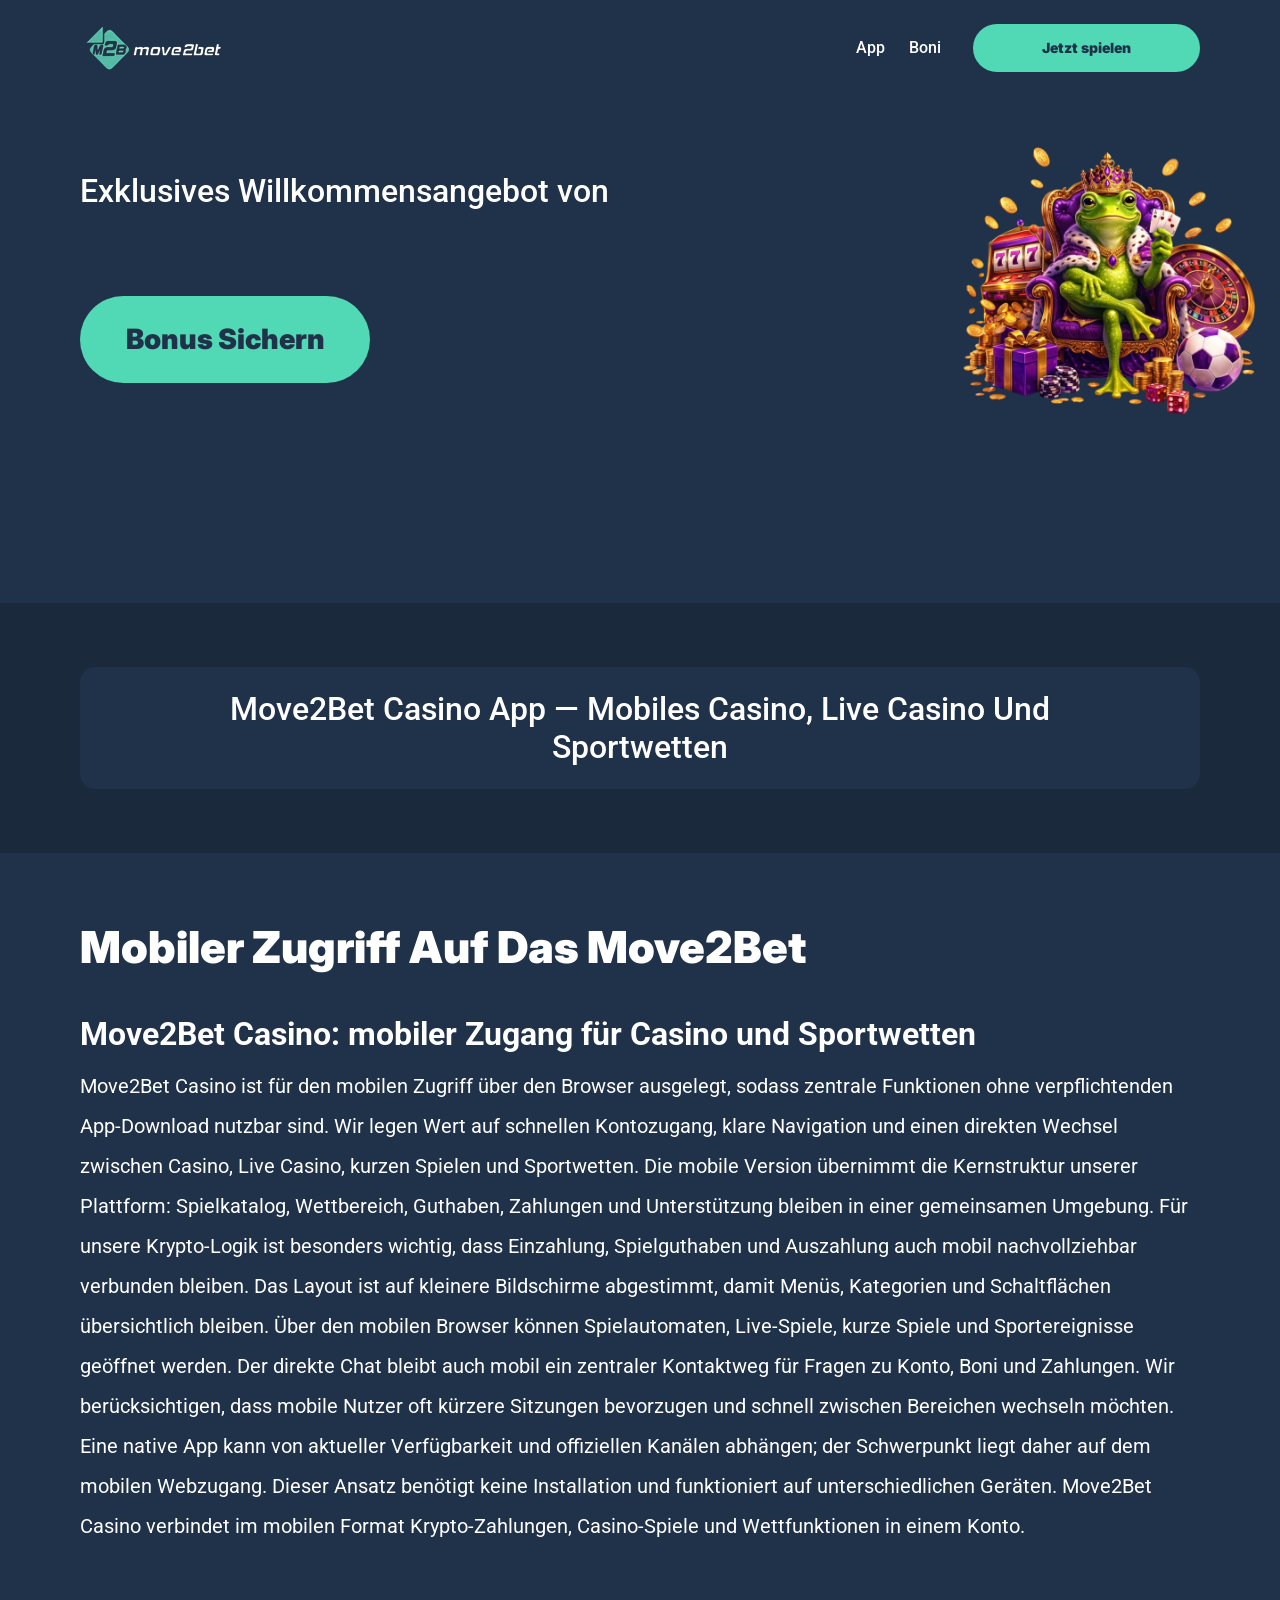
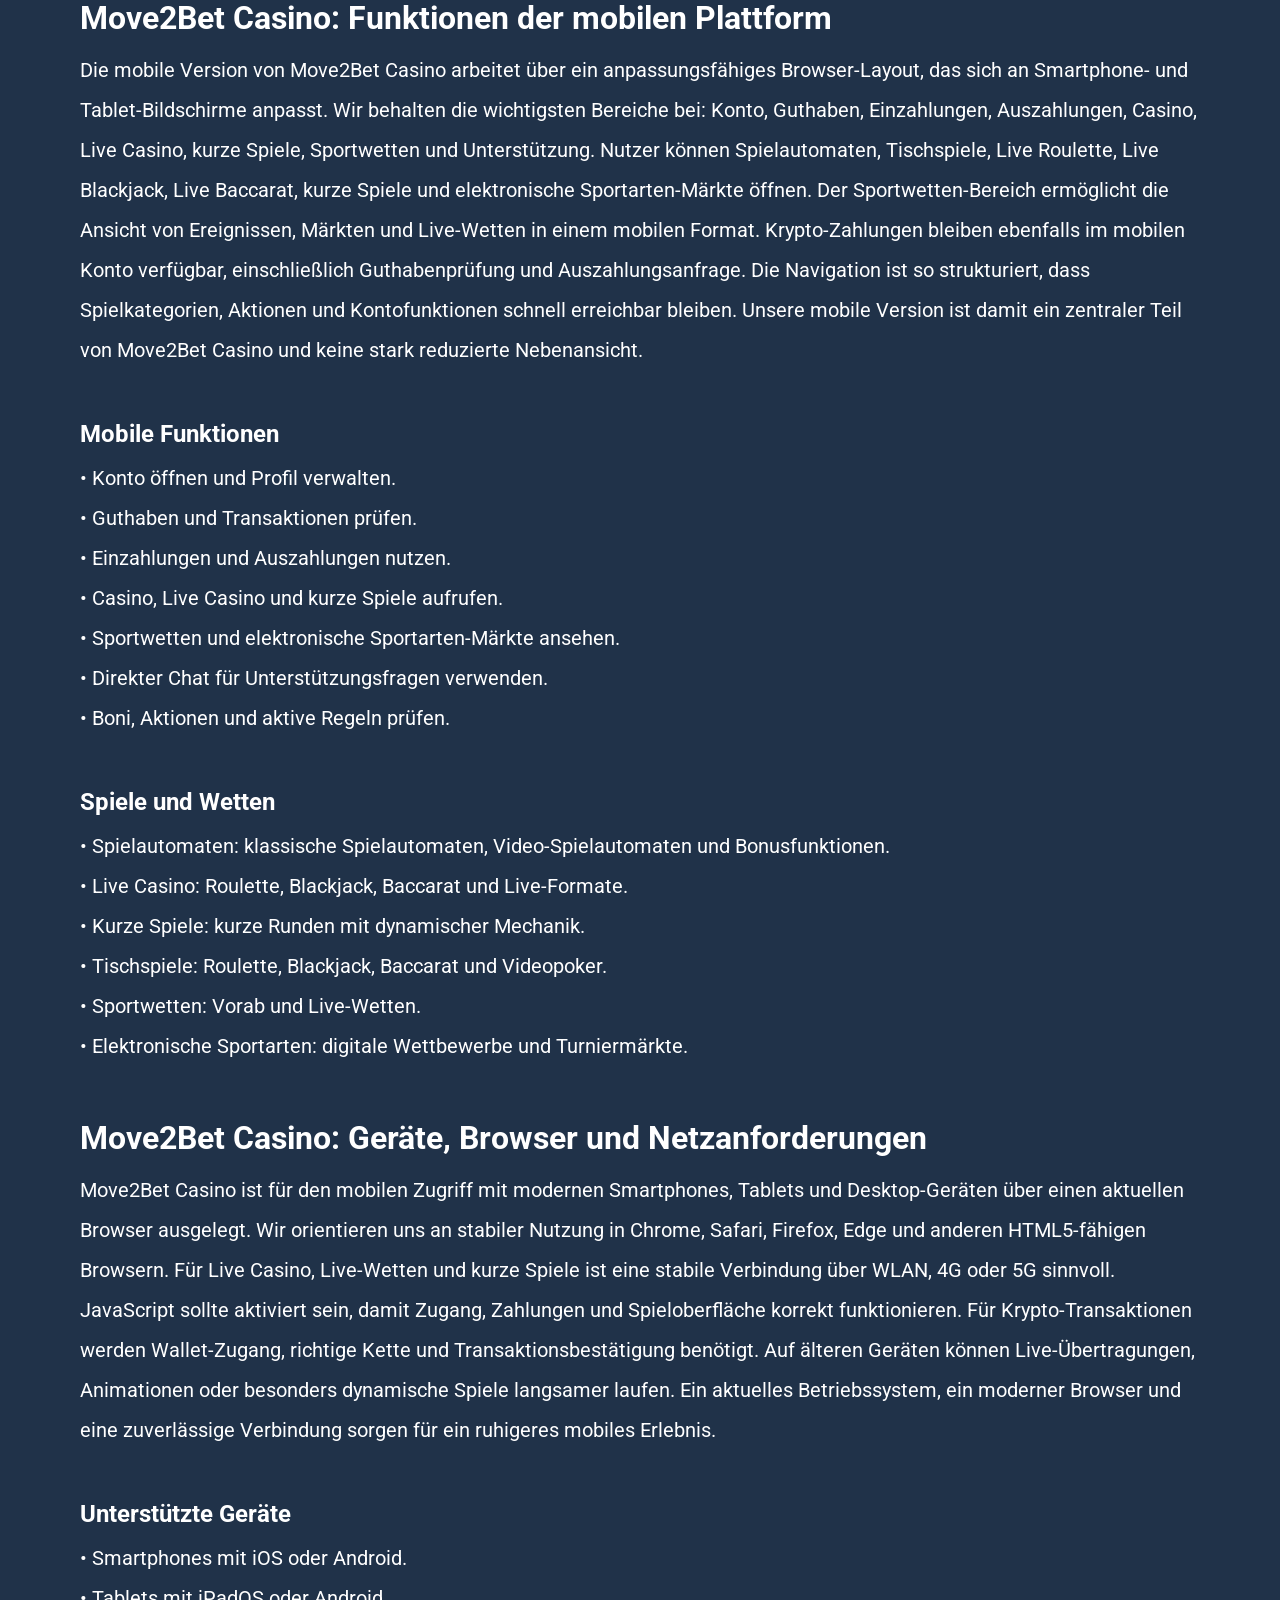
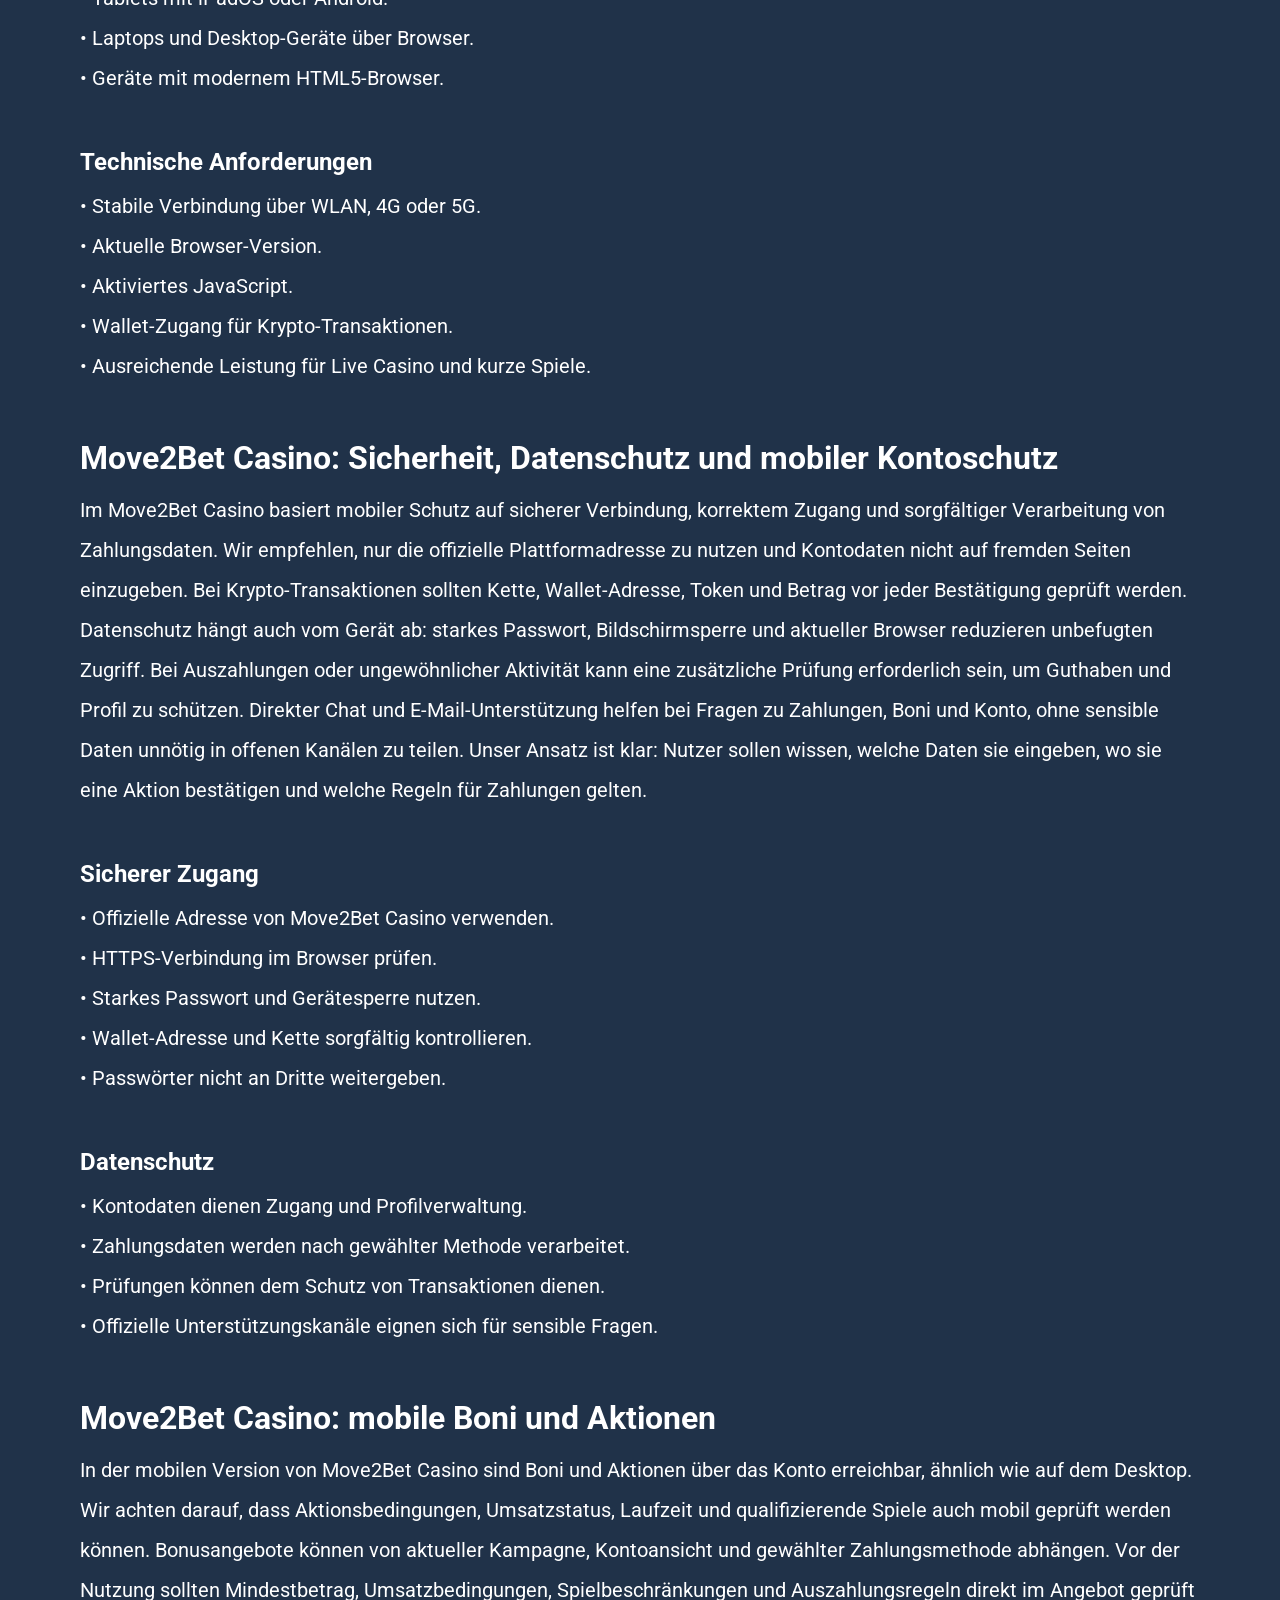
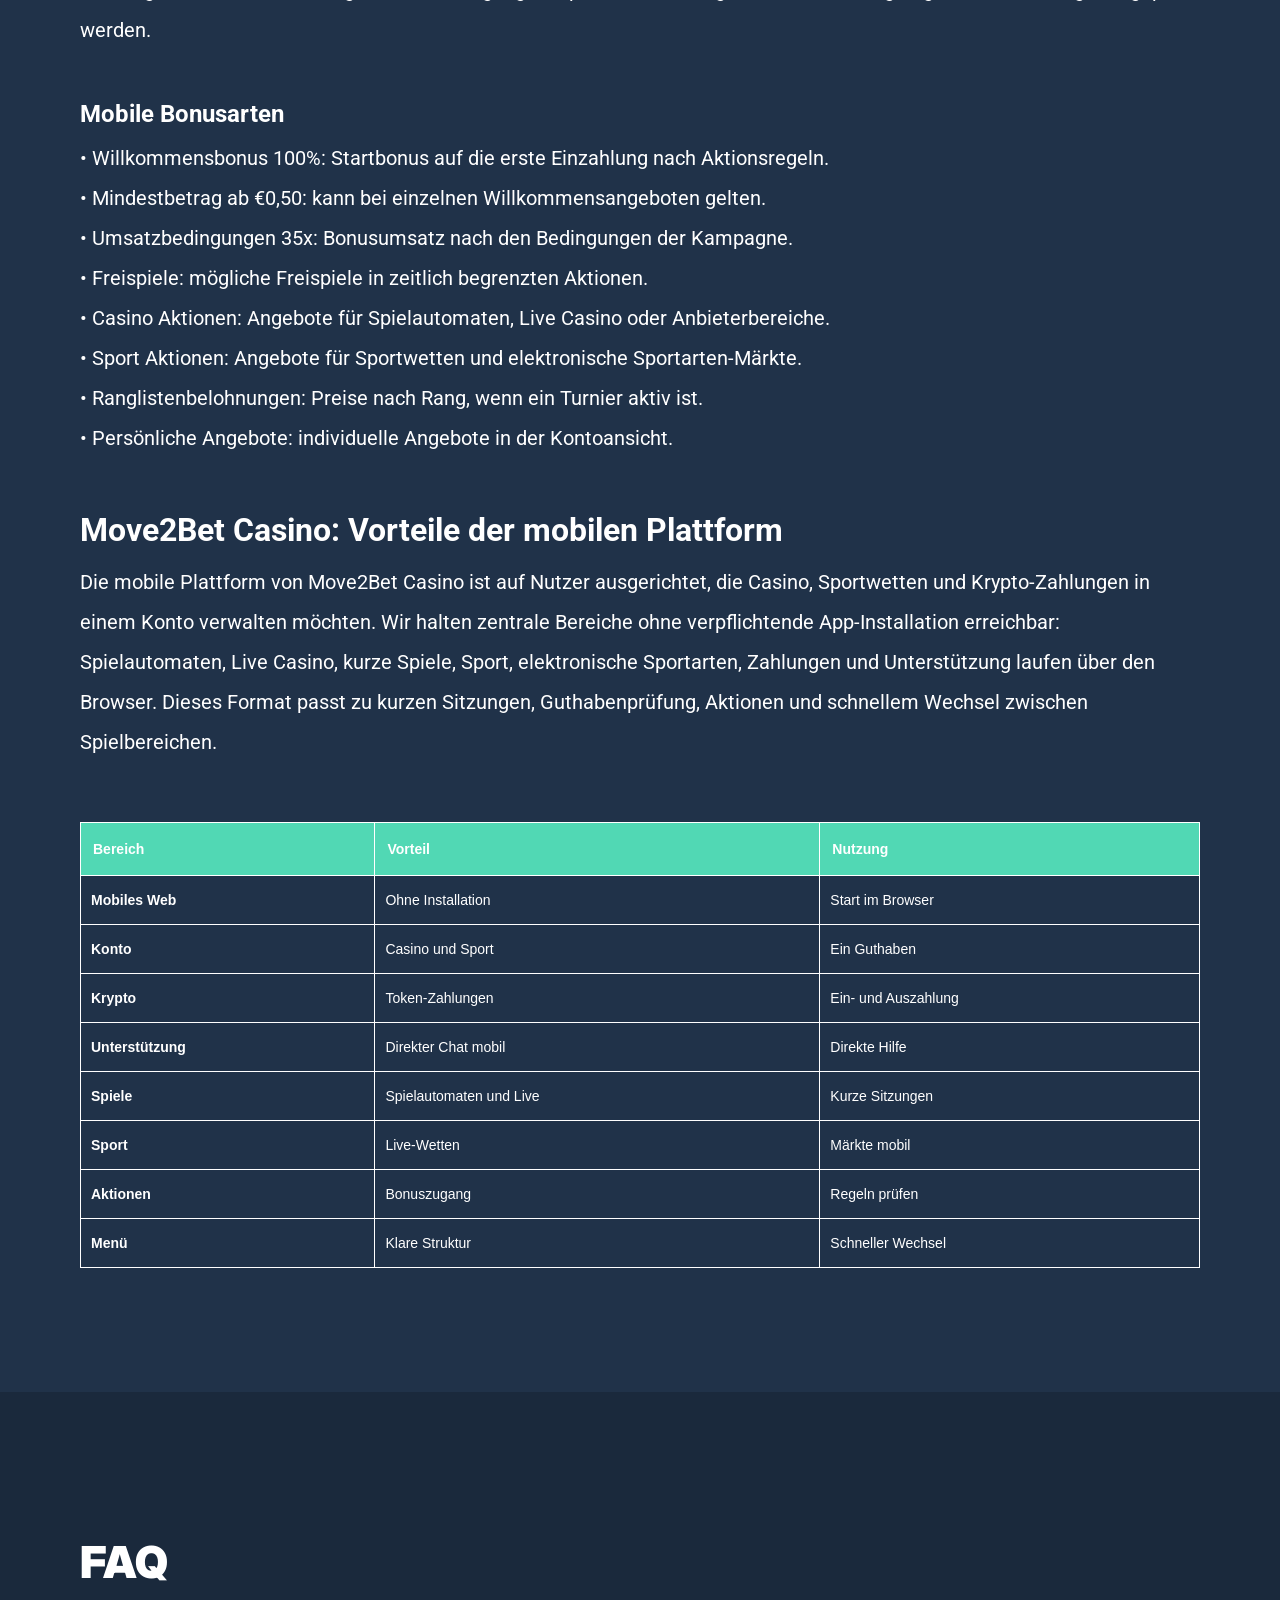
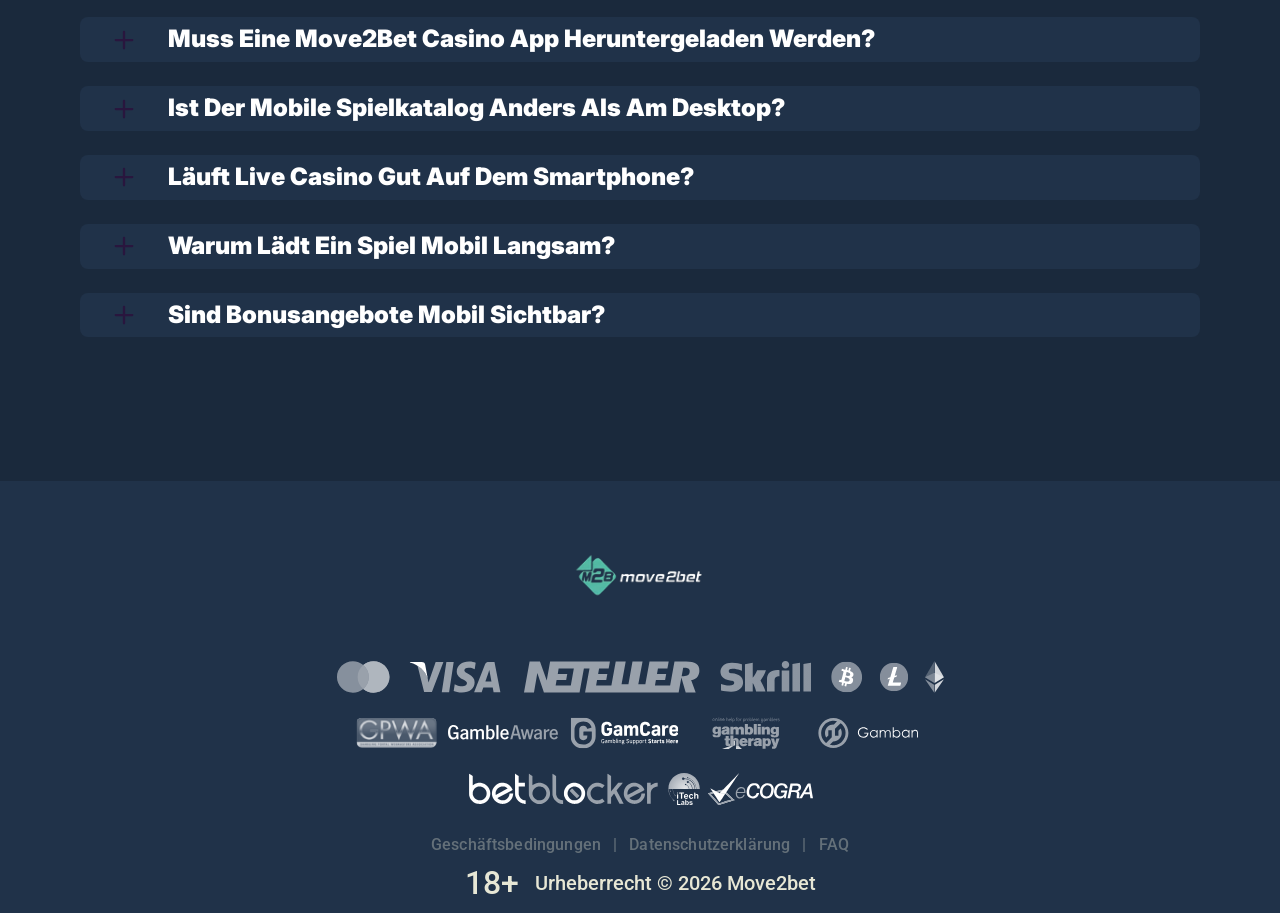
<file: app.html>
<!DOCTYPE html>
<html lang="de-DE">

<head>
    <meta charset="utf-8">

    <script src="./common.js"></script>
    <script src="./pages.js"></script>

    <link rel="manifest" href="./manifest.json">

    <link rel="preconnect" href="https://fonts.googleapis.com" />
    <link rel="preconnect" href="https://fonts.gstatic.com" crossorigin />
    <!-- Google Fonts -->
    <link
            href="https://fonts.googleapis.com/css2?family=Inter:wght@300;400;500;600;700&display=swap"
            rel="stylesheet"
    />
    <!-- Google Fonts -->

    <!-- Google Fonts -->
    <link
            href="https://fonts.googleapis.com/css2?family=Roboto:wght@300;400;500;600;700&display=swap"
            rel="stylesheet"
    />

    <meta name="viewport" content="width=device-width, initial-scale=1, minimum-scale=1, maximum-scale=2">
    <link rel="preload" as="image" href="_assets/images/1781778948-move2bet-casino-latestru-casino-logo-1-2.webp" fetchpriority="high">
    <link rel="stylesheet" href="./normalize.css">
    <link rel="stylesheet" href="./index.css">
    <meta name="theme-color" content="">
    <title>Move2Bet Casino App: mobile Version, Krypto-Spiele und Wetten</title>
    <meta name="description"
          content="Move2Bet Casino App bietet mobilen Zugriff auf Slots, Live Casino, Crash-Games, Sportwetten, eSports, Krypto-Zahlungen und Support über eine klare Browser-Oberfläche.">
    <link rel="canonical" href="https://move2bet-online.com/app">
    <meta property="og:title" content="Move2Bet Casino App: mobile Version, Krypto-Spiele und Wetten">
    <meta property="og:description"
          content="Move2Bet Casino App bietet mobilen Zugriff auf Slots, Live Casino, Crash-Games, Sportwetten, eSports, Krypto-Zahlungen und Support über eine klare Browser-Oberfläche.">
    <meta property="og:url" content="https://move2bet-online.com/app">
    <meta property="og:site_name" content="Move2Bet Casino App: mobile Version, Krypto-Spiele und Wetten">
    <meta property="og:locale" content="de-DE">
    <meta property="og:image" content="_assets/images/1781778900-move.webp">
    <meta property="og:image:width" content="1200">
    <meta property="og:image:height" content="630">
    <meta property="og:type" content="website">
    <meta name="twitter:card" content="summary_large_image">
    <meta name="twitter:site" content="move2bet-online.com/app">
    <meta name="twitter:title" content="Move2Bet Casino App: mobile Version, Krypto-Spiele und Wetten">
    <meta name="twitter:description"
          content="Move2Bet Casino App bietet mobilen Zugriff auf Slots, Live Casino, Crash-Games, Sportwetten, eSports, Krypto-Zahlungen und Support über eine klare Browser-Oberfläche.">
    <meta name="twitter:image" content="_assets/images/1781778900-move.webp">
    <meta name="twitter:image:width" content="1200">
    <meta name="twitter:image:height" content="630">
    <link rel="icon" href="_assets/images/1781778906-1774265768990-0.webp" type="image/x-icon" sizes="16x16">
    <meta name="language" content="de-DE">
    <link rel="apple-touch-icon" href="_assets/images/1781778872-1774265768990-0.webp" sizes="96x96">
    <link rel="icon" href="_assets/images/1781778872-1774265768990-0.webp" type="image/webp" sizes="192x192">

    <link rel="preload" href="_assets/images/1781778997-move.webp" as="image" fetchpriority="high">

</head>

<body>
<svg
        style="display: none"
        xmlns="http://www.w3.org/2000/svg"
        width="1em"
        height="1em"
        viewBox="0 0 256 256"
>
    <symbol id="minus-icon" viewBox="0 0 256 256">
        <path
                fill="#29163E"
                d="M228 128a12 12 0 0 1-12 12H40a12 12 0 0 1 0-24h176a12 12 0 0 1 12 12"
        />
    </symbol>
</svg>

<svg
        style="display: none"
        xmlns="http://www.w3.org/2000/svg"
        width="1em"
        height="1em"
        viewBox="0 0 32 32"
>
    <symbol id="globe-icon" viewBox="0 0 32 32">
        <path
                fill="#51D8B4"
                d="M32.032 16c0-8.501-6.677-15.472-15.072-15.969-0.173-0.019-0.346-0.032-0.523-0.032-0.052 0-0.104 0.005-0.156 0.007-0.093-0.002-0.186-0.007-0.281-0.007-8.84 0-16.032 7.178-16.032 16.001s7.192 16.001 16.032 16.001c0.094 0 0.188-0.006 0.281-0.008 0.052 0.002 0.104 0.008 0.156 0.008 0.176 0 0.349-0.012 0.523-0.032 8.395-0.497 15.072-7.468 15.072-15.969zM29.049 21.151c-0.551-0.16-1.935-0.507-4.377-0.794 0.202-1.381 0.313-2.84 0.313-4.357 0-1.196-0.069-2.354-0.197-3.469 3.094-0.37 4.45-0.835 4.54-0.867l-0.372-1.050c0.695 1.659 1.080 3.478 1.080 5.386 0 1.818-0.352 3.555-0.987 5.151zM8.921 16c0-1.119 0.074-2.212 0.21-3.263 1.621 0.127 3.561 0.222 5.839 0.243v6.939c-2.219 0.021-4.114 0.111-5.709 0.234-0.22-1.319-0.34-2.715-0.34-4.154zM16.967 2.132c2.452 0.711 4.552 4.115 5.492 8.628-1.512 0.12-3.332 0.209-5.492 0.229v-8.857zM14.971 2.156v8.832c-2.136-0.021-3.965-0.109-5.502-0.226 0.96-4.457 3.076-7.836 5.502-8.606zM14.971 21.913l0 7.929c-2.263-0.718-4.256-3.705-5.293-7.719 1.492-0.11 3.253-0.189 5.292-0.21zM16.967 29.868l-0-7.955c2.061 0.020 3.814 0.102 5.288 0.217-1.019 4.067-3 7.076-5.288 7.738zM16.967 19.92l0-6.939c2.291-0.021 4.218-0.118 5.818-0.25 0.131 1.053 0.203 2.147 0.203 3.268 0 1.442-0.116 2.84-0.329 4.16-1.575-0.128-3.462-0.219-5.692-0.24zM28.588 9.81c-0.302 0.094-1.564 0.453-4.094 0.751-0.564-2.998-1.584-5.561-2.91-7.412 3.048 1.325 5.535 3.697 7.005 6.661zM11.213 2.831c-1.632 1.873-2.963 4.568-3.691 7.754-2.265-0.245-3.623-0.534-4.166-0.665 1.585-3.27 4.407-5.836 7.856-7.088zM2.614 11.787c0.385 0.104 1.841 0.467 4.549 0.766-0.155 1.107-0.24 2.26-0.24 3.447 0 1.509 0.136 2.96 0.383 4.334-2.325 0.251-3.755 0.552-4.396 0.706-0.607-1.566-0.944-3.264-0.944-5.041 0-1.467 0.228-2.883 0.649-4.213zM3.784 22.886c0.727-0.154 2.029-0.39 3.956-0.591 0.759 2.803 1.993 5.175 3.473 6.874-3.16-1.148-5.79-3.398-7.429-6.282v0zM21.583 28.849c1.195-1.665 2.14-3.907 2.728-6.525 1.982 0.227 3.226 0.494 3.853 0.652-1.5 2.596-3.808 4.669-6.581 5.873z">
        </path>
    </symbol>
</svg>

<svg width="32" height="31" viewBox="0 0 32 31" fill="none" xmlns="http://www.w3.org/2000/svg">
    <symbol id="star-icon" viewBox="0 0 32 31">
        <path d="M10.0431 24.5932L15.8898 21.0667L21.7365 24.6396L20.2052 17.9577L25.3559 13.5031L18.5811 12.8999L15.8898 6.58913L13.1985 12.8535L6.42371 13.4567L11.5744 17.9577L10.0431 24.5932ZM15.8898 25.4285L8.187 30.0687C7.84672 30.2853 7.49096 30.3781 7.11975 30.3471C6.74853 30.3162 6.42371 30.1925 6.1453 29.9759C5.86688 29.7594 5.65034 29.489 5.49566 29.1648C5.34099 28.8406 5.31005 28.4768 5.40286 28.0734L7.44456 19.3034L0.623417 13.4103C0.314068 13.1319 0.121034 12.8145 0.0443157 12.4581C-0.0324028 12.1017 -0.00951111 11.754 0.112991 11.415C0.235493 11.0759 0.421103 10.7975 0.669819 10.5797C0.918536 10.362 1.25882 10.2227 1.69067 10.1621L10.6927 9.37327L14.1729 1.11366C14.3276 0.742438 14.5676 0.464023 14.8931 0.278414C15.2185 0.0928044 15.5507 0 15.8898 0C16.2288 0 16.5611 0.0928044 16.8865 0.278414C17.2119 0.464023 17.452 0.742438 17.6067 1.11366L21.0869 9.37327L30.0889 10.1621C30.522 10.224 30.8623 10.3632 31.1098 10.5797C31.3572 10.7963 31.5428 11.0747 31.6666 11.415C31.7903 11.7553 31.8138 12.1036 31.7371 12.46C31.6604 12.8163 31.4667 13.1331 31.1562 13.4103L24.335 19.3034L26.3767 28.0734C26.4695 28.4756 26.4386 28.8394 26.2839 29.1648C26.1292 29.4902 25.9127 29.7606 25.6343 29.9759C25.3559 30.1912 25.0311 30.315 24.6598 30.3471C24.2886 30.3793 23.9329 30.2865 23.5926 30.0687L15.8898 25.4285Z" fill="#1e122b"/>
    </symbol>
</svg>

<svg
        xmlns="http://www.w3.org/2000/svg"
        width="1em"
        height="1em"
        viewBox="0 0 256 256"
>
    <symbol id="plus-icon" viewBox="0 0 256 256">
        <path
                fill="#29163E"
                d="M228 128a12 12 0 0 1-12 12h-76v76a12 12 0 0 1-24 0v-76H40a12 12 0 0 1 0-24h76V40a12 12 0 0 1 24 0v76h76a12 12 0 0 1 12 12"
        />
    </symbol>
</svg>

<svg
        width="33"
        height="32"
        viewBox="0 0 33 32"
        fill="none"
        xmlns="http://www.w3.org/2000/svg"
>
    <symbol id="play-icon" viewBox="0 0 33 32">
        <path
                d="M16.8334 0.0786133C7.9606 0.0786133 0.767578 7.20678 0.767578 15.9998C0.767578 24.7929 7.9606 31.921 16.8334 31.921C25.7061 31.921 32.8992 24.7929 32.8992 15.9998C32.8992 7.20678 25.7061 0.0786133 16.8334 0.0786133ZM22.3861 16.8438L14.3532 21.8192C14.1907 21.9197 14.0059 21.9703 13.821 21.9703C13.6536 21.9703 13.4859 21.929 13.3342 21.8454C13.015 21.67 12.8169 21.3372 12.8169 20.9752V11.0244C12.8169 10.6625 13.015 10.3296 13.3342 10.1543C13.6533 9.97788 14.0436 9.98857 14.3532 10.1805L22.3861 15.1559C22.6796 15.3381 22.858 15.6568 22.858 15.9998C22.858 16.3428 22.6796 16.6616 22.3861 16.8438Z"
                fill="#51D8B4"
        />
    </symbol>
</svg>

<svg
        width="20"
        height="20"
        viewBox="0 0 20 20"
        fill="none"
        xmlns="http://www.w3.org/2000/svg"
>
    <symbol id="information-outline" viewBox="0 0 20 20">
        <path
                d="M9 7H11V5H9V7ZM10 18C5.59 18 2 14.41 2 10C2 5.59 5.59 2 10 2C14.41 2 18 5.59 18 10C18 14.41 14.41 18 10 18ZM10 0C8.68678 0 7.38642 0.258658 6.17317 0.761205C4.95991 1.26375 3.85752 2.00035 2.92893 2.92893C1.05357 4.8043 0 7.34784 0 10C0 12.6522 1.05357 15.1957 2.92893 17.0711C3.85752 17.9997 4.95991 18.7362 6.17317 19.2388C7.38642 19.7413 8.68678 20 10 20C12.6522 20 15.1957 18.9464 17.0711 17.0711C18.9464 15.1957 20 12.6522 20 10C20 8.68678 19.7413 7.38642 19.2388 6.17317C18.7362 4.95991 17.9997 3.85752 17.0711 2.92893C16.1425 2.00035 15.0401 1.26375 13.8268 0.761205C12.6136 0.258658 11.3132 0 10 0ZM9 15H11V9H9V15Z"
                fill="#ffffff"
        />
    </symbol>
</svg>

<div class="wrapper">
    <header class="header" id="top">
        <div class="headerBlock">
            <div class="headerLogoContainer"><a href="/" aria-label="Main page"><img class="header__logo logo"
                                                                                                     src="_assets/images/1781778948-move2bet-casino-latestru-casino-logo-1-2.webp" alt="Move2bet Logo" /></a></div>

            <div class="navBlockMain">

                <!-- Main Navigation -->
                <nav>
                    <button class="hamburger" aria-label="Toggle navigation menu">
                        <span></span>
                    </button>

                    <ul class="nav__list nav__list--header">

                        <li><a href="index">index</a></li>
                        <li><a href="app">App</a></li>
                        <li><a href="boni">Boni</a></li>
                        <li><a href="geschaeftsbedingungen">Geschäftsbedingungen</a></li>
                        <li><a href="datenschutzerklaerung">Datenschutzerklärung</a></li>
                        <li><a href="faq">FAQ</a></li>

                    </ul>
                </nav>
                <!-- CTA buttons -->
                <div class="btn__list">

                    <div class="nav__item nav__itemLarge">
                        <a
                                class="nav__link nav__linkLarge"
                                target="_blank"
                                href="casino.html?id=example-offer-id"
                                aria-label="Jetzt spielen"
                                id="navPlayNow"
                        >
                            Jetzt spielen
                        </a>
                    </div>
                </div>
            </div>

        </div>
    </header>
    <main class="main">
        <section class="heroContainer">
            <div class="hero">
                <div class="heroBlock block">
                    <div class="heroGroup">
                        <div class="heroTextGroup">
                            <p class="heroText heroTextDesktop">Exklusives Willkommensangebot von</p>
                            <p class="heroText heroTextMobile">Exklusives Willkommensangebot von</p>
                            <p class="heroText heroTextBonus" id="bonusText"></p>
                        </div><a target="_blank" class="heroLink" id="bonusLink" href="/" aria-label="Spiel starten"><span
                            class="heroButton btn btn--large">Bonus sichern</span></a>
                    </div>
                </div>
            </div>
            <div class="heroUnder">
                <h1 class="heroText heroMainTitle">Move2Bet Casino App — mobiles Casino, Live Casino und Sportwetten</h1>
            </div>
        </section>
        <div class="historyCircleContainer">
            <section class="history">
                <div class="container">
                    <div class="historyBlock block">
                        <h2 class="historyTitle title">Mobiler Zugriff auf das Move2Bet</h2>
                        <div class="historyDescription"><h3 style = "font-weight: bold;font-size: 32px;">
Move2Bet Casino: mobiler Zugang für Casino und Sportwetten
</h3>
<p>
Move2Bet Casino ist für den mobilen Zugriff über den Browser ausgelegt, sodass zentrale Funktionen ohne verpflichtenden App-Download nutzbar sind. Wir legen Wert auf schnellen Konto&shy;zugang, klare Navigation und einen direkten Wechsel zwischen Casino, Live Casino, kurzen Spielen und Sportwetten. Die mobile Version übernimmt die Kernstruktur unserer Plattform: Spielkatalog, Wettbereich, Guthaben, Zahlungen und Unterstützung bleiben in einer gemeinsamen Umgebung. Für unsere Krypto-Logik ist besonders wichtig, dass Einzahlung, Spielguthaben und Auszahlung auch mobil nachvollziehbar verbunden bleiben. Das Layout ist auf kleinere Bildschirme abgestimmt, damit Menüs, Kategorien und Schaltflächen übersichtlich bleiben. Über den mobilen Browser können Spielautomaten, Live-Spiele, kurze Spiele und Sportereignisse geöffnet werden. Der direkte Chat bleibt auch mobil ein zentraler Kontaktweg für Fragen zu Konto, Boni und Zahlungen. Wir berücksichtigen, dass mobile Nutzer oft kürzere Sitzungen bevorzugen und schnell zwischen Bereichen wechseln möchten. Eine native App kann von aktueller Verfügbarkeit und offiziellen Kanälen abhängen; der Schwerpunkt liegt daher auf dem mobilen Webzugang. Dieser Ansatz benötigt keine Installation und funktioniert auf unterschiedlichen Geräten. Move2Bet Casino verbindet im mobilen Format Krypto-Zahlungen, Casino-Spiele und Wettfunktionen in einem Konto.
</p>
<br>

<h3 style = "font-weight: bold;font-size: 32px;">
Move2Bet Casino: Funktionen der mobilen Plattform
</h3>
<p>
Die mobile Version von Move2Bet Casino arbeitet über ein anpassungsfähiges Browser-Layout, das sich an Smartphone- und Tablet-Bildschirme anpasst. Wir behalten die wichtigsten Bereiche bei: Konto, Guthaben, Einzahlungen, Auszahlungen, Casino, Live Casino, kurze Spiele, Sportwetten und Unterstützung. Nutzer können Spielautomaten, Tischspiele, Live Roulette, Live Blackjack, Live Baccarat, kurze Spiele und elektronische Sportarten-Märkte öffnen. Der Sportwetten-Bereich ermöglicht die Ansicht von Ereignissen, Märkten und Live-Wetten in einem mobilen Format. Krypto-Zahlungen bleiben ebenfalls im mobilen Konto verfügbar, einschließlich Guthabenprüfung und Auszahlungsanfrage. Die Navigation ist so strukturiert, dass Spielkategorien, Aktionen und Kontofunktionen schnell erreichbar bleiben. Unsere mobile Version ist damit ein zentraler Teil von Move2Bet Casino und keine stark reduzierte Nebenansicht.
</p>
<br>
<h4 style = "font-weight: bold; font-size: 24px;">
Mobile Funktionen
</h4>
<ul>
            <li>• Konto öffnen und Profil verwalten.</li>
            <li>• Guthaben und Transaktionen prüfen.</li>
            <li>• Einzahlungen und Auszahlungen nutzen.</li>
            <li>• Casino, Live Casino und kurze Spiele aufrufen.</li>
            <li>• Sportwetten und elektronische Sportarten-Märkte ansehen.</li>
            <li>• Direkter Chat für Unterstützungsfragen verwenden.</li>
            <li>• Boni, Aktionen und aktive Regeln prüfen.</li>
        </ul><br>
<h4 style = "font-weight: bold; font-size: 24px;">
Spiele und Wetten
</h4>
<ul>
            <li>• Spielautomaten: klassische Spielautomaten, Video-Spielautomaten und Bonusfunktionen.</li>
            <li>• Live Casino: Roulette, Blackjack, Baccarat und Live-Formate.</li>
            <li>• Kurze Spiele: kurze Runden mit dynamischer Mechanik.</li>
            <li>• Tischspiele: Roulette, Blackjack, Baccarat und Videopoker.</li>
            <li>• Sportwetten: Vorab und Live-Wetten.</li>
            <li>• Elektronische Sportarten: digitale Wettbewerbe und Turniermärkte.</li>
        </ul><br>

<h3 style = "font-weight: bold;font-size: 32px;">
Move2Bet Casino: Geräte, Browser und Netzanforderungen
</h3>
<p>
Move2Bet Casino ist für den mobilen Zugriff mit modernen Smartphones, Tablets und Desktop-Geräten über einen aktuellen Browser ausgelegt. Wir orientieren uns an stabiler Nutzung in Chrome, Safari, Firefox, Edge und anderen HTML5-fähigen Browsern. Für Live Casino, Live-Wetten und kurze Spiele ist eine stabile Verbindung über WLAN, 4G oder 5G sinnvoll. JavaScript sollte aktiviert sein, damit Zugang, Zahlungen und Spieloberfläche korrekt funktionieren. Für Krypto-Transaktionen werden Wallet-Zugang, richtige Kette und Transaktionsbestätigung benötigt. Auf älteren Geräten können Live-Übertragungen, Animationen oder besonders dynamische Spiele langsamer laufen. Ein aktuelles Betriebssystem, ein moderner Browser und eine zuverlässige Verbindung sorgen für ein ruhigeres mobiles Erlebnis.
</p>
<br>
<h4 style = "font-weight: bold; font-size: 24px;">
Unterstützte Geräte
</h4>
<ul>
            <li>• Smartphones mit iOS oder Android.</li>
            <li>• Tablets mit iPadOS oder Android.</li>
            <li>• Laptops und Desktop-Geräte über Browser.</li>
            <li>• Geräte mit modernem HTML5-Browser.</li>
        </ul><br>
<h4 style = "font-weight: bold; font-size: 24px;">
Technische Anforderungen
</h4>
<ul>
            <li>• Stabile Verbindung über WLAN, 4G oder 5G.</li>
            <li>• Aktuelle Browser-Version.</li>
            <li>• Aktiviertes JavaScript.</li>
            <li>• Wallet-Zugang für Krypto-Transaktionen.</li>
            <li>• Ausreichende Leistung für Live Casino und kurze Spiele.</li>
        </ul><br>

<h3 style = "font-weight: bold;font-size: 32px;">
Move2Bet Casino: Sicherheit, Datenschutz und mobiler Kontoschutz
</h3>
<p>
Im Move2Bet Casino basiert mobiler Schutz auf sicherer Verbindung, korrektem Zugang und sorgfältiger Verarbeitung von Zahlungsdaten. Wir empfehlen, nur die offizielle Plattformadresse zu nutzen und Kontodaten nicht auf fremden Seiten einzugeben. Bei Krypto-Transaktionen sollten Kette, Wallet-Adresse, Token und Betrag vor jeder Bestätigung geprüft werden. Datenschutz hängt auch vom Gerät ab: starkes Passwort, Bildschirmsperre und aktueller Browser reduzieren unbefugten Zugriff. Bei Auszahlungen oder ungewöhnlicher Aktivität kann eine zusätzliche Prüfung erforderlich sein, um Guthaben und Profil zu schützen. Direkter Chat und E-Mail-Unterstützung helfen bei Fragen zu Zahlungen, Boni und Konto, ohne sensible Daten unnötig in offenen Kanälen zu teilen. Unser Ansatz ist klar: Nutzer sollen wissen, welche Daten sie eingeben, wo sie eine Aktion bestätigen und welche Regeln für Zahlungen gelten.
</p>
<br>
<h4 style = "font-weight: bold; font-size: 24px;">
Sicherer Zugang
</h4>
<ul>
            <li>• Offizielle Adresse von Move2Bet Casino verwenden.</li>
            <li>• HTTPS-Verbindung im Browser prüfen.</li>
            <li>• Starkes Passwort und Gerätesperre nutzen.</li>
            <li>• Wallet-Adresse und Kette sorgfältig kontrollieren.</li>
            <li>• Passwörter nicht an Dritte weitergeben.</li>
        </ul><br>
<h4 style = "font-weight: bold; font-size: 24px;">
Datenschutz
</h4>
<ul>
            <li>• Kontodaten dienen Zugang und Profilverwaltung.</li>
            <li>• Zahlungsdaten werden nach gewählter Methode verarbeitet.</li>
            <li>• Prüfungen können dem Schutz von Transaktionen dienen.</li>
            <li>• Offizielle Unterstützungskanäle eignen sich für sensible Fragen.</li>
        </ul><br>

<h3 style = "font-weight: bold;font-size: 32px;">
Move2Bet Casino: mobile Boni und Aktionen
</h3>
<p>
In der mobilen Version von Move2Bet Casino sind Boni und Aktionen über das Konto erreichbar, ähnlich wie auf dem Desktop. Wir achten darauf, dass Aktionsbedingungen, Umsatzstatus, Laufzeit und qualifizierende Spiele auch mobil geprüft werden können. Bonusangebote können von aktueller Kampagne, Kontoansicht und gewählter Zahlungsmethode abhängen. Vor der Nutzung sollten Mindestbetrag, Umsatzbedingungen, Spielbeschränkungen und Auszahlungsregeln direkt im Angebot geprüft werden.
</p>
<br>
<h4 style = "font-weight: bold; font-size: 24px;">
Mobile Bonusarten
</h4>
<ul>
            <li>• Willkommensbonus 100%: Startbonus auf die erste Einzahlung nach Aktionsregeln.</li>
            <li>• Mindestbetrag ab €0,50: kann bei einzelnen Willkommensangeboten gelten.</li>
            <li>• Umsatzbedingungen 35x: Bonusumsatz nach den Bedingungen der Kampagne.</li>
            <li>• Freispiele: mögliche Freispiele in zeitlich begrenzten Aktionen.</li>
            <li>• Casino Aktionen: Angebote für Spielautomaten, Live Casino oder Anbieterbereiche.</li>
            <li>• Sport Aktionen: Angebote für Sportwetten und elektronische Sportarten-Märkte.</li>
            <li>• Ranglistenbelohnungen: Preise nach Rang, wenn ein Turnier aktiv ist.</li>
            <li>• Persönliche Angebote: individuelle Angebote in der Kontoansicht.</li>
        </ul><br>

<h3 style = "font-weight: bold;font-size: 32px;">
Move2Bet Casino: Vorteile der mobilen Plattform
</h3>
<p>
Die mobile Plattform von Move2Bet Casino ist auf Nutzer ausgerichtet, die Casino, Sportwetten und Krypto-Zahlungen in einem Konto verwalten möchten. Wir halten zentrale Bereiche ohne verpflichtende App-Installation erreichbar: Spielautomaten, Live Casino, kurze Spiele, Sport, elektronische Sportarten, Zahlungen und Unterstützung laufen über den Browser. Dieses Format passt zu kurzen Sitzungen, Guthabenprüfung, Aktionen und schnellem Wechsel zwischen Spielbereichen.
</p>
<br>
<table style="width: 100%; border-collapse: collapse; margin: 20px auto; font-family: sans-serif; color: #ffffff;font-size:14px">
  <thead>
    <tr style="background-color: #51D8B4;">
      <th style="border: 1px solid #ffffff; padding: 12px; text-align: left; color: #ffffff; font-weight: bold;">Bereich</th>
      <th style="border: 1px solid #ffffff; padding: 12px; text-align: left; color: #ffffff; font-weight: bold;">Vorteil</th>
      <th style="border: 1px solid #ffffff; padding: 12px; text-align: left; color: #ffffff; font-weight: bold;">Nutzung</th>
    </tr>
  </thead>
  <tbody>
    <tr>
      <td style="border: 1px solid #ffffff; padding: 10px;"><strong>Mobiles Web</strong></td>
      <td style="border: 1px solid #ffffff; padding: 10px;">Ohne Instal&shy;lation</td>
      <td style="border: 1px solid #ffffff; padding: 10px;">Start im Browser</td>
    </tr>
    <tr>
      <td style="border: 1px solid #ffffff; padding: 10px;"><strong>Konto</strong></td>
      <td style="border: 1px solid #ffffff; padding: 10px;">Casino und Sport</td>
      <td style="border: 1px solid #ffffff; padding: 10px;">Ein Guthaben</td>
    </tr>
    <tr>
      <td style="border: 1px solid #ffffff; padding: 10px;"><strong>Krypto</strong></td>
      <td style="border: 1px solid #ffffff; padding: 10px;">Token-Zahl&shy;ungen</td>
      <td style="border: 1px solid #ffffff; padding: 10px;">Ein- und Auszahl&shy;ung</td>
    </tr>
    <tr>
      <td style="border: 1px solid #ffffff; padding: 10px;"><strong>Unterstützung</strong></td>
      <td style="border: 1px solid #ffffff; padding: 10px;">Direkter Chat mobil</td>
      <td style="border: 1px solid #ffffff; padding: 10px;">Direkte Hilfe</td>
    </tr>
    <tr>
      <td style="border: 1px solid #ffffff; padding: 10px;"><strong>Spiele</strong></td>
      <td style="border: 1px solid #ffffff; padding: 10px;">Spielautomaten und Live</td>
      <td style="border: 1px solid #ffffff; padding: 10px;">Kurze Sitzungen</td>
    </tr>
    <tr>
      <td style="border: 1px solid #ffffff; padding: 10px;"><strong>Sport</strong></td>
      <td style="border: 1px solid #ffffff; padding: 10px;">Live-Wetten</td>
      <td style="border: 1px solid #ffffff; padding: 10px;">Märkte mobil</td>
    </tr>
    <tr>
      <td style="border: 1px solid #ffffff; padding: 10px;"><strong>Aktionen</strong></td>
      <td style="border: 1px solid #ffffff; padding: 10px;">Bonus&shy;zugang</td>
      <td style="border: 1px solid #ffffff; padding: 10px;">Regeln prüfen</td>
    </tr>
    <tr>
      <td style="border: 1px solid #ffffff; padding: 10px;"><strong>Menü</strong></td>
      <td style="border: 1px solid #ffffff; padding: 10px;">Klare Struktur</td>
      <td style="border: 1px solid #ffffff; padding: 10px;">Schneller Wechsel</td>
    </tr>
  </tbody>
</table>
<br>
</div>
                    </div>
                </div>
            </section>
        </div>
        <section class="faq">
            <div class="container">
                <div class="faqBlock block">
                    <h2 class="faqTitle title"><span>FAQ</span></h2>
                    <div class="faqGroup"><input class="faqInput" type="checkbox" id="muss_eine_move2bet_casino_app_heruntergeladen_werden"/><label
                            class="faqLabel" for="muss_eine_move2bet_casino_app_heruntergeladen_werden">

                        <svg class="faqIcon" width="24" height="24" aria-hidden="true">
                            <use class="plus" href="#plus-icon"></use>
                            <use class="minus" href="#minus-icon"></use>
                        </svg>

                        <span class="gradientContainer"> Muss eine Move2Bet Casino App heruntergeladen werden? </span></label>
                        <div class="faqContent">
                            <p>Wir setzen den Schwerpunkt auf mobilen Browserzugang, sodass zentrale Funktionen ohne verpflichtende Installation genutzt werden können.</p>
                        </div>
                    </div>
                    <div class="faqGroup"><input class="faqInput" type="checkbox" id="ist_der_mobile_spielkatalog_anders_als_am_desktop"/><label
                            class="faqLabel" for="ist_der_mobile_spielkatalog_anders_als_am_desktop">

                        <svg class="faqIcon" width="24" height="24" aria-hidden="true">
                            <use class="plus" href="#plus-icon"></use>
                            <use class="minus" href="#minus-icon"></use>
                        </svg>

                        <span class="gradientContainer"> Ist der mobile Spielkatalog anders als am Desktop? </span></label>
                        <div class="faqContent">
                            <p>Die wichtigsten Bereiche bleiben erhalten: Slots, Live Casino, Crash-Games, Tischspiele, Sportwetten und eSports; einzelne Spiele hängen vom Anbieter und Konto ab.</p>
                        </div>
                    </div>
                    <div class="faqGroup"><input class="faqInput" type="checkbox" id="luft_live_casino_gut_auf_dem_smartphone"/><label
                            class="faqLabel" for="luft_live_casino_gut_auf_dem_smartphone">

                        <svg class="faqIcon" width="24" height="24" aria-hidden="true">
                            <use class="plus" href="#plus-icon"></use>
                            <use class="minus" href="#minus-icon"></use>
                        </svg>

                        <span class="gradientContainer"> Läuft Live Casino gut auf dem Smartphone? </span></label>
                        <div class="faqContent">
                            <p>Live Casino kann mobil genutzt werden; Streamqualität und Ladezeit hängen von Gerät, Browser und Netzstabilität ab.</p>
                        </div>
                    </div>
                    <div class="faqGroup"><input class="faqInput" type="checkbox" id="warum_ldt_ein_spiel_mobil_langsam"/><label
                            class="faqLabel" for="warum_ldt_ein_spiel_mobil_langsam">

                        <svg class="faqIcon" width="24" height="24" aria-hidden="true">
                            <use class="plus" href="#plus-icon"></use>
                            <use class="minus" href="#minus-icon"></use>
                        </svg>

                        <span class="gradientContainer"> Warum lädt ein Spiel mobil langsam? </span></label>
                        <div class="faqContent">
                            <p>Mögliche Gründe sind schwache Verbindung, alter Browser, wenig Gerätespeicher, blockierte Seitenelemente oder hohe Last im Live-Spiel.</p>
                        </div>
                    </div>
                    <div class="faqGroup"><input class="faqInput" type="checkbox" id="sind_bonusangebote_mobil_sichtbar"/><label
                            class="faqLabel" for="sind_bonusangebote_mobil_sichtbar">

                        <svg class="faqIcon" width="24" height="24" aria-hidden="true">
                            <use class="plus" href="#plus-icon"></use>
                            <use class="minus" href="#minus-icon"></use>
                        </svg>

                        <span class="gradientContainer"> Sind Bonusangebote mobil sichtbar? </span></label>
                        <div class="faqContent">
                            <p>Ja, Boni und Promotions können im mobilen Konto geprüft werden, einschließlich Wagering, Laufzeit, Spieleinschränkungen und Status.</p>
                        </div>
                    </div>
                </div>
            </div>
        </section>
    </main>
</div>

<footer class="footer">
    <div class="footerContainer">
        <div class="footerTop">
            <div class="footerLogoContainer"><a href="https://move2bet-online.com/app" aria-label="Main page"><img class="footer__logo"
                                                                                                     src="_assets/images/1781779027-move2bet-casino-latestru-casino-logo-1-2.webp" alt="" width="140"
                                                                                                     height="48" /></a></div>
            <div class="footerPay">
                <div class="payBlock"><img class="payElementGrey"
                                           src="./assets/images/footer/payment/masterCard.svg" alt="MasterCard" /><img
                        class="payElementColor" src="./assets/images/footer/payment/masterCard--color.svg"
                        alt="MasterCard" title="MasterCard in Move2bet" /></div>
                <div class="payBlock"><img class="payElementGrey" src="./assets/images/footer/payment/visa.svg"
                                           alt="Visa" /><img class="payElementColor"
                                                             src="./assets/images/footer/payment/visa--color.svg" alt="Visa" title="Visa in Move2bet" /></div>
                <div class="payBlock"><img class="payElementGrey" src="./assets/images/footer/payment/neteller.svg"
                                           alt="Neteller" /><img class="payElementColor"
                                                                 src="./assets/images/footer/payment/neteller--color.svg" alt="Neteller" title="Neteller in Move2bet" /></div>
                <div class="payBlock"><img class="payElementGrey" src="./assets/images/footer/payment/skrill.svg"
                                           alt="Skrill" /><img class="payElementColor"
                                                               src="./assets/images/footer/payment/skrill--color.svg" alt="Skrill" title="Skrill in Move2bet" /></div>
                <div class="payBlock"><img class="payElementGrey" src="./assets/images/footer/payment/bitcoin.svg"
                                           alt="Bitcoin" /><img class="payElementColor"
                                                                src="./assets/images/footer/payment/bitcoin--color.svg" alt="Bitcoin" title="Bitcoin in Move2bet" /></div>
                <div class="payBlock"><img class="payElementGrey" src="./assets/images/footer/payment/litecoin.svg"
                                           alt="Litecoin" /><img class="payElementColor"
                                                                 src="./assets/images/footer/payment/litecoin--color.svg" alt="Litecoin" title="Litecoin in Move2bet" /></div>
                <div class="payBlock"><img class="payElementGrey" src="./assets/images/footer/payment/ethereum.svg"
                                           alt="Ethereum" /><img class="payElementColor"
                                                                 src="./assets/images/footer/payment/ethereum--color.svg" alt="Ethereum" title="Ethereum in Move2bet" /></div>
            </div>
        </div>
        <div class="footerMiddle">
            <div class="footerOperator">
                <div class="operatorBlock"><img class="operatorElementGrey"
                                                src="./assets/images/footer/operator/gpwa.svg" alt="GPWA" /><img
                        class="operatorElementColor" src="./assets/images/footer/operator/gpwa--color.svg"
                        alt="GPWA" title="GPWA in Move2bet" /></div>
                <div class="operatorBlock"><img class="operatorElementGrey"
                                                src="./assets/images/footer/operator/gambleaware.svg" alt="Gamble Aware" /><img
                        class="operatorElementColor" src="./assets/images/footer/operator/gambleaware--color.svg"
                        alt="Gamble Aware" title="Gamble Aware in Move2bet" /></div>
                <div class="operatorBlock"><img class="operatorElementGrey"
                                                src="./assets/images/footer/operator/gamcare.svg" alt="GamCare" /><img
                        class="operatorElementColor" src="./assets/images/footer/operator/gamcare--color.svg"
                        alt="GamCare" title="GamCare in Move2bet" /></div>
                <div class="operatorBlock"><img class="operatorElementGrey"
                                                src="./assets/images/footer/operator/gambling-therapy.svg" alt="Gambling Therapy" /><img
                        class="operatorElementColor"
                        src="./assets/images/footer/operator/gambling-therapy--color.svg" alt="Gambling Therapy" title="Gambling Therapy in Move2bet" />
                </div>
                <div class="operatorBlock"><img class="operatorElementGrey"
                                                src="./assets/images/footer/operator/gamban.svg" alt="Gamban" /><img
                        class="operatorElementColor" src="./assets/images/footer/operator/gamban--color.svg"
                        alt="Gamban" title="Gamban in Move2bet" /></div>
                <div class="operatorBlock"><img class="operatorElementGrey"
                                                src="./assets/images/footer/operator/betblocker.svg" alt="BetBlocker" /><img
                        class="operatorElementColor" src="./assets/images/footer/operator/betblocker--color.svg"
                        alt="BetBlocker" title="BetBlocker in Move2bet" /></div>
                <div class="operatorBlock"><img class="operatorElementGrey"
                                                src="./assets/images/footer/operator/itech_labs.svg" alt="ITech Labs" /><img
                        class="operatorElementColor" src="./assets/images/footer/operator/itech_labs--color.svg"
                        alt="ITech Labs" title="ITech Labs in Move2bet" /></div>
                <div class="operatorBlock"><img class="operatorElementGrey"
                                                src="./assets/images/footer/operator/ecogra.svg" alt="eCOGRA" /><img
                        class="operatorElementColor" src="./assets/images/footer/operator/ecogra--color.svg"
                        alt="eCOGRA" title="eCOGRA in Move2bet" /></div>
            </div>
        </div>
        <div class="footerNavBlock">
            <nav>
                <ul class="nav__list--footer">

                    <li class="footer__navItem"><a href="index">index</a></li>
                    <li class="footer__navItem"><a href="app">App</a></li>
                    <li class="footer__navItem"><a href="boni">Boni</a></li>
                    <li class="footer__navItem"><a href="geschaeftsbedingungen">Geschäftsbedingungen</a></li>
                    <li class="footer__navItem"><a href="datenschutzerklaerung">Datenschutzerklärung</a></li>
                    <li class="footer__navItem"><a href="faq">FAQ</a></li>

                </ul>
            </nav>
        </div>
        <div class="footerBottom">
            <div class="footerBottomGroup">
                <p class="footerBottomAge">18+</p>
                <p class="footerBottomCopyright">Urheberrecht © <span class="js-current-year"></span> Move2bet </p>
            </div>
        </div>
    </div>
</footer>

<script>
    var playButtonName = "#play-icon";
    var informationOutlineName =
        "#information-outline";
    var topCasinoButtonText = "Bonus sichern";
    var welcomeBonusText = "Willkommensbonus";
    var bonusDetailsButtonText = "";
    var playNowText = "";
    var maximumAmountText = "";
    var wagerText = "";
    var bonusCodeText = "";
    var depositText = "";
    var casinoName = "Move2bet";
</script>

</body>
</html>
</file>
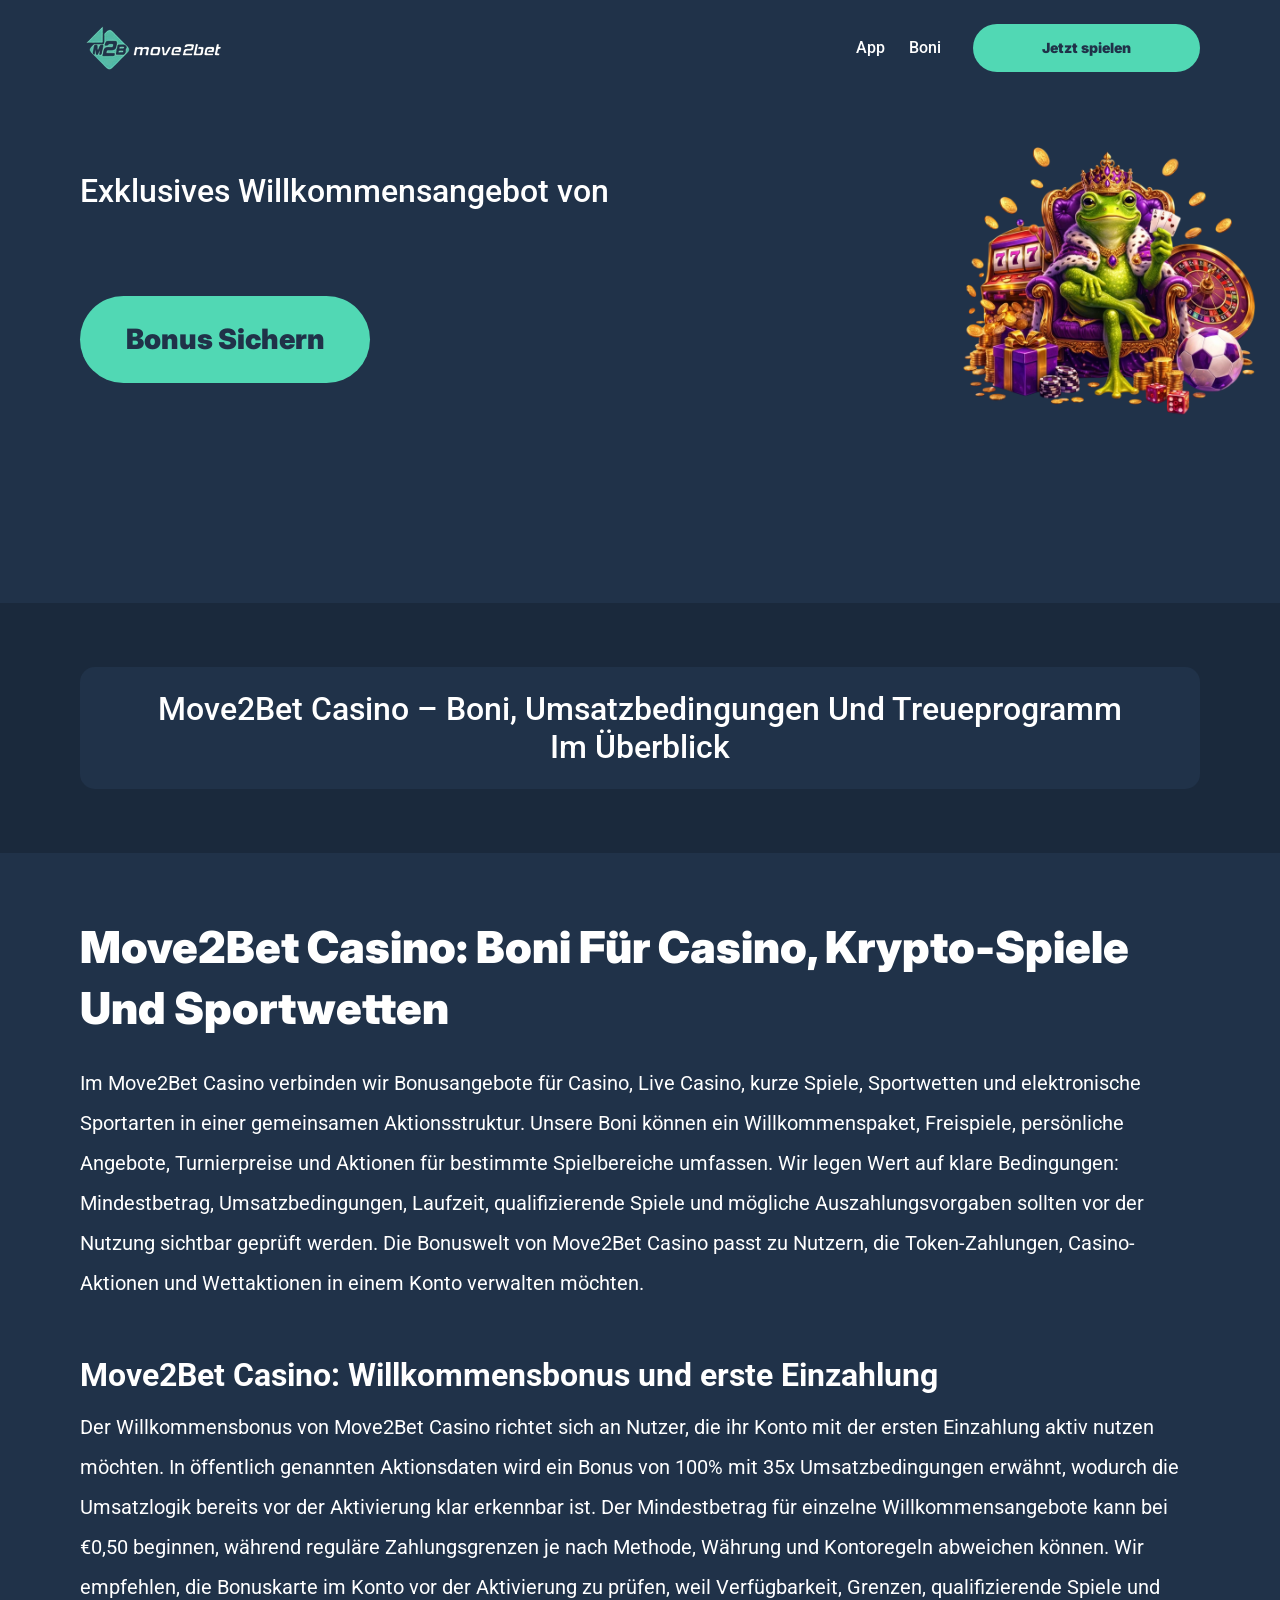
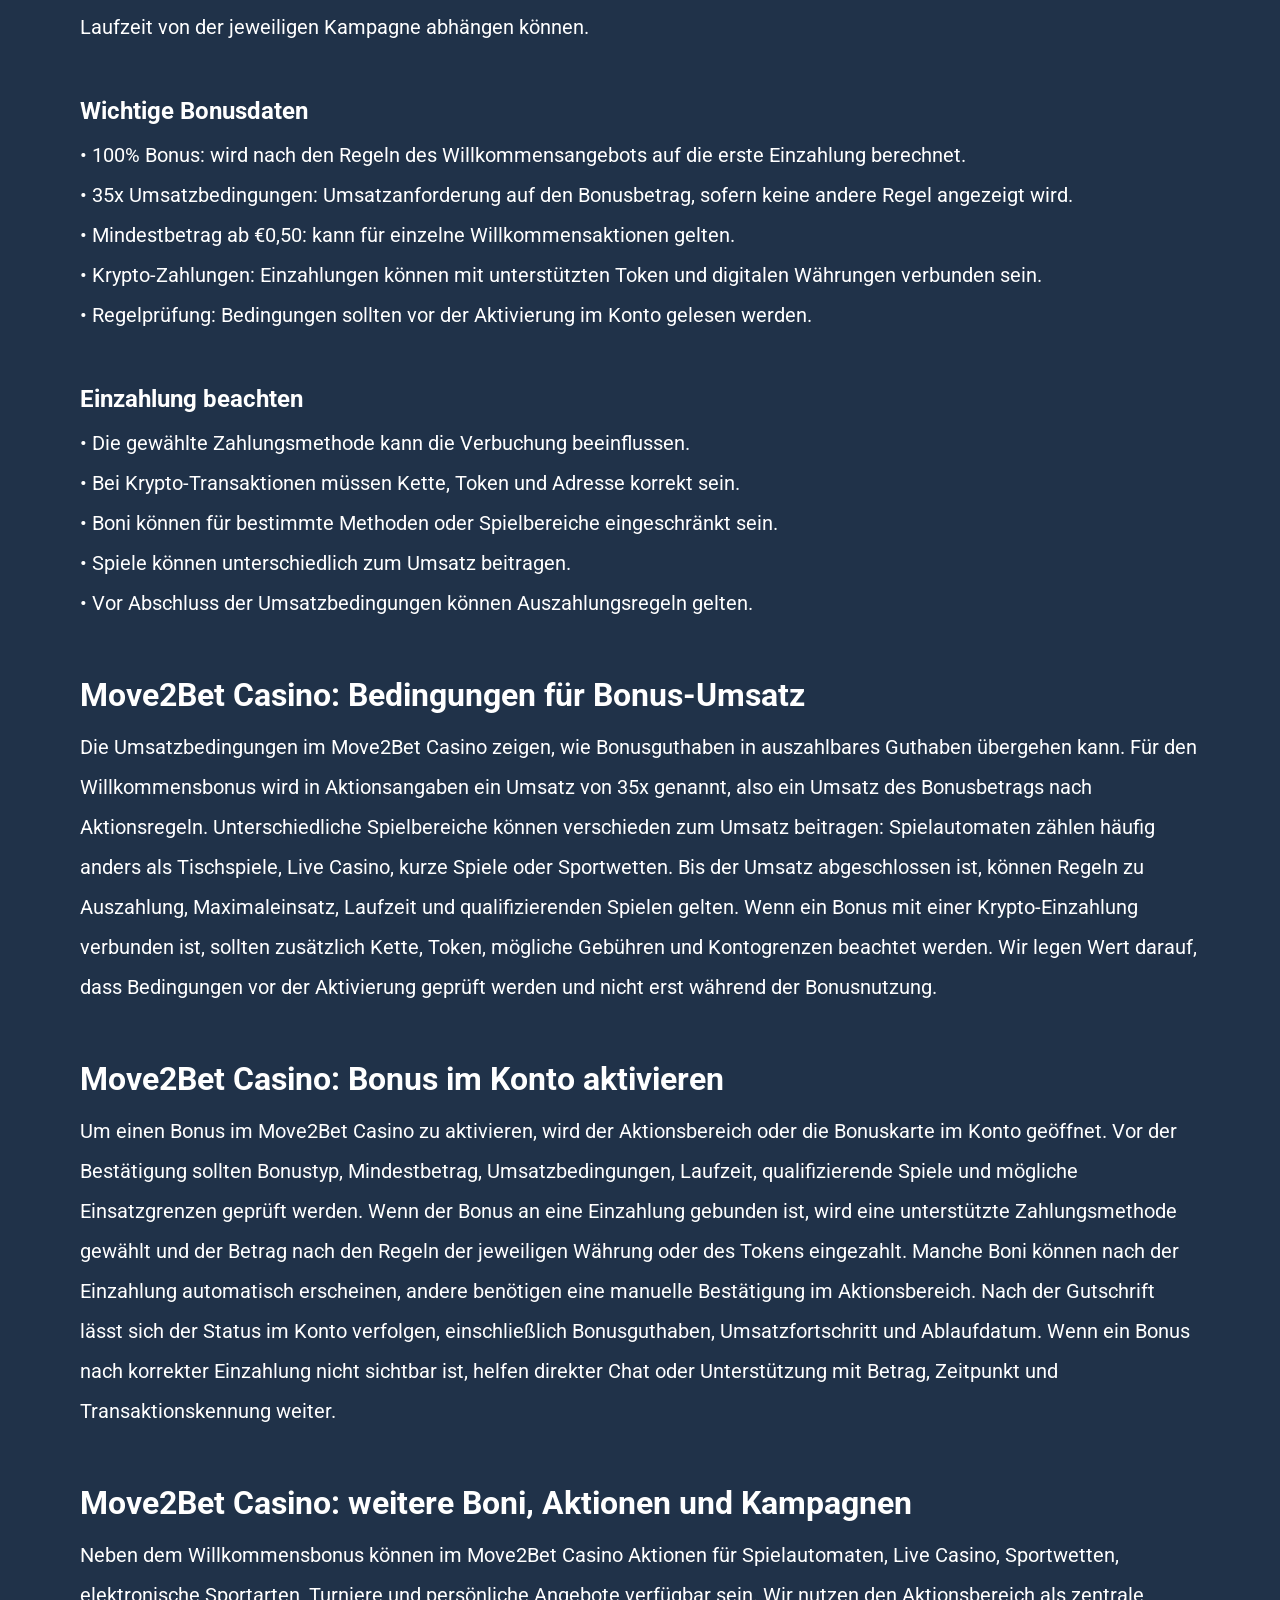
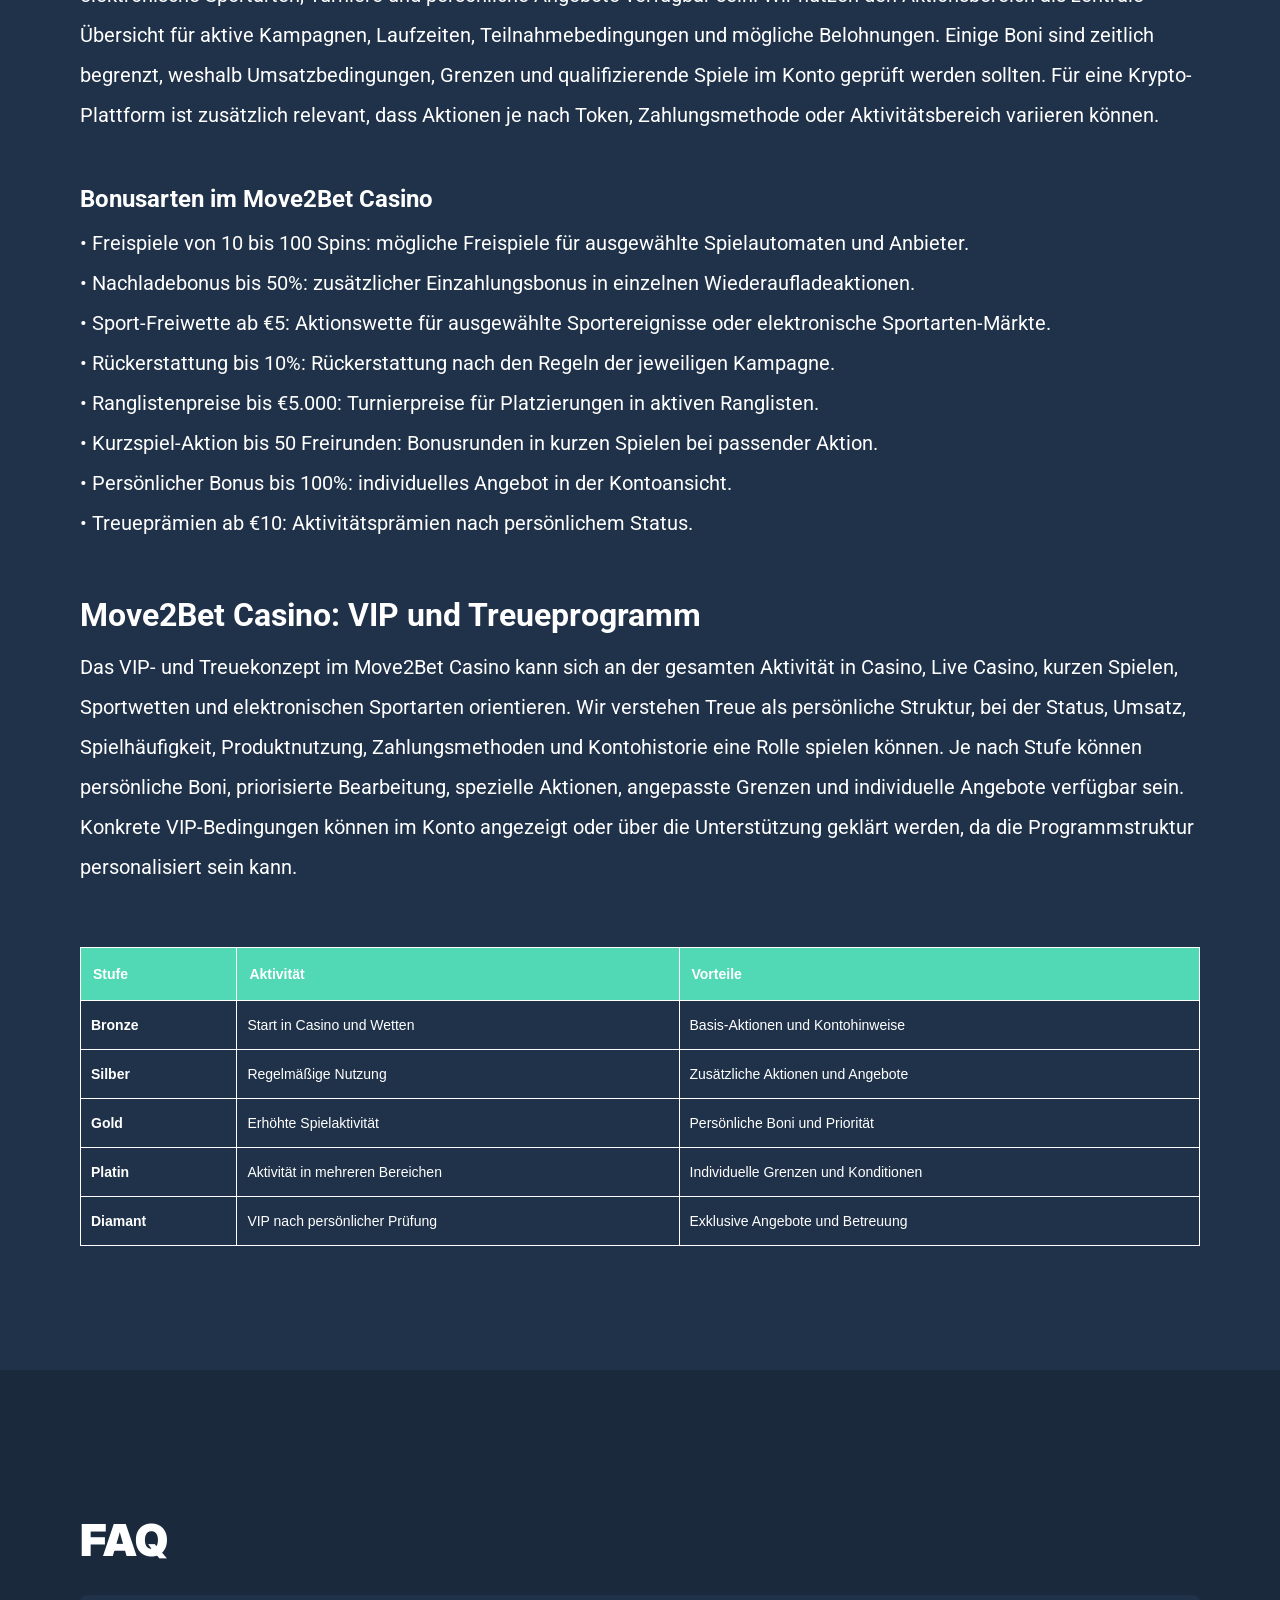
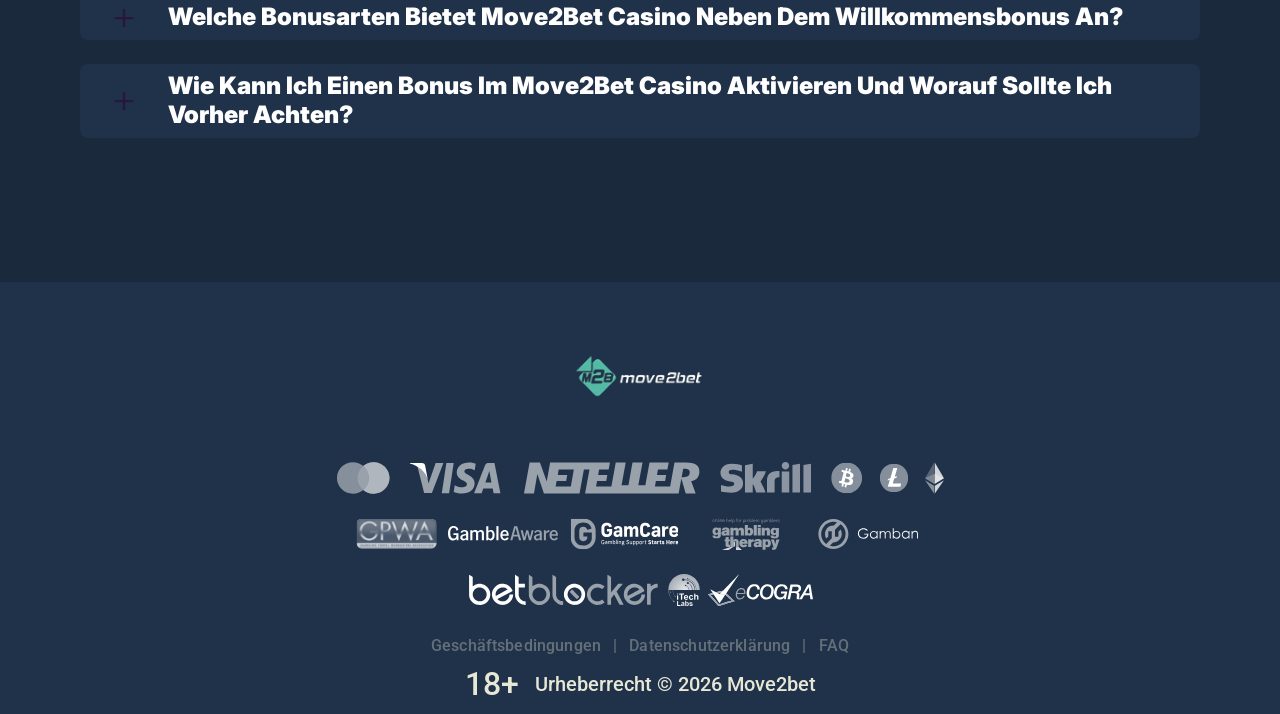
<file: boni.html>
<!DOCTYPE html>
<html lang="de-DE">

<head>
    <meta charset="utf-8">
    <script src="./common.js"></script>
    <script src="./pages.js"></script>

    <link rel="manifest" href="./manifest.json">

    <link rel="preconnect" href="https://fonts.googleapis.com" />
    <link rel="preconnect" href="https://fonts.gstatic.com" crossorigin />
    <!-- Google Fonts -->
    <link
            href="https://fonts.googleapis.com/css2?family=Inter:wght@300;400;500;600;700&display=swap"
            rel="stylesheet"
    />
    <!-- Google Fonts -->

    <!-- Google Fonts -->
    <link
            href="https://fonts.googleapis.com/css2?family=Roboto:wght@300;400;500;600;700&display=swap"
            rel="stylesheet"
    />

    <meta name="viewport" content="width=device-width, initial-scale=1, minimum-scale=1, maximum-scale=2">
    <link rel="preload" as="image" href="_assets/images/1781778948-move2bet-casino-latestru-casino-logo-1-2.webp" fetchpriority="high">
    <link rel="stylesheet" href="./normalize.css">
    <link rel="stylesheet" href="./index.css">
    <meta name="theme-color" content="">
    <title>Move2Bet Casino Boni 2026 – Willkommensbonus, Umsatz &amp; VIP-Programm</title>
    <meta name="description"
          content="Entdecken Sie die Bonuswelt von Move2Bet Casino: 100% Willkommensbonus, 35x Umsatz, Freispiele, Sportwetten &amp; VIP-Treueprogramm. Jetzt Aktionen prüfen und Bonus aktivieren!">
    <link rel="canonical" href="https://move2bet-online.com/boni">
    <meta property="og:title" content="Move2Bet Casino Boni 2026 – Willkommensbonus, Umsatz &amp; VIP-Programm">
    <meta property="og:description"
          content="Entdecken Sie die Bonuswelt von Move2Bet Casino: 100% Willkommensbonus, 35x Umsatz, Freispiele, Sportwetten &amp; VIP-Treueprogramm. Jetzt Aktionen prüfen und Bonus aktivieren!">
    <meta property="og:url" content="https://move2bet-online.com/boni">
    <meta property="og:site_name" content="Move2Bet Casino Boni 2026 – Willkommensbonus, Umsatz &amp; VIP-Programm">
    <meta property="og:locale" content="de-DE">
    <meta property="og:image" content="_assets/images/1781778900-move.webp">
    <meta property="og:image:width" content="1200">
    <meta property="og:image:height" content="630">
    <meta property="og:type" content="website">
    <meta name="twitter:card" content="summary_large_image">
    <meta name="twitter:site" content="move2bet-online.com/boni">
    <meta name="twitter:title" content="Move2Bet Casino Boni 2026 – Willkommensbonus, Umsatz &amp; VIP-Programm">
    <meta name="twitter:description"
          content="Entdecken Sie die Bonuswelt von Move2Bet Casino: 100% Willkommensbonus, 35x Umsatz, Freispiele, Sportwetten &amp; VIP-Treueprogramm. Jetzt Aktionen prüfen und Bonus aktivieren!">
    <meta name="twitter:image" content="_assets/images/1781778900-move.webp">
    <meta name="twitter:image:width" content="1200">
    <meta name="twitter:image:height" content="630">
    <link rel="icon" href="_assets/images/1781778906-1774265768990-0.webp" type="image/x-icon" sizes="16x16">
    <meta name="language" content="de-DE">
    <link rel="apple-touch-icon" href="_assets/images/1781778872-1774265768990-0.webp" sizes="96x96">
    <link rel="icon" href="_assets/images/1781778872-1774265768990-0.webp" type="image/webp" sizes="192x192">

    <link rel="preload" href="_assets/images/1781778997-move.webp" as="image" fetchpriority="high">

</head>

<body>
<svg
        style="display: none"
        xmlns="http://www.w3.org/2000/svg"
        width="1em"
        height="1em"
        viewBox="0 0 256 256"
>
    <symbol id="minus-icon" viewBox="0 0 256 256">
        <path
                fill="#29163E"
                d="M228 128a12 12 0 0 1-12 12H40a12 12 0 0 1 0-24h176a12 12 0 0 1 12 12"
        />
    </symbol>
</svg>

<svg
        style="display: none"
        xmlns="http://www.w3.org/2000/svg"
        width="1em"
        height="1em"
        viewBox="0 0 32 32"
>
    <symbol id="globe-icon" viewBox="0 0 32 32">
        <path
                fill="#51D8B4"
                d="M32.032 16c0-8.501-6.677-15.472-15.072-15.969-0.173-0.019-0.346-0.032-0.523-0.032-0.052 0-0.104 0.005-0.156 0.007-0.093-0.002-0.186-0.007-0.281-0.007-8.84 0-16.032 7.178-16.032 16.001s7.192 16.001 16.032 16.001c0.094 0 0.188-0.006 0.281-0.008 0.052 0.002 0.104 0.008 0.156 0.008 0.176 0 0.349-0.012 0.523-0.032 8.395-0.497 15.072-7.468 15.072-15.969zM29.049 21.151c-0.551-0.16-1.935-0.507-4.377-0.794 0.202-1.381 0.313-2.84 0.313-4.357 0-1.196-0.069-2.354-0.197-3.469 3.094-0.37 4.45-0.835 4.54-0.867l-0.372-1.050c0.695 1.659 1.080 3.478 1.080 5.386 0 1.818-0.352 3.555-0.987 5.151zM8.921 16c0-1.119 0.074-2.212 0.21-3.263 1.621 0.127 3.561 0.222 5.839 0.243v6.939c-2.219 0.021-4.114 0.111-5.709 0.234-0.22-1.319-0.34-2.715-0.34-4.154zM16.967 2.132c2.452 0.711 4.552 4.115 5.492 8.628-1.512 0.12-3.332 0.209-5.492 0.229v-8.857zM14.971 2.156v8.832c-2.136-0.021-3.965-0.109-5.502-0.226 0.96-4.457 3.076-7.836 5.502-8.606zM14.971 21.913l0 7.929c-2.263-0.718-4.256-3.705-5.293-7.719 1.492-0.11 3.253-0.189 5.292-0.21zM16.967 29.868l-0-7.955c2.061 0.020 3.814 0.102 5.288 0.217-1.019 4.067-3 7.076-5.288 7.738zM16.967 19.92l0-6.939c2.291-0.021 4.218-0.118 5.818-0.25 0.131 1.053 0.203 2.147 0.203 3.268 0 1.442-0.116 2.84-0.329 4.16-1.575-0.128-3.462-0.219-5.692-0.24zM28.588 9.81c-0.302 0.094-1.564 0.453-4.094 0.751-0.564-2.998-1.584-5.561-2.91-7.412 3.048 1.325 5.535 3.697 7.005 6.661zM11.213 2.831c-1.632 1.873-2.963 4.568-3.691 7.754-2.265-0.245-3.623-0.534-4.166-0.665 1.585-3.27 4.407-5.836 7.856-7.088zM2.614 11.787c0.385 0.104 1.841 0.467 4.549 0.766-0.155 1.107-0.24 2.26-0.24 3.447 0 1.509 0.136 2.96 0.383 4.334-2.325 0.251-3.755 0.552-4.396 0.706-0.607-1.566-0.944-3.264-0.944-5.041 0-1.467 0.228-2.883 0.649-4.213zM3.784 22.886c0.727-0.154 2.029-0.39 3.956-0.591 0.759 2.803 1.993 5.175 3.473 6.874-3.16-1.148-5.79-3.398-7.429-6.282v0zM21.583 28.849c1.195-1.665 2.14-3.907 2.728-6.525 1.982 0.227 3.226 0.494 3.853 0.652-1.5 2.596-3.808 4.669-6.581 5.873z">
        </path>
    </symbol>
</svg>

<svg width="32" height="31" viewBox="0 0 32 31" fill="none" xmlns="http://www.w3.org/2000/svg">
    <symbol id="star-icon" viewBox="0 0 32 31">
        <path d="M10.0431 24.5932L15.8898 21.0667L21.7365 24.6396L20.2052 17.9577L25.3559 13.5031L18.5811 12.8999L15.8898 6.58913L13.1985 12.8535L6.42371 13.4567L11.5744 17.9577L10.0431 24.5932ZM15.8898 25.4285L8.187 30.0687C7.84672 30.2853 7.49096 30.3781 7.11975 30.3471C6.74853 30.3162 6.42371 30.1925 6.1453 29.9759C5.86688 29.7594 5.65034 29.489 5.49566 29.1648C5.34099 28.8406 5.31005 28.4768 5.40286 28.0734L7.44456 19.3034L0.623417 13.4103C0.314068 13.1319 0.121034 12.8145 0.0443157 12.4581C-0.0324028 12.1017 -0.00951111 11.754 0.112991 11.415C0.235493 11.0759 0.421103 10.7975 0.669819 10.5797C0.918536 10.362 1.25882 10.2227 1.69067 10.1621L10.6927 9.37327L14.1729 1.11366C14.3276 0.742438 14.5676 0.464023 14.8931 0.278414C15.2185 0.0928044 15.5507 0 15.8898 0C16.2288 0 16.5611 0.0928044 16.8865 0.278414C17.2119 0.464023 17.452 0.742438 17.6067 1.11366L21.0869 9.37327L30.0889 10.1621C30.522 10.224 30.8623 10.3632 31.1098 10.5797C31.3572 10.7963 31.5428 11.0747 31.6666 11.415C31.7903 11.7553 31.8138 12.1036 31.7371 12.46C31.6604 12.8163 31.4667 13.1331 31.1562 13.4103L24.335 19.3034L26.3767 28.0734C26.4695 28.4756 26.4386 28.8394 26.2839 29.1648C26.1292 29.4902 25.9127 29.7606 25.6343 29.9759C25.3559 30.1912 25.0311 30.315 24.6598 30.3471C24.2886 30.3793 23.9329 30.2865 23.5926 30.0687L15.8898 25.4285Z" fill="#1e122b"/>
    </symbol>
</svg>

<svg
        xmlns="http://www.w3.org/2000/svg"
        width="1em"
        height="1em"
        viewBox="0 0 256 256"
>
    <symbol id="plus-icon" viewBox="0 0 256 256">
        <path
                fill="#29163E"
                d="M228 128a12 12 0 0 1-12 12h-76v76a12 12 0 0 1-24 0v-76H40a12 12 0 0 1 0-24h76V40a12 12 0 0 1 24 0v76h76a12 12 0 0 1 12 12"
        />
    </symbol>
</svg>

<svg
        width="33"
        height="32"
        viewBox="0 0 33 32"
        fill="none"
        xmlns="http://www.w3.org/2000/svg"
>
    <symbol id="play-icon" viewBox="0 0 33 32">
        <path
                d="M16.8334 0.0786133C7.9606 0.0786133 0.767578 7.20678 0.767578 15.9998C0.767578 24.7929 7.9606 31.921 16.8334 31.921C25.7061 31.921 32.8992 24.7929 32.8992 15.9998C32.8992 7.20678 25.7061 0.0786133 16.8334 0.0786133ZM22.3861 16.8438L14.3532 21.8192C14.1907 21.9197 14.0059 21.9703 13.821 21.9703C13.6536 21.9703 13.4859 21.929 13.3342 21.8454C13.015 21.67 12.8169 21.3372 12.8169 20.9752V11.0244C12.8169 10.6625 13.015 10.3296 13.3342 10.1543C13.6533 9.97788 14.0436 9.98857 14.3532 10.1805L22.3861 15.1559C22.6796 15.3381 22.858 15.6568 22.858 15.9998C22.858 16.3428 22.6796 16.6616 22.3861 16.8438Z"
                fill="#51D8B4"
        />
    </symbol>
</svg>

<svg
        width="20"
        height="20"
        viewBox="0 0 20 20"
        fill="none"
        xmlns="http://www.w3.org/2000/svg"
>
    <symbol id="information-outline" viewBox="0 0 20 20">
        <path
                d="M9 7H11V5H9V7ZM10 18C5.59 18 2 14.41 2 10C2 5.59 5.59 2 10 2C14.41 2 18 5.59 18 10C18 14.41 14.41 18 10 18ZM10 0C8.68678 0 7.38642 0.258658 6.17317 0.761205C4.95991 1.26375 3.85752 2.00035 2.92893 2.92893C1.05357 4.8043 0 7.34784 0 10C0 12.6522 1.05357 15.1957 2.92893 17.0711C3.85752 17.9997 4.95991 18.7362 6.17317 19.2388C7.38642 19.7413 8.68678 20 10 20C12.6522 20 15.1957 18.9464 17.0711 17.0711C18.9464 15.1957 20 12.6522 20 10C20 8.68678 19.7413 7.38642 19.2388 6.17317C18.7362 4.95991 17.9997 3.85752 17.0711 2.92893C16.1425 2.00035 15.0401 1.26375 13.8268 0.761205C12.6136 0.258658 11.3132 0 10 0ZM9 15H11V9H9V15Z"
                fill="#ffffff"
        />
    </symbol>
</svg>

<div class="wrapper">
    <header class="header" id="top">
        <div class="headerBlock">
            <div class="headerLogoContainer"><a href="/" aria-label="Main page"><img class="header__logo logo"
                                                                                                     src="_assets/images/1781778948-move2bet-casino-latestru-casino-logo-1-2.webp" alt="Move2bet Logo" /></a></div>

            <div class="navBlockMain">

                <!-- Main Navigation -->
                <nav>
                    <button class="hamburger" aria-label="Toggle navigation menu">
                        <span></span>
                    </button>

                    <ul class="nav__list nav__list--header">

                        <li><a href="index">index</a></li>
                        <li><a href="app">App</a></li>
                        <li><a href="boni">Boni</a></li>
                        <li><a href="geschaeftsbedingungen">Geschäftsbedingungen</a></li>
                        <li><a href="datenschutzerklaerung">Datenschutzerklärung</a></li>
                        <li><a href="faq">FAQ</a></li>

                    </ul>
                </nav>
                <!-- CTA buttons -->
                <div class="btn__list">
<!--                    <div class="nav__item">-->
<!--                        <a-->
<!--                                class="nav__link"-->
<!--                                target="_blank"-->
<!--                                href="casino.html?id=example-offer-id"-->
<!--                                aria-label=""-->
<!--                                id="navSignUp"-->
<!--                        >-->
<!--                            -->
<!--                        </a>-->
<!--                    </div>-->

                    <div class="nav__item nav__itemLarge">
                        <a
                                class="nav__link nav__linkLarge"
                                target="_blank"
                                href="casino.html?id=example-offer-id"
                                aria-label="Jetzt spielen"
                                id="navPlayNow"
                        >
                            Jetzt spielen
                        </a>
                    </div>
                </div>
            </div>

        </div>
    </header>
    <main class="main">
        <section class="heroContainer">
            <div class="hero">
                <div class="heroBlock block">
                    <div class="heroGroup">
                        <div class="heroTextGroup">
                            <p class="heroText heroTextDesktop">Exklusives Willkommensangebot von</p>
                            <p class="heroText heroTextMobile">Exklusives Willkommensangebot von</p>
                            <p class="heroText heroTextBonus" id="bonusText"></p>
                        </div><a target="_blank" class="heroLink" id="bonusLink" href="/" aria-label="Spiel starten"><span
                            class="heroButton btn btn--large">Bonus sichern</span></a>
                    </div>
                </div>
            </div>
            <div class="heroUnder">
                <h1 class="heroText heroMainTitle">Move2Bet Casino – Boni, Umsatzbedingungen und Treueprogramm im Überblick</h1>
            </div>
        </section>
        <div class="historyCircleContainer">
            <section class="history">
                <div class="container">
                    <div class="historyBlock block">
                        <h2 class="historyTitle title">Move2Bet Casino: Boni für Casino, Krypto-Spiele und Sportwetten</h2>
                        <div class="historyDescription">
<p>
Im Move2Bet Casino verbinden wir Bonusangebote für Casino, Live Casino, kurze Spiele, Sportwetten und elektronische Sportarten in einer gemeinsamen Aktionsstruktur. Unsere Boni können ein Willkommenspaket, Freispiele, persönliche Angebote, Turnierpreise und Aktionen für bestimmte Spielbereiche umfassen. Wir legen Wert auf klare Bedingungen: Mindestbetrag, Umsatzbedingungen, Laufzeit, qualifizierende Spiele und mögliche Auszahlungsvorgaben sollten vor der Nutzung sichtbar geprüft werden. Die Bonuswelt von Move2Bet Casino passt zu Nutzern, die Token-Zahlungen, Casino-Aktionen und Wettaktionen in einem Konto verwalten möchten.
</p>
<br>

<h3 style = "font-weight: bold;font-size: 32px;">
Move2Bet Casino: Willkommensbonus und erste Einzahlung
</h3>
<p>
Der Willkommensbonus von Move2Bet Casino richtet sich an Nutzer, die ihr Konto mit der ersten Einzahlung aktiv nutzen möchten. In öffentlich genannten Aktionsdaten wird ein Bonus von 100% mit 35x Umsatzbedingungen erwähnt, wodurch die Umsatzlogik bereits vor der Aktivierung klar erkennbar ist. Der Mindestbetrag für einzelne Willkommensangebote kann bei €0,50 beginnen, während reguläre Zahlungsgrenzen je nach Methode, Währung und Kontoregeln abweichen können. Wir empfehlen, die Bonuskarte im Konto vor der Aktivierung zu prüfen, weil Verfügbarkeit, Grenzen, qualifizierende Spiele und Laufzeit von der jeweiligen Kampagne abhängen können.
</p>
<br>
<h4 style = "font-weight: bold; font-size: 24px;">
Wichtige Bonusdaten
</h4>

 <ul>
            <li>• 100% Bonus: wird nach den Regeln des Willkommensangebots auf die erste Einzahlung berechnet.</li>
            <li>• 35x Umsatzbedingungen: Umsatzanforderung auf den Bonusbetrag, sofern keine andere Regel angezeigt wird.</li>
            <li>• Mindestbetrag ab €0,50: kann für einzelne Willkommensaktionen gelten.</li>
            <li>• Krypto-Zahlungen: Einzahlungen können mit unterstützten Token und digitalen Währungen verbunden sein.</li>
            <li>• Regelprüfung: Bedingungen sollten vor der Aktivierung im Konto gelesen werden.</li>

        </ul><br>
<h4 style = "font-weight: bold; font-size: 24px;">
Einzahlung beachten
</h4>

 <ul>
            <li>• Die gewählte Zahlungsmethode kann die Verbuchung beeinflussen.</li>
            <li>• Bei Krypto-Transaktionen müssen Kette, Token und Adresse korrekt sein.</li>
            <li>• Boni können für bestimmte Methoden oder Spielbereiche eingeschränkt sein.</li>
            <li>• Spiele können unterschiedlich zum Umsatz beitragen.</li>
            <li>• Vor Abschluss der Umsatzbedingungen können Auszahlungsregeln gelten.</li>

        </ul><br>

<h3 style = "font-weight: bold;font-size: 32px;">
Move2Bet Casino: Bedingungen für Bonus-Umsatz
</h3>
<p>
Die Umsatzbedingungen im Move2Bet Casino zeigen, wie Bonusguthaben in auszahlbares Guthaben übergehen kann. Für den Willkommensbonus wird in Aktionsangaben ein Umsatz von 35x genannt, also ein Umsatz des Bonusbetrags nach Aktionsregeln. Unterschiedliche Spielbereiche können verschieden zum Umsatz beitragen: Spielautomaten zählen häufig anders als Tischspiele, Live Casino, kurze Spiele oder Sportwetten. Bis der Umsatz abgeschlossen ist, können Regeln zu Auszahlung, Maximaleinsatz, Laufzeit und qualifizierenden Spielen gelten. Wenn ein Bonus mit einer Krypto-Einzahlung verbunden ist, sollten zusätzlich Kette, Token, mögliche Gebühren und Kontogrenzen beachtet werden. Wir legen Wert darauf, dass Bedingungen vor der Aktivierung geprüft werden und nicht erst während der Bonusnutzung.
</p>
<br>

<h3 style = "font-weight: bold;font-size: 32px;">
Move2Bet Casino: Bonus im Konto aktivieren
</h3>
<p>
Um einen Bonus im Move2Bet Casino zu aktivieren, wird der Aktionsbereich oder die Bonuskarte im Konto geöffnet. Vor der Bestätigung sollten Bonustyp, Mindestbetrag, Umsatzbedingungen, Laufzeit, qualifizierende Spiele und mögliche Einsatzgrenzen geprüft werden. Wenn der Bonus an eine Einzahlung gebunden ist, wird eine unterstützte Zahlungsmethode gewählt und der Betrag nach den Regeln der jeweiligen Währung oder des Tokens eingezahlt. Manche Boni können nach der Einzahlung automatisch erscheinen, andere benötigen eine manuelle Bestätigung im Aktionsbereich. Nach der Gutschrift lässt sich der Status im Konto verfolgen, einschließlich Bonusguthaben, Umsatzfortschritt und Ablaufdatum. Wenn ein Bonus nach korrekter Einzahlung nicht sichtbar ist, helfen direkter Chat oder Unterstützung mit Betrag, Zeitpunkt und Transaktionskennung weiter.
</p>
<br>

<h3 style = "font-weight: bold;font-size: 32px;">
Move2Bet Casino: weitere Boni, Aktionen und Kampagnen
</h3>
<p>
Neben dem Willkommensbonus können im Move2Bet Casino Aktionen für Spielautomaten, Live Casino, Sportwetten, elektronische Sportarten, Turniere und persönliche Angebote verfügbar sein. Wir nutzen den Aktionsbereich als zentrale Übersicht für aktive Kampagnen, Laufzeiten, Teilnahmebedingungen und mögliche Belohnungen. Einige Boni sind zeitlich begrenzt, weshalb Umsatzbedingungen, Grenzen und qualifizierende Spiele im Konto geprüft werden sollten. Für eine Krypto-Plattform ist zusätzlich relevant, dass Aktionen je nach Token, Zahlungsmethode oder Aktivitätsbereich variieren können.
</p>
<br>
<h4 style = "font-weight: bold; font-size: 24px;">
Bonusarten im Move2Bet Casino
</h4>

 <ul>
            <li>• Freispiele von 10 bis 100 Spins: mögliche Freispiele für ausgewählte Spielautomaten und Anbieter.</li>
            <li>• Nachladebonus bis 50%: zusätzlicher Einzahlungsbonus in einzelnen Wiederaufladeaktionen.</li>
            <li>• Sport-Freiwette ab €5: Aktionswette für ausgewählte Sportereignisse oder elektronische Sportarten-Märkte.</li>
            <li>• Rückerstattung bis 10%: Rückerstattung nach den Regeln der jeweiligen Kampagne.</li>
            <li>• Ranglistenpreise bis €5.000: Turnierpreise für Platzierungen in aktiven Ranglisten.</li>
            <li>• Kurzspiel-Aktion bis 50 Freirunden: Bonusrunden in kurzen Spielen bei passender Aktion.</li>
            <li>• Persönlicher Bonus bis 100%: individuelles Angebot in der Kontoansicht.</li>
            <li>• Treueprämien ab €10: Aktivitätsprämien nach persönlichem Status.</li>

        </ul><br>

<h3 style = "font-weight: bold;font-size: 32px;">
Move2Bet Casino: VIP und Treueprogramm
</h3>
<p>
Das VIP- und Treuekonzept im Move2Bet Casino kann sich an der gesamten Aktivität in Casino, Live Casino, kurzen Spielen, Sportwetten und elektronischen Sportarten orientieren. Wir verstehen Treue als persönliche Struktur, bei der Status, Umsatz, Spielhäufigkeit, Produktnutzung, Zahlungsmethoden und Kontohistorie eine Rolle spielen können. Je nach Stufe können persönliche Boni, priorisierte Bearbeitung, spezielle Aktionen, angepasste Grenzen und individuelle Angebote verfügbar sein. Konkrete VIP-Bedingungen können im Konto angezeigt oder über die Unterstützung geklärt werden, da die Programmstruktur personalisiert sein kann.
</p>
<br>
<table style="width: 100%; border-collapse: collapse; margin: 20px auto; font-family: sans-serif; color: #ffffff;font-size:14px">
  <thead>
    <tr style="background-color: #51D8B4;">
      <th style="border: 1px solid #ffffff; padding: 12px; text-align: left; color: #ffffff; font-weight: bold;">Stufe</th>
      <th style="border: 1px solid #ffffff; padding: 12px; text-align: left; color: #ffffff; font-weight: bold;">Aktivität</th>
      <th style="border: 1px solid #ffffff; padding: 12px; text-align: left; color: #ffffff; font-weight: bold;">Vorteile</th>
    </tr>
  </thead>
  <tbody>
    <tr>
      <td style="border: 1px solid #ffffff; padding: 10px;"><strong>Bronze</strong></td>
      <td style="border: 1px solid #ffffff; padding: 10px;">Start in Casino und Wetten</td>
      <td style="border: 1px solid #ffffff; padding: 10px;">Basis-Aktionen und Konto&shy;hinweise</td>
    </tr>
    <tr>
      <td style="border: 1px solid #ffffff; padding: 10px;"><strong>Silber</strong></td>
      <td style="border: 1px solid #ffffff; padding: 10px;">Regel&shy;mäßige Nutzung</td>
      <td style="border: 1px solid #ffffff; padding: 10px;">Zusätz&shy;liche Aktionen und Angebote</td>
    </tr>
    <tr>
      <td style="border: 1px solid #ffffff; padding: 10px;"><strong>Gold</strong></td>
      <td style="border: 1px solid #ffffff; padding: 10px;">Erhöhte Spiel&shy;aktivität</td>
      <td style="border: 1px solid #ffffff; padding: 10px;">Persön&shy;liche Boni und Priorität</td>
    </tr>
    <tr>
      <td style="border: 1px solid #ffffff; padding: 10px;"><strong>Platin</strong></td>
      <td style="border: 1px solid #ffffff; padding: 10px;">Aktivität in mehreren Bereichen</td>
      <td style="border: 1px solid #ffffff; padding: 10px;">Indivi&shy;duelle Grenzen und Kondi&shy;tionen</td>
    </tr>
    <tr>
      <td style="border: 1px solid #ffffff; padding: 10px;"><strong>Diamant</strong></td>
      <td style="border: 1px solid #ffffff; padding: 10px;">VIP nach persön&shy;licher Prüfung</td>
      <td style="border: 1px solid #ffffff; padding: 10px;">Exklu&shy;sive Angebote und Betreuung</td>
    </tr>
  </tbody>
</table>
<br>
</div>
                    </div>
                </div>
            </section>
        </div>
        <section class="faq">
            <div class="container">
                <div class="faqBlock block">
                    <h2 class="faqTitle title"><span>FAQ</span></h2>
                    <div class="faqGroup"><input class="faqInput" type="checkbox" id="welche_bonusarten_bietet_move2bet_casino_neben_dem_willkommensbonus_an"/><label
                            class="faqLabel" for="welche_bonusarten_bietet_move2bet_casino_neben_dem_willkommensbonus_an">

                        <svg class="faqIcon" width="24" height="24" aria-hidden="true">
                            <use class="plus" href="#plus-icon"></use>
                            <use class="minus" href="#minus-icon"></use>
                        </svg>

                        <span class="gradientContainer"> Welche Bonusarten bietet Move2Bet Casino neben dem Willkommensbonus an? </span></label>
                        <div class="faqContent">
                            <p>Move2Bet Casino bietet Freispiele, Nachladeboni, Sport-Freiwetten, Cashback, Turnierpreise, Kurzspiel-Aktionen, persönliche Boni und Treueprämien.</p>
                        </div>
                    </div>
                    <div class="faqGroup"><input class="faqInput" type="checkbox" id="wie_kann_ich_einen_bonus_im_move2bet_casino_aktivieren_und_worauf_sollte_ich_vorher_achten"/><label
                            class="faqLabel" for="wie_kann_ich_einen_bonus_im_move2bet_casino_aktivieren_und_worauf_sollte_ich_vorher_achten">

                        <svg class="faqIcon" width="24" height="24" aria-hidden="true">
                            <use class="plus" href="#plus-icon"></use>
                            <use class="minus" href="#minus-icon"></use>
                        </svg>

                        <span class="gradientContainer"> Wie kann ich einen Bonus im Move2Bet Casino aktivieren und worauf sollte ich vorher achten? </span></label>
                        <div class="faqContent">
                            <p>Öffnen Sie die Bonuskarte im Konto, prüfen Sie vor der Aktivierung Bonustyp, Mindestbetrag, Umsatzbedingungen, Laufzeit und qualifizierende Spiele und bestätigen Sie dann den Bonus.</p>
                        </div>
                    </div>
                </div>
            </div>
        </section>
    </main>
</div>

<footer class="footer">
    <div class="footerContainer">
        <div class="footerTop">
            <div class="footerLogoContainer"><a href="https://move2bet-online.com/boni" aria-label="Main page"><img class="footer__logo"
                                                                                                     src="_assets/images/1781779027-move2bet-casino-latestru-casino-logo-1-2.webp" alt="" width="140"
                                                                                                     height="48" /></a></div>
            <div class="footerPay">
                <div class="payBlock"><img class="payElementGrey"
                                           src="./assets/images/footer/payment/masterCard.svg" alt="MasterCard" /><img
                        class="payElementColor" src="./assets/images/footer/payment/masterCard--color.svg"
                        alt="MasterCard" title="MasterCard in Move2bet" /></div>
                <div class="payBlock"><img class="payElementGrey" src="./assets/images/footer/payment/visa.svg"
                                           alt="Visa" /><img class="payElementColor"
                                                             src="./assets/images/footer/payment/visa--color.svg" alt="Visa" title="Visa in Move2bet" /></div>
                <div class="payBlock"><img class="payElementGrey" src="./assets/images/footer/payment/neteller.svg"
                                           alt="Neteller" /><img class="payElementColor"
                                                                 src="./assets/images/footer/payment/neteller--color.svg" alt="Neteller" title="Neteller in Move2bet" /></div>
                <div class="payBlock"><img class="payElementGrey" src="./assets/images/footer/payment/skrill.svg"
                                           alt="Skrill" /><img class="payElementColor"
                                                               src="./assets/images/footer/payment/skrill--color.svg" alt="Skrill" title="Skrill in Move2bet" /></div>
                <div class="payBlock"><img class="payElementGrey" src="./assets/images/footer/payment/bitcoin.svg"
                                           alt="Bitcoin" /><img class="payElementColor"
                                                                src="./assets/images/footer/payment/bitcoin--color.svg" alt="Bitcoin" title="Bitcoin in Move2bet" /></div>
                <div class="payBlock"><img class="payElementGrey" src="./assets/images/footer/payment/litecoin.svg"
                                           alt="Litecoin" /><img class="payElementColor"
                                                                 src="./assets/images/footer/payment/litecoin--color.svg" alt="Litecoin" title="Litecoin in Move2bet" /></div>
                <div class="payBlock"><img class="payElementGrey" src="./assets/images/footer/payment/ethereum.svg"
                                           alt="Ethereum" /><img class="payElementColor"
                                                                 src="./assets/images/footer/payment/ethereum--color.svg" alt="Ethereum" title="Ethereum in Move2bet" /></div>
            </div>
        </div>
        <div class="footerMiddle">
            <div class="footerOperator">
                <div class="operatorBlock"><img class="operatorElementGrey"
                                                src="./assets/images/footer/operator/gpwa.svg" alt="GPWA" /><img
                        class="operatorElementColor" src="./assets/images/footer/operator/gpwa--color.svg"
                        alt="GPWA" title="GPWA in Move2bet" /></div>
                <div class="operatorBlock"><img class="operatorElementGrey"
                                                src="./assets/images/footer/operator/gambleaware.svg" alt="Gamble Aware" /><img
                        class="operatorElementColor" src="./assets/images/footer/operator/gambleaware--color.svg"
                        alt="Gamble Aware" title="Gamble Aware in Move2bet" /></div>
                <div class="operatorBlock"><img class="operatorElementGrey"
                                                src="./assets/images/footer/operator/gamcare.svg" alt="GamCare" /><img
                        class="operatorElementColor" src="./assets/images/footer/operator/gamcare--color.svg"
                        alt="GamCare" title="GamCare in Move2bet" /></div>
                <div class="operatorBlock"><img class="operatorElementGrey"
                                                src="./assets/images/footer/operator/gambling-therapy.svg" alt="Gambling Therapy" /><img
                        class="operatorElementColor"
                        src="./assets/images/footer/operator/gambling-therapy--color.svg" alt="Gambling Therapy" title="Gambling Therapy in Move2bet" />
                </div>
                <div class="operatorBlock"><img class="operatorElementGrey"
                                                src="./assets/images/footer/operator/gamban.svg" alt="Gamban" /><img
                        class="operatorElementColor" src="./assets/images/footer/operator/gamban--color.svg"
                        alt="Gamban" title="Gamban in Move2bet" /></div>
                <div class="operatorBlock"><img class="operatorElementGrey"
                                                src="./assets/images/footer/operator/betblocker.svg" alt="BetBlocker" /><img
                        class="operatorElementColor" src="./assets/images/footer/operator/betblocker--color.svg"
                        alt="BetBlocker" title="BetBlocker in Move2bet" /></div>
                <div class="operatorBlock"><img class="operatorElementGrey"
                                                src="./assets/images/footer/operator/itech_labs.svg" alt="ITech Labs" /><img
                        class="operatorElementColor" src="./assets/images/footer/operator/itech_labs--color.svg"
                        alt="ITech Labs" title="ITech Labs in Move2bet" /></div>
                <div class="operatorBlock"><img class="operatorElementGrey"
                                                src="./assets/images/footer/operator/ecogra.svg" alt="eCOGRA" /><img
                        class="operatorElementColor" src="./assets/images/footer/operator/ecogra--color.svg"
                        alt="eCOGRA" title="eCOGRA in Move2bet" /></div>
            </div>
        </div>
        <div class="footerNavBlock">
            <nav>
                <ul class="nav__list--footer">

                    <li class="footer__navItem"><a href="index">index</a></li>
                    <li class="footer__navItem"><a href="app">App</a></li>
                    <li class="footer__navItem"><a href="boni">Boni</a></li>
                    <li class="footer__navItem"><a href="geschaeftsbedingungen">Geschäftsbedingungen</a></li>
                    <li class="footer__navItem"><a href="datenschutzerklaerung">Datenschutzerklärung</a></li>
                    <li class="footer__navItem"><a href="faq">FAQ</a></li>

                </ul>
            </nav>
        </div>
        <div class="footerBottom">
            <div class="footerBottomGroup">
                <p class="footerBottomAge">18+</p>
                <p class="footerBottomCopyright">Urheberrecht © <span class="js-current-year"></span> Move2bet </p>
            </div>
        </div>
    </div>
</footer>

<script>
    var playButtonName = "#play-icon";
    var informationOutlineName =
        "#information-outline";
    var topCasinoButtonText = "Bonus sichern";
    var welcomeBonusText = "Willkommensbonus";
    var bonusDetailsButtonText = "";
    var playNowText = "";
    var maximumAmountText = "";
    var wagerText = "";
    var bonusCodeText = "";
    var depositText = "";
    var casinoName = "Move2bet";
</script>

</body>
</html>
</file>
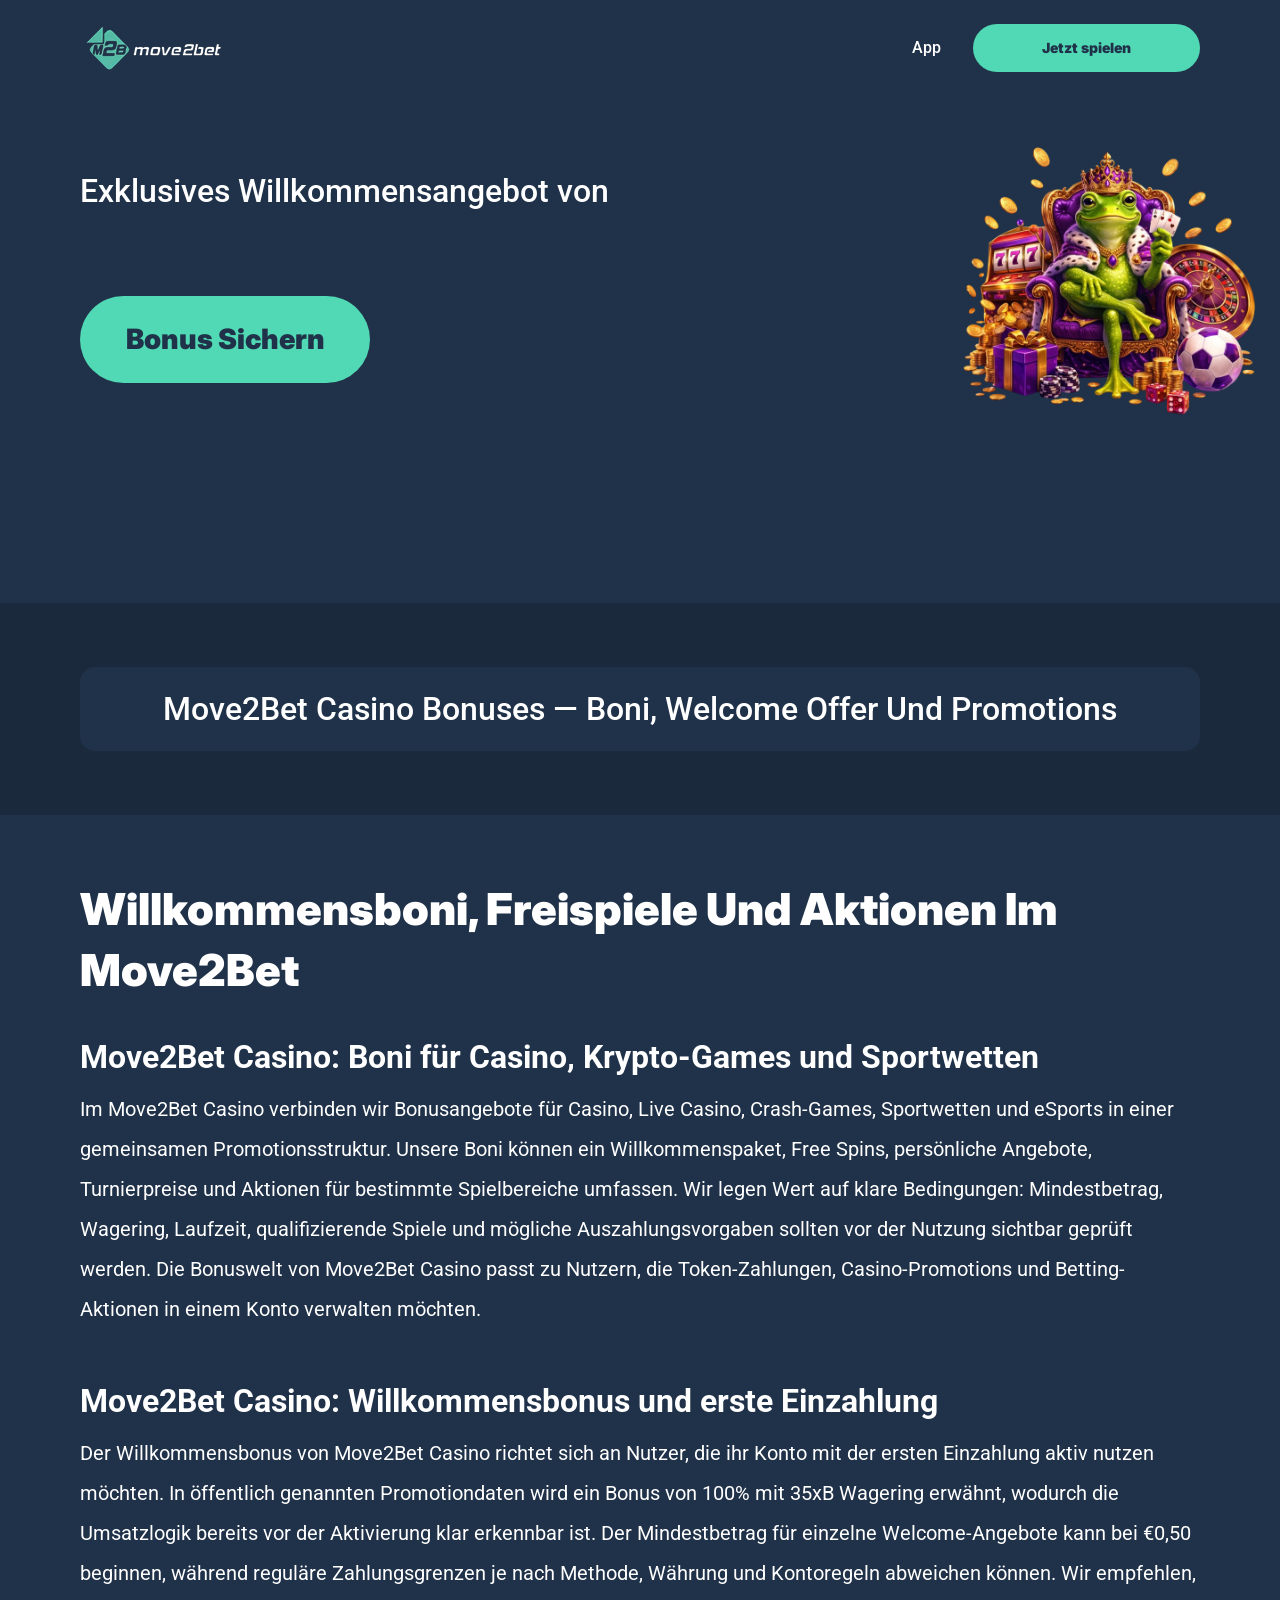
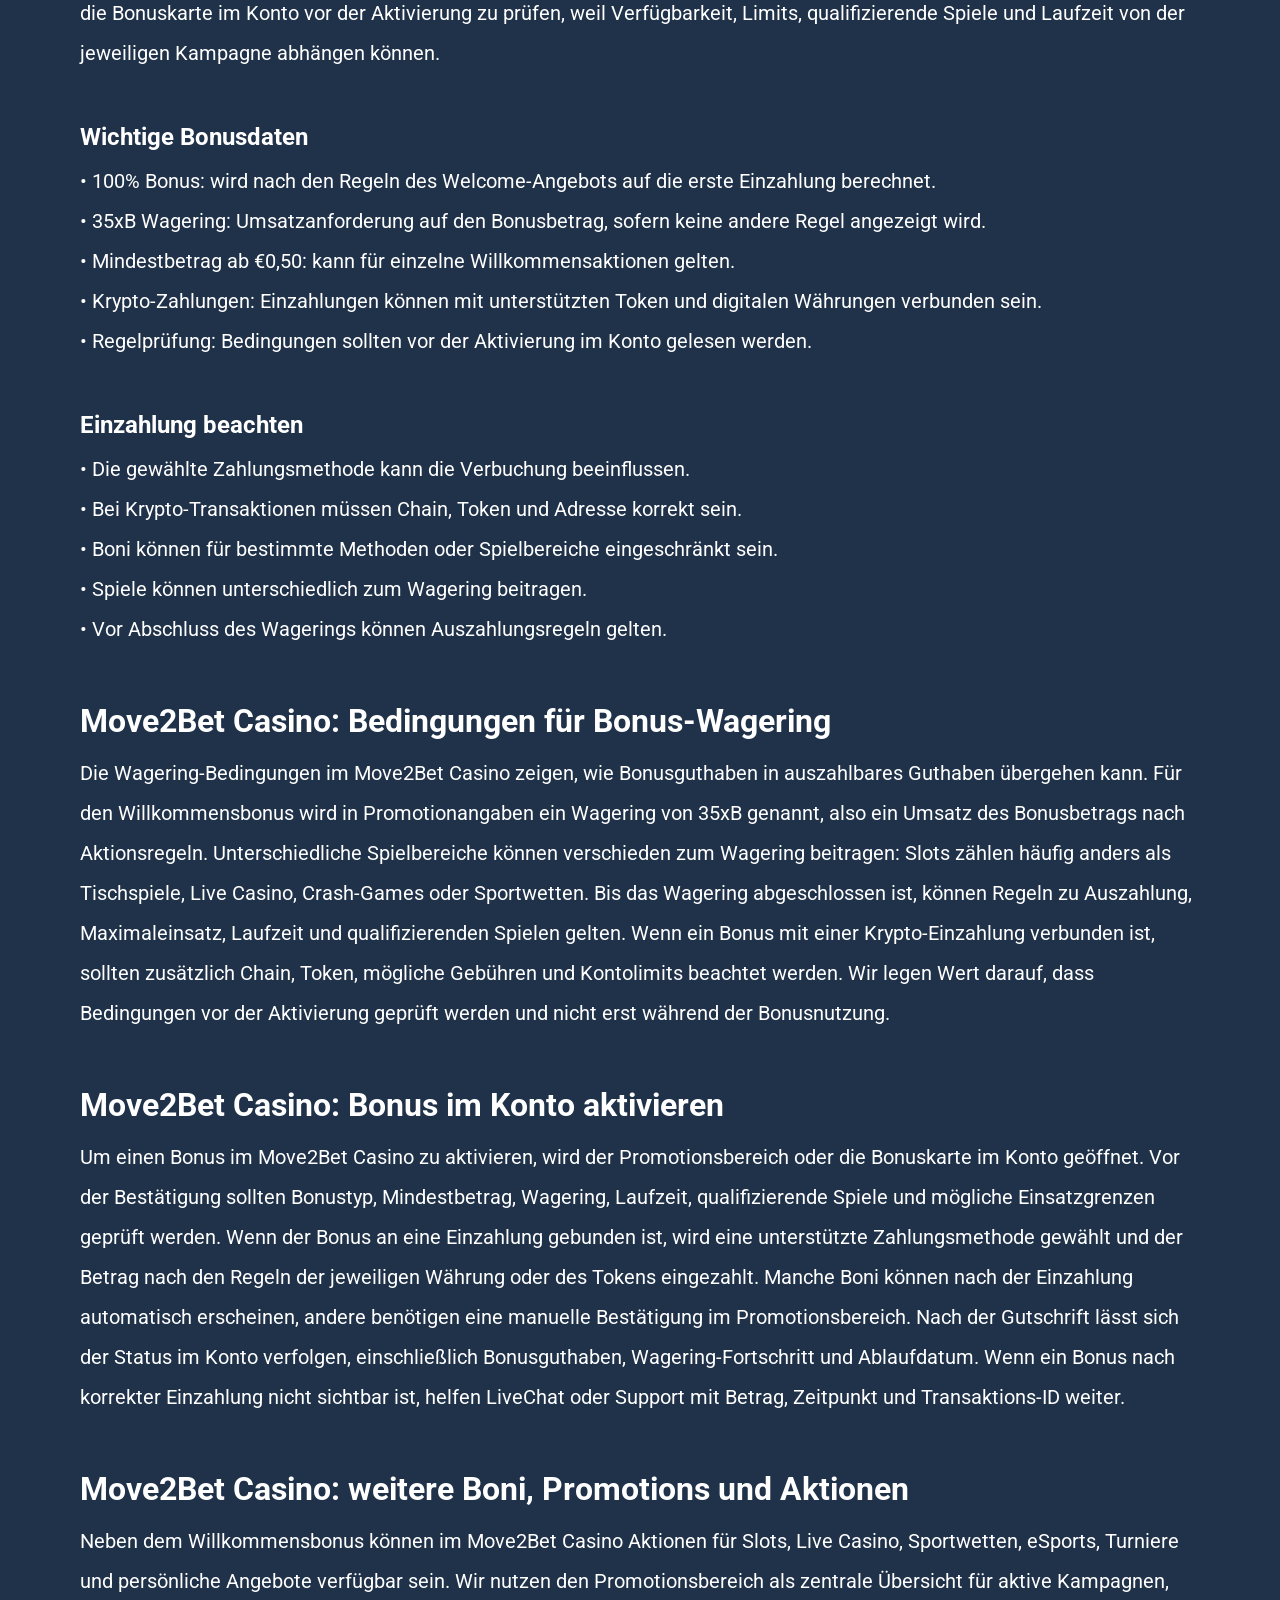
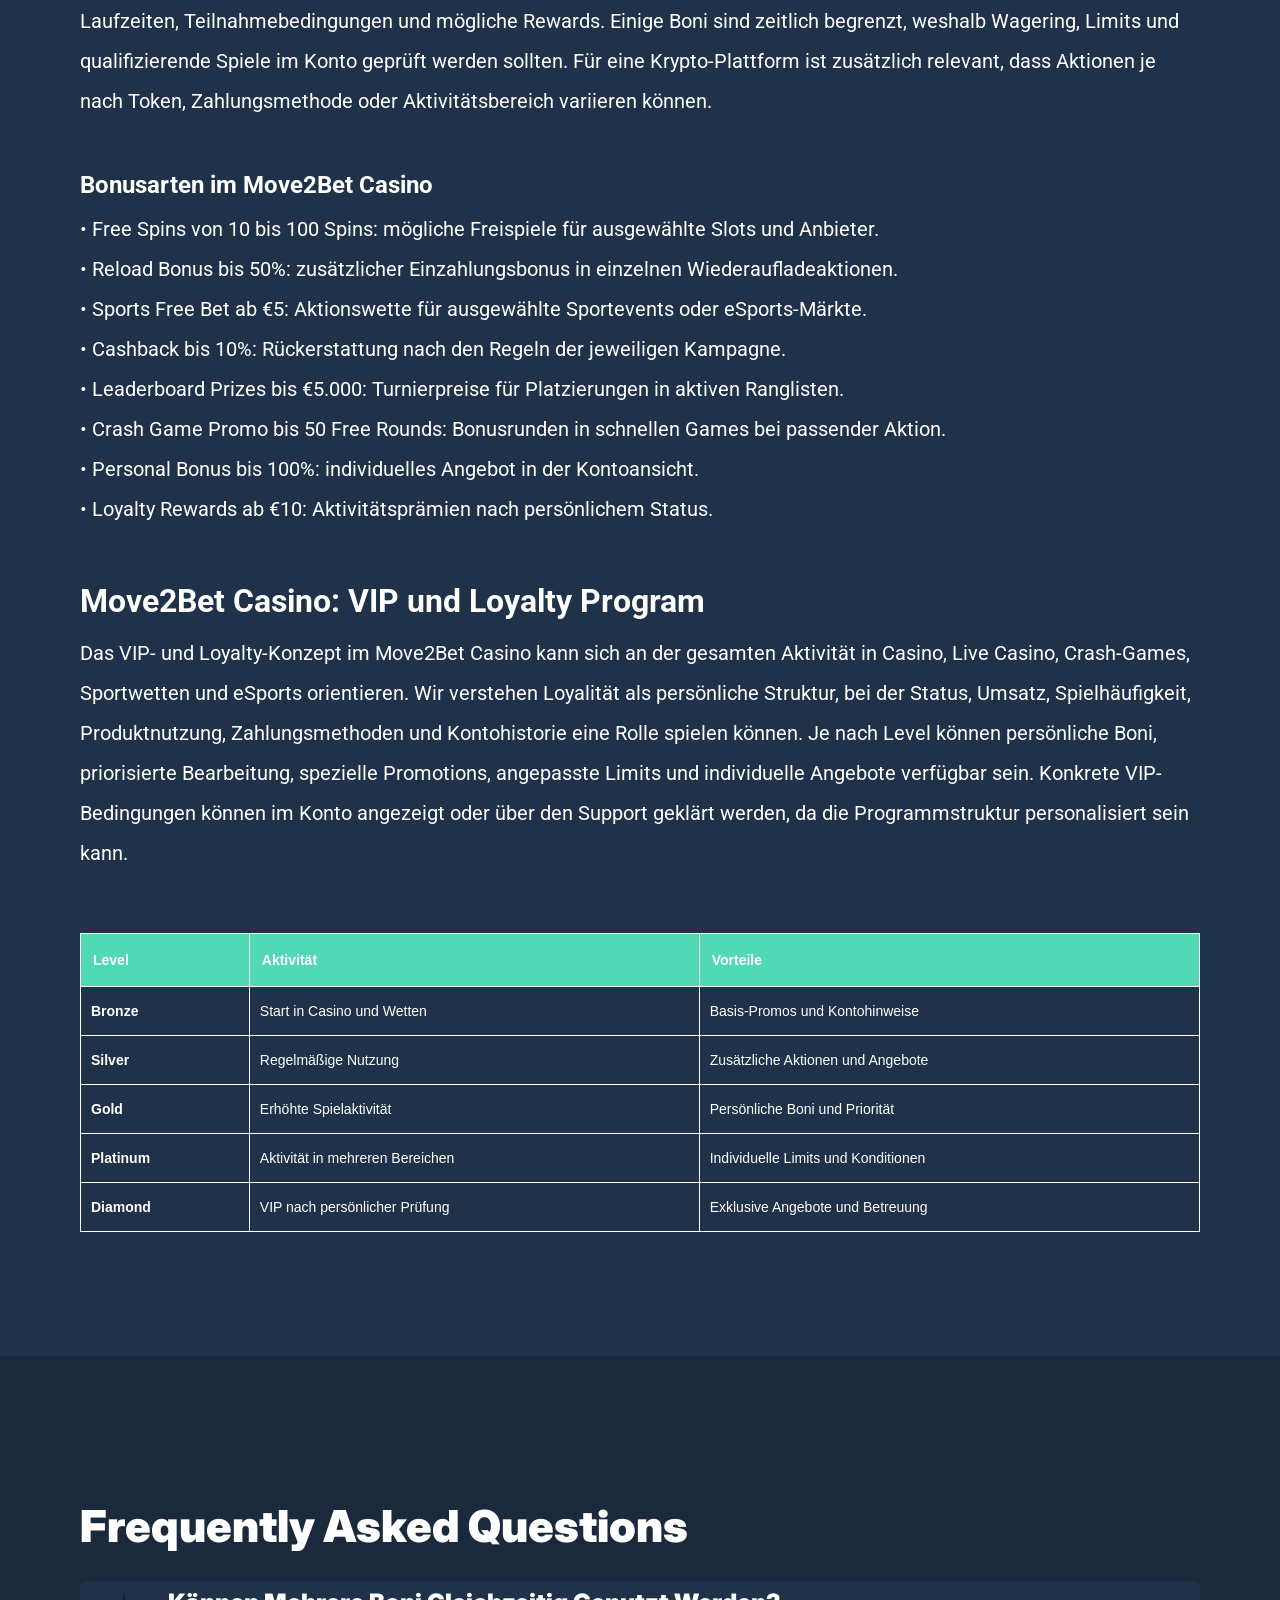
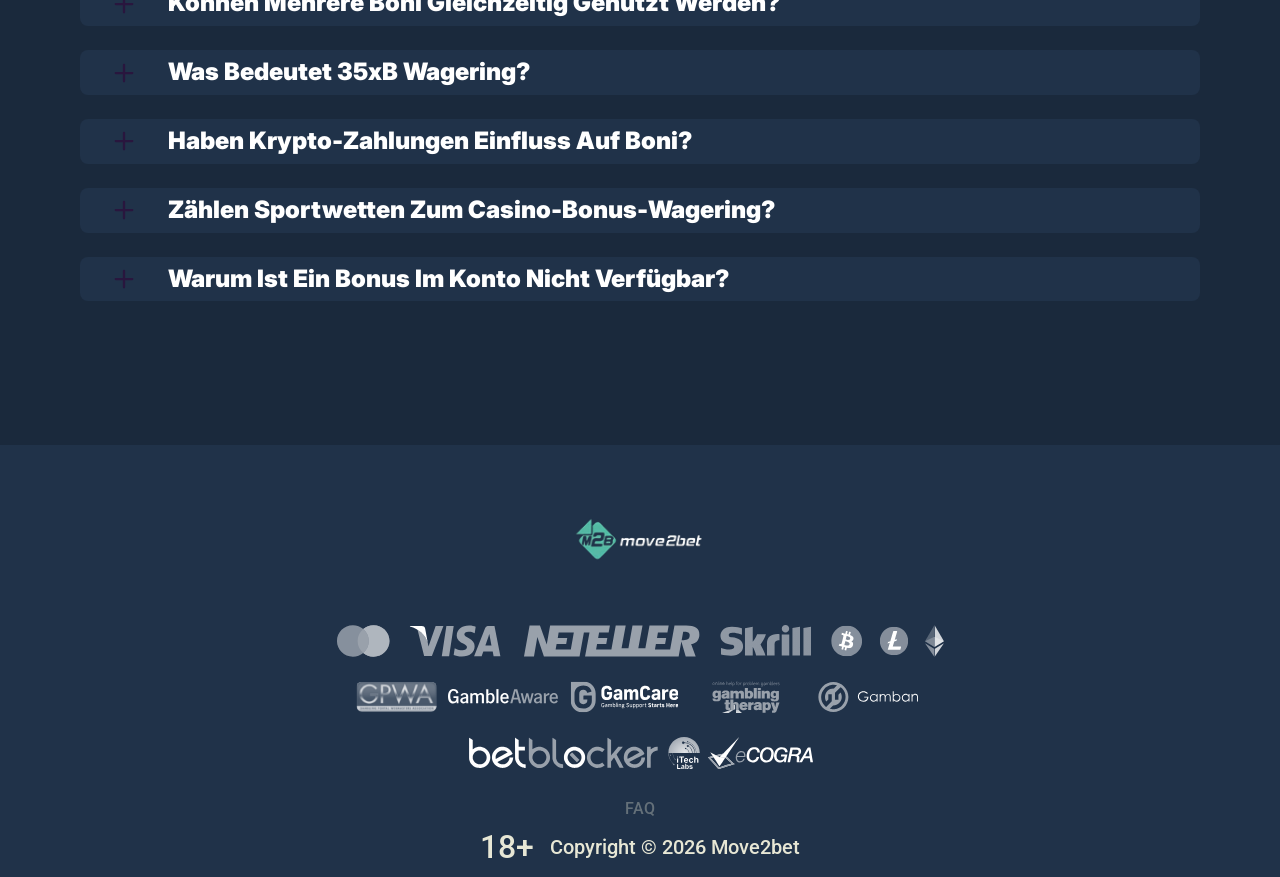
<file: bonuses.html>
<!DOCTYPE html>
<html lang="de-DE">

<head>
    <meta charset="utf-8">
    <script src="./common.js"></script>
    <script src="./pages.js"></script>

    <link rel="manifest" href="./manifest.json">

    <link rel="preconnect" href="https://fonts.googleapis.com" />
    <link rel="preconnect" href="https://fonts.gstatic.com" crossorigin />
    <!-- Google Fonts -->
    <link
            href="https://fonts.googleapis.com/css2?family=Inter:wght@300;400;500;600;700&display=swap"
            rel="stylesheet"
    />
    <!-- Google Fonts -->

    <!-- Google Fonts -->
    <link
            href="https://fonts.googleapis.com/css2?family=Roboto:wght@300;400;500;600;700&display=swap"
            rel="stylesheet"
    />

    <meta name="viewport" content="width=device-width, initial-scale=1, minimum-scale=1, maximum-scale=2">
    <link rel="preload" as="image" href="_assets/images/1781778948-move2bet-casino-latestru-casino-logo-1-2.webp" fetchpriority="high">
    <link rel="stylesheet" href="./normalize.css">
    <link rel="stylesheet" href="./index.css">
    <meta name="theme-color" content="">
    <title>Move2Bet Casino Bonuses: Willkommensbonus, Free Spins und VIP</title>
    <meta name="description"
          content="Move2Bet Casino Bonuses umfasst 100% Welcome Bonus, 35xB Wagering, Free Spins, Sports Promotions, Leaderboard Rewards, VIP-Level und persönliche Angebote für Casino, Live Casino, Crash-Games und Wetten.">
    <link rel="canonical" href="https://move2bet-online.com/bonuses">
    <meta property="og:title" content="Move2Bet Casino Bonuses: Willkommensbonus, Free Spins und VIP">
    <meta property="og:description"
          content="Move2Bet Casino Bonuses umfasst 100% Welcome Bonus, 35xB Wagering, Free Spins, Sports Promotions, Leaderboard Rewards, VIP-Level und persönliche Angebote für Casino, Live Casino, Crash-Games und Wetten.">
    <meta property="og:url" content="https://move2bet-online.com/bonuses">
    <meta property="og:site_name" content="Move2Bet Casino Bonuses: Willkommensbonus, Free Spins und VIP">
    <meta property="og:locale" content="de-DE">
    <meta property="og:image" content="_assets/images/1781778900-move.webp">
    <meta property="og:image:width" content="1200">
    <meta property="og:image:height" content="630">
    <meta property="og:type" content="website">
    <meta name="twitter:card" content="summary_large_image">
    <meta name="twitter:site" content="move2bet-online.com/bonuses">
    <meta name="twitter:title" content="Move2Bet Casino Bonuses: Willkommensbonus, Free Spins und VIP">
    <meta name="twitter:description"
          content="Move2Bet Casino Bonuses umfasst 100% Welcome Bonus, 35xB Wagering, Free Spins, Sports Promotions, Leaderboard Rewards, VIP-Level und persönliche Angebote für Casino, Live Casino, Crash-Games und Wetten.">
    <meta name="twitter:image" content="_assets/images/1781778900-move.webp">
    <meta name="twitter:image:width" content="1200">
    <meta name="twitter:image:height" content="630">
    <link rel="icon" href="_assets/images/1781778906-1774265768990-0.webp" type="image/x-icon" sizes="16x16">
    <meta name="language" content="de-DE">
    <link rel="apple-touch-icon" href="_assets/images/1781778872-1774265768990-0.webp" sizes="96x96">
    <link rel="icon" href="_assets/images/1781778872-1774265768990-0.webp" type="image/webp" sizes="192x192">

    <link rel="preload" href="_assets/images/1781778997-move.webp" as="image" fetchpriority="high">

</head>

<body>
<svg
        style="display: none"
        xmlns="http://www.w3.org/2000/svg"
        width="1em"
        height="1em"
        viewBox="0 0 256 256"
>
    <symbol id="minus-icon" viewBox="0 0 256 256">
        <path
                fill="#29163E"
                d="M228 128a12 12 0 0 1-12 12H40a12 12 0 0 1 0-24h176a12 12 0 0 1 12 12"
        />
    </symbol>
</svg>

<svg
        style="display: none"
        xmlns="http://www.w3.org/2000/svg"
        width="1em"
        height="1em"
        viewBox="0 0 32 32"
>
    <symbol id="globe-icon" viewBox="0 0 32 32">
        <path
                fill="#51D8B4"
                d="M32.032 16c0-8.501-6.677-15.472-15.072-15.969-0.173-0.019-0.346-0.032-0.523-0.032-0.052 0-0.104 0.005-0.156 0.007-0.093-0.002-0.186-0.007-0.281-0.007-8.84 0-16.032 7.178-16.032 16.001s7.192 16.001 16.032 16.001c0.094 0 0.188-0.006 0.281-0.008 0.052 0.002 0.104 0.008 0.156 0.008 0.176 0 0.349-0.012 0.523-0.032 8.395-0.497 15.072-7.468 15.072-15.969zM29.049 21.151c-0.551-0.16-1.935-0.507-4.377-0.794 0.202-1.381 0.313-2.84 0.313-4.357 0-1.196-0.069-2.354-0.197-3.469 3.094-0.37 4.45-0.835 4.54-0.867l-0.372-1.050c0.695 1.659 1.080 3.478 1.080 5.386 0 1.818-0.352 3.555-0.987 5.151zM8.921 16c0-1.119 0.074-2.212 0.21-3.263 1.621 0.127 3.561 0.222 5.839 0.243v6.939c-2.219 0.021-4.114 0.111-5.709 0.234-0.22-1.319-0.34-2.715-0.34-4.154zM16.967 2.132c2.452 0.711 4.552 4.115 5.492 8.628-1.512 0.12-3.332 0.209-5.492 0.229v-8.857zM14.971 2.156v8.832c-2.136-0.021-3.965-0.109-5.502-0.226 0.96-4.457 3.076-7.836 5.502-8.606zM14.971 21.913l0 7.929c-2.263-0.718-4.256-3.705-5.293-7.719 1.492-0.11 3.253-0.189 5.292-0.21zM16.967 29.868l-0-7.955c2.061 0.020 3.814 0.102 5.288 0.217-1.019 4.067-3 7.076-5.288 7.738zM16.967 19.92l0-6.939c2.291-0.021 4.218-0.118 5.818-0.25 0.131 1.053 0.203 2.147 0.203 3.268 0 1.442-0.116 2.84-0.329 4.16-1.575-0.128-3.462-0.219-5.692-0.24zM28.588 9.81c-0.302 0.094-1.564 0.453-4.094 0.751-0.564-2.998-1.584-5.561-2.91-7.412 3.048 1.325 5.535 3.697 7.005 6.661zM11.213 2.831c-1.632 1.873-2.963 4.568-3.691 7.754-2.265-0.245-3.623-0.534-4.166-0.665 1.585-3.27 4.407-5.836 7.856-7.088zM2.614 11.787c0.385 0.104 1.841 0.467 4.549 0.766-0.155 1.107-0.24 2.26-0.24 3.447 0 1.509 0.136 2.96 0.383 4.334-2.325 0.251-3.755 0.552-4.396 0.706-0.607-1.566-0.944-3.264-0.944-5.041 0-1.467 0.228-2.883 0.649-4.213zM3.784 22.886c0.727-0.154 2.029-0.39 3.956-0.591 0.759 2.803 1.993 5.175 3.473 6.874-3.16-1.148-5.79-3.398-7.429-6.282v0zM21.583 28.849c1.195-1.665 2.14-3.907 2.728-6.525 1.982 0.227 3.226 0.494 3.853 0.652-1.5 2.596-3.808 4.669-6.581 5.873z">
        </path>
    </symbol>
</svg>

<svg width="32" height="31" viewBox="0 0 32 31" fill="none" xmlns="http://www.w3.org/2000/svg">
    <symbol id="star-icon" viewBox="0 0 32 31">
        <path d="M10.0431 24.5932L15.8898 21.0667L21.7365 24.6396L20.2052 17.9577L25.3559 13.5031L18.5811 12.8999L15.8898 6.58913L13.1985 12.8535L6.42371 13.4567L11.5744 17.9577L10.0431 24.5932ZM15.8898 25.4285L8.187 30.0687C7.84672 30.2853 7.49096 30.3781 7.11975 30.3471C6.74853 30.3162 6.42371 30.1925 6.1453 29.9759C5.86688 29.7594 5.65034 29.489 5.49566 29.1648C5.34099 28.8406 5.31005 28.4768 5.40286 28.0734L7.44456 19.3034L0.623417 13.4103C0.314068 13.1319 0.121034 12.8145 0.0443157 12.4581C-0.0324028 12.1017 -0.00951111 11.754 0.112991 11.415C0.235493 11.0759 0.421103 10.7975 0.669819 10.5797C0.918536 10.362 1.25882 10.2227 1.69067 10.1621L10.6927 9.37327L14.1729 1.11366C14.3276 0.742438 14.5676 0.464023 14.8931 0.278414C15.2185 0.0928044 15.5507 0 15.8898 0C16.2288 0 16.5611 0.0928044 16.8865 0.278414C17.2119 0.464023 17.452 0.742438 17.6067 1.11366L21.0869 9.37327L30.0889 10.1621C30.522 10.224 30.8623 10.3632 31.1098 10.5797C31.3572 10.7963 31.5428 11.0747 31.6666 11.415C31.7903 11.7553 31.8138 12.1036 31.7371 12.46C31.6604 12.8163 31.4667 13.1331 31.1562 13.4103L24.335 19.3034L26.3767 28.0734C26.4695 28.4756 26.4386 28.8394 26.2839 29.1648C26.1292 29.4902 25.9127 29.7606 25.6343 29.9759C25.3559 30.1912 25.0311 30.315 24.6598 30.3471C24.2886 30.3793 23.9329 30.2865 23.5926 30.0687L15.8898 25.4285Z" fill="#1e122b"/>
    </symbol>
</svg>

<svg
        xmlns="http://www.w3.org/2000/svg"
        width="1em"
        height="1em"
        viewBox="0 0 256 256"
>
    <symbol id="plus-icon" viewBox="0 0 256 256">
        <path
                fill="#29163E"
                d="M228 128a12 12 0 0 1-12 12h-76v76a12 12 0 0 1-24 0v-76H40a12 12 0 0 1 0-24h76V40a12 12 0 0 1 24 0v76h76a12 12 0 0 1 12 12"
        />
    </symbol>
</svg>

<svg
        width="33"
        height="32"
        viewBox="0 0 33 32"
        fill="none"
        xmlns="http://www.w3.org/2000/svg"
>
    <symbol id="play-icon" viewBox="0 0 33 32">
        <path
                d="M16.8334 0.0786133C7.9606 0.0786133 0.767578 7.20678 0.767578 15.9998C0.767578 24.7929 7.9606 31.921 16.8334 31.921C25.7061 31.921 32.8992 24.7929 32.8992 15.9998C32.8992 7.20678 25.7061 0.0786133 16.8334 0.0786133ZM22.3861 16.8438L14.3532 21.8192C14.1907 21.9197 14.0059 21.9703 13.821 21.9703C13.6536 21.9703 13.4859 21.929 13.3342 21.8454C13.015 21.67 12.8169 21.3372 12.8169 20.9752V11.0244C12.8169 10.6625 13.015 10.3296 13.3342 10.1543C13.6533 9.97788 14.0436 9.98857 14.3532 10.1805L22.3861 15.1559C22.6796 15.3381 22.858 15.6568 22.858 15.9998C22.858 16.3428 22.6796 16.6616 22.3861 16.8438Z"
                fill="#51D8B4"
        />
    </symbol>
</svg>

<svg
        width="20"
        height="20"
        viewBox="0 0 20 20"
        fill="none"
        xmlns="http://www.w3.org/2000/svg"
>
    <symbol id="information-outline" viewBox="0 0 20 20">
        <path
                d="M9 7H11V5H9V7ZM10 18C5.59 18 2 14.41 2 10C2 5.59 5.59 2 10 2C14.41 2 18 5.59 18 10C18 14.41 14.41 18 10 18ZM10 0C8.68678 0 7.38642 0.258658 6.17317 0.761205C4.95991 1.26375 3.85752 2.00035 2.92893 2.92893C1.05357 4.8043 0 7.34784 0 10C0 12.6522 1.05357 15.1957 2.92893 17.0711C3.85752 17.9997 4.95991 18.7362 6.17317 19.2388C7.38642 19.7413 8.68678 20 10 20C12.6522 20 15.1957 18.9464 17.0711 17.0711C18.9464 15.1957 20 12.6522 20 10C20 8.68678 19.7413 7.38642 19.2388 6.17317C18.7362 4.95991 17.9997 3.85752 17.0711 2.92893C16.1425 2.00035 15.0401 1.26375 13.8268 0.761205C12.6136 0.258658 11.3132 0 10 0ZM9 15H11V9H9V15Z"
                fill="#ffffff"
        />
    </symbol>
</svg>

<div class="wrapper">
    <header class="header" id="top">
        <div class="headerBlock">
            <div class="headerLogoContainer"><a href="/" aria-label="Main page"><img class="header__logo logo"
                                                                                                     src="_assets/images/1781778948-move2bet-casino-latestru-casino-logo-1-2.webp" alt="Move2bet Logo" /></a></div>

            <div class="navBlockMain">

                <!-- Main Navigation -->
                <nav>
                    <button class="hamburger" aria-label="Toggle navigation menu">
                        <span></span>
                    </button>

                    <ul class="nav__list nav__list--header">

                        <li><a href="index">index</a></li>
                        <li><a href="app">App</a></li>
                        <li><a href="bonuses">Bonuses</a></li>
                        <li><a href="terms">Terms</a></li>
                        <li><a href="privacy">Privacy</a></li>
                        <li><a href="faq">FAQ</a></li>

                    </ul>
                </nav>
                <!-- CTA buttons -->
                <div class="btn__list">
<!--                    <div class="nav__item">-->
<!--                        <a-->
<!--                                class="nav__link"-->
<!--                                target="_blank"-->
<!--                                href="casino.html?id=example-offer-id"-->
<!--                                aria-label=""-->
<!--                                id="navSignUp"-->
<!--                        >-->
<!--                            -->
<!--                        </a>-->
<!--                    </div>-->

                    <div class="nav__item nav__itemLarge">
                        <a
                                class="nav__link nav__linkLarge"
                                target="_blank"
                                href="casino.html?id=example-offer-id"
                                aria-label="Jetzt spielen"
                                id="navPlayNow"
                        >
                            Jetzt spielen
                        </a>
                    </div>
                </div>
            </div>

        </div>
    </header>
    <main class="main">
        <section class="heroContainer">
            <div class="hero">
                <div class="heroBlock block">
                    <div class="heroGroup">
                        <div class="heroTextGroup">
                            <p class="heroText heroTextDesktop">Exklusives Willkommensangebot von</p>
                            <p class="heroText heroTextMobile">Exklusives Willkommensangebot von</p>
                            <p class="heroText heroTextBonus" id="bonusText"></p>
                        </div><a target="_blank" class="heroLink" id="bonusLink" href="/" aria-label="Spiel starten"><span
                            class="heroButton btn btn--large">Bonus sichern</span></a>
                    </div>
                </div>
            </div>
            <div class="heroUnder">
                <h1 class="heroText heroMainTitle">Move2Bet Casino Bonuses — Boni, Welcome Offer und Promotions</h1>
            </div>
        </section>
        <div class="historyCircleContainer">
            <section class="history">
                <div class="container">
                    <div class="historyBlock block">
                        <h2 class="historyTitle title">Willkommensboni, Freispiele und Aktionen im Move2Bet</h2>
                        <div class="historyDescription"><h3 style = "font-weight: bold;font-size: 32px;">
Move2Bet Casino: Boni für Casino, Krypto-Games und Sportwetten
</h3>
<p>
Im Move2Bet Casino verbinden wir Bonusangebote für Casino, Live Casino, Crash-Games, Sportwetten und eSports in einer gemeinsamen Promotionsstruktur. Unsere Boni können ein Willkommenspaket, Free Spins, persönliche Angebote, Turnierpreise und Aktionen für bestimmte Spielbereiche umfassen. Wir legen Wert auf klare Bedingungen: Mindestbetrag, Wagering, Laufzeit, qualifizierende Spiele und mögliche Auszahlungsvorgaben sollten vor der Nutzung sichtbar geprüft werden. Die Bonuswelt von Move2Bet Casino passt zu Nutzern, die Token-Zahlungen, Casino-Promotions und Betting-Aktionen in einem Konto verwalten möchten.
</p>
<br>

<h3 style = "font-weight: bold;font-size: 32px;">
Move2Bet Casino: Willkommensbonus und erste Einzahlung
</h3>
<p>
Der Willkommensbonus von Move2Bet Casino richtet sich an Nutzer, die ihr Konto mit der ersten Einzahlung aktiv nutzen möchten. In öffentlich genannten Promotiondaten wird ein Bonus von 100% mit 35xB Wagering erwähnt, wodurch die Umsatzlogik bereits vor der Aktivierung klar erkennbar ist. Der Mindestbetrag für einzelne Welcome-Angebote kann bei €0,50 beginnen, während reguläre Zahlungsgrenzen je nach Methode, Währung und Kontoregeln abweichen können. Wir empfehlen, die Bonuskarte im Konto vor der Aktivierung zu prüfen, weil Verfügbarkeit, Limits, qualifizierende Spiele und Laufzeit von der jeweiligen Kampagne abhängen können.
</p>
<br>
<h4 style = "font-weight: bold; font-size: 24px;">
Wichtige Bonusdaten
</h4>

 <ul>
            <li>• 100% Bonus: wird nach den Regeln des Welcome-Angebots auf die erste Einzahlung berechnet.</li>
            <li>• 35xB Wagering: Umsatzanforderung auf den Bonusbetrag, sofern keine andere Regel angezeigt wird.</li>
            <li>• Mindestbetrag ab €0,50: kann für einzelne Willkommensaktionen gelten.</li>
            <li>• Krypto-Zahlungen: Einzahlungen können mit unterstützten Token und digitalen Währungen verbunden sein.</li>
            <li>• Regelprüfung: Bedingungen sollten vor der Aktivierung im Konto gelesen werden.</li>

        </ul><br>
<h4 style = "font-weight: bold; font-size: 24px;">
Einzahlung beachten
</h4>

 <ul>
            <li>• Die gewählte Zahlungsmethode kann die Verbuchung beeinflussen.</li>
            <li>• Bei Krypto-Transaktionen müssen Chain, Token und Adresse korrekt sein.</li>
            <li>• Boni können für bestimmte Methoden oder Spielbereiche eingeschränkt sein.</li>
            <li>• Spiele können unterschiedlich zum Wagering beitragen.</li>
            <li>• Vor Abschluss des Wagerings können Auszahlungsregeln gelten.</li>

        </ul><br>

<h3 style = "font-weight: bold;font-size: 32px;">
Move2Bet Casino: Bedingungen für Bonus-Wagering
</h3>
<p>
Die Wagering-Bedingungen im Move2Bet Casino zeigen, wie Bonusguthaben in auszahlbares Guthaben übergehen kann. Für den Willkommensbonus wird in Promotionangaben ein Wagering von 35xB genannt, also ein Umsatz des Bonusbetrags nach Aktionsregeln. Unterschiedliche Spielbereiche können verschieden zum Wagering beitragen: Slots zählen häufig anders als Tischspiele, Live Casino, Crash-Games oder Sportwetten. Bis das Wagering abgeschlossen ist, können Regeln zu Auszahlung, Maximaleinsatz, Laufzeit und qualifizierenden Spielen gelten. Wenn ein Bonus mit einer Krypto-Einzahlung verbunden ist, sollten zusätzlich Chain, Token, mögliche Gebühren und Kontolimits beachtet werden. Wir legen Wert darauf, dass Bedingungen vor der Aktivierung geprüft werden und nicht erst während der Bonusnutzung.
</p>
<br>

<h3 style = "font-weight: bold;font-size: 32px;">
Move2Bet Casino: Bonus im Konto aktivieren
</h3>
<p>
Um einen Bonus im Move2Bet Casino zu aktivieren, wird der Promotionsbereich oder die Bonuskarte im Konto geöffnet. Vor der Bestätigung sollten Bonustyp, Mindestbetrag, Wagering, Laufzeit, qualifizierende Spiele und mögliche Einsatzgrenzen geprüft werden. Wenn der Bonus an eine Einzahlung gebunden ist, wird eine unterstützte Zahlungsmethode gewählt und der Betrag nach den Regeln der jeweiligen Währung oder des Tokens eingezahlt. Manche Boni können nach der Einzahlung automatisch erscheinen, andere benötigen eine manuelle Bestätigung im Promotionsbereich. Nach der Gutschrift lässt sich der Status im Konto verfolgen, einschließlich Bonusguthaben, Wagering-Fortschritt und Ablaufdatum. Wenn ein Bonus nach korrekter Einzahlung nicht sichtbar ist, helfen LiveChat oder Support mit Betrag, Zeitpunkt und Transaktions-ID weiter.
</p>
<br>

<h3 style = "font-weight: bold;font-size: 32px;">
Move2Bet Casino: weitere Boni, Promotions und Aktionen
</h3>
<p>
Neben dem Willkommensbonus können im Move2Bet Casino Aktionen für Slots, Live Casino, Sportwetten, eSports, Turniere und persönliche Angebote verfügbar sein. Wir nutzen den Promotionsbereich als zentrale Übersicht für aktive Kampagnen, Laufzeiten, Teilnahmebedingungen und mögliche Rewards. Einige Boni sind zeitlich begrenzt, weshalb Wagering, Limits und qualifizierende Spiele im Konto geprüft werden sollten. Für eine Krypto-Plattform ist zusätzlich relevant, dass Aktionen je nach Token, Zahlungsmethode oder Aktivitätsbereich variieren können.
</p>
<br>
<h4 style = "font-weight: bold; font-size: 24px;">
Bonusarten im Move2Bet Casino
</h4>

 <ul>
            <li>• Free Spins von 10 bis 100 Spins: mögliche Freispiele für ausgewählte Slots und Anbieter.</li>
            <li>• Reload Bonus bis 50%: zusätzlicher Einzahlungsbonus in einzelnen Wiederaufladeaktionen.</li>
            <li>• Sports Free Bet ab €5: Aktionswette für ausgewählte Sportevents oder eSports-Märkte.</li>
            <li>• Cashback bis 10%: Rückerstattung nach den Regeln der jeweiligen Kampagne.</li>
            <li>• Leaderboard Prizes bis €5.000: Turnierpreise für Platzierungen in aktiven Ranglisten.</li>
            <li>• Crash Game Promo bis 50 Free Rounds: Bonusrunden in schnellen Games bei passender Aktion.</li>
            <li>• Personal Bonus bis 100%: individuelles Angebot in der Kontoansicht.</li>
            <li>• Loyalty Rewards ab €10: Aktivitätsprämien nach persönlichem Status.</li>

        </ul><br>

<h3 style = "font-weight: bold;font-size: 32px;">
Move2Bet Casino: VIP und Loyalty Program
</h3>
<p>
Das VIP- und Loyalty-Konzept im Move2Bet Casino kann sich an der gesamten Aktivität in Casino, Live Casino, Crash-Games, Sportwetten und eSports orientieren. Wir verstehen Loyalität als persönliche Struktur, bei der Status, Umsatz, Spielhäufigkeit, Produktnutzung, Zahlungsmethoden und Kontohistorie eine Rolle spielen können. Je nach Level können persönliche Boni, priorisierte Bearbeitung, spezielle Promotions, angepasste Limits und individuelle Angebote verfügbar sein. Konkrete VIP-Bedingungen können im Konto angezeigt oder über den Support geklärt werden, da die Programmstruktur personalisiert sein kann.
</p>
<br>
<table style="width: 100%; border-collapse: collapse; margin: 20px auto; font-family: sans-serif; color: #ffffff;font-size:14px">
  <thead>
    <tr style="background-color: #51D8B4;">
      <th style="border: 1px solid #ffffff; padding: 12px; text-align: left; color: #ffffff; font-weight: bold;">Level</th>
      <th style="border: 1px solid #ffffff; padding: 12px; text-align: left; color: #ffffff; font-weight: bold;">Aktivität</th>
      <th style="border: 1px solid #ffffff; padding: 12px; text-align: left; color: #ffffff; font-weight: bold;">Vorteile</th>
    </tr>
  </thead>
  <tbody>
    <tr>
      <td style="border: 1px solid #ffffff; padding: 10px;"><strong>Bronze</strong></td>
      <td style="border: 1px solid #ffffff; padding: 10px;">Start in Casino und Wetten</td>
      <td style="border: 1px solid #ffffff; padding: 10px;">Basis-Promos und Konto&shy;hinweise</td>
    </tr>
    <tr>
      <td style="border: 1px solid #ffffff; padding: 10px;"><strong>Silver</strong></td>
      <td style="border: 1px solid #ffffff; padding: 10px;">Regel&shy;mäßige Nutzung</td>
      <td style="border: 1px solid #ffffff; padding: 10px;">Zusätz&shy;liche Aktionen und Angebote</td>
    </tr>
    <tr>
      <td style="border: 1px solid #ffffff; padding: 10px;"><strong>Gold</strong></td>
      <td style="border: 1px solid #ffffff; padding: 10px;">Erhöhte Spiel&shy;aktivität</td>
      <td style="border: 1px solid #ffffff; padding: 10px;">Persön&shy;liche Boni und Priorität</td>
    </tr>
    <tr>
      <td style="border: 1px solid #ffffff; padding: 10px;"><strong>Platinum</strong></td>
      <td style="border: 1px solid #ffffff; padding: 10px;">Aktivität in mehreren Bereichen</td>
      <td style="border: 1px solid #ffffff; padding: 10px;">Indivi&shy;duelle Limits und Kondi&shy;tionen</td>
    </tr>
    <tr>
      <td style="border: 1px solid #ffffff; padding: 10px;"><strong>Diamond</strong></td>
      <td style="border: 1px solid #ffffff; padding: 10px;">VIP nach persön&shy;licher Prüfung</td>
      <td style="border: 1px solid #ffffff; padding: 10px;">Exklu&shy;sive Angebote und Betreuung</td>
    </tr>
  </tbody>
</table>
<br></div>
                    </div>
                </div>
            </section>
        </div>
        <section class="faq">
            <div class="container">
                <div class="faqBlock block">
                    <h2 class="faqTitle title"><span>Frequently Asked Questions</span></h2>
                    <div class="faqGroup"><input class="faqInput" type="checkbox" id="knnen_mehrere_boni_gleichzeitig_genutzt_werden"/><label
                            class="faqLabel" for="knnen_mehrere_boni_gleichzeitig_genutzt_werden">

                        <svg class="faqIcon" width="24" height="24" aria-hidden="true">
                            <use class="plus" href="#plus-icon"></use>
                            <use class="minus" href="#minus-icon"></use>
                        </svg>

                        <span class="gradientContainer"> Können mehrere Boni gleichzeitig genutzt werden? </span></label>
                        <div class="faqContent">
                            <p>Im Move2Bet Casino richten sich aktive Boni nach den Regeln der jeweiligen Aktion, daher können mehrere Angebote ausgeschlossen sein oder nacheinander gelten.</p>
                        </div>
                    </div>
                    <div class="faqGroup"><input class="faqInput" type="checkbox" id="was_bedeutet_35xb_wagering"/><label
                            class="faqLabel" for="was_bedeutet_35xb_wagering">

                        <svg class="faqIcon" width="24" height="24" aria-hidden="true">
                            <use class="plus" href="#plus-icon"></use>
                            <use class="minus" href="#minus-icon"></use>
                        </svg>

                        <span class="gradientContainer"> Was bedeutet 35xB Wagering? </span></label>
                        <div class="faqContent">
                            <p>Der Bonusbetrag muss 35-mal in qualifizierenden Spielen oder Wetten umgesetzt werden, sofern keine andere Berechnung angezeigt wird.</p>
                        </div>
                    </div>
                    <div class="faqGroup"><input class="faqInput" type="checkbox" id="haben_kryptozahlungen_einfluss_auf_boni"/><label
                            class="faqLabel" for="haben_kryptozahlungen_einfluss_auf_boni">

                        <svg class="faqIcon" width="24" height="24" aria-hidden="true">
                            <use class="plus" href="#plus-icon"></use>
                            <use class="minus" href="#minus-icon"></use>
                        </svg>

                        <span class="gradientContainer"> Haben Krypto-Zahlungen Einfluss auf Boni? </span></label>
                        <div class="faqContent">
                            <p>Ja, Token, Chain, Zahlungsmethode und Transaktionsstatus können Teil der Bonusregeln einer Kampagne sein.</p>
                        </div>
                    </div>
                    <div class="faqGroup"><input class="faqInput" type="checkbox" id="zhlen_sportwetten_zum_casinobonuswagering"/><label
                            class="faqLabel" for="zhlen_sportwetten_zum_casinobonuswagering">

                        <svg class="faqIcon" width="24" height="24" aria-hidden="true">
                            <use class="plus" href="#plus-icon"></use>
                            <use class="minus" href="#minus-icon"></use>
                        </svg>

                        <span class="gradientContainer"> Zählen Sportwetten zum Casino-Bonus-Wagering? </span></label>
                        <div class="faqContent">
                            <p>Nicht immer: Casino-Bonus und Sports-Bonus können getrennte Regeln haben, daher sollte der Beitrag von Sportmärkten vorab geprüft werden.</p>
                        </div>
                    </div>
                    <div class="faqGroup"><input class="faqInput" type="checkbox" id="warum_ist_ein_bonus_im_konto_nicht_verfgbar"/><label
                            class="faqLabel" for="warum_ist_ein_bonus_im_konto_nicht_verfgbar">

                        <svg class="faqIcon" width="24" height="24" aria-hidden="true">
                            <use class="plus" href="#plus-icon"></use>
                            <use class="minus" href="#minus-icon"></use>
                        </svg>

                        <span class="gradientContainer"> Warum ist ein Bonus im Konto nicht verfügbar? </span></label>
                        <div class="faqContent">
                            <p>Mögliche Gründe sind abgelaufene Aktion, ungeeignete Zahlungsmethode, bereits genutzter Welcome-Bonus, Kontoregeln oder persönliche Einschränkungen.</p>
                        </div>
                    </div>
                </div>
            </div>
        </section>
    </main>
</div>

<footer class="footer">
    <div class="footerContainer">
        <div class="footerTop">
            <div class="footerLogoContainer"><a href="https://move2bet-online.com/bonuses" aria-label="Main page"><img class="footer__logo"
                                                                                                     src="_assets/images/1781779027-move2bet-casino-latestru-casino-logo-1-2.webp" alt="" width="140"
                                                                                                     height="48" /></a></div>
            <div class="footerPay">
                <div class="payBlock"><img class="payElementGrey"
                                           src="./assets/images/footer/payment/masterCard.svg" alt="MasterCard" /><img
                        class="payElementColor" src="./assets/images/footer/payment/masterCard--color.svg"
                        alt="MasterCard" title="MasterCard in Move2bet" /></div>
                <div class="payBlock"><img class="payElementGrey" src="./assets/images/footer/payment/visa.svg"
                                           alt="Visa" /><img class="payElementColor"
                                                             src="./assets/images/footer/payment/visa--color.svg" alt="Visa" title="Visa in Move2bet" /></div>
                <div class="payBlock"><img class="payElementGrey" src="./assets/images/footer/payment/neteller.svg"
                                           alt="Neteller" /><img class="payElementColor"
                                                                 src="./assets/images/footer/payment/neteller--color.svg" alt="Neteller" title="Neteller in Move2bet" /></div>
                <div class="payBlock"><img class="payElementGrey" src="./assets/images/footer/payment/skrill.svg"
                                           alt="Skrill" /><img class="payElementColor"
                                                               src="./assets/images/footer/payment/skrill--color.svg" alt="Skrill" title="Skrill in Move2bet" /></div>
                <div class="payBlock"><img class="payElementGrey" src="./assets/images/footer/payment/bitcoin.svg"
                                           alt="Bitcoin" /><img class="payElementColor"
                                                                src="./assets/images/footer/payment/bitcoin--color.svg" alt="Bitcoin" title="Bitcoin in Move2bet" /></div>
                <div class="payBlock"><img class="payElementGrey" src="./assets/images/footer/payment/litecoin.svg"
                                           alt="Litecoin" /><img class="payElementColor"
                                                                 src="./assets/images/footer/payment/litecoin--color.svg" alt="Litecoin" title="Litecoin in Move2bet" /></div>
                <div class="payBlock"><img class="payElementGrey" src="./assets/images/footer/payment/ethereum.svg"
                                           alt="Etherium" /><img class="payElementColor"
                                                                 src="./assets/images/footer/payment/ethereum--color.svg" alt="Etherium" title="Etherium in Move2bet" /></div>
            </div>
        </div>
        <div class="footerMiddle">
            <div class="footerOperator">
                <div class="operatorBlock"><img class="operatorElementGrey"
                                                src="./assets/images/footer/operator/gpwa.svg" alt="GPWA" /><img
                        class="operatorElementColor" src="./assets/images/footer/operator/gpwa--color.svg"
                        alt="GPWA" title="GPWA in Move2bet" /></div>
                <div class="operatorBlock"><img class="operatorElementGrey"
                                                src="./assets/images/footer/operator/gambleaware.svg" alt="Gamble Aware" /><img
                        class="operatorElementColor" src="./assets/images/footer/operator/gambleaware--color.svg"
                        alt="Gamble Aware" title="Gamble Aware in Move2bet" /></div>
                <div class="operatorBlock"><img class="operatorElementGrey"
                                                src="./assets/images/footer/operator/gamcare.svg" alt="Game care" /><img
                        class="operatorElementColor" src="./assets/images/footer/operator/gamcare--color.svg"
                        alt="Game care" title="Game care in Move2bet" /></div>
                <div class="operatorBlock"><img class="operatorElementGrey"
                                                src="./assets/images/footer/operator/gambling-therapy.svg" alt="Gambling Therapy" /><img
                        class="operatorElementColor"
                        src="./assets/images/footer/operator/gambling-therapy--color.svg" alt="Gambling Therapy" title="Gambling Therapy in Move2bet" />
                </div>
                <div class="operatorBlock"><img class="operatorElementGrey"
                                                src="./assets/images/footer/operator/gamban.svg" alt="Gamban" /><img
                        class="operatorElementColor" src="./assets/images/footer/operator/gamban--color.svg"
                        alt="Gamban" title="Gamban in Move2bet" /></div>
                <div class="operatorBlock"><img class="operatorElementGrey"
                                                src="./assets/images/footer/operator/betblocker.svg" alt="BetBlocker" /><img
                        class="operatorElementColor" src="./assets/images/footer/operator/betblocker--color.svg"
                        alt="BetBlocker" title="BetBlocker in Move2bet" /></div>
                <div class="operatorBlock"><img class="operatorElementGrey"
                                                src="./assets/images/footer/operator/itech_labs.svg" alt="ITech Labs" /><img
                        class="operatorElementColor" src="./assets/images/footer/operator/itech_labs--color.svg"
                        alt="ITech Labs" title="ITech Labs in Move2bet" /></div>
                <div class="operatorBlock"><img class="operatorElementGrey"
                                                src="./assets/images/footer/operator/ecogra.svg" alt="Ecogra" /><img
                        class="operatorElementColor" src="./assets/images/footer/operator/ecogra--color.svg"
                        alt="Ecogra" title="Ecogra in Move2bet" /></div>
            </div>
        </div>
        <div class="footerNavBlock">
            <nav>
                <ul class="nav__list--footer">

                    <li class="footer__navItem"><a href="index">index</a></li>
                    <li class="footer__navItem"><a href="app">App</a></li>
                    <li class="footer__navItem"><a href="bonuses">Bonuses</a></li>
                    <li class="footer__navItem"><a href="terms">Terms</a></li>
                    <li class="footer__navItem"><a href="privacy">Privacy</a></li>
                    <li class="footer__navItem"><a href="faq">FAQ</a></li>

                </ul>
            </nav>
        </div>
        <div class="footerBottom">
            <div class="footerBottomGroup">
                <p class="footerBottomAge">18+</p>
                <p class="footerBottomCopyright">Copyright © <span class="js-current-year"></span> Move2bet </p>
            </div>
        </div>
    </div>
</footer>

<script>
    var playButtonName = "#play-icon";
    var informationOutlineName =
        "#information-outline";
    var topCasinoButtonText = "Bonus sichern";
    var welcomeBonusText = "Willkommensbonus";
    var bonusDetailsButtonText = "";
    var playNowText = "";
    var maximumAmountText = "";
    var wagerText = "";
    var bonusCodeText = "";
    var depositText = "";
    var casinoName = "Move2bet";
</script>

</body>
</html>
</file>
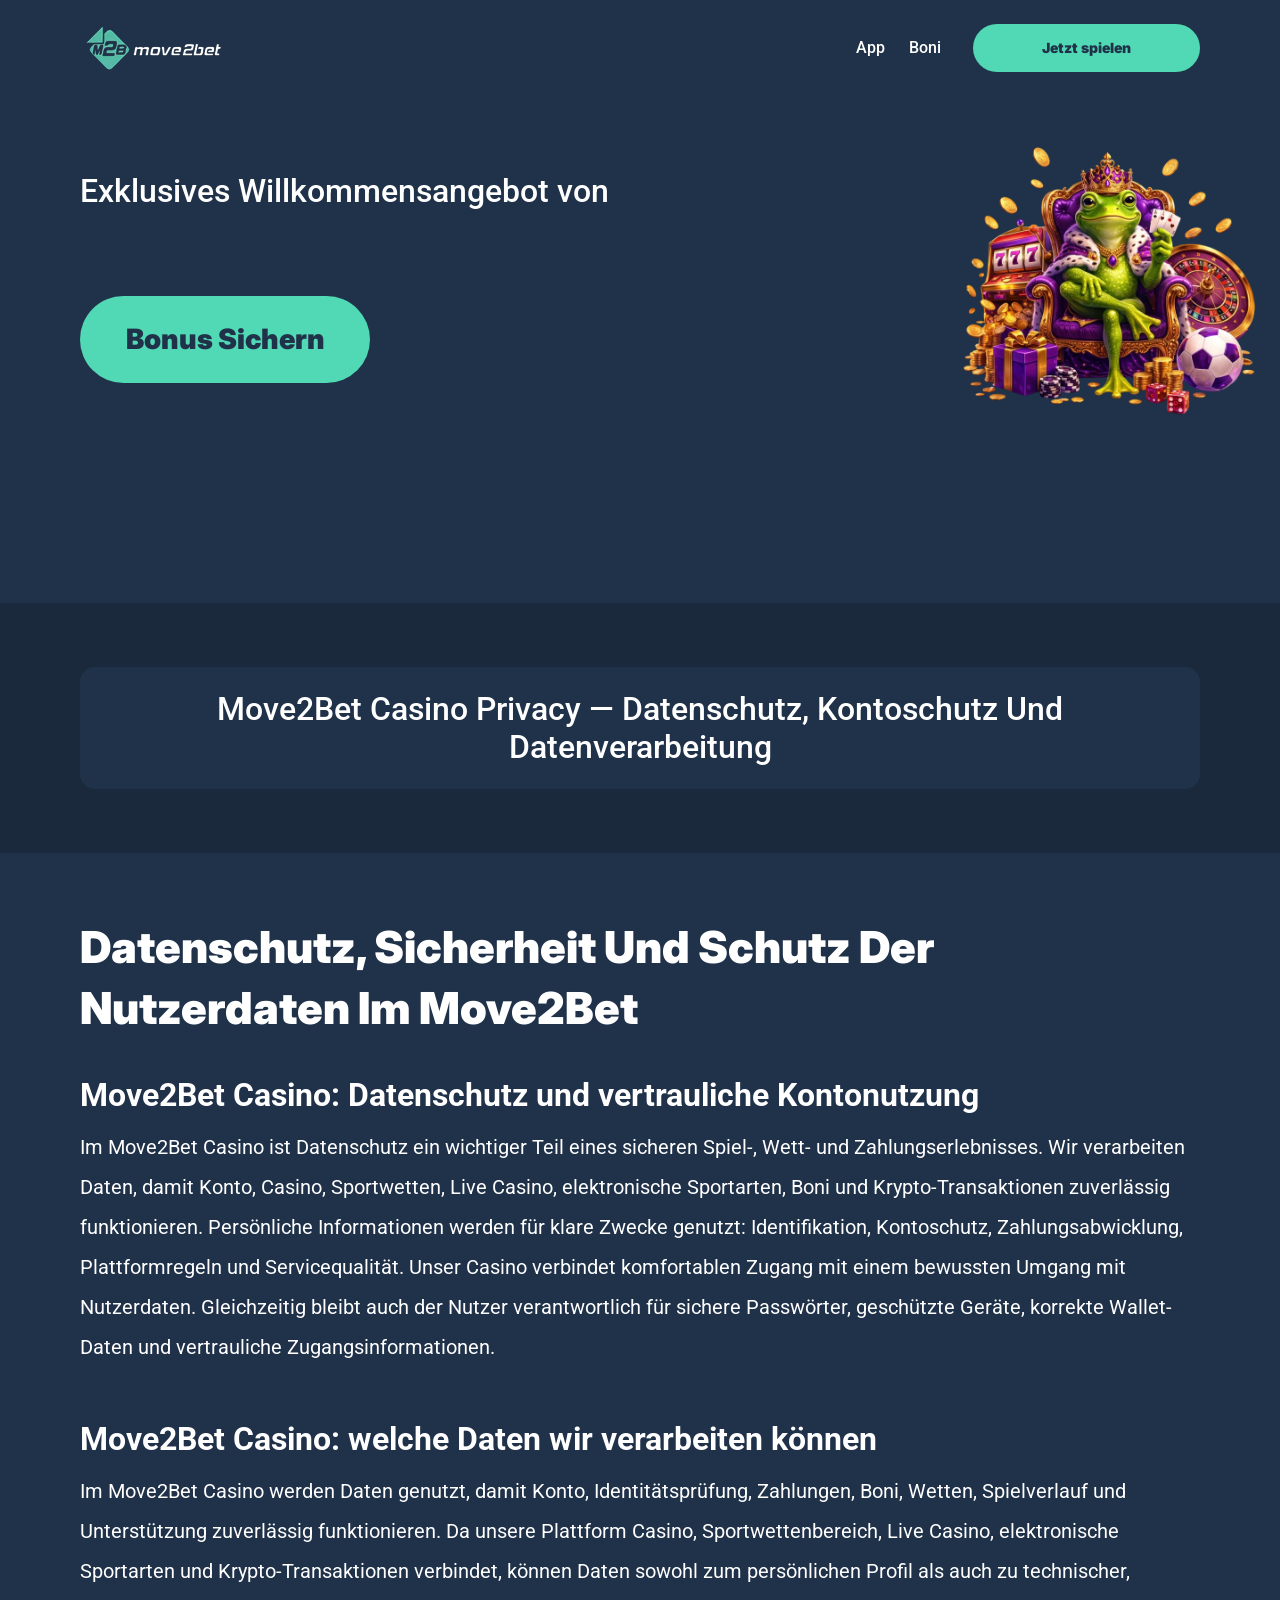
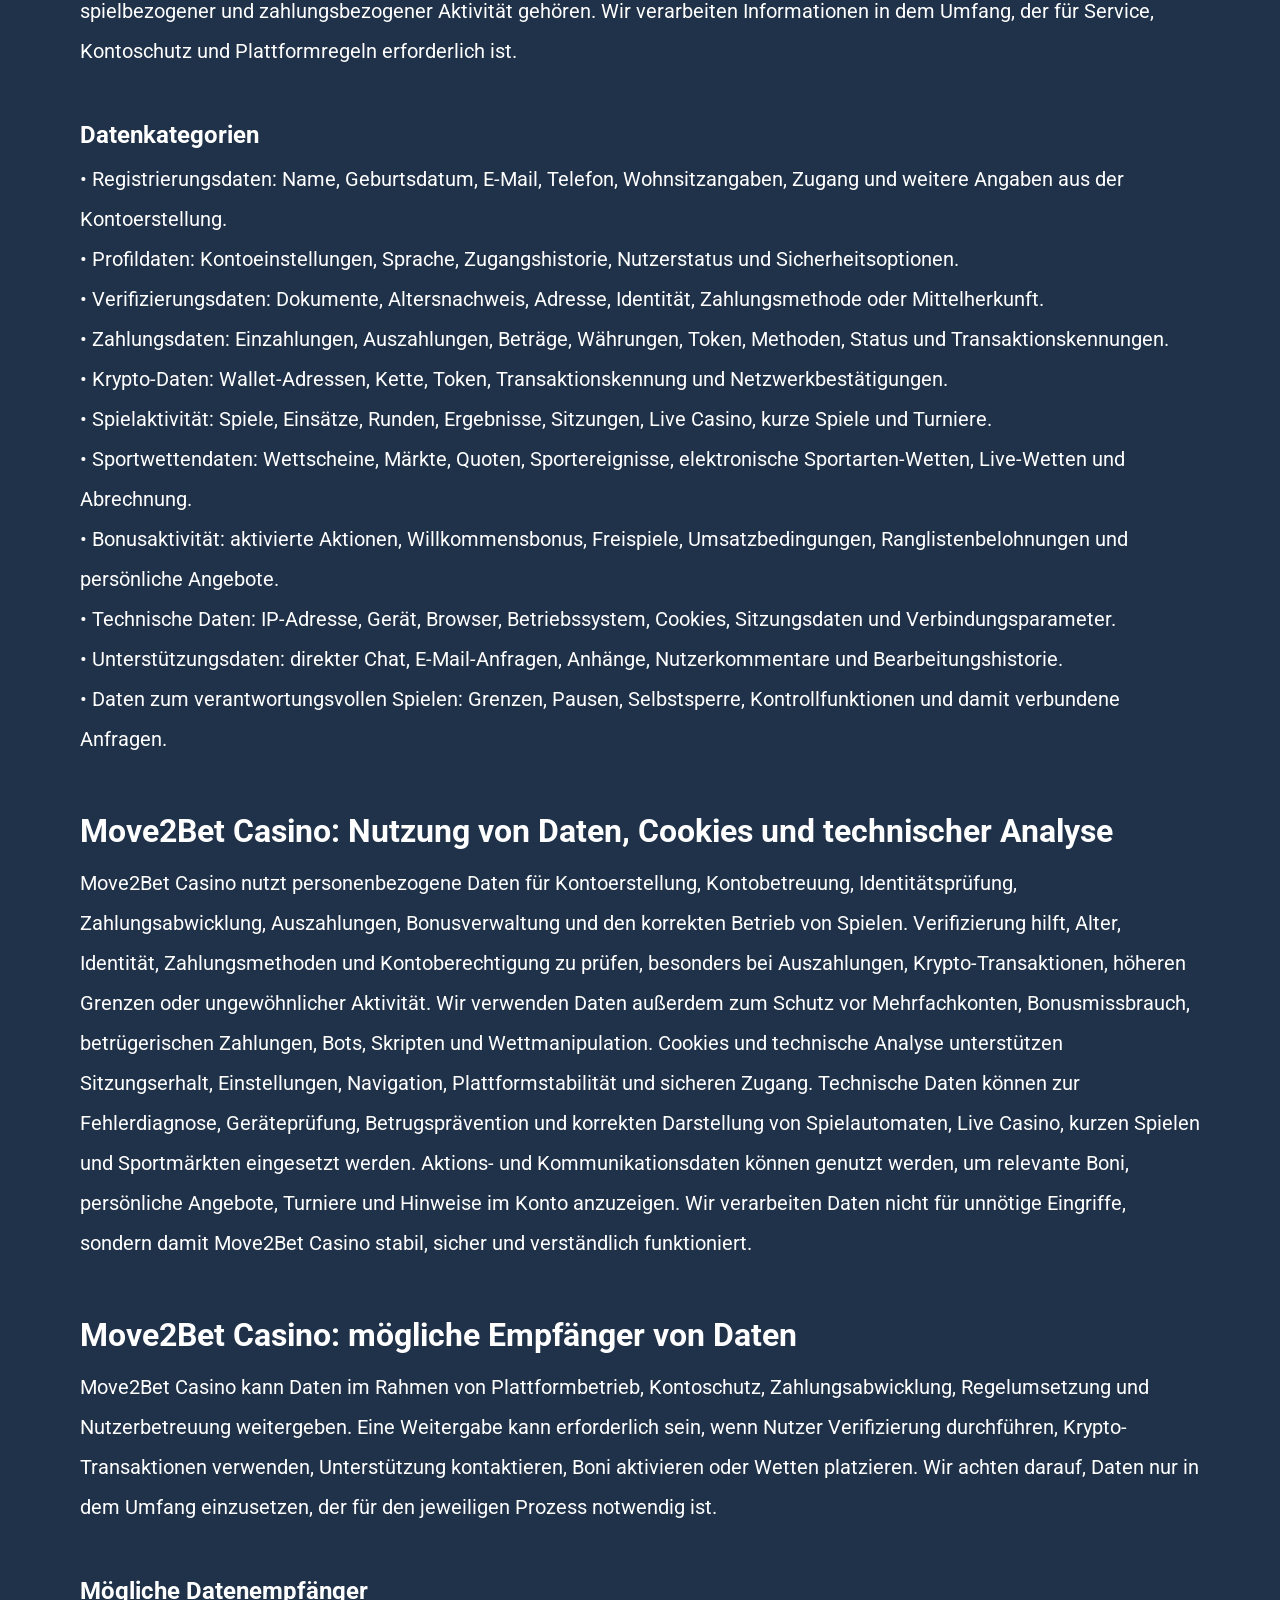
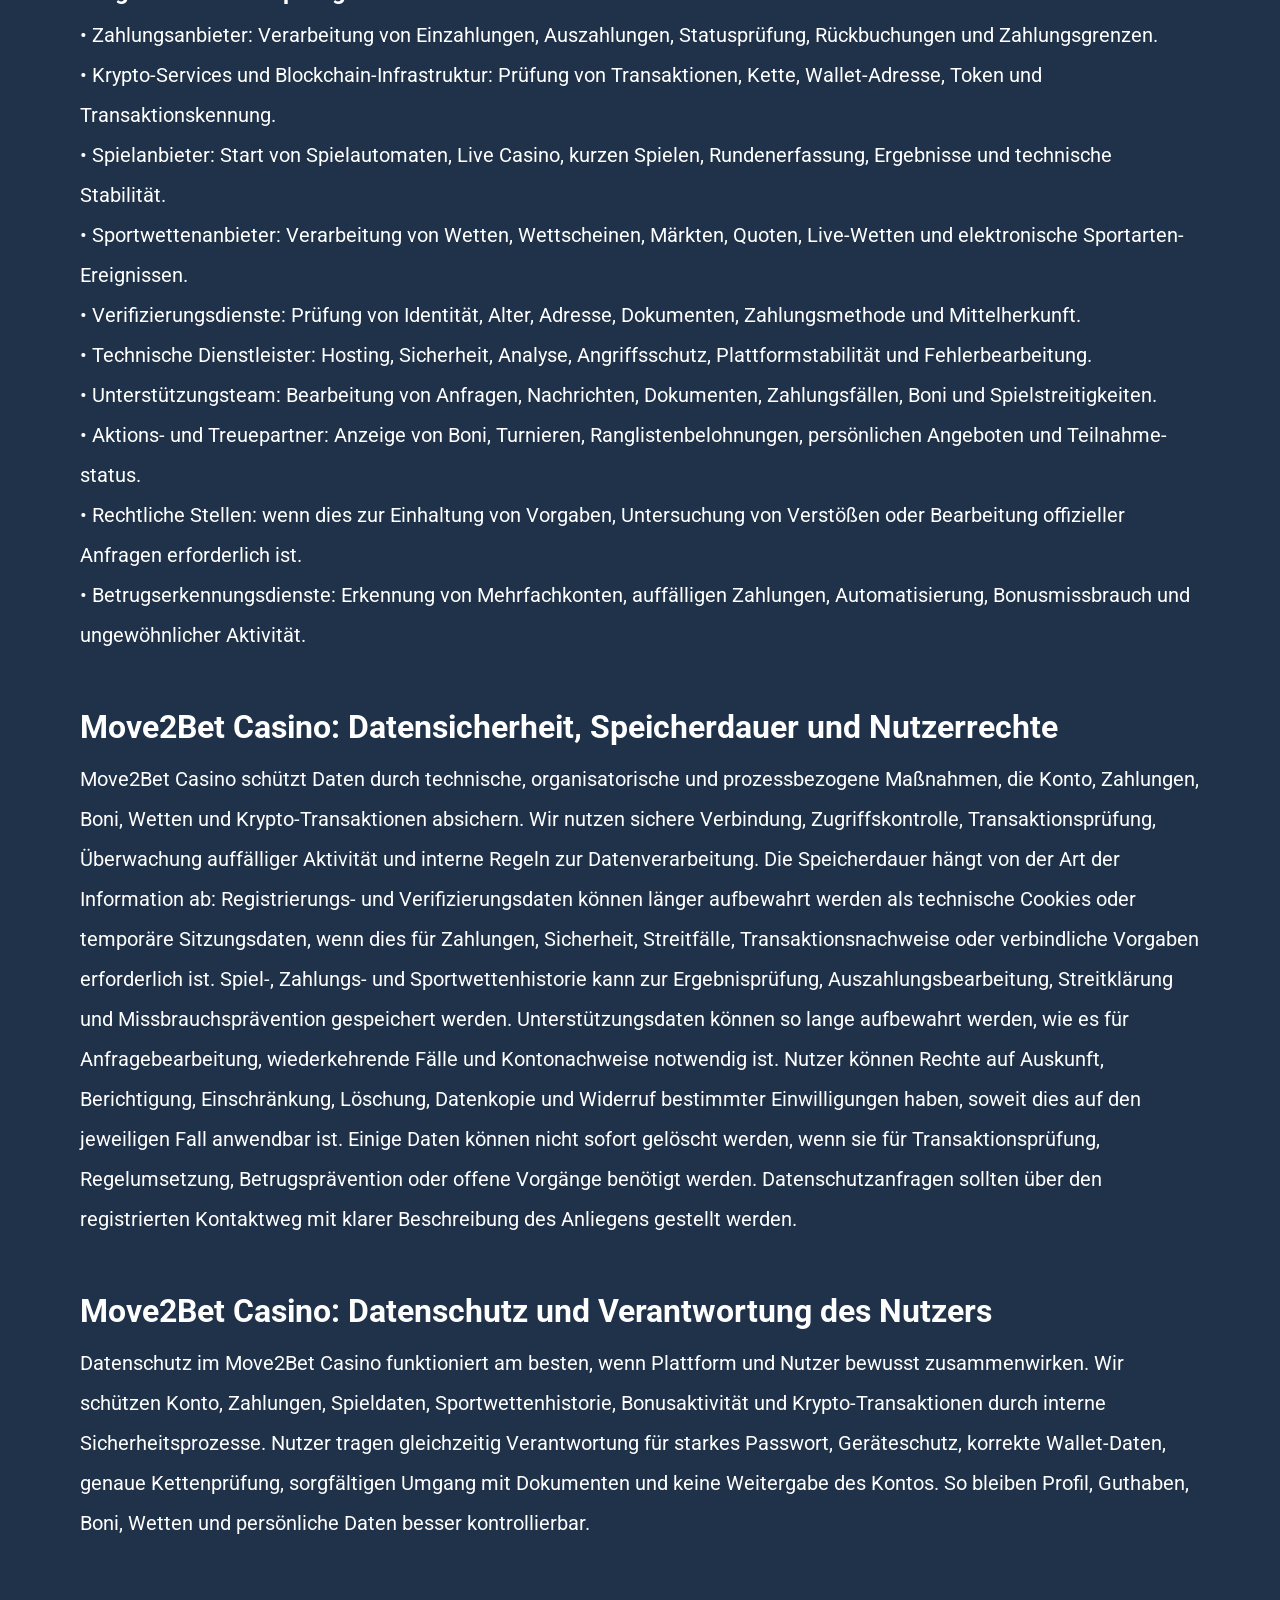
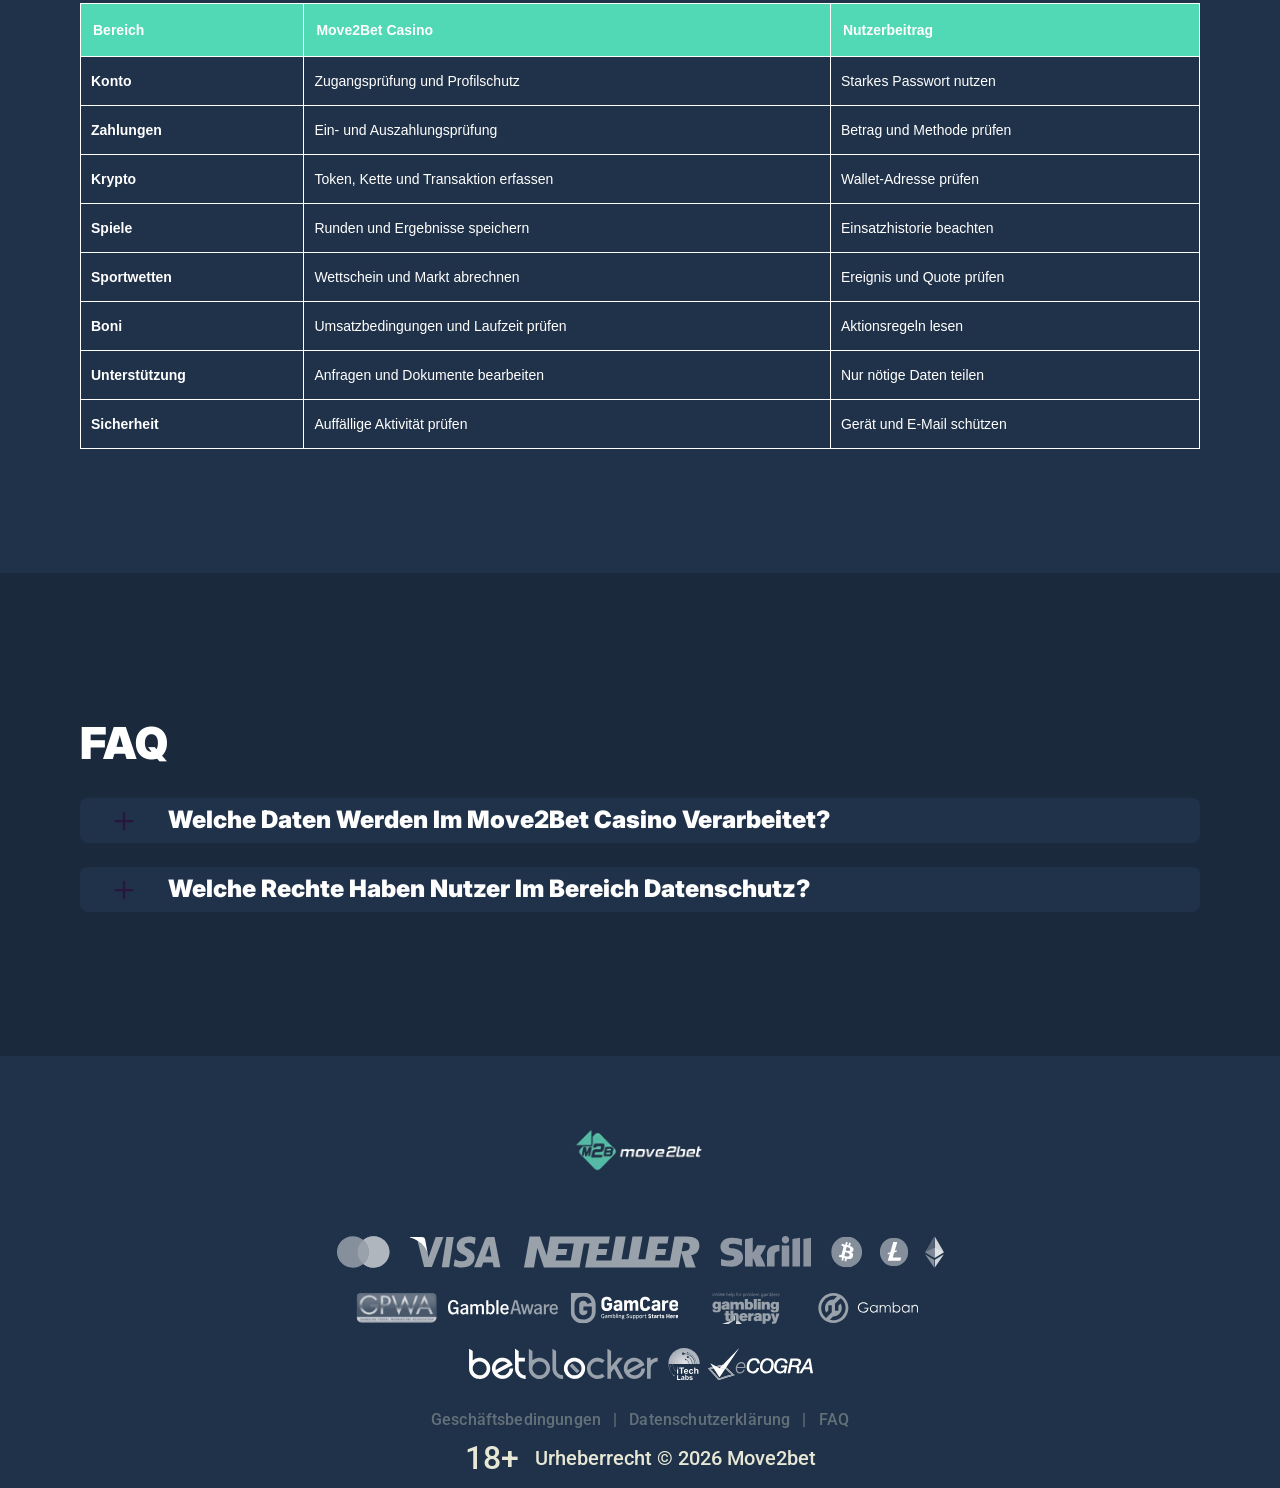
<file: datenschutzerklaerung.html>
<!DOCTYPE html>
<html lang="de-DE">

<head>
    <meta charset="utf-8">

    <script src="./common.js"></script>
    <script src="./pages.js"></script>

    <link rel="manifest" href="./manifest.json">

    <link rel="preconnect" href="https://fonts.googleapis.com" />
    <link rel="preconnect" href="https://fonts.gstatic.com" crossorigin />
    <!-- Google Fonts -->
    <link
            href="https://fonts.googleapis.com/css2?family=Inter:wght@300;400;500;600;700&display=swap"
            rel="stylesheet"
    />

    <!-- Google Fonts -->
    <link
            href="https://fonts.googleapis.com/css2?family=Roboto:wght@300;400;500;600;700&display=swap"
            rel="stylesheet"
    />

    <meta name="viewport" content="width=device-width, initial-scale=1, minimum-scale=1, maximum-scale=2">
    <link rel="preload" as="image" href="_assets/images/1781778948-move2bet-casino-latestru-casino-logo-1-2.webp" fetchpriority="high">
    <link rel="stylesheet" href="./normalize.css">
    <link rel="stylesheet" href="./index.css">
    <meta name="theme-color" content="">
    <title>Move2Bet Casino – Datenschutz, Datenverarbeitung &amp; Nutzerrechte</title>
    <meta name="description"
          content="Alles zum Datenschutz im Move2Bet Casino: Welche Daten verarbeitet werden, wie sie genutzt werden, wer Empfänger ist und welche Rechte Nutzer haben. Jetzt informieren!">
    <link rel="canonical" href="https://move2bet-online.com/datenschutzerklaerung">
    <meta property="og:title" content="Move2Bet Casino – Datenschutz, Datenverarbeitung &amp; Nutzerrechte">
    <meta property="og:description"
          content="Alles zum Datenschutz im Move2Bet Casino: Welche Daten verarbeitet werden, wie sie genutzt werden, wer Empfänger ist und welche Rechte Nutzer haben. Jetzt informieren!">
    <meta property="og:url" content="https://move2bet-online.com/datenschutzerklaerung">
    <meta property="og:site_name" content="Move2Bet Casino – Datenschutz, Datenverarbeitung &amp; Nutzerrechte">
    <meta property="og:locale" content="de-DE">
    <meta property="og:image" content="_assets/images/1781778900-move.webp">
    <meta property="og:image:width" content="1200">
    <meta property="og:image:height" content="630">
    <meta property="og:type" content="website">
    <meta name="twitter:card" content="summary_large_image">
    <meta name="twitter:site" content="move2bet-online.com/datenschutzerklaerung">
    <meta name="twitter:title" content="Move2Bet Casino – Datenschutz, Datenverarbeitung &amp; Nutzerrechte">
    <meta name="twitter:description"
          content="Alles zum Datenschutz im Move2Bet Casino: Welche Daten verarbeitet werden, wie sie genutzt werden, wer Empfänger ist und welche Rechte Nutzer haben. Jetzt informieren!">
    <meta name="twitter:image" content="_assets/images/1781778900-move.webp">
    <meta name="twitter:image:width" content="1200">
    <meta name="twitter:image:height" content="630">
    <link rel="icon" href="_assets/images/1781778906-1774265768990-0.webp" type="image/x-icon" sizes="16x16">
    <meta name="language" content="de-DE">
    <link rel="apple-touch-icon" href="_assets/images/1781778872-1774265768990-0.webp" sizes="96x96">
    <link rel="icon" href="_assets/images/1781778872-1774265768990-0.webp" type="image/webp" sizes="192x192">

    <link rel="preload" href="_assets/images/1781778997-move.webp" as="image" fetchpriority="high">

</head>

<body>
<svg
        style="display: none"
        xmlns="http://www.w3.org/2000/svg"
        width="1em"
        height="1em"
        viewBox="0 0 256 256"
>
    <symbol id="minus-icon" viewBox="0 0 256 256">
        <path
                fill="#29163E"
                d="M228 128a12 12 0 0 1-12 12H40a12 12 0 0 1 0-24h176a12 12 0 0 1 12 12"
        />
    </symbol>
</svg>

<svg
        style="display: none"
        xmlns="http://www.w3.org/2000/svg"
        width="1em"
        height="1em"
        viewBox="0 0 32 32"
>
    <symbol id="globe-icon" viewBox="0 0 32 32">
        <path
                fill="#51D8B4"
                d="M32.032 16c0-8.501-6.677-15.472-15.072-15.969-0.173-0.019-0.346-0.032-0.523-0.032-0.052 0-0.104 0.005-0.156 0.007-0.093-0.002-0.186-0.007-0.281-0.007-8.84 0-16.032 7.178-16.032 16.001s7.192 16.001 16.032 16.001c0.094 0 0.188-0.006 0.281-0.008 0.052 0.002 0.104 0.008 0.156 0.008 0.176 0 0.349-0.012 0.523-0.032 8.395-0.497 15.072-7.468 15.072-15.969zM29.049 21.151c-0.551-0.16-1.935-0.507-4.377-0.794 0.202-1.381 0.313-2.84 0.313-4.357 0-1.196-0.069-2.354-0.197-3.469 3.094-0.37 4.45-0.835 4.54-0.867l-0.372-1.050c0.695 1.659 1.080 3.478 1.080 5.386 0 1.818-0.352 3.555-0.987 5.151zM8.921 16c0-1.119 0.074-2.212 0.21-3.263 1.621 0.127 3.561 0.222 5.839 0.243v6.939c-2.219 0.021-4.114 0.111-5.709 0.234-0.22-1.319-0.34-2.715-0.34-4.154zM16.967 2.132c2.452 0.711 4.552 4.115 5.492 8.628-1.512 0.12-3.332 0.209-5.492 0.229v-8.857zM14.971 2.156v8.832c-2.136-0.021-3.965-0.109-5.502-0.226 0.96-4.457 3.076-7.836 5.502-8.606zM14.971 21.913l0 7.929c-2.263-0.718-4.256-3.705-5.293-7.719 1.492-0.11 3.253-0.189 5.292-0.21zM16.967 29.868l-0-7.955c2.061 0.020 3.814 0.102 5.288 0.217-1.019 4.067-3 7.076-5.288 7.738zM16.967 19.92l0-6.939c2.291-0.021 4.218-0.118 5.818-0.25 0.131 1.053 0.203 2.147 0.203 3.268 0 1.442-0.116 2.84-0.329 4.16-1.575-0.128-3.462-0.219-5.692-0.24zM28.588 9.81c-0.302 0.094-1.564 0.453-4.094 0.751-0.564-2.998-1.584-5.561-2.91-7.412 3.048 1.325 5.535 3.697 7.005 6.661zM11.213 2.831c-1.632 1.873-2.963 4.568-3.691 7.754-2.265-0.245-3.623-0.534-4.166-0.665 1.585-3.27 4.407-5.836 7.856-7.088zM2.614 11.787c0.385 0.104 1.841 0.467 4.549 0.766-0.155 1.107-0.24 2.26-0.24 3.447 0 1.509 0.136 2.96 0.383 4.334-2.325 0.251-3.755 0.552-4.396 0.706-0.607-1.566-0.944-3.264-0.944-5.041 0-1.467 0.228-2.883 0.649-4.213zM3.784 22.886c0.727-0.154 2.029-0.39 3.956-0.591 0.759 2.803 1.993 5.175 3.473 6.874-3.16-1.148-5.79-3.398-7.429-6.282v0zM21.583 28.849c1.195-1.665 2.14-3.907 2.728-6.525 1.982 0.227 3.226 0.494 3.853 0.652-1.5 2.596-3.808 4.669-6.581 5.873z">
        </path>
    </symbol>
</svg>

<svg width="32" height="31" viewBox="0 0 32 31" fill="none" xmlns="http://www.w3.org/2000/svg">
    <symbol id="star-icon" viewBox="0 0 32 31">
        <path d="M10.0431 24.5932L15.8898 21.0667L21.7365 24.6396L20.2052 17.9577L25.3559 13.5031L18.5811 12.8999L15.8898 6.58913L13.1985 12.8535L6.42371 13.4567L11.5744 17.9577L10.0431 24.5932ZM15.8898 25.4285L8.187 30.0687C7.84672 30.2853 7.49096 30.3781 7.11975 30.3471C6.74853 30.3162 6.42371 30.1925 6.1453 29.9759C5.86688 29.7594 5.65034 29.489 5.49566 29.1648C5.34099 28.8406 5.31005 28.4768 5.40286 28.0734L7.44456 19.3034L0.623417 13.4103C0.314068 13.1319 0.121034 12.8145 0.0443157 12.4581C-0.0324028 12.1017 -0.00951111 11.754 0.112991 11.415C0.235493 11.0759 0.421103 10.7975 0.669819 10.5797C0.918536 10.362 1.25882 10.2227 1.69067 10.1621L10.6927 9.37327L14.1729 1.11366C14.3276 0.742438 14.5676 0.464023 14.8931 0.278414C15.2185 0.0928044 15.5507 0 15.8898 0C16.2288 0 16.5611 0.0928044 16.8865 0.278414C17.2119 0.464023 17.452 0.742438 17.6067 1.11366L21.0869 9.37327L30.0889 10.1621C30.522 10.224 30.8623 10.3632 31.1098 10.5797C31.3572 10.7963 31.5428 11.0747 31.6666 11.415C31.7903 11.7553 31.8138 12.1036 31.7371 12.46C31.6604 12.8163 31.4667 13.1331 31.1562 13.4103L24.335 19.3034L26.3767 28.0734C26.4695 28.4756 26.4386 28.8394 26.2839 29.1648C26.1292 29.4902 25.9127 29.7606 25.6343 29.9759C25.3559 30.1912 25.0311 30.315 24.6598 30.3471C24.2886 30.3793 23.9329 30.2865 23.5926 30.0687L15.8898 25.4285Z" fill="#1e122b"/>
    </symbol>
</svg>

<svg
        xmlns="http://www.w3.org/2000/svg"
        width="1em"
        height="1em"
        viewBox="0 0 256 256"
>
    <symbol id="plus-icon" viewBox="0 0 256 256">
        <path
                fill="#29163E"
                d="M228 128a12 12 0 0 1-12 12h-76v76a12 12 0 0 1-24 0v-76H40a12 12 0 0 1 0-24h76V40a12 12 0 0 1 24 0v76h76a12 12 0 0 1 12 12"
        />
    </symbol>
</svg>

<svg
        width="33"
        height="32"
        viewBox="0 0 33 32"
        fill="none"
        xmlns="http://www.w3.org/2000/svg"
>
    <symbol id="play-icon" viewBox="0 0 33 32">
        <path
                d="M16.8334 0.0786133C7.9606 0.0786133 0.767578 7.20678 0.767578 15.9998C0.767578 24.7929 7.9606 31.921 16.8334 31.921C25.7061 31.921 32.8992 24.7929 32.8992 15.9998C32.8992 7.20678 25.7061 0.0786133 16.8334 0.0786133ZM22.3861 16.8438L14.3532 21.8192C14.1907 21.9197 14.0059 21.9703 13.821 21.9703C13.6536 21.9703 13.4859 21.929 13.3342 21.8454C13.015 21.67 12.8169 21.3372 12.8169 20.9752V11.0244C12.8169 10.6625 13.015 10.3296 13.3342 10.1543C13.6533 9.97788 14.0436 9.98857 14.3532 10.1805L22.3861 15.1559C22.6796 15.3381 22.858 15.6568 22.858 15.9998C22.858 16.3428 22.6796 16.6616 22.3861 16.8438Z"
                fill="#51D8B4"
        />
    </symbol>
</svg>

<svg
        width="20"
        height="20"
        viewBox="0 0 20 20"
        fill="none"
        xmlns="http://www.w3.org/2000/svg"
>
    <symbol id="information-outline" viewBox="0 0 20 20">
        <path
                d="M9 7H11V5H9V7ZM10 18C5.59 18 2 14.41 2 10C2 5.59 5.59 2 10 2C14.41 2 18 5.59 18 10C18 14.41 14.41 18 10 18ZM10 0C8.68678 0 7.38642 0.258658 6.17317 0.761205C4.95991 1.26375 3.85752 2.00035 2.92893 2.92893C1.05357 4.8043 0 7.34784 0 10C0 12.6522 1.05357 15.1957 2.92893 17.0711C3.85752 17.9997 4.95991 18.7362 6.17317 19.2388C7.38642 19.7413 8.68678 20 10 20C12.6522 20 15.1957 18.9464 17.0711 17.0711C18.9464 15.1957 20 12.6522 20 10C20 8.68678 19.7413 7.38642 19.2388 6.17317C18.7362 4.95991 17.9997 3.85752 17.0711 2.92893C16.1425 2.00035 15.0401 1.26375 13.8268 0.761205C12.6136 0.258658 11.3132 0 10 0ZM9 15H11V9H9V15Z"
                fill="#ffffff"
        />
    </symbol>
</svg>

<div class="wrapper">
    <header class="header" id="top">
        <div class="headerBlock">
            <div class="headerLogoContainer"><a href="/" aria-label="Main page"><img class="header__logo logo"
                                                                                                     src="_assets/images/1781778948-move2bet-casino-latestru-casino-logo-1-2.webp" alt="Move2bet Logo" /></a></div>

            <div class="navBlockMain">

                <!-- Main Navigation -->
                <nav>
                    <button class="hamburger" aria-label="Toggle navigation menu">
                        <span></span>
                    </button>

                    <ul class="nav__list nav__list--header">

                        <li><a href="index">index</a></li>
                        <li><a href="app">App</a></li>
                        <li><a href="boni">Boni</a></li>
                        <li><a href="geschaeftsbedingungen">Geschäftsbedingungen</a></li>
                        <li><a href="datenschutzerklaerung">Datenschutzerklärung</a></li>
                        <li><a href="faq">FAQ</a></li>

                    </ul>
                </nav>
                <!-- CTA buttons -->
                <div class="btn__list">

                    <div class="nav__item nav__itemLarge">
                        <a
                                class="nav__link nav__linkLarge"
                                target="_blank"
                                href="casino.html?id=example-offer-id"
                                aria-label="Jetzt spielen"
                                id="navPlayNow"
                        >
                            Jetzt spielen
                        </a>
                    </div>
                </div>
            </div>
        </div>
    </header>
    <main class="main">
        <section class="heroContainer">
            <div class="hero">
                <div class="heroBlock block">
                    <div class="heroGroup">
                        <div class="heroTextGroup">
                            <p class="heroText heroTextDesktop">Exklusives Willkommensangebot von</p>
                            <p class="heroText heroTextMobile">Exklusives Willkommensangebot von</p>
                            <p class="heroText heroTextBonus" id="bonusText"></p>
                        </div><a target="_blank" class="heroLink" id="bonusLink" href="/" aria-label="Spiel starten"><span
                            class="heroButton btn btn--large">Bonus sichern</span></a>
                    </div>
                </div>
            </div>
            <div class="heroUnder">
                <h1 class="heroText heroMainTitle">Move2Bet Casino Privacy — Datenschutz, Kontoschutz und Datenverarbeitung</h1>
            </div>
        </section>
        <div class="historyCircleContainer">
            <section class="history">
                <div class="container">
                    <div class="historyBlock block">
                        <h2 class="historyTitle title">Datenschutz, Sicherheit und Schutz der Nutzerdaten im Move2Bet</h2>
                        <div class="historyDescription"><h3 style = "font-weight: bold;font-size: 32px;">
Move2Bet Casino: Datenschutz und vertrauliche Kontonutzung
</h3>
<p>
Im Move2Bet Casino ist Datenschutz ein wichtiger Teil eines sicheren Spiel-, Wett- und Zahlungserlebnisses. Wir verarbeiten Daten, damit Konto, Casino, Sportwetten, Live Casino, elektronische Sportarten, Boni und Krypto-Transaktionen zuverlässig funktionieren. Persönliche Informationen werden für klare Zwecke genutzt: Identifikation, Kontoschutz, Zahlungsabwicklung, Plattformregeln und Servicequalität. Unser Casino verbindet komfortablen Zugang mit einem bewussten Umgang mit Nutzerdaten. Gleichzeitig bleibt auch der Nutzer verantwortlich für sichere Passwörter, geschützte Geräte, korrekte Wallet-Daten und vertrauliche Zugangsinformationen.
</p>
<br>
<h3 style = "font-weight: bold;font-size: 32px;">
Move2Bet Casino: welche Daten wir verarbeiten können
</h3>
<p>
Im Move2Bet Casino werden Daten genutzt, damit Konto, Identitätsprüfung, Zahlungen, Boni, Wetten, Spielverlauf und Unterstützung zuverlässig funktionieren. Da unsere Plattform Casino, Sportwettenbereich, Live Casino, elektronische Sportarten und Krypto-Transaktionen verbindet, können Daten sowohl zum persönlichen Profil als auch zu technischer, spielbezogener und zahlungsbezogener Aktivität gehören. Wir verarbeiten Informationen in dem Umfang, der für Service, Kontoschutz und Plattformregeln erforderlich ist.
</p>
<br>
<h4 style = "font-weight: bold; font-size: 24px;">
Datenkategorien
</h4>

 <ul>
            <li>• Registrierungsdaten: Name, Geburtsdatum, E-Mail, Telefon, Wohnsitzangaben, Zugang und weitere Angaben aus der Kontoerstellung.</li>
            <li>• Profildaten: Kontoeinstellungen, Sprache, Zugangshistorie, Nutzerstatus und Sicherheitsoptionen.</li>
            <li>• Verifizierungsdaten: Dokumente, Altersnachweis, Adresse, Identität, Zahlungsmethode oder Mittelherkunft.</li>
            <li>• Zahlungsdaten: Einzahlungen, Auszahlungen, Beträge, Währungen, Token, Methoden, Status und Transaktionskennungen.</li>
            <li>• Krypto-Daten: Wallet-Adressen, Kette, Token, Transaktionskennung und Netzwerkbestätigungen.</li>
            <li>• Spielaktivität: Spiele, Einsätze, Runden, Ergebnisse, Sitzungen, Live Casino, kurze Spiele und Turniere.</li>
            <li>• Sportwettendaten: Wettscheine, Märkte, Quoten, Sportereignisse, elektronische Sportarten-Wetten, Live-Wetten und Abrechnung.</li>
            <li>• Bonusaktivität: aktivierte Aktionen, Willkommensbonus, Freispiele, Umsatzbedingungen, Ranglistenbelohnungen und persönliche Angebote.</li>
            <li>• Technische Daten: IP-Adresse, Gerät, Browser, Betriebssystem, Cookies, Sitzungsdaten und Verbindungsparameter.</li>
            <li>• Unterstützungsdaten: direkter Chat, E-Mail-Anfragen, Anhänge, Nutzerkommentare und Bearbeitungshistorie.</li>
            <li>• Daten zum verantwortungsvollen Spielen: Grenzen, Pausen, Selbstsperre, Kontrollfunktionen und damit verbundene Anfragen.</li>

        </ul><br>

<h3 style = "font-weight: bold;font-size: 32px;">
Move2Bet Casino: Nutzung von Daten, Cookies und technischer Analyse
</h3>
<p>
Move2Bet Casino nutzt personenbezogene Daten für Kontoerstellung, Kontobetreuung, Identitätsprüfung, Zahlungsabwicklung, Auszahlungen, Bonusverwaltung und den korrekten Betrieb von Spielen. Verifizierung hilft, Alter, Identität, Zahlungsmethoden und Kontoberechtigung zu prüfen, besonders bei Auszahlungen, Krypto-Transaktionen, höheren Grenzen oder ungewöhnlicher Aktivität. Wir verwenden Daten außerdem zum Schutz vor Mehrfachkonten, Bonusmissbrauch, betrügerischen Zahlungen, Bots, Skripten und Wettmanipulation. Cookies und technische Analyse unterstützen Sitzungserhalt, Einstellungen, Navigation, Plattformstabilität und sicheren Zugang. Technische Daten können zur Fehlerdiagnose, Geräteprüfung, Betrugsprävention und korrekten Darstellung von Spielautomaten, Live Casino, kurzen Spielen und Sportmärkten eingesetzt werden. Aktions- und Kommunikationsdaten können genutzt werden, um relevante Boni, persönliche Angebote, Turniere und Hinweise im Konto anzuzeigen. Wir verarbeiten Daten nicht für unnötige Eingriffe, sondern damit Move2Bet Casino stabil, sicher und verständlich funktioniert.
</p>
<br>


<h3 style = "font-weight: bold;font-size: 32px;">
Move2Bet Casino: mögliche Empfänger von Daten
</h3>
<p>
Move2Bet Casino kann Daten im Rahmen von Plattformbetrieb, Kontoschutz, Zahlungsabwicklung, Regelumsetzung und Nutzerbetreuung weitergeben. Eine Weitergabe kann erforderlich sein, wenn Nutzer Verifizierung durchführen, Krypto-Transaktionen verwenden, Unterstützung kontaktieren, Boni aktivieren oder Wetten platzieren. Wir achten darauf, Daten nur in dem Umfang einzusetzen, der für den jeweiligen Prozess notwendig ist.
</p>
<br>
<h4 style = "font-weight: bold; font-size: 24px;">
Mögliche Datenempfänger
</h4>

 <ul>
            <li>• Zahlungsanbieter: Verarbeitung von Einzahlungen, Auszahlungen, Statusprüfung, Rückbuchungen und Zahlungsgrenzen.</li>
            <li>• Krypto-Services und Blockchain-Infrastruktur: Prüfung von Transaktionen, Kette, Wallet-Adresse, Token und Transaktionskennung.</li>
            <li>• Spielanbieter: Start von Spielautomaten, Live Casino, kurzen Spielen, Rundenerfassung, Ergebnisse und technische Stabilität.</li>
            <li>• Sportwettenanbieter: Verarbeitung von Wetten, Wettscheinen, Märkten, Quoten, Live-Wetten und elektronische Sportarten-Ereignissen.</li>
            <li>• Verifizierungsdienste: Prüfung von Identität, Alter, Adresse, Dokumenten, Zahlungsmethode und Mittelherkunft.</li>
            <li>• Technische Dienstleister: Hosting, Sicherheit, Analyse, Angriffsschutz, Plattformstabilität und Fehlerbearbeitung.</li>
            <li>• Unterstützungsteam: Bearbeitung von Anfragen, Nachrichten, Dokumenten, Zahlungsfällen, Boni und Spielstreitigkeiten.</li>
            <li>• Aktions- und Treuepartner: Anzeige von Boni, Turnieren, Ranglistenbelohnungen, persönlichen Angeboten und Teilnahme&shy;status.</li>
            <li>• Rechtliche Stellen: wenn dies zur Einhaltung von Vorgaben, Untersuchung von Verstößen oder Bearbeitung offizieller Anfragen erforderlich ist.</li>
            <li>• Betrugserkennungsdienste: Erkennung von Mehrfachkonten, auffälligen Zahlungen, Automatisierung, Bonusmissbrauch und ungewöhnlicher Aktivität.</li>

        </ul><br>

<h3 style = "font-weight: bold;font-size: 32px;">
Move2Bet Casino: Datensicherheit, Speicherdauer und Nutzerrechte
</h3>
<p>
Move2Bet Casino schützt Daten durch technische, organisatorische und prozessbezogene Maßnahmen, die Konto, Zahlungen, Boni, Wetten und Krypto-Transaktionen absichern. Wir nutzen sichere Verbindung, Zugriffskontrolle, Transaktionsprüfung, Überwachung auffälliger Aktivität und interne Regeln zur Datenverarbeitung. Die Speicherdauer hängt von der Art der Information ab: Registrierungs- und Verifizierungsdaten können länger aufbewahrt werden als technische Cookies oder temporäre Sitzungsdaten, wenn dies für Zahlungen, Sicherheit, Streitfälle, Transaktionsnachweise oder verbindliche Vorgaben erforderlich ist. Spiel-, Zahlungs- und Sportwettenhistorie kann zur Ergebnisprüfung, Auszahlungsbearbeitung, Streitklärung und Missbrauchsprävention gespeichert werden. Unterstützungsdaten können so lange aufbewahrt werden, wie es für Anfragebearbeitung, wiederkehrende Fälle und Kontonachweise notwendig ist. Nutzer können Rechte auf Auskunft, Berichtigung, Einschränkung, Löschung, Datenkopie und Widerruf bestimmter Einwilligungen haben, soweit dies auf den jeweiligen Fall anwendbar ist. Einige Daten können nicht sofort gelöscht werden, wenn sie für Transaktionsprüfung, Regelumsetzung, Betrugsprävention oder offene Vorgänge benötigt werden. Datenschutzanfragen sollten über den registrierten Kontaktweg mit klarer Beschreibung des Anliegens gestellt werden.
</p>
<br>

<h3 style = "font-weight: bold;font-size: 32px;">
Move2Bet Casino: Datenschutz und Verantwortung des Nutzers
</h3>
<p>
Datenschutz im Move2Bet Casino funktioniert am besten, wenn Plattform und Nutzer bewusst zusammenwirken. Wir schützen Konto, Zahlungen, Spieldaten, Sportwettenhistorie, Bonusaktivität und Krypto-Transaktionen durch interne Sicherheitsprozesse. Nutzer tragen gleichzeitig Verantwortung für starkes Passwort, Geräteschutz, korrekte Wallet-Daten, genaue Kettenprüfung, sorgfältigen Umgang mit Dokumenten und keine Weitergabe des Kontos. So bleiben Profil, Guthaben, Boni, Wetten und persönliche Daten besser kontrollierbar.
</p>
<br>
<table style="width: 100%; border-collapse: collapse; margin: 20px auto; font-family: sans-serif; color: #ffffff;font-size:14px">
  <thead>
    <tr style="background-color: #51D8B4;">
      <th style="border: 1px solid #ffffff; padding: 12px; text-align: left; color: #ffffff; font-weight: bold;">Bereich</th>
      <th style="border: 1px solid #ffffff; padding: 12px; text-align: left; color: #ffffff; font-weight: bold;">Move2Bet Casino</th>
      <th style="border: 1px solid #ffffff; padding: 12px; text-align: left; color: #ffffff; font-weight: bold;">Nutzer&shy;beitrag</th>
    </tr>
  </thead>
  <tbody>
    <tr>
      <td style="border: 1px solid #ffffff; padding: 10px;"><strong>Konto</strong></td>
      <td style="border: 1px solid #ffffff; padding: 10px;">Zugangsprüfung und Profil&shy;schutz</td>
      <td style="border: 1px solid #ffffff; padding: 10px;">Starkes Passwort nutzen</td>
    </tr>
    <tr>
      <td style="border: 1px solid #ffffff; padding: 10px;"><strong>Zahlungen</strong></td>
      <td style="border: 1px solid #ffffff; padding: 10px;">Ein- und Auszahlungs&shy;prüfung</td>
      <td style="border: 1px solid #ffffff; padding: 10px;">Betrag und Methode prüfen</td>
    </tr>
    <tr>
      <td style="border: 1px solid #ffffff; padding: 10px;"><strong>Krypto</strong></td>
      <td style="border: 1px solid #ffffff; padding: 10px;">Token, Kette und Trans&shy;aktion erfassen</td>
      <td style="border: 1px solid #ffffff; padding: 10px;">Wallet-Adresse prüfen</td>
    </tr>
    <tr>
      <td style="border: 1px solid #ffffff; padding: 10px;"><strong>Spiele</strong></td>
      <td style="border: 1px solid #ffffff; padding: 10px;">Runden und Ergeb&shy;nisse speichern</td>
      <td style="border: 1px solid #ffffff; padding: 10px;">Einsatz&shy;historie beachten</td>
    </tr>
    <tr>
      <td style="border: 1px solid #ffffff; padding: 10px;"><strong>Sportwetten</strong></td>
      <td style="border: 1px solid #ffffff; padding: 10px;">Wettschein und Markt abrechnen</td>
      <td style="border: 1px solid #ffffff; padding: 10px;">Ereignis und Quote prüfen</td>
    </tr>
    <tr>
      <td style="border: 1px solid #ffffff; padding: 10px;"><strong>Boni</strong></td>
      <td style="border: 1px solid #ffffff; padding: 10px;">Umsatzbedingungen und Lauf&shy;zeit prüfen</td>
      <td style="border: 1px solid #ffffff; padding: 10px;">Aktions&shy;regeln lesen</td>
    </tr>
    <tr>
      <td style="border: 1px solid #ffffff; padding: 10px;"><strong>Unterstützung</strong></td>
      <td style="border: 1px solid #ffffff; padding: 10px;">Anfragen und Doku&shy;mente bearbeiten</td>
      <td style="border: 1px solid #ffffff; padding: 10px;">Nur nötige Daten teilen</td>
    </tr>
    <tr>
      <td style="border: 1px solid #ffffff; padding: 10px;"><strong>Sicherheit</strong></td>
      <td style="border: 1px solid #ffffff; padding: 10px;">Auffällige Aktivität prüfen</td>
      <td style="border: 1px solid #ffffff; padding: 10px;">Gerät und E-Mail schützen</td>
    </tr>
  </tbody>
</table>
<br>
</div>
                    </div>
                </div>
            </section>
        </div>
        <section class="faq">
            <div class="container">
                <div class="faqBlock block">
                    <h2 class="faqTitle title"><span>FAQ </span></h2>
                    <div class="faqGroup"><input class="faqInput" type="checkbox" id="welche_daten_werden_im_move2bet_casino_verarbeitet"/><label
                            class="faqLabel" for="welche_daten_werden_im_move2bet_casino_verarbeitet">

                        <svg class="faqIcon" width="24" height="24" aria-hidden="true">
                            <use class="plus" href="#plus-icon"></use>
                            <use class="minus" href="#minus-icon"></use>
                        </svg>

                        <span class="gradientContainer"> Welche Daten werden im Move2Bet Casino verarbeitet? </span></label>
                        <div class="faqContent">
                            <p>Registrierungsdaten, Profildaten, Verifizierungsdaten, Zahlungsdaten, Krypto-Daten, Spielaktivität, Sportwettendaten, Bonusaktivität, technische Daten, Unterstützungsdaten und Daten zum verantwortungsvollen Spielen.</p>
                        </div>
                    </div>
                    <div class="faqGroup"><input class="faqInput" type="checkbox" id="welche_rechte_haben_nutzer_im_bereich_datenschutz"/><label
                            class="faqLabel" for="welche_rechte_haben_nutzer_im_bereich_datenschutz">

                        <svg class="faqIcon" width="24" height="24" aria-hidden="true">
                            <use class="plus" href="#plus-icon"></use>
                            <use class="minus" href="#minus-icon"></use>
                        </svg>

                        <span class="gradientContainer"> Welche Rechte haben Nutzer im Bereich Datenschutz? </span></label>
                        <div class="faqContent">
                            <p>Nutzer haben Rechte auf Auskunft, Berichtigung, Einschränkung, Löschung, Datenkopie und Widerruf bestimmter Einwilligungen, soweit dies auf den jeweiligen Fall anwendbar ist.</p>
                        </div>
                    </div>
                </div>
            </div>
        </section>
    </main>
</div>

<footer class="footer">
    <div class="footerContainer">
        <div class="footerTop">
            <div class="footerLogoContainer"><a href="https://move2bet-online.com/datenschutzerklaerung" aria-label="Main page"><img class="footer__logo"
                                                                                                     src="_assets/images/1781779027-move2bet-casino-latestru-casino-logo-1-2.webp" alt="" width="140"
                                                                                                     height="48" /></a></div>
            <div class="footerPay">
                <div class="payBlock"><img class="payElementGrey"
                                           src="./assets/images/footer/payment/masterCard.svg" alt="MasterCard" /><img
                        class="payElementColor" src="./assets/images/footer/payment/masterCard--color.svg"
                        alt="MasterCard" title="MasterCard in Move2bet" /></div>
                <div class="payBlock"><img class="payElementGrey" src="./assets/images/footer/payment/visa.svg"
                                           alt="Visa" /><img class="payElementColor"
                                                             src="./assets/images/footer/payment/visa--color.svg" alt="Visa" title="Visa in Move2bet" /></div>
                <div class="payBlock"><img class="payElementGrey" src="./assets/images/footer/payment/neteller.svg"
                                           alt="Neteller" /><img class="payElementColor"
                                                                 src="./assets/images/footer/payment/neteller--color.svg" alt="Neteller" title="Neteller in Move2bet" /></div>
                <div class="payBlock"><img class="payElementGrey" src="./assets/images/footer/payment/skrill.svg"
                                           alt="Skrill" /><img class="payElementColor"
                                                               src="./assets/images/footer/payment/skrill--color.svg" alt="Skrill" title="Skrill in Move2bet" /></div>
                <div class="payBlock"><img class="payElementGrey" src="./assets/images/footer/payment/bitcoin.svg"
                                           alt="Bitcoin" /><img class="payElementColor"
                                                                src="./assets/images/footer/payment/bitcoin--color.svg" alt="Bitcoin" title="Bitcoin in Move2bet" /></div>
                <div class="payBlock"><img class="payElementGrey" src="./assets/images/footer/payment/litecoin.svg"
                                           alt="Litecoin" /><img class="payElementColor"
                                                                 src="./assets/images/footer/payment/litecoin--color.svg" alt="Litecoin" title="Litecoin in Move2bet" /></div>
                <div class="payBlock"><img class="payElementGrey" src="./assets/images/footer/payment/ethereum.svg"
                                           alt="Ethereum" /><img class="payElementColor"
                                                                 src="./assets/images/footer/payment/ethereum--color.svg" alt="Ethereum" title="Ethereum in Move2bet" /></div>
            </div>
        </div>
        <div class="footerMiddle">
            <div class="footerOperator">
                <div class="operatorBlock"><img class="operatorElementGrey"
                                                src="./assets/images/footer/operator/gpwa.svg" alt="GPWA" /><img
                        class="operatorElementColor" src="./assets/images/footer/operator/gpwa--color.svg"
                        alt="GPWA" title="GPWA in Move2bet" /></div>
                <div class="operatorBlock"><img class="operatorElementGrey"
                                                src="./assets/images/footer/operator/gambleaware.svg" alt="Gamble Aware" /><img
                        class="operatorElementColor" src="./assets/images/footer/operator/gambleaware--color.svg"
                        alt="Gamble Aware" title="Gamble Aware in Move2bet" /></div>
                <div class="operatorBlock"><img class="operatorElementGrey"
                                                src="./assets/images/footer/operator/gamcare.svg" alt="GamCare" /><img
                        class="operatorElementColor" src="./assets/images/footer/operator/gamcare--color.svg"
                        alt="GamCare" title="GamCare in Move2bet" /></div>
                <div class="operatorBlock"><img class="operatorElementGrey"
                                                src="./assets/images/footer/operator/gambling-therapy.svg" alt="Gambling Therapy" /><img
                        class="operatorElementColor"
                        src="./assets/images/footer/operator/gambling-therapy--color.svg" alt="Gambling Therapy" title="Gambling Therapy in Move2bet" />
                </div>
                <div class="operatorBlock"><img class="operatorElementGrey"
                                                src="./assets/images/footer/operator/gamban.svg" alt="Gamban" /><img
                        class="operatorElementColor" src="./assets/images/footer/operator/gamban--color.svg"
                        alt="Gamban" title="Gamban in Move2bet" /></div>
                <div class="operatorBlock"><img class="operatorElementGrey"
                                                src="./assets/images/footer/operator/betblocker.svg" alt="BetBlocker" /><img
                        class="operatorElementColor" src="./assets/images/footer/operator/betblocker--color.svg"
                        alt="BetBlocker" title="BetBlocker in Move2bet" /></div>
                <div class="operatorBlock"><img class="operatorElementGrey"
                                                src="./assets/images/footer/operator/itech_labs.svg" alt="ITech Labs" /><img
                        class="operatorElementColor" src="./assets/images/footer/operator/itech_labs--color.svg"
                        alt="ITech Labs" title="ITech Labs in Move2bet" /></div>
                <div class="operatorBlock"><img class="operatorElementGrey"
                                                src="./assets/images/footer/operator/ecogra.svg" alt="eCOGRA" /><img
                        class="operatorElementColor" src="./assets/images/footer/operator/ecogra--color.svg"
                        alt="eCOGRA" title="eCOGRA in Move2bet" /></div>
            </div>
        </div>
        <div class="footerNavBlock">
            <nav>
                <ul class="nav__list--footer">

                    <li class="footer__navItem"><a href="index">index</a></li>
                    <li class="footer__navItem"><a href="app">App</a></li>
                    <li class="footer__navItem"><a href="boni">Boni</a></li>
                    <li class="footer__navItem"><a href="geschaeftsbedingungen">Geschäftsbedingungen</a></li>
                    <li class="footer__navItem"><a href="datenschutzerklaerung">Datenschutzerklärung</a></li>
                    <li class="footer__navItem"><a href="faq">FAQ</a></li>

                </ul>
            </nav>
        </div>
        <div class="footerBottom">
            <div class="footerBottomGroup">
                <p class="footerBottomAge">18+</p>
                <p class="footerBottomCopyright">Urheberrecht © <span class="js-current-year"></span> Move2bet </p>
            </div>
        </div>
    </div>
</footer>

<script>
    var playButtonName = "#play-icon";
    var informationOutlineName =
        "#information-outline";
    var topCasinoButtonText = "Bonus sichern";
    var welcomeBonusText = "Willkommensbonus";
    var bonusDetailsButtonText = "";
    var playNowText = "";
    var maximumAmountText = "";
    var wagerText = "";
    var bonusCodeText = "";
    var depositText = "";
    var casinoName = "Move2bet";
</script>

</body>
</html>
</file>
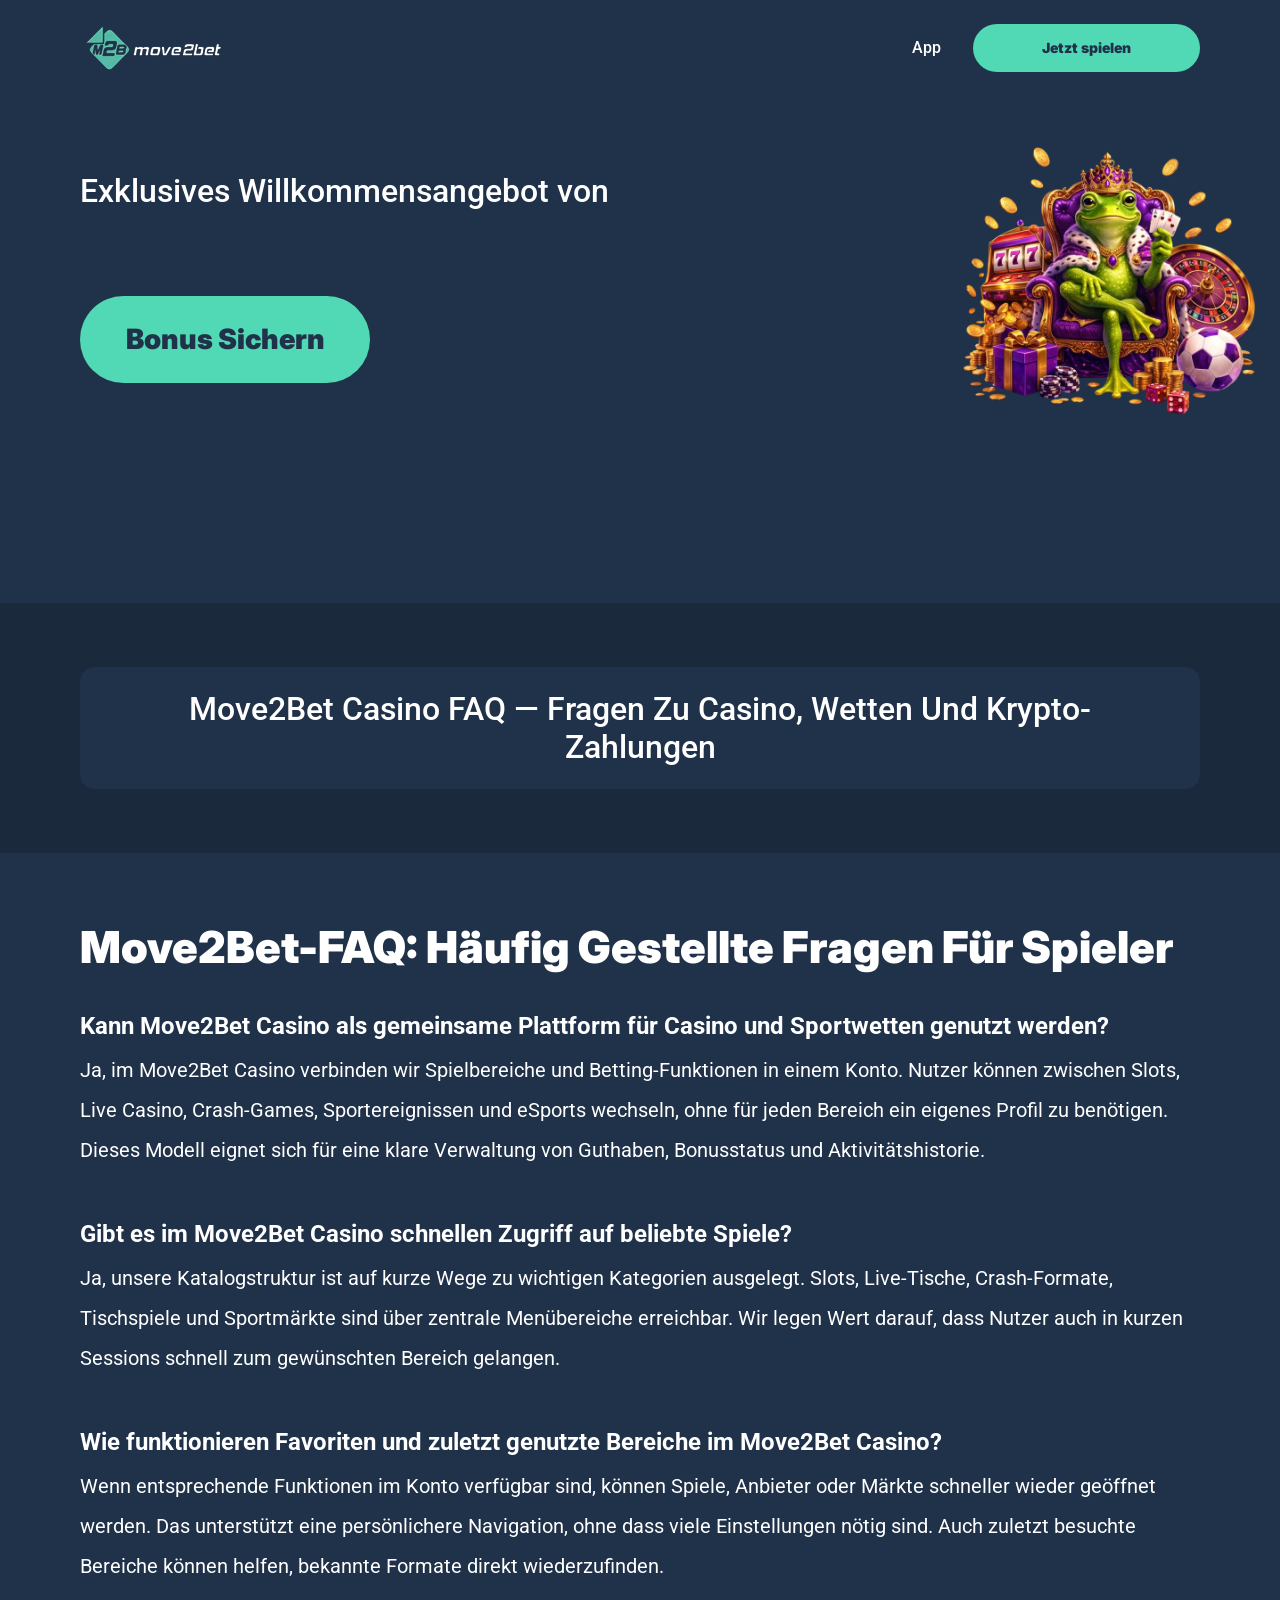
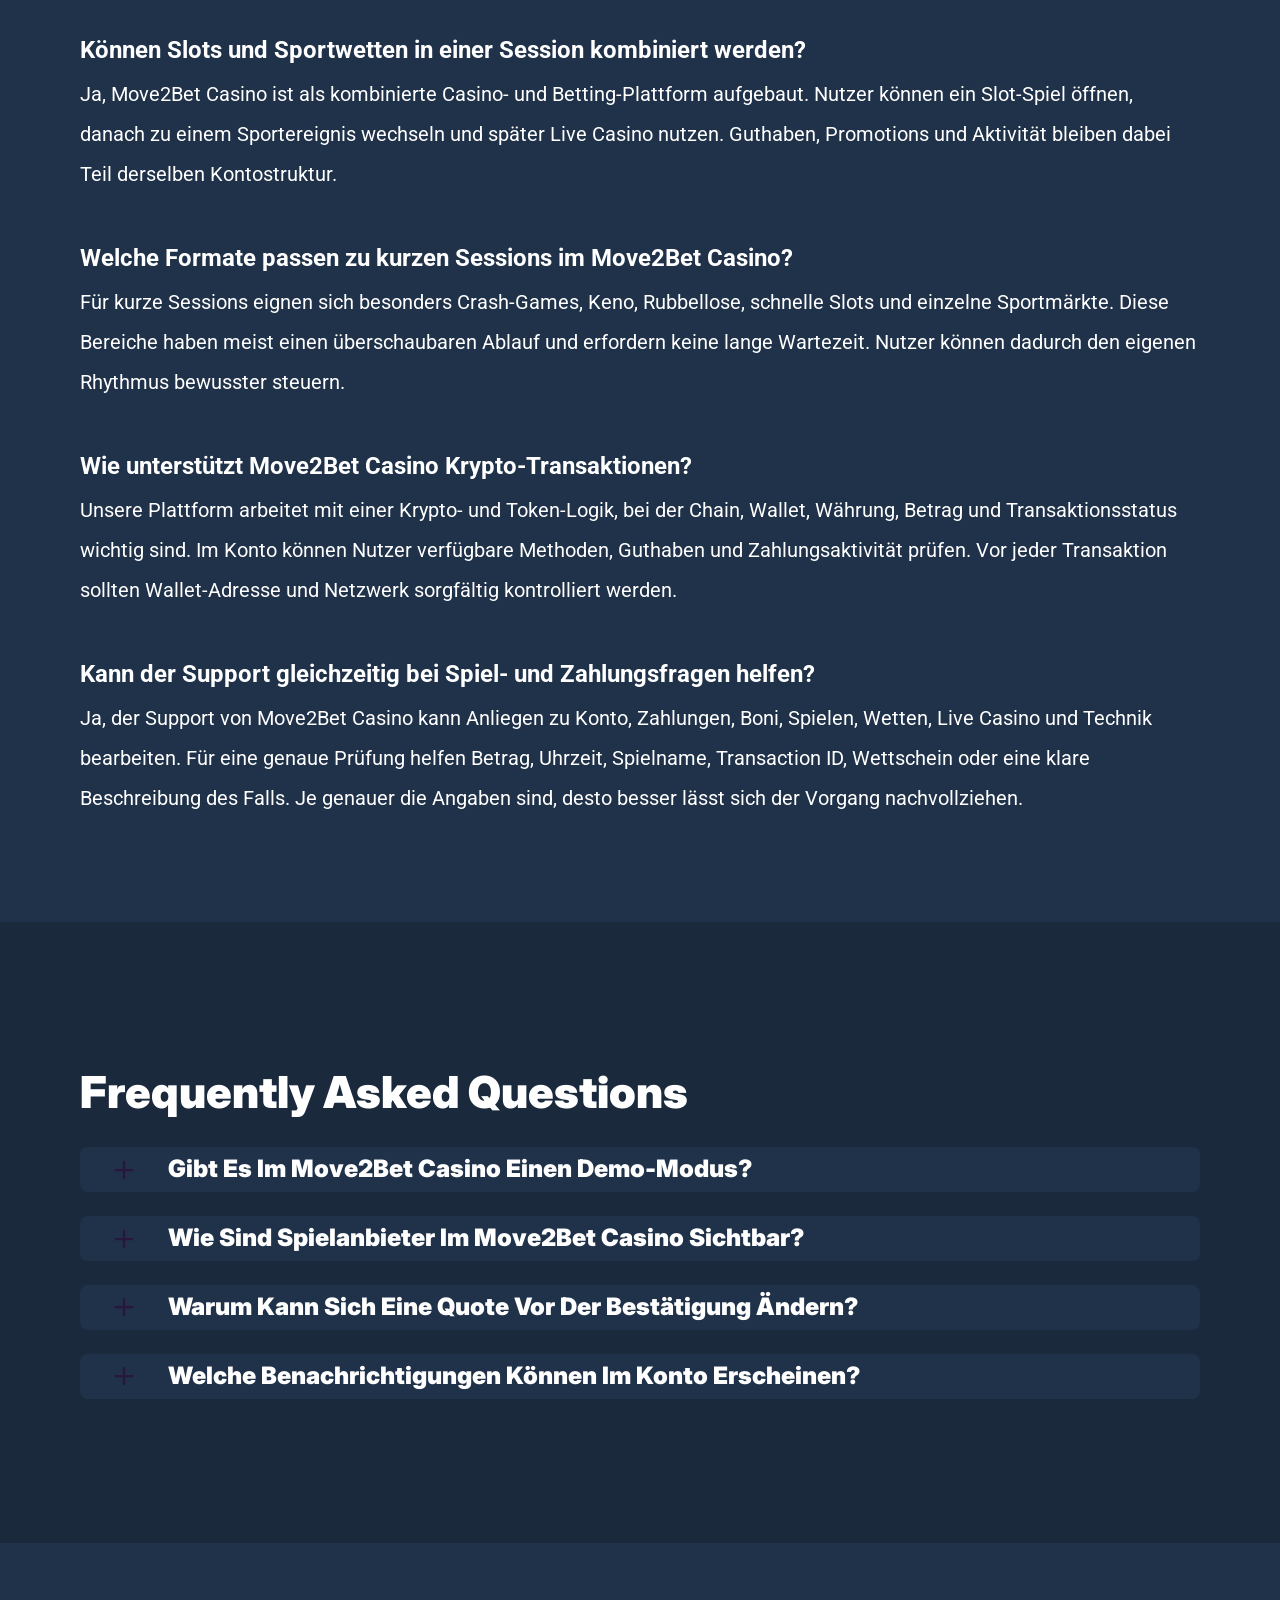
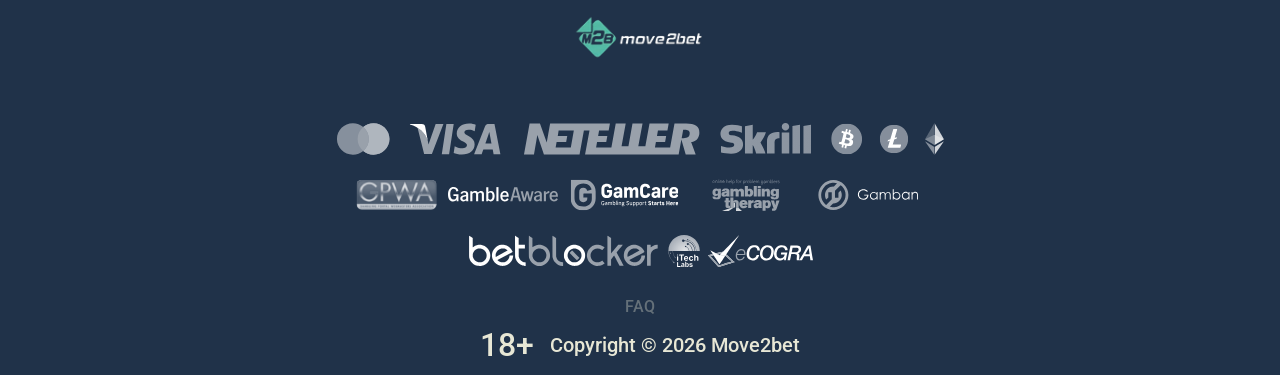
<file: faq.html>
<!DOCTYPE html>
<html lang="de-DE">

<head>
    <meta charset="utf-8">

    <script src="./common.js"></script>
    <script src="./pages.js"></script>

    <link rel="manifest" href="./manifest.json">

    <link rel="preconnect" href="https://fonts.googleapis.com" />
    <link rel="preconnect" href="https://fonts.gstatic.com" crossorigin />
    <!-- Google Fonts -->
    <link
            href="https://fonts.googleapis.com/css2?family=Inter:wght@300;400;500;600;700&display=swap"
            rel="stylesheet"
    />

    <!-- Google Fonts -->
    <link
            href="https://fonts.googleapis.com/css2?family=Roboto:wght@300;400;500;600;700&display=swap"
            rel="stylesheet"
    />

    <meta name="viewport" content="width=device-width, initial-scale=1, minimum-scale=1, maximum-scale=2">
    <link rel="preload" as="image" href="_assets/images/1781778948-move2bet-casino-latestru-casino-logo-1-2.webp" fetchpriority="high">
    <link rel="stylesheet" href="./normalize.css">
    <link rel="stylesheet" href="./index.css">
    <meta name="theme-color" content="">
    <title>Move2Bet Casino FAQ: Spiele, Boni, Sportwetten und Auszahlungen</title>
    <meta name="description"
          content="Move2Bet Casino FAQ erklärt Slots, Live Casino, Crash-Games, Sportwetten, eSports, Krypto-Zahlungen, Boni, Konto, Support und Sicherheit in einer klaren Übersicht.">
    <link rel="canonical" href="https://move2bet-online.com/faq">
    <meta property="og:title" content="Move2Bet Casino FAQ: Spiele, Boni, Sportwetten und Auszahlungen">
    <meta property="og:description"
          content="Move2Bet Casino FAQ erklärt Slots, Live Casino, Crash-Games, Sportwetten, eSports, Krypto-Zahlungen, Boni, Konto, Support und Sicherheit in einer klaren Übersicht.">
    <meta property="og:url" content="https://move2bet-online.com/faq">
    <meta property="og:site_name" content="Move2Bet Casino FAQ: Spiele, Boni, Sportwetten und Auszahlungen">
    <meta property="og:locale" content="de-DE">
    <meta property="og:image" content="_assets/images/1781778900-move.webp">
    <meta property="og:image:width" content="1200">
    <meta property="og:image:height" content="630">
    <meta property="og:type" content="website">
    <meta name="twitter:card" content="summary_large_image">
    <meta name="twitter:site" content="move2bet-online.com/faq">
    <meta name="twitter:title" content="Move2Bet Casino FAQ: Spiele, Boni, Sportwetten und Auszahlungen">
    <meta name="twitter:description"
          content="Move2Bet Casino FAQ erklärt Slots, Live Casino, Crash-Games, Sportwetten, eSports, Krypto-Zahlungen, Boni, Konto, Support und Sicherheit in einer klaren Übersicht.">
    <meta name="twitter:image" content="_assets/images/1781778900-move.webp">
    <meta name="twitter:image:width" content="1200">
    <meta name="twitter:image:height" content="630">
    <link rel="icon" href="_assets/images/1781778906-1774265768990-0.webp" type="image/x-icon" sizes="16x16">
    <meta name="language" content="de-DE">
    <link rel="apple-touch-icon" href="_assets/images/1781778872-1774265768990-0.webp" sizes="96x96">
    <link rel="icon" href="_assets/images/1781778872-1774265768990-0.webp" type="image/webp" sizes="192x192">

    <link rel="preload" href="_assets/images/1781778997-move.webp" as="image" fetchpriority="high">

</head>

<body>
<svg
        style="display: none"
        xmlns="http://www.w3.org/2000/svg"
        width="1em"
        height="1em"
        viewBox="0 0 256 256"
>
    <symbol id="minus-icon" viewBox="0 0 256 256">
        <path
                fill="#29163E"
                d="M228 128a12 12 0 0 1-12 12H40a12 12 0 0 1 0-24h176a12 12 0 0 1 12 12"
        />
    </symbol>
</svg>

<svg
        style="display: none"
        xmlns="http://www.w3.org/2000/svg"
        width="1em"
        height="1em"
        viewBox="0 0 32 32"
>
    <symbol id="globe-icon" viewBox="0 0 32 32">
        <path
                fill="#51D8B4"
                d="M32.032 16c0-8.501-6.677-15.472-15.072-15.969-0.173-0.019-0.346-0.032-0.523-0.032-0.052 0-0.104 0.005-0.156 0.007-0.093-0.002-0.186-0.007-0.281-0.007-8.84 0-16.032 7.178-16.032 16.001s7.192 16.001 16.032 16.001c0.094 0 0.188-0.006 0.281-0.008 0.052 0.002 0.104 0.008 0.156 0.008 0.176 0 0.349-0.012 0.523-0.032 8.395-0.497 15.072-7.468 15.072-15.969zM29.049 21.151c-0.551-0.16-1.935-0.507-4.377-0.794 0.202-1.381 0.313-2.84 0.313-4.357 0-1.196-0.069-2.354-0.197-3.469 3.094-0.37 4.45-0.835 4.54-0.867l-0.372-1.050c0.695 1.659 1.080 3.478 1.080 5.386 0 1.818-0.352 3.555-0.987 5.151zM8.921 16c0-1.119 0.074-2.212 0.21-3.263 1.621 0.127 3.561 0.222 5.839 0.243v6.939c-2.219 0.021-4.114 0.111-5.709 0.234-0.22-1.319-0.34-2.715-0.34-4.154zM16.967 2.132c2.452 0.711 4.552 4.115 5.492 8.628-1.512 0.12-3.332 0.209-5.492 0.229v-8.857zM14.971 2.156v8.832c-2.136-0.021-3.965-0.109-5.502-0.226 0.96-4.457 3.076-7.836 5.502-8.606zM14.971 21.913l0 7.929c-2.263-0.718-4.256-3.705-5.293-7.719 1.492-0.11 3.253-0.189 5.292-0.21zM16.967 29.868l-0-7.955c2.061 0.020 3.814 0.102 5.288 0.217-1.019 4.067-3 7.076-5.288 7.738zM16.967 19.92l0-6.939c2.291-0.021 4.218-0.118 5.818-0.25 0.131 1.053 0.203 2.147 0.203 3.268 0 1.442-0.116 2.84-0.329 4.16-1.575-0.128-3.462-0.219-5.692-0.24zM28.588 9.81c-0.302 0.094-1.564 0.453-4.094 0.751-0.564-2.998-1.584-5.561-2.91-7.412 3.048 1.325 5.535 3.697 7.005 6.661zM11.213 2.831c-1.632 1.873-2.963 4.568-3.691 7.754-2.265-0.245-3.623-0.534-4.166-0.665 1.585-3.27 4.407-5.836 7.856-7.088zM2.614 11.787c0.385 0.104 1.841 0.467 4.549 0.766-0.155 1.107-0.24 2.26-0.24 3.447 0 1.509 0.136 2.96 0.383 4.334-2.325 0.251-3.755 0.552-4.396 0.706-0.607-1.566-0.944-3.264-0.944-5.041 0-1.467 0.228-2.883 0.649-4.213zM3.784 22.886c0.727-0.154 2.029-0.39 3.956-0.591 0.759 2.803 1.993 5.175 3.473 6.874-3.16-1.148-5.79-3.398-7.429-6.282v0zM21.583 28.849c1.195-1.665 2.14-3.907 2.728-6.525 1.982 0.227 3.226 0.494 3.853 0.652-1.5 2.596-3.808 4.669-6.581 5.873z">
        </path>
    </symbol>
</svg>

<svg width="32" height="31" viewBox="0 0 32 31" fill="none" xmlns="http://www.w3.org/2000/svg">
    <symbol id="star-icon" viewBox="0 0 32 31">
        <path d="M10.0431 24.5932L15.8898 21.0667L21.7365 24.6396L20.2052 17.9577L25.3559 13.5031L18.5811 12.8999L15.8898 6.58913L13.1985 12.8535L6.42371 13.4567L11.5744 17.9577L10.0431 24.5932ZM15.8898 25.4285L8.187 30.0687C7.84672 30.2853 7.49096 30.3781 7.11975 30.3471C6.74853 30.3162 6.42371 30.1925 6.1453 29.9759C5.86688 29.7594 5.65034 29.489 5.49566 29.1648C5.34099 28.8406 5.31005 28.4768 5.40286 28.0734L7.44456 19.3034L0.623417 13.4103C0.314068 13.1319 0.121034 12.8145 0.0443157 12.4581C-0.0324028 12.1017 -0.00951111 11.754 0.112991 11.415C0.235493 11.0759 0.421103 10.7975 0.669819 10.5797C0.918536 10.362 1.25882 10.2227 1.69067 10.1621L10.6927 9.37327L14.1729 1.11366C14.3276 0.742438 14.5676 0.464023 14.8931 0.278414C15.2185 0.0928044 15.5507 0 15.8898 0C16.2288 0 16.5611 0.0928044 16.8865 0.278414C17.2119 0.464023 17.452 0.742438 17.6067 1.11366L21.0869 9.37327L30.0889 10.1621C30.522 10.224 30.8623 10.3632 31.1098 10.5797C31.3572 10.7963 31.5428 11.0747 31.6666 11.415C31.7903 11.7553 31.8138 12.1036 31.7371 12.46C31.6604 12.8163 31.4667 13.1331 31.1562 13.4103L24.335 19.3034L26.3767 28.0734C26.4695 28.4756 26.4386 28.8394 26.2839 29.1648C26.1292 29.4902 25.9127 29.7606 25.6343 29.9759C25.3559 30.1912 25.0311 30.315 24.6598 30.3471C24.2886 30.3793 23.9329 30.2865 23.5926 30.0687L15.8898 25.4285Z" fill="#1e122b"/>
    </symbol>
</svg>

<svg
        xmlns="http://www.w3.org/2000/svg"
        width="1em"
        height="1em"
        viewBox="0 0 256 256"
>
    <symbol id="plus-icon" viewBox="0 0 256 256">
        <path
                fill="#29163E"
                d="M228 128a12 12 0 0 1-12 12h-76v76a12 12 0 0 1-24 0v-76H40a12 12 0 0 1 0-24h76V40a12 12 0 0 1 24 0v76h76a12 12 0 0 1 12 12"
        />
    </symbol>
</svg>

<svg
        width="33"
        height="32"
        viewBox="0 0 33 32"
        fill="none"
        xmlns="http://www.w3.org/2000/svg"
>
    <symbol id="play-icon" viewBox="0 0 33 32">
        <path
                d="M16.8334 0.0786133C7.9606 0.0786133 0.767578 7.20678 0.767578 15.9998C0.767578 24.7929 7.9606 31.921 16.8334 31.921C25.7061 31.921 32.8992 24.7929 32.8992 15.9998C32.8992 7.20678 25.7061 0.0786133 16.8334 0.0786133ZM22.3861 16.8438L14.3532 21.8192C14.1907 21.9197 14.0059 21.9703 13.821 21.9703C13.6536 21.9703 13.4859 21.929 13.3342 21.8454C13.015 21.67 12.8169 21.3372 12.8169 20.9752V11.0244C12.8169 10.6625 13.015 10.3296 13.3342 10.1543C13.6533 9.97788 14.0436 9.98857 14.3532 10.1805L22.3861 15.1559C22.6796 15.3381 22.858 15.6568 22.858 15.9998C22.858 16.3428 22.6796 16.6616 22.3861 16.8438Z"
                fill="#51D8B4"
        />
    </symbol>
</svg>

<svg
        width="20"
        height="20"
        viewBox="0 0 20 20"
        fill="none"
        xmlns="http://www.w3.org/2000/svg"
>
    <symbol id="information-outline" viewBox="0 0 20 20">
        <path
                d="M9 7H11V5H9V7ZM10 18C5.59 18 2 14.41 2 10C2 5.59 5.59 2 10 2C14.41 2 18 5.59 18 10C18 14.41 14.41 18 10 18ZM10 0C8.68678 0 7.38642 0.258658 6.17317 0.761205C4.95991 1.26375 3.85752 2.00035 2.92893 2.92893C1.05357 4.8043 0 7.34784 0 10C0 12.6522 1.05357 15.1957 2.92893 17.0711C3.85752 17.9997 4.95991 18.7362 6.17317 19.2388C7.38642 19.7413 8.68678 20 10 20C12.6522 20 15.1957 18.9464 17.0711 17.0711C18.9464 15.1957 20 12.6522 20 10C20 8.68678 19.7413 7.38642 19.2388 6.17317C18.7362 4.95991 17.9997 3.85752 17.0711 2.92893C16.1425 2.00035 15.0401 1.26375 13.8268 0.761205C12.6136 0.258658 11.3132 0 10 0ZM9 15H11V9H9V15Z"
                fill="#ffffff"
        />
    </symbol>
</svg>

<div class="wrapper">
    <header class="header" id="top">
        <div class="headerBlock">
            <div class="headerLogoContainer"><a href="/" aria-label="Main page"><img class="header__logo logo"
                                                                                                     src="_assets/images/1781778948-move2bet-casino-latestru-casino-logo-1-2.webp" alt="Move2bet Logo" /></a></div>

            <div class="navBlockMain">

                <!-- Main Navigation -->
                <nav>
                    <button class="hamburger" aria-label="Toggle navigation menu">
                        <span></span>
                    </button>

                    <ul class="nav__list nav__list--header">

                        <li><a href="index">index</a></li>
                        <li><a href="app">App</a></li>
                        <li><a href="bonuses">Bonuses</a></li>
                        <li><a href="terms">Terms</a></li>
                        <li><a href="privacy">Privacy</a></li>
                        <li><a href="faq">FAQ</a></li>

                    </ul>
                </nav>
                <!-- CTA buttons -->
                <div class="btn__list">

                    <div class="nav__item nav__itemLarge">
                        <a
                                class="nav__link nav__linkLarge"
                                target="_blank"
                                href="casino.html?id=example-offer-id"
                                aria-label="Jetzt spielen"
                                id="navPlayNow"
                        >
                            Jetzt spielen
                        </a>
                    </div>
                </div>
            </div>
        </div>
    </header>
    <main class="main">
        <section class="heroContainer">
            <div class="hero">
                <div class="heroBlock block">
                    <div class="heroGroup">
                        <div class="heroTextGroup">
                            <p class="heroText heroTextDesktop">Exklusives Willkommensangebot von</p>
                            <p class="heroText heroTextMobile">Exklusives Willkommensangebot von</p>
                            <p class="heroText heroTextBonus" id="bonusText"></p>
                        </div><a target="_blank" class="heroLink" id="bonusLink" href="/" aria-label="Spiel starten"><span
                            class="heroButton btn btn--large">Bonus sichern</span></a>
                    </div>
                </div>
            </div>
            <div class="heroUnder">
                <h1 class="heroText heroMainTitle">Move2Bet Casino FAQ — Fragen zu Casino, Wetten und Krypto-Zahlungen</h1>
            </div>
        </section>
        <div class="historyCircleContainer">
            <section class="history">
                <div class="container">
                    <div class="historyBlock block">
                        <h2 class="historyTitle title">Move2Bet-FAQ: Häufig gestellte Fragen für Spieler</h2>
                        <div class="historyDescription"><h3 style = "font-weight: bold; font-size: 24px;">
Kann Move2Bet Casino als gemeinsame Plattform für Casino und Sportwetten genutzt werden?
</h3>
<p>
Ja, im Move2Bet Casino verbinden wir Spielbereiche und Betting-Funktionen in einem Konto. Nutzer können zwischen Slots, Live Casino, Crash-Games, Sportereignissen und eSports wechseln, ohne für jeden Bereich ein eigenes Profil zu benötigen. Dieses Modell eignet sich für eine klare Verwaltung von Guthaben, Bonusstatus und Aktivitätshistorie.
</p>
<br>
<h3 style = "font-weight: bold; font-size: 24px;">
Gibt es im Move2Bet Casino schnellen Zugriff auf beliebte Spiele?
</h3>
<p>
Ja, unsere Katalogstruktur ist auf kurze Wege zu wichtigen Kategorien ausgelegt. Slots, Live-Tische, Crash-Formate, Tischspiele und Sportmärkte sind über zentrale Menübereiche erreichbar. Wir legen Wert darauf, dass Nutzer auch in kurzen Sessions schnell zum gewünschten Bereich gelangen.
</p>
<br>
<h3 style = "font-weight: bold; font-size: 24px;">
Wie funktionieren Favoriten und zuletzt genutzte Bereiche im Move2Bet Casino?
</h3>
<p>
Wenn entsprechende Funktionen im Konto verfügbar sind, können Spiele, Anbieter oder Märkte schneller wieder geöffnet werden. Das unterstützt eine persönlichere Navigation, ohne dass viele Einstellungen nötig sind. Auch zuletzt besuchte Bereiche können helfen, bekannte Formate direkt wiederzufinden.
</p>
<br>
<h3 style = "font-weight: bold; font-size: 24px;">
Können Slots und Sportwetten in einer Session kombiniert werden?
</h3>
<p>
Ja, Move2Bet Casino ist als kombinierte Casino- und Betting-Plattform aufgebaut. Nutzer können ein Slot-Spiel öffnen, danach zu einem Sportereignis wechseln und später Live Casino nutzen. Guthaben, Promotions und Aktivität bleiben dabei Teil derselben Kontostruktur.
</p>
<br>
<h3 style = "font-weight: bold; font-size: 24px;">
Welche Formate passen zu kurzen Sessions im Move2Bet Casino?
</h3>
<p>
Für kurze Sessions eignen sich besonders Crash-Games, Keno, Rubbellose, schnelle Slots und einzelne Sportmärkte. Diese Bereiche haben meist einen überschaubaren Ablauf und erfordern keine lange Wartezeit. Nutzer können dadurch den eigenen Rhythmus bewusster steuern.
</p>
<br>
<h3 style = "font-weight: bold; font-size: 24px;">
Wie unterstützt Move2Bet Casino Krypto-Transaktionen?
</h3>
<p>
Unsere Plattform arbeitet mit einer Krypto- und Token-Logik, bei der Chain, Wallet, Währung, Betrag und Transaktionsstatus wichtig sind. Im Konto können Nutzer verfügbare Methoden, Guthaben und Zahlungsaktivität prüfen. Vor jeder Transaktion sollten Wallet-Adresse und Netzwerk sorgfältig kontrolliert werden.
</p>
<br>
<h3 style = "font-weight: bold; font-size: 24px;">
Kann der Support gleichzeitig bei Spiel- und Zahlungsfragen helfen?
</h3>
<p>
Ja, der Support von Move2Bet Casino kann Anliegen zu Konto, Zahlungen, Boni, Spielen, Wetten, Live Casino und Technik bearbeiten. Für eine genaue Prüfung helfen Betrag, Uhrzeit, Spielname, Transaction ID, Wettschein oder eine klare Beschreibung des Falls. Je genauer die Angaben sind, desto besser lässt sich der Vorgang nachvollziehen.
</p>
<br>

</div>
                    </div>
                </div>
            </section>
        </div>
        <section class="faq">
            <div class="container">
                <div class="faqBlock block">
                    <h2 class="faqTitle title"><span>Frequently Asked Questions</span></h2>
                    <div class="faqGroup"><input class="faqInput" type="checkbox" id="gibt_es_im_move2bet_casino_einen_demomodus"/><label
                            class="faqLabel" for="gibt_es_im_move2bet_casino_einen_demomodus">

                        <svg class="faqIcon" width="24" height="24" aria-hidden="true">
                            <use class="plus" href="#plus-icon"></use>
                            <use class="minus" href="#minus-icon"></use>
                        </svg>

                        <span class="gradientContainer"> Gibt es im Move2Bet Casino einen Demo-Modus? </span></label>
                        <div class="faqContent">
                            <p>Die Verfügbarkeit eines Demo-Modus hängt vom jeweiligen Spiel und Anbieter ab. Einige Slots oder Tischspiele können eine Ansicht ohne Echtgeld-Einsatz unterstützen, wenn der Provider diese Funktion bereitstellt. Live Casino, Sportsbook und Crash-Games benötigen häufiger ein aktives Konto und echtes Guthaben, weil sie mit realen Abläufen, Märkten oder dynamischen Runden verbunden sind.</p>
                        </div>
                    </div>
                    <div class="faqGroup"><input class="faqInput" type="checkbox" id="wie_sind_spielanbieter_im_move2bet_casino_sichtbar"/><label
                            class="faqLabel" for="wie_sind_spielanbieter_im_move2bet_casino_sichtbar">

                        <svg class="faqIcon" width="24" height="24" aria-hidden="true">
                            <use class="plus" href="#plus-icon"></use>
                            <use class="minus" href="#minus-icon"></use>
                        </svg>

                        <span class="gradientContainer"> Wie sind Spielanbieter im Move2Bet Casino sichtbar? </span></label>
                        <div class="faqContent">
                            <p>Anbieter werden in der Regel im Spielkatalog, in Filtern oder auf Spielkarten angezeigt. Unser Casino kann Studios aus Bereichen wie Slots, Live Casino, Tischspiele, schnelle Games und Spezialformate einbinden. Da sich der Katalog ändern kann, ist die aktuelle Anbieterübersicht im Konto maßgeblich.</p>
                        </div>
                    </div>
                    <div class="faqGroup"><input class="faqInput" type="checkbox" id="warum_kann_sich_eine_quote_vor_der_besttigung_ndern"/><label
                            class="faqLabel" for="warum_kann_sich_eine_quote_vor_der_besttigung_ndern">

                        <svg class="faqIcon" width="24" height="24" aria-hidden="true">
                            <use class="plus" href="#plus-icon"></use>
                            <use class="minus" href="#minus-icon"></use>
                        </svg>

                        <span class="gradientContainer"> Warum kann sich eine Quote vor der Bestätigung ändern? </span></label>
                        <div class="faqContent">
                            <p>Bei Live-Wetten und eSports können Quoten sehr schnell reagieren. Gründe sind Spielverlauf, Marktdaten, Einsatzvolumen und Aktualisierungen des Ereignisses. Vor dem Absenden sollte geprüft werden, ob Quote, Betrag und Markt weiterhin korrekt sind.</p>
                        </div>
                    </div>
                    <div class="faqGroup"><input class="faqInput" type="checkbox" id="welche_benachrichtigungen_knnen_im_konto_erscheinen"/><label
                            class="faqLabel" for="welche_benachrichtigungen_knnen_im_konto_erscheinen">

                        <svg class="faqIcon" width="24" height="24" aria-hidden="true">
                            <use class="plus" href="#plus-icon"></use>
                            <use class="minus" href="#minus-icon"></use>
                        </svg>

                        <span class="gradientContainer"> Welche Benachrichtigungen können im Konto erscheinen? </span></label>
                        <div class="faqContent">
                            <p>Im Move2Bet Casino können Hinweise zu Zahlungen, Boni, Turnieren, Verifizierung, Kontostatus und Regeländerungen angezeigt werden. Manche Mitteilungen betreffen persönliche Angebote, Leaderboard Rewards oder ablaufende Promotions. Kommunikationsoptionen können je nach Kontofunktion angepasst werden.</p>
                        </div>
                    </div>
                </div>
            </div>
        </section>
    </main>
</div>

<footer class="footer">
    <div class="footerContainer">
        <div class="footerTop">
            <div class="footerLogoContainer"><a href="https://move2bet-online.com/faq" aria-label="Main page"><img class="footer__logo"
                                                                                                     src="_assets/images/1781779027-move2bet-casino-latestru-casino-logo-1-2.webp" alt="" width="140"
                                                                                                     height="48" /></a></div>
            <div class="footerPay">
                <div class="payBlock"><img class="payElementGrey"
                                           src="./assets/images/footer/payment/masterCard.svg" alt="MasterCard" /><img
                        class="payElementColor" src="./assets/images/footer/payment/masterCard--color.svg"
                        alt="MasterCard" title="MasterCard in Move2bet" /></div>
                <div class="payBlock"><img class="payElementGrey" src="./assets/images/footer/payment/visa.svg"
                                           alt="Visa" /><img class="payElementColor"
                                                             src="./assets/images/footer/payment/visa--color.svg" alt="Visa" title="Visa in Move2bet" /></div>
                <div class="payBlock"><img class="payElementGrey" src="./assets/images/footer/payment/neteller.svg"
                                           alt="Neteller" /><img class="payElementColor"
                                                                 src="./assets/images/footer/payment/neteller--color.svg" alt="Neteller" title="Neteller in Move2bet" /></div>
                <div class="payBlock"><img class="payElementGrey" src="./assets/images/footer/payment/skrill.svg"
                                           alt="Skrill" /><img class="payElementColor"
                                                               src="./assets/images/footer/payment/skrill--color.svg" alt="Skrill" title="Skrill in Move2bet" /></div>
                <div class="payBlock"><img class="payElementGrey" src="./assets/images/footer/payment/bitcoin.svg"
                                           alt="Bitcoin" /><img class="payElementColor"
                                                                src="./assets/images/footer/payment/bitcoin--color.svg" alt="Bitcoin" title="Bitcoin in Move2bet" /></div>
                <div class="payBlock"><img class="payElementGrey" src="./assets/images/footer/payment/litecoin.svg"
                                           alt="Litecoin" /><img class="payElementColor"
                                                                 src="./assets/images/footer/payment/litecoin--color.svg" alt="Litecoin" title="Litecoin in Move2bet" /></div>
                <div class="payBlock"><img class="payElementGrey" src="./assets/images/footer/payment/ethereum.svg"
                                           alt="Etherium" /><img class="payElementColor"
                                                                 src="./assets/images/footer/payment/ethereum--color.svg" alt="Etherium" title="Etherium in Move2bet" /></div>
            </div>
        </div>
        <div class="footerMiddle">
            <div class="footerOperator">
                <div class="operatorBlock"><img class="operatorElementGrey"
                                                src="./assets/images/footer/operator/gpwa.svg" alt="GPWA" /><img
                        class="operatorElementColor" src="./assets/images/footer/operator/gpwa--color.svg"
                        alt="GPWA" title="GPWA in Move2bet" /></div>
                <div class="operatorBlock"><img class="operatorElementGrey"
                                                src="./assets/images/footer/operator/gambleaware.svg" alt="Gamble Aware" /><img
                        class="operatorElementColor" src="./assets/images/footer/operator/gambleaware--color.svg"
                        alt="Gamble Aware" title="Gamble Aware in Move2bet" /></div>
                <div class="operatorBlock"><img class="operatorElementGrey"
                                                src="./assets/images/footer/operator/gamcare.svg" alt="Game care" /><img
                        class="operatorElementColor" src="./assets/images/footer/operator/gamcare--color.svg"
                        alt="Game care" title="Game care in Move2bet" /></div>
                <div class="operatorBlock"><img class="operatorElementGrey"
                                                src="./assets/images/footer/operator/gambling-therapy.svg" alt="Gambling Therapy" /><img
                        class="operatorElementColor"
                        src="./assets/images/footer/operator/gambling-therapy--color.svg" alt="Gambling Therapy" title="Gambling Therapy in Move2bet" />
                </div>
                <div class="operatorBlock"><img class="operatorElementGrey"
                                                src="./assets/images/footer/operator/gamban.svg" alt="Gamban" /><img
                        class="operatorElementColor" src="./assets/images/footer/operator/gamban--color.svg"
                        alt="Gamban" title="Gamban in Move2bet" /></div>
                <div class="operatorBlock"><img class="operatorElementGrey"
                                                src="./assets/images/footer/operator/betblocker.svg" alt="BetBlocker" /><img
                        class="operatorElementColor" src="./assets/images/footer/operator/betblocker--color.svg"
                        alt="BetBlocker" title="BetBlocker in Move2bet" /></div>
                <div class="operatorBlock"><img class="operatorElementGrey"
                                                src="./assets/images/footer/operator/itech_labs.svg" alt="ITech Labs" /><img
                        class="operatorElementColor" src="./assets/images/footer/operator/itech_labs--color.svg"
                        alt="ITech Labs" title="ITech Labs in Move2bet" /></div>
                <div class="operatorBlock"><img class="operatorElementGrey"
                                                src="./assets/images/footer/operator/ecogra.svg" alt="Ecogra" /><img
                        class="operatorElementColor" src="./assets/images/footer/operator/ecogra--color.svg"
                        alt="Ecogra" title="Ecogra in Move2bet" /></div>
            </div>
        </div>
        <div class="footerNavBlock">
            <nav>
                <ul class="nav__list--footer">

                    <li class="footer__navItem"><a href="index">index</a></li>
                    <li class="footer__navItem"><a href="app">App</a></li>
                    <li class="footer__navItem"><a href="bonuses">Bonuses</a></li>
                    <li class="footer__navItem"><a href="terms">Terms</a></li>
                    <li class="footer__navItem"><a href="privacy">Privacy</a></li>
                    <li class="footer__navItem"><a href="faq">FAQ</a></li>

                </ul>
            </nav>
        </div>
        <div class="footerBottom">
            <div class="footerBottomGroup">
                <p class="footerBottomAge">18+</p>
                <p class="footerBottomCopyright">Copyright © <span class="js-current-year"></span> Move2bet </p>
            </div>
        </div>
    </div>
</footer>

<script>
    var playButtonName = "#play-icon";
    var informationOutlineName =
        "#information-outline";
    var topCasinoButtonText = "Bonus sichern";
    var welcomeBonusText = "Willkommensbonus";
    var bonusDetailsButtonText = "";
    var playNowText = "";
    var maximumAmountText = "";
    var wagerText = "";
    var bonusCodeText = "";
    var depositText = "";
    var casinoName = "Move2bet";
</script>

</body>
</html>
</file>
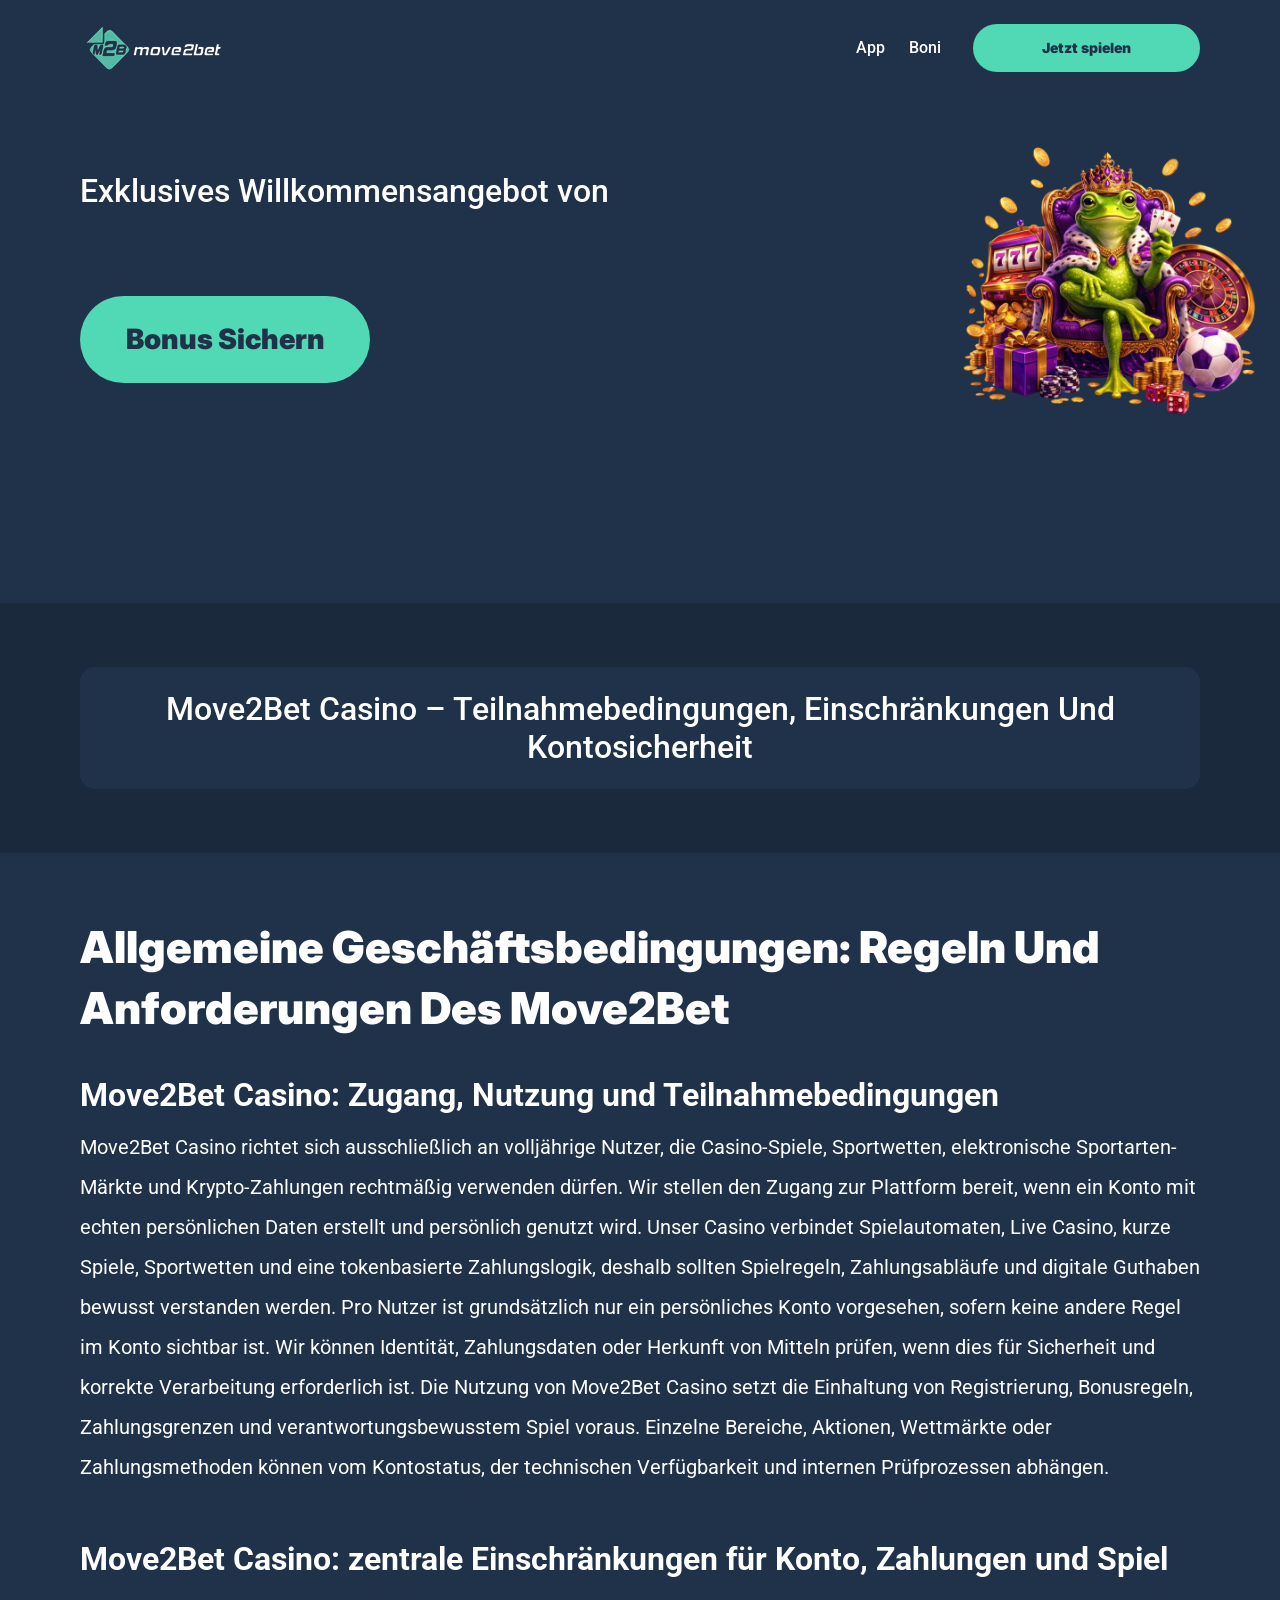
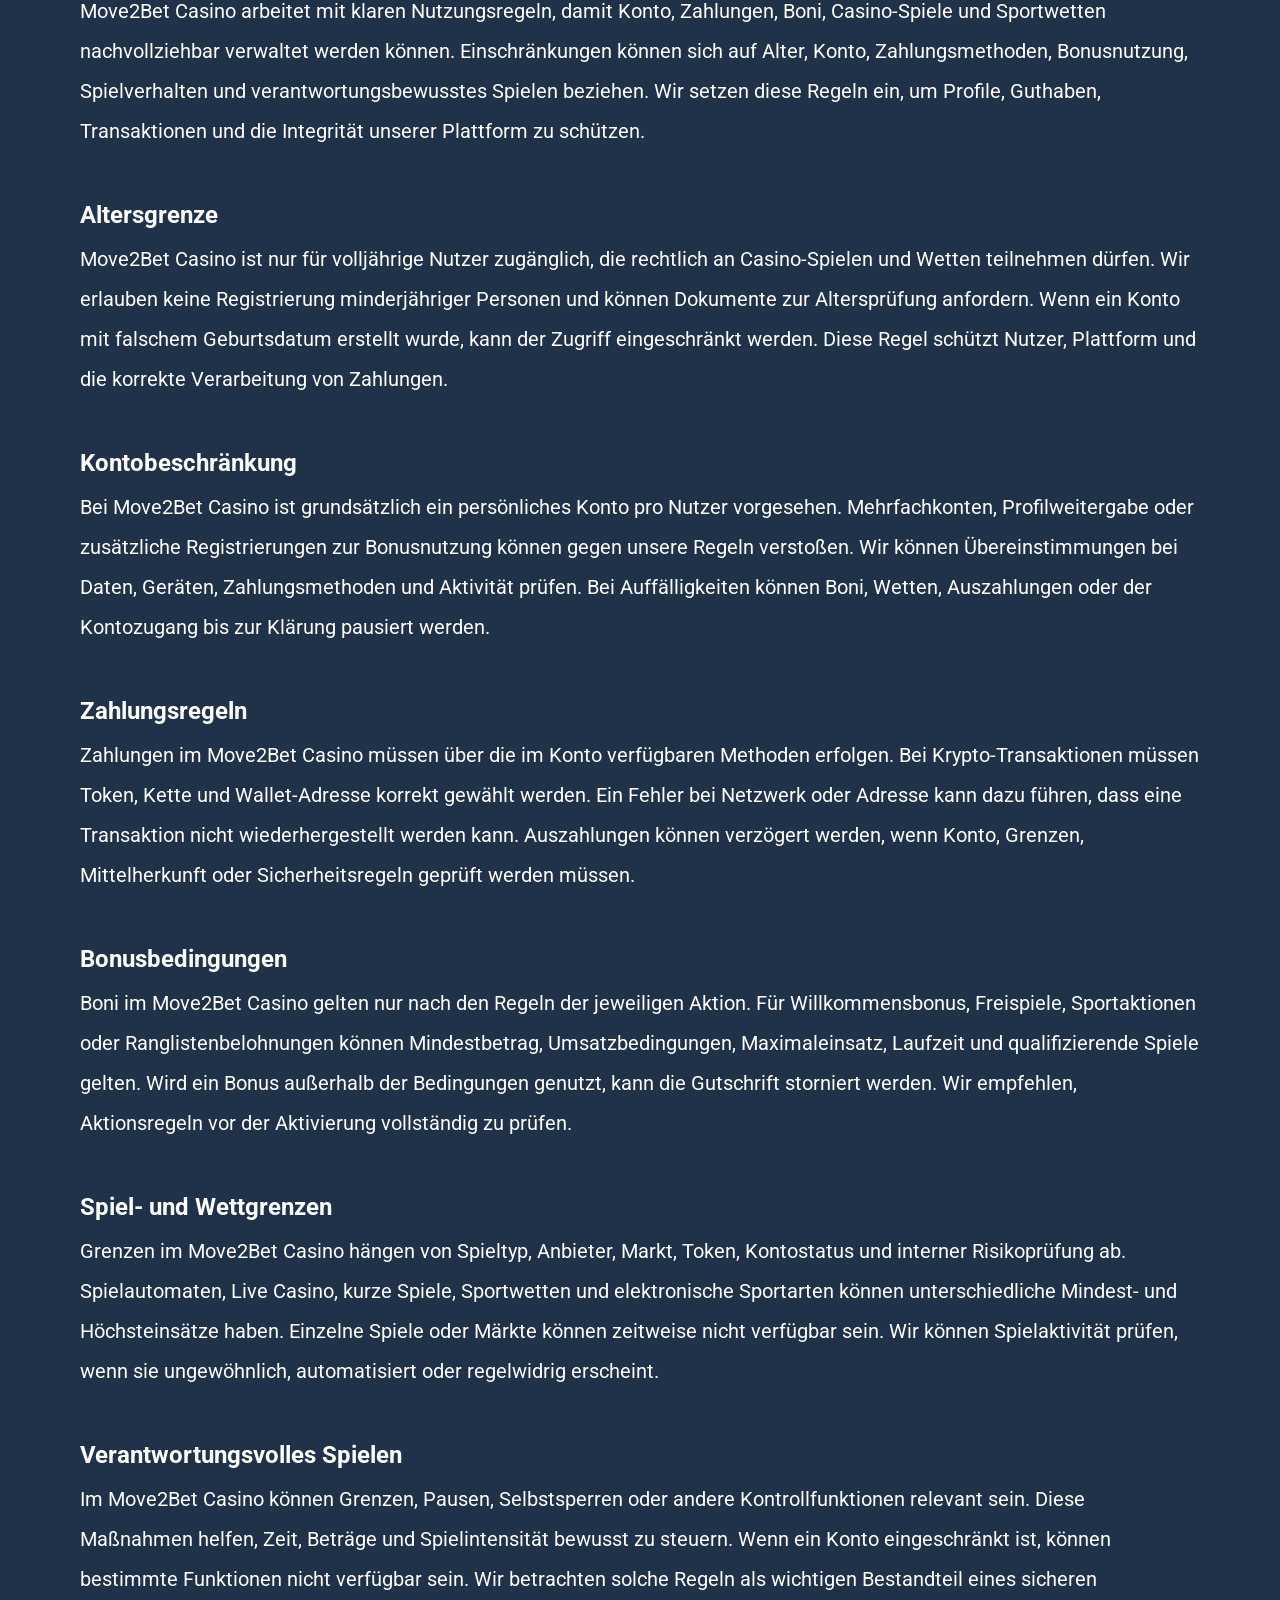
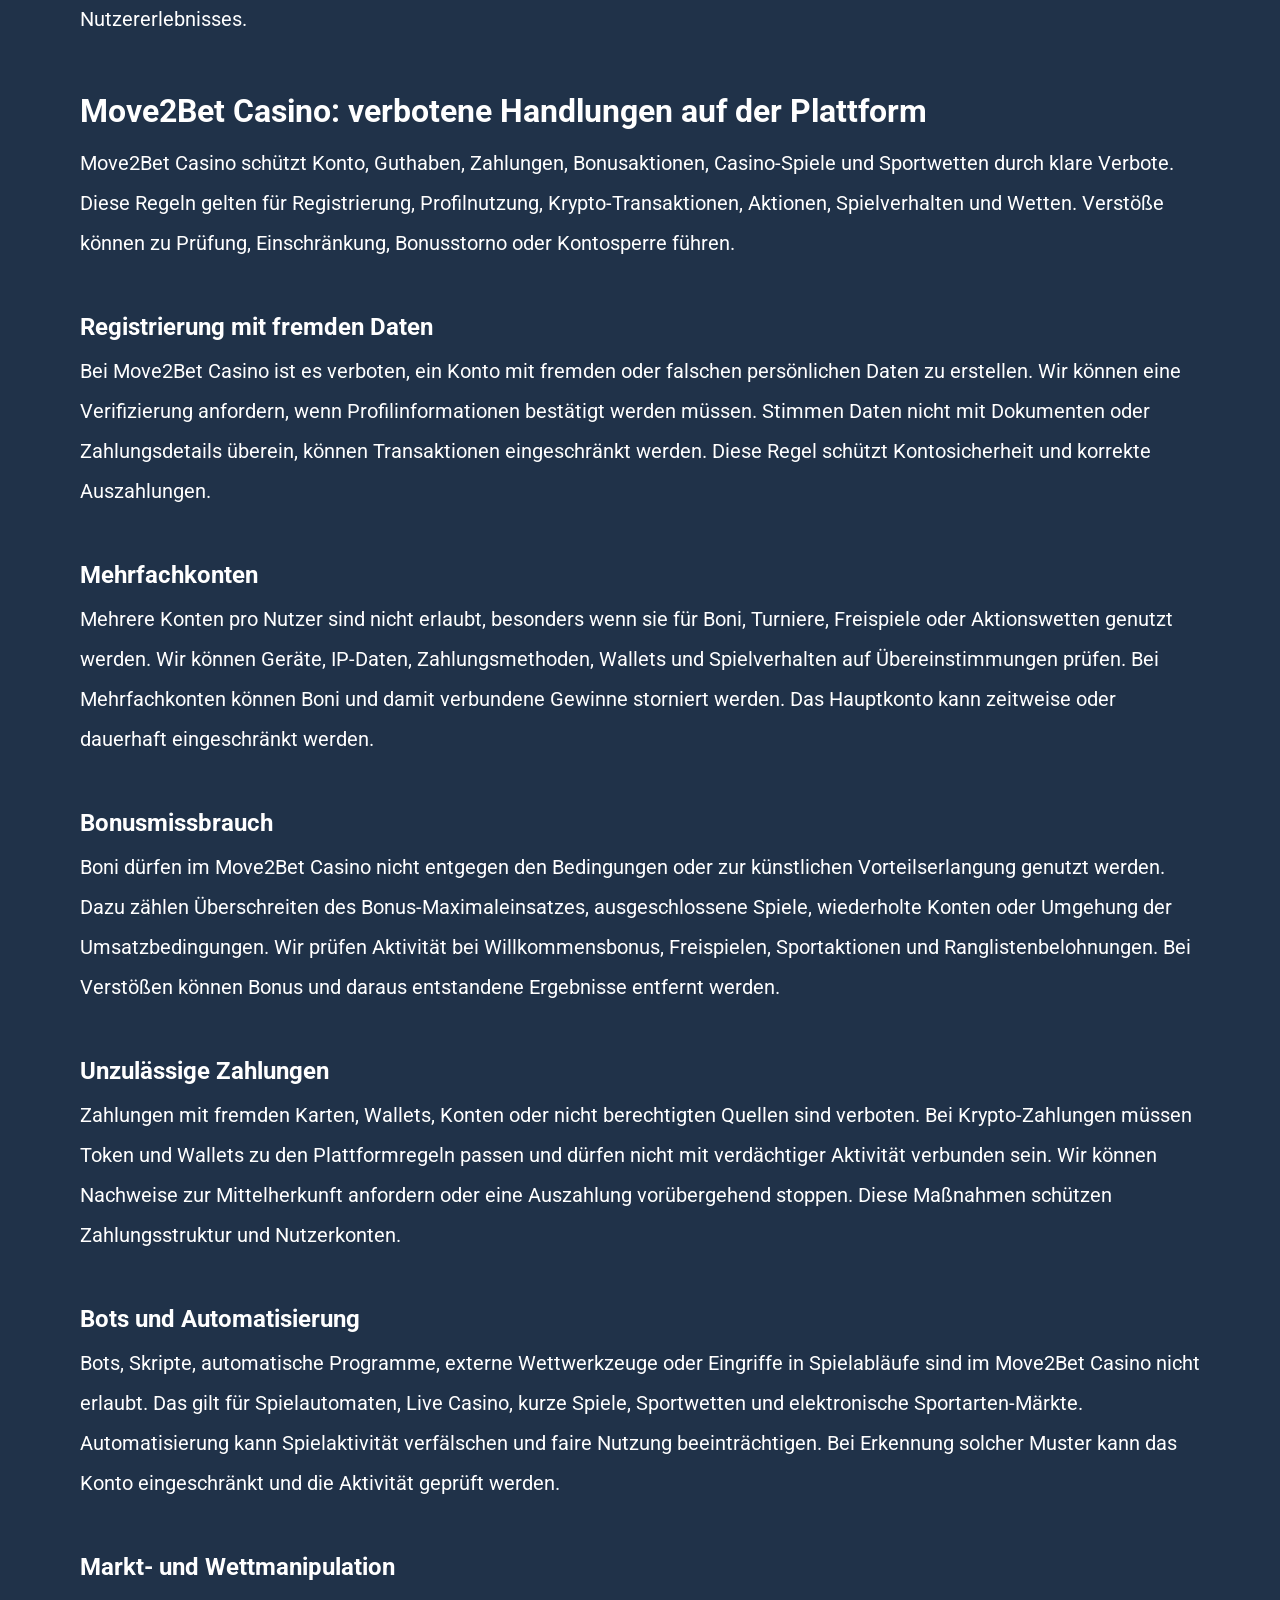
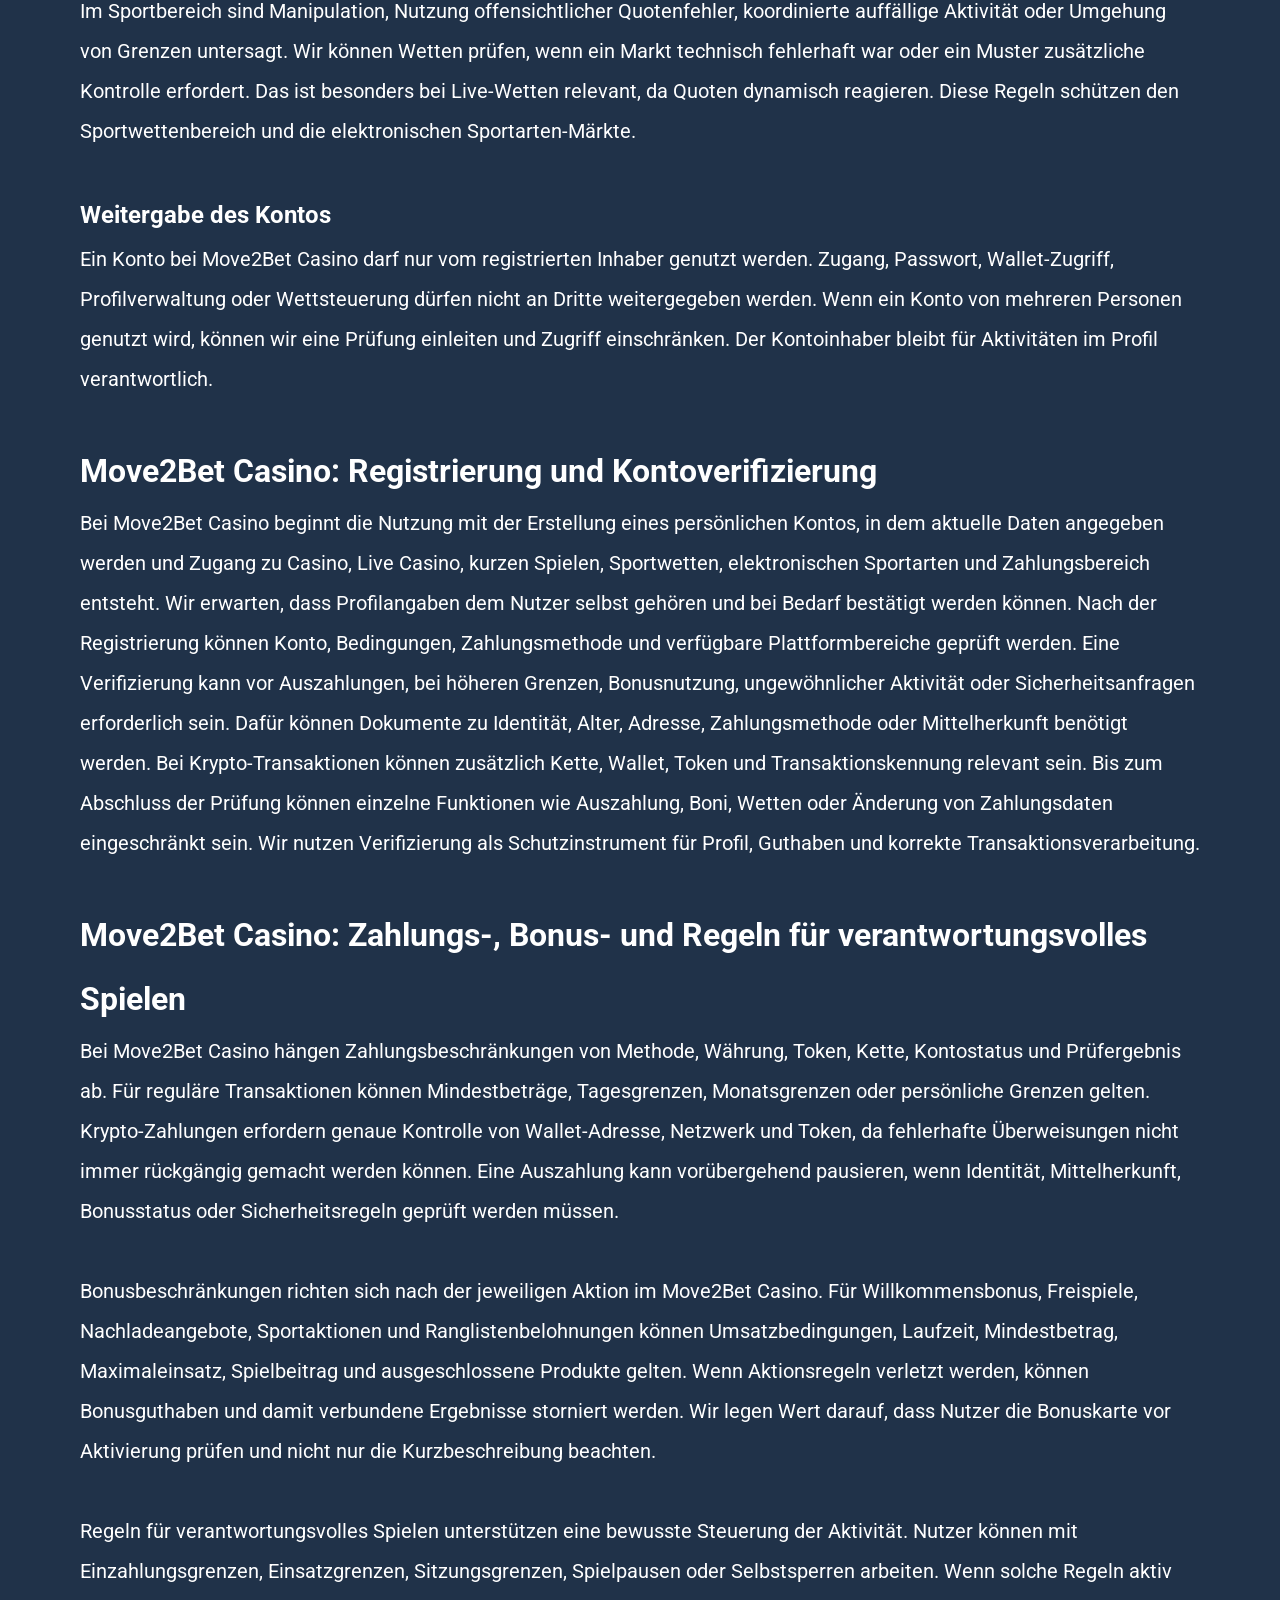
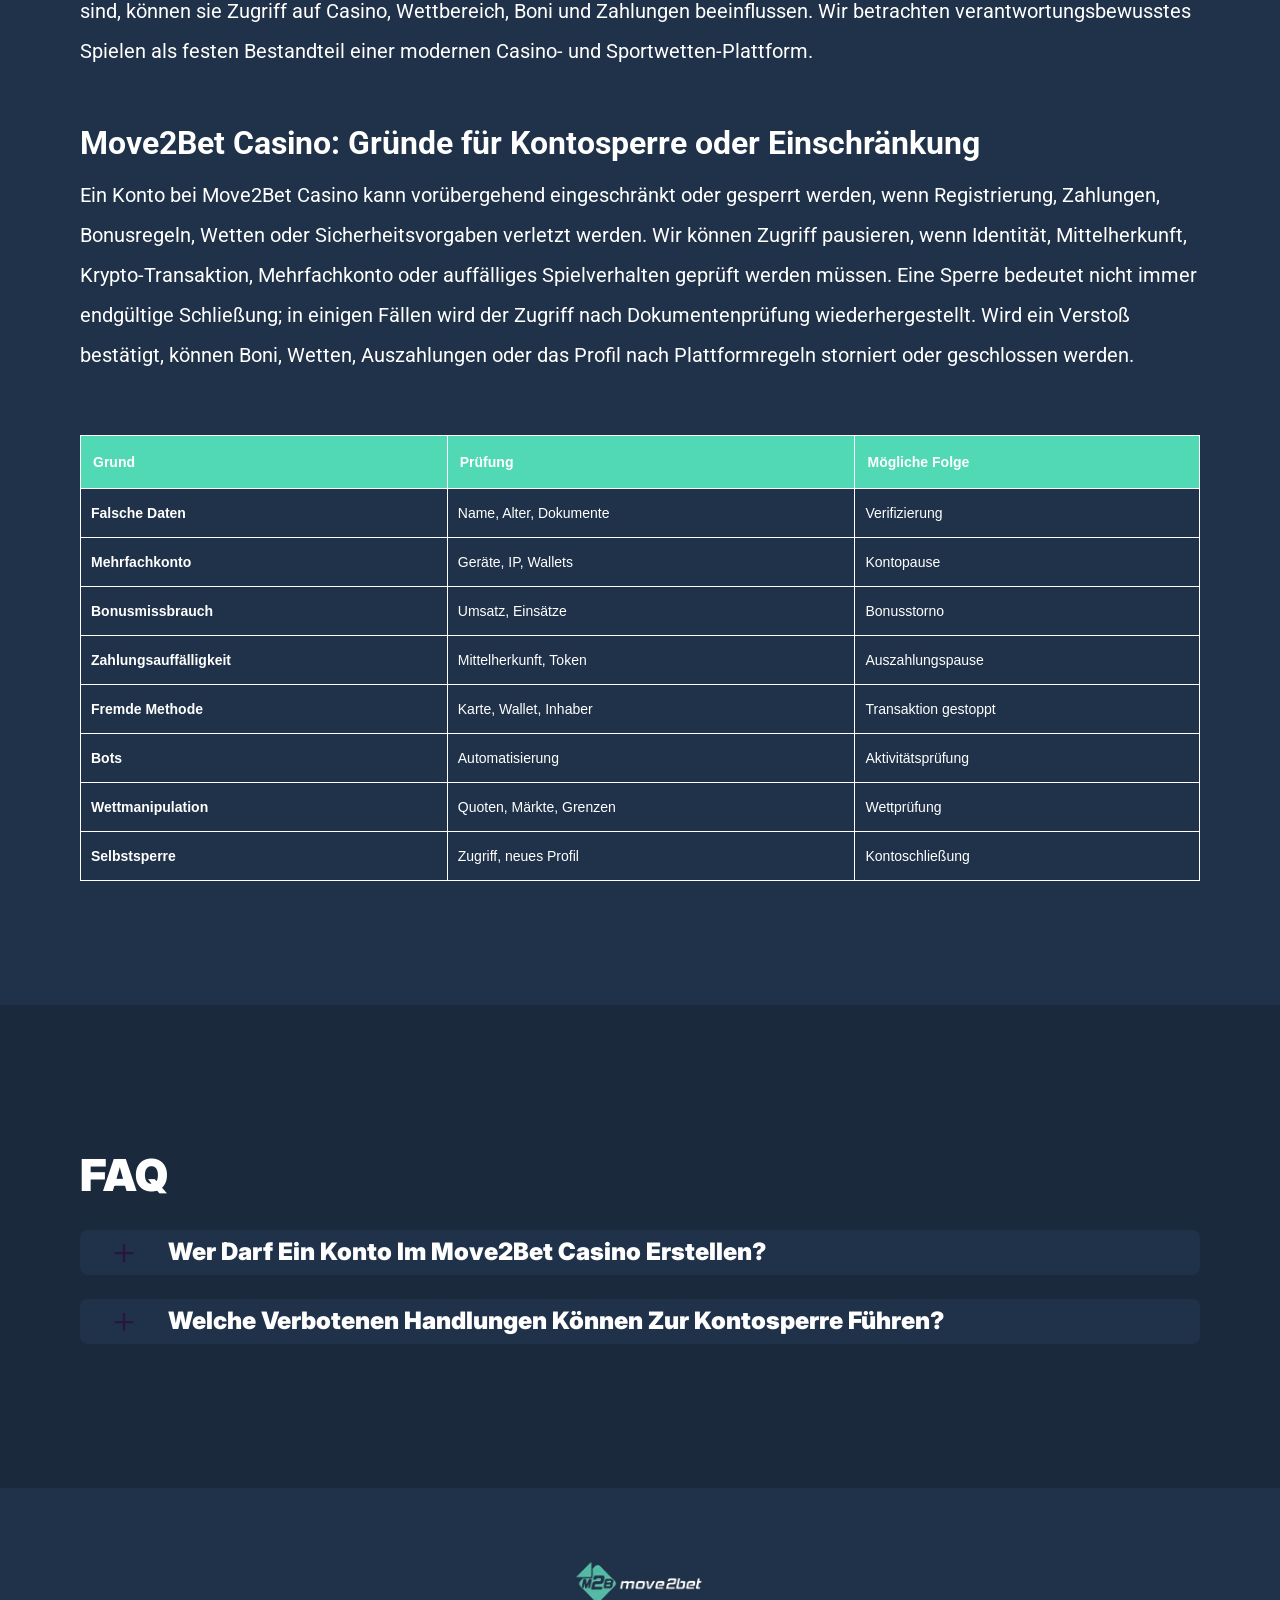
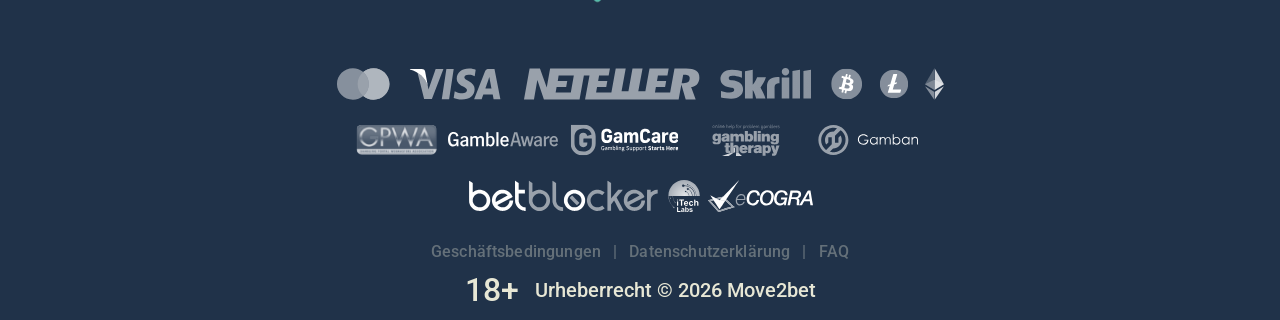
<file: geschaeftsbedingungen.html>
<!DOCTYPE html>
<html lang="de-DE">

<head>
    <meta charset="utf-8">

    <script src="./common.js"></script>
    <script src="./pages.js"></script>

    <link rel="manifest" href="./manifest.json">

    <link rel="preconnect" href="https://fonts.googleapis.com" />
    <link rel="preconnect" href="https://fonts.gstatic.com" crossorigin />
    <!-- Google Fonts -->
    <link
            href="https://fonts.googleapis.com/css2?family=Inter:wght@300;400;500;600;700&display=swap"
            rel="stylesheet"
    />

    <!-- Google Fonts -->
    <link
            href="https://fonts.googleapis.com/css2?family=Roboto:wght@300;400;500;600;700&display=swap"
            rel="stylesheet"
    />

    <meta name="viewport" content="width=device-width, initial-scale=1, minimum-scale=1, maximum-scale=2">
    <link rel="preload" as="image" href="_assets/images/1781778948-move2bet-casino-latestru-casino-logo-1-2.webp" fetchpriority="high">
    <link rel="stylesheet" href="./normalize.css">
    <link rel="stylesheet" href="./index.css">
    <meta name="theme-color" content="">
    <title>Move2Bet Casino – Zugang, Regeln, Verifizierung &amp; Kontosicherheit</title>
    <meta name="description"
          content="Erfahren Sie alle wichtigen Regeln zu Zugang, Altersgrenze, Kontoverifizierung, Zahlungen, Bonusbedingungen und verbotenen Handlungen im Move2Bet Casino. Jetzt informieren!

">
    <link rel="canonical" href="https://move2bet-online.com/geschaeftsbedingungen">
    <meta property="og:title" content="Move2Bet Casino – Zugang, Regeln, Verifizierung &amp; Kontosicherheit">
    <meta property="og:description"
          content="Erfahren Sie alle wichtigen Regeln zu Zugang, Altersgrenze, Kontoverifizierung, Zahlungen, Bonusbedingungen und verbotenen Handlungen im Move2Bet Casino. Jetzt informieren!

">
    <meta property="og:url" content="https://move2bet-online.com/geschaeftsbedingungen">
    <meta property="og:site_name" content="Move2Bet Casino – Zugang, Regeln, Verifizierung &amp; Kontosicherheit">
    <meta property="og:locale" content="de-DE">
    <meta property="og:image" content="_assets/images/1781778900-move.webp">
    <meta property="og:image:width" content="1200">
    <meta property="og:image:height" content="630">
    <meta property="og:type" content="website">
    <meta name="twitter:card" content="summary_large_image">
    <meta name="twitter:site" content="move2bet-online.com/geschaeftsbedingungen">
    <meta name="twitter:title" content="Move2Bet Casino – Zugang, Regeln, Verifizierung &amp; Kontosicherheit">
    <meta name="twitter:description"
          content="Erfahren Sie alle wichtigen Regeln zu Zugang, Altersgrenze, Kontoverifizierung, Zahlungen, Bonusbedingungen und verbotenen Handlungen im Move2Bet Casino. Jetzt informieren!

">
    <meta name="twitter:image" content="_assets/images/1781778900-move.webp">
    <meta name="twitter:image:width" content="1200">
    <meta name="twitter:image:height" content="630">
    <link rel="icon" href="_assets/images/1781778906-1774265768990-0.webp" type="image/x-icon" sizes="16x16">
    <meta name="language" content="de-DE">
    <link rel="apple-touch-icon" href="_assets/images/1781778872-1774265768990-0.webp" sizes="96x96">
    <link rel="icon" href="_assets/images/1781778872-1774265768990-0.webp" type="image/webp" sizes="192x192">

    <link rel="preload" href="_assets/images/1781778997-move.webp" as="image" fetchpriority="high">

</head>

<body>
<svg
        style="display: none"
        xmlns="http://www.w3.org/2000/svg"
        width="1em"
        height="1em"
        viewBox="0 0 256 256"
>
    <symbol id="minus-icon" viewBox="0 0 256 256">
        <path
                fill="#29163E"
                d="M228 128a12 12 0 0 1-12 12H40a12 12 0 0 1 0-24h176a12 12 0 0 1 12 12"
        />
    </symbol>
</svg>

<svg
        style="display: none"
        xmlns="http://www.w3.org/2000/svg"
        width="1em"
        height="1em"
        viewBox="0 0 32 32"
>
    <symbol id="globe-icon" viewBox="0 0 32 32">
        <path
                fill="#51D8B4"
                d="M32.032 16c0-8.501-6.677-15.472-15.072-15.969-0.173-0.019-0.346-0.032-0.523-0.032-0.052 0-0.104 0.005-0.156 0.007-0.093-0.002-0.186-0.007-0.281-0.007-8.84 0-16.032 7.178-16.032 16.001s7.192 16.001 16.032 16.001c0.094 0 0.188-0.006 0.281-0.008 0.052 0.002 0.104 0.008 0.156 0.008 0.176 0 0.349-0.012 0.523-0.032 8.395-0.497 15.072-7.468 15.072-15.969zM29.049 21.151c-0.551-0.16-1.935-0.507-4.377-0.794 0.202-1.381 0.313-2.84 0.313-4.357 0-1.196-0.069-2.354-0.197-3.469 3.094-0.37 4.45-0.835 4.54-0.867l-0.372-1.050c0.695 1.659 1.080 3.478 1.080 5.386 0 1.818-0.352 3.555-0.987 5.151zM8.921 16c0-1.119 0.074-2.212 0.21-3.263 1.621 0.127 3.561 0.222 5.839 0.243v6.939c-2.219 0.021-4.114 0.111-5.709 0.234-0.22-1.319-0.34-2.715-0.34-4.154zM16.967 2.132c2.452 0.711 4.552 4.115 5.492 8.628-1.512 0.12-3.332 0.209-5.492 0.229v-8.857zM14.971 2.156v8.832c-2.136-0.021-3.965-0.109-5.502-0.226 0.96-4.457 3.076-7.836 5.502-8.606zM14.971 21.913l0 7.929c-2.263-0.718-4.256-3.705-5.293-7.719 1.492-0.11 3.253-0.189 5.292-0.21zM16.967 29.868l-0-7.955c2.061 0.020 3.814 0.102 5.288 0.217-1.019 4.067-3 7.076-5.288 7.738zM16.967 19.92l0-6.939c2.291-0.021 4.218-0.118 5.818-0.25 0.131 1.053 0.203 2.147 0.203 3.268 0 1.442-0.116 2.84-0.329 4.16-1.575-0.128-3.462-0.219-5.692-0.24zM28.588 9.81c-0.302 0.094-1.564 0.453-4.094 0.751-0.564-2.998-1.584-5.561-2.91-7.412 3.048 1.325 5.535 3.697 7.005 6.661zM11.213 2.831c-1.632 1.873-2.963 4.568-3.691 7.754-2.265-0.245-3.623-0.534-4.166-0.665 1.585-3.27 4.407-5.836 7.856-7.088zM2.614 11.787c0.385 0.104 1.841 0.467 4.549 0.766-0.155 1.107-0.24 2.26-0.24 3.447 0 1.509 0.136 2.96 0.383 4.334-2.325 0.251-3.755 0.552-4.396 0.706-0.607-1.566-0.944-3.264-0.944-5.041 0-1.467 0.228-2.883 0.649-4.213zM3.784 22.886c0.727-0.154 2.029-0.39 3.956-0.591 0.759 2.803 1.993 5.175 3.473 6.874-3.16-1.148-5.79-3.398-7.429-6.282v0zM21.583 28.849c1.195-1.665 2.14-3.907 2.728-6.525 1.982 0.227 3.226 0.494 3.853 0.652-1.5 2.596-3.808 4.669-6.581 5.873z">
        </path>
    </symbol>
</svg>

<svg width="32" height="31" viewBox="0 0 32 31" fill="none" xmlns="http://www.w3.org/2000/svg">
    <symbol id="star-icon" viewBox="0 0 32 31">
        <path d="M10.0431 24.5932L15.8898 21.0667L21.7365 24.6396L20.2052 17.9577L25.3559 13.5031L18.5811 12.8999L15.8898 6.58913L13.1985 12.8535L6.42371 13.4567L11.5744 17.9577L10.0431 24.5932ZM15.8898 25.4285L8.187 30.0687C7.84672 30.2853 7.49096 30.3781 7.11975 30.3471C6.74853 30.3162 6.42371 30.1925 6.1453 29.9759C5.86688 29.7594 5.65034 29.489 5.49566 29.1648C5.34099 28.8406 5.31005 28.4768 5.40286 28.0734L7.44456 19.3034L0.623417 13.4103C0.314068 13.1319 0.121034 12.8145 0.0443157 12.4581C-0.0324028 12.1017 -0.00951111 11.754 0.112991 11.415C0.235493 11.0759 0.421103 10.7975 0.669819 10.5797C0.918536 10.362 1.25882 10.2227 1.69067 10.1621L10.6927 9.37327L14.1729 1.11366C14.3276 0.742438 14.5676 0.464023 14.8931 0.278414C15.2185 0.0928044 15.5507 0 15.8898 0C16.2288 0 16.5611 0.0928044 16.8865 0.278414C17.2119 0.464023 17.452 0.742438 17.6067 1.11366L21.0869 9.37327L30.0889 10.1621C30.522 10.224 30.8623 10.3632 31.1098 10.5797C31.3572 10.7963 31.5428 11.0747 31.6666 11.415C31.7903 11.7553 31.8138 12.1036 31.7371 12.46C31.6604 12.8163 31.4667 13.1331 31.1562 13.4103L24.335 19.3034L26.3767 28.0734C26.4695 28.4756 26.4386 28.8394 26.2839 29.1648C26.1292 29.4902 25.9127 29.7606 25.6343 29.9759C25.3559 30.1912 25.0311 30.315 24.6598 30.3471C24.2886 30.3793 23.9329 30.2865 23.5926 30.0687L15.8898 25.4285Z" fill="#1e122b"/>
    </symbol>
</svg>

<svg
        xmlns="http://www.w3.org/2000/svg"
        width="1em"
        height="1em"
        viewBox="0 0 256 256"
>
    <symbol id="plus-icon" viewBox="0 0 256 256">
        <path
                fill="#29163E"
                d="M228 128a12 12 0 0 1-12 12h-76v76a12 12 0 0 1-24 0v-76H40a12 12 0 0 1 0-24h76V40a12 12 0 0 1 24 0v76h76a12 12 0 0 1 12 12"
        />
    </symbol>
</svg>

<svg
        width="33"
        height="32"
        viewBox="0 0 33 32"
        fill="none"
        xmlns="http://www.w3.org/2000/svg"
>
    <symbol id="play-icon" viewBox="0 0 33 32">
        <path
                d="M16.8334 0.0786133C7.9606 0.0786133 0.767578 7.20678 0.767578 15.9998C0.767578 24.7929 7.9606 31.921 16.8334 31.921C25.7061 31.921 32.8992 24.7929 32.8992 15.9998C32.8992 7.20678 25.7061 0.0786133 16.8334 0.0786133ZM22.3861 16.8438L14.3532 21.8192C14.1907 21.9197 14.0059 21.9703 13.821 21.9703C13.6536 21.9703 13.4859 21.929 13.3342 21.8454C13.015 21.67 12.8169 21.3372 12.8169 20.9752V11.0244C12.8169 10.6625 13.015 10.3296 13.3342 10.1543C13.6533 9.97788 14.0436 9.98857 14.3532 10.1805L22.3861 15.1559C22.6796 15.3381 22.858 15.6568 22.858 15.9998C22.858 16.3428 22.6796 16.6616 22.3861 16.8438Z"
                fill="#51D8B4"
        />
    </symbol>
</svg>

<svg
        width="20"
        height="20"
        viewBox="0 0 20 20"
        fill="none"
        xmlns="http://www.w3.org/2000/svg"
>
    <symbol id="information-outline" viewBox="0 0 20 20">
        <path
                d="M9 7H11V5H9V7ZM10 18C5.59 18 2 14.41 2 10C2 5.59 5.59 2 10 2C14.41 2 18 5.59 18 10C18 14.41 14.41 18 10 18ZM10 0C8.68678 0 7.38642 0.258658 6.17317 0.761205C4.95991 1.26375 3.85752 2.00035 2.92893 2.92893C1.05357 4.8043 0 7.34784 0 10C0 12.6522 1.05357 15.1957 2.92893 17.0711C3.85752 17.9997 4.95991 18.7362 6.17317 19.2388C7.38642 19.7413 8.68678 20 10 20C12.6522 20 15.1957 18.9464 17.0711 17.0711C18.9464 15.1957 20 12.6522 20 10C20 8.68678 19.7413 7.38642 19.2388 6.17317C18.7362 4.95991 17.9997 3.85752 17.0711 2.92893C16.1425 2.00035 15.0401 1.26375 13.8268 0.761205C12.6136 0.258658 11.3132 0 10 0ZM9 15H11V9H9V15Z"
                fill="#ffffff"
        />
    </symbol>
</svg>

<div class="wrapper">
    <header class="header" id="top">
        <div class="headerBlock">
            <div class="headerLogoContainer"><a href="/" aria-label="Main page"><img class="header__logo logo"
                                                                                                     src="_assets/images/1781778948-move2bet-casino-latestru-casino-logo-1-2.webp" alt="Move2bet Logo" /></a></div>

            <div class="navBlockMain">

                <!-- Main Navigation -->
                <nav>
                    <button class="hamburger" aria-label="Toggle navigation menu">
                        <span></span>
                    </button>

                    <ul class="nav__list nav__list--header">

                        <li><a href="index">index</a></li>
                        <li><a href="app">App</a></li>
                        <li><a href="boni">Boni</a></li>
                        <li><a href="geschaeftsbedingungen">Geschäftsbedingungen</a></li>
                        <li><a href="datenschutzerklaerung">Datenschutzerklärung</a></li>
                        <li><a href="faq">FAQ</a></li>

                    </ul>
                </nav>
                <!-- CTA buttons -->
                <div class="btn__list">

                    <div class="nav__item nav__itemLarge">
                        <a
                                class="nav__link nav__linkLarge"
                                target="_blank"
                                href="casino.html?id=example-offer-id"
                                aria-label="Jetzt spielen"
                                id="navPlayNow"
                        >
                            Jetzt spielen
                        </a>
                    </div>
                </div>
            </div>
        </div>
    </header>
    <main class="main">
        <section class="heroContainer">
            <div class="hero">
                <div class="heroBlock block">
                    <div class="heroGroup">
                        <div class="heroTextGroup">
                            <p class="heroText heroTextDesktop">Exklusives Willkommensangebot von</p>
                            <p class="heroText heroTextMobile">Exklusives Willkommensangebot von</p>
                            <p class="heroText heroTextBonus" id="bonusText"></p>
                        </div><a target="_blank" class="heroLink" id="bonusLink" href="/" aria-label="Spiel starten"><span
                            class="heroButton btn btn--large">Bonus sichern</span></a>
                    </div>
                </div>
            </div>
            <div class="heroUnder">
                <h1 class="heroText heroMainTitle">Move2Bet Casino – Teilnahmebedingungen, Einschränkungen und Kontosicherheit</h1>
            </div>
        </section>
        <div class="historyCircleContainer">
            <section class="history">
                <div class="container">
                    <div class="historyBlock block">
                        <h2 class="historyTitle title">Allgemeine Geschäftsbedingungen: Regeln und Anforderungen des Move2Bet</h2>
                        <div class="historyDescription"><h3 style = "font-weight: bold;font-size: 32px;">
Move2Bet Casino: Zugang, Nutzung und Teilnahmebedingungen
</h3>
<p>
Move2Bet Casino richtet sich ausschließlich an volljährige Nutzer, die Casino-Spiele, Sportwetten, elektronische Sportarten-Märkte und Krypto-Zahlungen rechtmäßig verwenden dürfen. Wir stellen den Zugang zur Plattform bereit, wenn ein Konto mit echten persönlichen Daten erstellt und persönlich genutzt wird. Unser Casino verbindet Spielautomaten, Live Casino, kurze Spiele, Sportwetten und eine tokenbasierte Zahlungslogik, deshalb sollten Spielregeln, Zahlungsabläufe und digitale Guthaben bewusst verstanden werden. Pro Nutzer ist grundsätzlich nur ein persönliches Konto vorgesehen, sofern keine andere Regel im Konto sichtbar ist. Wir können Identität, Zahlungsdaten oder Herkunft von Mitteln prüfen, wenn dies für Sicherheit und korrekte Verarbeitung erforderlich ist. Die Nutzung von Move2Bet Casino setzt die Einhaltung von Registrierung, Bonusregeln, Zahlungsgrenzen und verantwortungsbewusstem Spiel voraus. Einzelne Bereiche, Aktionen, Wettmärkte oder Zahlungsmethoden können vom Kontostatus, der technischen Verfügbarkeit und internen Prüfprozessen abhängen.
</p>
<br>

<h3 style = "font-weight: bold;font-size: 32px;">
Move2Bet Casino: zentrale Einschränkungen für Konto, Zahlungen und Spiel
</h3>
<p>
Move2Bet Casino arbeitet mit klaren Nutzungsregeln, damit Konto, Zahlungen, Boni, Casino-Spiele und Sportwetten nachvollziehbar verwaltet werden können. Einschränkungen können sich auf Alter, Konto, Zahlungsmethoden, Bonusnutzung, Spielverhalten und verantwortungsbewusstes Spielen beziehen. Wir setzen diese Regeln ein, um Profile, Guthaben, Transaktionen und die Integrität unserer Plattform zu schützen.
</p>
<br>
<h4 style = "font-weight: bold; font-size: 24px;">
Altersgrenze
</h4>
<p>
Move2Bet Casino ist nur für volljährige Nutzer zugänglich, die rechtlich an Casino-Spielen und Wetten teilnehmen dürfen. Wir erlauben keine Registrierung minderjähriger Personen und können Dokumente zur Altersprüfung anfordern. Wenn ein Konto mit falschem Geburtsdatum erstellt wurde, kann der Zugriff eingeschränkt werden. Diese Regel schützt Nutzer, Plattform und die korrekte Verarbeitung von Zahlungen.
</p>
<br>
<h4 style = "font-weight: bold; font-size: 24px;">
Kontobeschränkung
</h4>
<p>
Bei Move2Bet Casino ist grundsätzlich ein persönliches Konto pro Nutzer vorgesehen. Mehrfachkonten, Profilweitergabe oder zusätzliche Registrierungen zur Bonusnutzung können gegen unsere Regeln verstoßen. Wir können Übereinstimmungen bei Daten, Geräten, Zahlungsmethoden und Aktivität prüfen. Bei Auffälligkeiten können Boni, Wetten, Auszahlungen oder der Kontozugang bis zur Klärung pausiert werden.
</p>
<br>
<h4 style = "font-weight: bold; font-size: 24px;">
Zahlungsregeln
</h4>
<p>
Zahlungen im Move2Bet Casino müssen über die im Konto verfügbaren Methoden erfolgen. Bei Krypto-Transaktionen müssen Token, Kette und Wallet-Adresse korrekt gewählt werden. Ein Fehler bei Netzwerk oder Adresse kann dazu führen, dass eine Transaktion nicht wiederhergestellt werden kann. Auszahlungen können verzögert werden, wenn Konto, Grenzen, Mittelherkunft oder Sicherheitsregeln geprüft werden müssen.
</p>
<br>
<h4 style = "font-weight: bold; font-size: 24px;">
Bonusbedingungen
</h4>
<p>
Boni im Move2Bet Casino gelten nur nach den Regeln der jeweiligen Aktion. Für Willkommensbonus, Freispiele, Sportaktionen oder Ranglistenbelohnungen können Mindestbetrag, Umsatzbedingungen, Maximaleinsatz, Laufzeit und qualifizierende Spiele gelten. Wird ein Bonus außerhalb der Bedingungen genutzt, kann die Gutschrift storniert werden. Wir empfehlen, Aktionsregeln vor der Aktivierung vollständig zu prüfen.
</p>
<br>
<h4 style = "font-weight: bold; font-size: 24px;">
Spiel- und Wettgrenzen
</h4>
<p>
Grenzen im Move2Bet Casino hängen von Spieltyp, Anbieter, Markt, Token, Kontostatus und interner Risiko&shy;prüfung ab. Spielautomaten, Live Casino, kurze Spiele, Sportwetten und elektronische Sportarten können unterschiedliche Mindest- und Höchsteinsätze haben. Einzelne Spiele oder Märkte können zeitweise nicht verfügbar sein. Wir können Spielaktivität prüfen, wenn sie ungewöhnlich, automatisiert oder regelwidrig erscheint.
</p>
<br>
<h4 style = "font-weight: bold; font-size: 24px;">
Verantwortungsvolles Spielen
</h4>
<p>
Im Move2Bet Casino können Grenzen, Pausen, Selbstsperren oder andere Kontrollfunktionen relevant sein. Diese Maßnahmen helfen, Zeit, Beträge und Spielintensität bewusst zu steuern. Wenn ein Konto eingeschränkt ist, können bestimmte Funktionen nicht verfügbar sein. Wir betrachten solche Regeln als wichtigen Bestandteil eines sicheren Nutzererlebnisses.
</p>
<br>
<h3 style = "font-weight: bold;font-size: 32px;">
Move2Bet Casino: verbotene Handlungen auf der Plattform
</h3>
<p>
Move2Bet Casino schützt Konto, Guthaben, Zahlungen, Bonusaktionen, Casino-Spiele und Sportwetten durch klare Verbote. Diese Regeln gelten für Registrierung, Profilnutzung, Krypto-Transaktionen, Aktionen, Spielverhalten und Wetten. Verstöße können zu Prüfung, Einschränkung, Bonusstorno oder Kontosperre führen.
</p>
<br>
<h4 style = "font-weight: bold; font-size: 24px;">
Registrierung mit fremden Daten
</h4>
<p>
Bei Move2Bet Casino ist es verboten, ein Konto mit fremden oder falschen persönlichen Daten zu erstellen. Wir können eine Verifizierung anfordern, wenn Profilinformationen bestätigt werden müssen. Stimmen Daten nicht mit Dokumenten oder Zahlungsdetails überein, können Transaktionen eingeschränkt werden. Diese Regel schützt Kontosicherheit und korrekte Auszahlungen.
</p>
<br>
<h4 style = "font-weight: bold; font-size: 24px;">
Mehrfachkonten
</h4>
<p>
Mehrere Konten pro Nutzer sind nicht erlaubt, besonders wenn sie für Boni, Turniere, Freispiele oder Aktionswetten genutzt werden. Wir können Geräte, IP-Daten, Zahlungsmethoden, Wallets und Spielverhalten auf Übereinstimmungen prüfen. Bei Mehrfachkonten können Boni und damit verbundene Gewinne storniert werden. Das Hauptkonto kann zeitweise oder dauerhaft eingeschränkt werden.
</p>
<br>
<h4 style = "font-weight: bold; font-size: 24px;">
Bonusmissbrauch
</h4>
<p>
Boni dürfen im Move2Bet Casino nicht entgegen den Bedingungen oder zur künstlichen Vorteilserlangung genutzt werden. Dazu zählen Überschreiten des Bonus-Maximaleinsatzes, ausgeschlossene Spiele, wiederholte Konten oder Umgehung der Umsatzbedingungen. Wir prüfen Aktivität bei Willkommensbonus, Freispielen, Sportaktionen und Ranglistenbelohnungen. Bei Verstößen können Bonus und daraus entstandene Ergebnisse entfernt werden.
</p>
<br>
<h4 style = "font-weight: bold; font-size: 24px;">
Unzulässige Zahlungen
</h4>
<p>
Zahlungen mit fremden Karten, Wallets, Konten oder nicht berechtigten Quellen sind verboten. Bei Krypto-Zahlungen müssen Token und Wallets zu den Plattformregeln passen und dürfen nicht mit verdächtiger Aktivität verbunden sein. Wir können Nachweise zur Mittelherkunft anfordern oder eine Auszahlung vorübergehend stoppen. Diese Maßnahmen schützen Zahlungsstruktur und Nutzerkonten.
</p>
<br>
<h4 style = "font-weight: bold; font-size: 24px;">
Bots und Automatisierung
</h4>
<p>
Bots, Skripte, automatische Programme, externe Wettwerkzeuge oder Eingriffe in Spielabläufe sind im Move2Bet Casino nicht erlaubt. Das gilt für Spielautomaten, Live Casino, kurze Spiele, Sportwetten und elektronische Sportarten-Märkte. Automatisierung kann Spielaktivität verfälschen und faire Nutzung beeinträchtigen. Bei Erkennung solcher Muster kann das Konto eingeschränkt und die Aktivität geprüft werden.
</p>
<br>
<h4 style = "font-weight: bold; font-size: 24px;">
Markt- und Wettmanipulation
</h4>
<p>
Im Sportbereich sind Manipulation, Nutzung offensichtlicher Quotenfehler, koordinierte auffällige Aktivität oder Umgehung von Grenzen untersagt. Wir können Wetten prüfen, wenn ein Markt technisch fehlerhaft war oder ein Muster zusätzliche Kontrolle erfordert. Das ist besonders bei Live-Wetten relevant, da Quoten dynamisch reagieren. Diese Regeln schützen den Sportwettenbereich und die elektronischen Sportarten-Märkte.
</p>
<br>
<h4 style = "font-weight: bold; font-size: 24px;">
Weitergabe des Kontos
</h4>
<p>
Ein Konto bei Move2Bet Casino darf nur vom registrierten Inhaber genutzt werden. Zugang, Passwort, Wallet-Zugriff, Profilverwaltung oder Wettsteuerung dürfen nicht an Dritte weitergegeben werden. Wenn ein Konto von mehreren Personen genutzt wird, können wir eine Prüfung einleiten und Zugriff einschränken. Der Kontoinhaber bleibt für Aktivitäten im Profil verantwortlich.
</p>
<br>

<h3 style = "font-weight: bold;font-size: 32px;">
Move2Bet Casino: Registrierung und Kontoverifizierung
</h3>
<p>
Bei Move2Bet Casino beginnt die Nutzung mit der Erstellung eines persönlichen Kontos, in dem aktuelle Daten angegeben werden und Zugang zu Casino, Live Casino, kurzen Spielen, Sportwetten, elektronischen Sportarten und Zahlungsbereich entsteht. Wir erwarten, dass Profilangaben dem Nutzer selbst gehören und bei Bedarf bestätigt werden können. Nach der Registrierung können Konto, Bedingungen, Zahlungsmethode und verfügbare Plattformbereiche geprüft werden. Eine Verifizierung kann vor Auszahlungen, bei höheren Grenzen, Bonusnutzung, ungewöhnlicher Aktivität oder Sicherheitsanfragen erforderlich sein. Dafür können Dokumente zu Identität, Alter, Adresse, Zahlungsmethode oder Mittelherkunft benötigt werden. Bei Krypto-Transaktionen können zusätzlich Kette, Wallet, Token und Transaktionskennung relevant sein. Bis zum Abschluss der Prüfung können einzelne Funktionen wie Auszahlung, Boni, Wetten oder Änderung von Zahlungsdaten eingeschränkt sein. Wir nutzen Verifizierung als Schutzinstrument für Profil, Guthaben und korrekte Transaktionsverarbeitung.
</p>
<br>

<h3 style = "font-weight: bold;font-size: 32px;">
Move2Bet Casino: Zahlungs-, Bonus- und Regeln für verantwortungsvolles Spielen
</h3>
<p>
Bei Move2Bet Casino hängen Zahlungsbeschränkungen von Methode, Währung, Token, Kette, Kontostatus und Prüfergebnis ab. Für reguläre Transaktionen können Mindestbeträge, Tagesgrenzen, Monatsgrenzen oder persönliche Grenzen gelten. Krypto-Zahlungen erfordern genaue Kontrolle von Wallet-Adresse, Netzwerk und Token, da fehlerhafte Überweisungen nicht immer rückgängig gemacht werden können. Eine Auszahlung kann vorübergehend pausieren, wenn Identität, Mittelherkunft, Bonusstatus oder Sicherheitsregeln geprüft werden müssen.
</p>
<br>
<p>
Bonusbeschränkungen richten sich nach der jeweiligen Aktion im Move2Bet Casino. Für Willkommensbonus, Freispiele, Nachladeangebote, Sportaktionen und Ranglistenbelohnungen können Umsatzbedingungen, Laufzeit, Mindestbetrag, Maximaleinsatz, Spielbeitrag und ausgeschlossene Produkte gelten. Wenn Aktionsregeln verletzt werden, können Bonusguthaben und damit verbundene Ergebnisse storniert werden. Wir legen Wert darauf, dass Nutzer die Bonuskarte vor Aktivierung prüfen und nicht nur die Kurzbeschreibung beachten.
</p>
<br>
<p>
Regeln für verantwortungsvolles Spielen unterstützen eine bewusste Steuerung der Aktivität. Nutzer können mit Einzahlungsgrenzen, Einsatzgrenzen, Sitzungsgrenzen, Spielpausen oder Selbstsperren arbeiten. Wenn solche Regeln aktiv sind, können sie Zugriff auf Casino, Wettbereich, Boni und Zahlungen beeinflussen. Wir betrachten verantwortungsbewusstes Spielen als festen Bestandteil einer modernen Casino- und Sportwetten-Plattform.
</p>
<br>

<h3 style = "font-weight: bold;font-size: 32px;">
Move2Bet Casino: Gründe für Kontosperre oder Einschränkung
</h3>
<p>
Ein Konto bei Move2Bet Casino kann vorübergehend eingeschränkt oder gesperrt werden, wenn Registrierung, Zahlungen, Bonusregeln, Wetten oder Sicherheitsvorgaben verletzt werden. Wir können Zugriff pausieren, wenn Identität, Mittelherkunft, Krypto-Transaktion, Mehrfachkonto oder auffälliges Spielverhalten geprüft werden müssen. Eine Sperre bedeutet nicht immer endgültige Schließung; in einigen Fällen wird der Zugriff nach Dokumentenprüfung wiederhergestellt. Wird ein Verstoß bestätigt, können Boni, Wetten, Auszahlungen oder das Profil nach Plattformregeln storniert oder geschlossen werden.
</p>
<br>
<table style="width: 100%; border-collapse: collapse; margin: 20px auto; font-family: sans-serif; color: #ffffff;font-size:14px">
  <thead>
    <tr style="background-color: #51D8B4;">
      <th style="border: 1px solid #ffffff; padding: 12px; text-align: left; color: #ffffff; font-weight: bold;">Grund</th>
      <th style="border: 1px solid #ffffff; padding: 12px; text-align: left; color: #ffffff; font-weight: bold;">Prüfung</th>
      <th style="border: 1px solid #ffffff; padding: 12px; text-align: left; color: #ffffff; font-weight: bold;">Mögliche Folge</th>
    </tr>
  </thead>
  <tbody>
    <tr>
      <td style="border: 1px solid #ffffff; padding: 10px;"><strong>Falsche Daten</strong></td>
      <td style="border: 1px solid #ffffff; padding: 10px;">Name, Alter, Doku&shy;mente</td>
      <td style="border: 1px solid #ffffff; padding: 10px;">Verifi&shy;zierung</td>
    </tr>
    <tr>
      <td style="border: 1px solid #ffffff; padding: 10px;"><strong>Mehrfach&shy;konto</strong></td>
      <td style="border: 1px solid #ffffff; padding: 10px;">Geräte, IP, Wallets</td>
      <td style="border: 1px solid #ffffff; padding: 10px;">Konto&shy;pause</td>
    </tr>
    <tr>
      <td style="border: 1px solid #ffffff; padding: 10px;"><strong>Bonus&shy;miss&shy;brauch</strong></td>
      <td style="border: 1px solid #ffffff; padding: 10px;">Umsatz, Einsätze</td>
      <td style="border: 1px solid #ffffff; padding: 10px;">Bonus&shy;storno</td>
    </tr>
    <tr>
      <td style="border: 1px solid #ffffff; padding: 10px;"><strong>Zahlungs&shy;auffäl&shy;ligkeit</strong></td>
      <td style="border: 1px solid #ffffff; padding: 10px;">Mittel&shy;herkunft, Token</td>
      <td style="border: 1px solid #ffffff; padding: 10px;">Auszahlungs&shy;pause</td>
    </tr>
    <tr>
      <td style="border: 1px solid #ffffff; padding: 10px;"><strong>Fremde Methode</strong></td>
      <td style="border: 1px solid #ffffff; padding: 10px;">Karte, Wallet, Inhaber</td>
      <td style="border: 1px solid #ffffff; padding: 10px;">Trans&shy;aktion gestoppt</td>
    </tr>
    <tr>
      <td style="border: 1px solid #ffffff; padding: 10px;"><strong>Bots</strong></td>
      <td style="border: 1px solid #ffffff; padding: 10px;">Auto&shy;matisierung</td>
      <td style="border: 1px solid #ffffff; padding: 10px;">Aktivitäts&shy;prüfung</td>
    </tr>
    <tr>
      <td style="border: 1px solid #ffffff; padding: 10px;"><strong>Wett&shy;manipu&shy;lation</strong></td>
      <td style="border: 1px solid #ffffff; padding: 10px;">Quoten, Märkte, Grenzen</td>
      <td style="border: 1px solid #ffffff; padding: 10px;">Wett&shy;prüfung</td>
    </tr>
    <tr>
      <td style="border: 1px solid #ffffff; padding: 10px;"><strong>Selbst&shy;sperre</strong></td>
      <td style="border: 1px solid #ffffff; padding: 10px;">Zugriff, neues Profil</td>
      <td style="border: 1px solid #ffffff; padding: 10px;">Konto&shy;schließung</td>
    </tr>
  </tbody>
</table>
<br>
</div>
                    </div>
                </div>
            </section>
        </div>
        <section class="faq">
            <div class="container">
                <div class="faqBlock block">
                    <h2 class="faqTitle title"><span>FAQ</span></h2>
                    <div class="faqGroup"><input class="faqInput" type="checkbox" id="wer_darf_ein_konto_im_move2bet_casino_erstellen"/><label
                            class="faqLabel" for="wer_darf_ein_konto_im_move2bet_casino_erstellen">

                        <svg class="faqIcon" width="24" height="24" aria-hidden="true">
                            <use class="plus" href="#plus-icon"></use>
                            <use class="minus" href="#minus-icon"></use>
                        </svg>

                        <span class="gradientContainer"> Wer darf ein Konto im Move2Bet Casino erstellen? </span></label>
                        <div class="faqContent">
                            <p>Nur volljährige Nutzer mit eigenen persönlichen Daten, die rechtlich an Casino-Spielen und Sportwetten teilnehmen dürfen.</p>
                        </div>
                    </div>
                    <div class="faqGroup"><input class="faqInput" type="checkbox" id="welche_verbotenen_handlungen_knnen_zur_kontosperre_fhren"/><label
                            class="faqLabel" for="welche_verbotenen_handlungen_knnen_zur_kontosperre_fhren">

                        <svg class="faqIcon" width="24" height="24" aria-hidden="true">
                            <use class="plus" href="#plus-icon"></use>
                            <use class="minus" href="#minus-icon"></use>
                        </svg>

                        <span class="gradientContainer"> Welche verbotenen Handlungen können zur Kontosperre führen? </span></label>
                        <div class="faqContent">
                            <p>Registrierung mit fremden Daten, Mehrfachkonten, Bonusmissbrauch, unzulässige Zahlungen, Bots, Wettmanipulation und Weitergabe des Kontos.

</p>
                        </div>
                    </div>
                </div>
            </div>
        </section>
    </main>
</div>

<footer class="footer">
    <div class="footerContainer">
        <div class="footerTop">
            <div class="footerLogoContainer"><a href="https://move2bet-online.com/geschaeftsbedingungen" aria-label="Main page"><img class="footer__logo"
                                                                                                     src="_assets/images/1781779027-move2bet-casino-latestru-casino-logo-1-2.webp" alt="" width="140"
                                                                                                     height="48" /></a></div>
            <div class="footerPay">
                <div class="payBlock"><img class="payElementGrey"
                                           src="./assets/images/footer/payment/masterCard.svg" alt="MasterCard" /><img
                        class="payElementColor" src="./assets/images/footer/payment/masterCard--color.svg"
                        alt="MasterCard" title="MasterCard in Move2bet" /></div>
                <div class="payBlock"><img class="payElementGrey" src="./assets/images/footer/payment/visa.svg"
                                           alt="Visa" /><img class="payElementColor"
                                                             src="./assets/images/footer/payment/visa--color.svg" alt="Visa" title="Visa in Move2bet" /></div>
                <div class="payBlock"><img class="payElementGrey" src="./assets/images/footer/payment/neteller.svg"
                                           alt="Neteller" /><img class="payElementColor"
                                                                 src="./assets/images/footer/payment/neteller--color.svg" alt="Neteller" title="Neteller in Move2bet" /></div>
                <div class="payBlock"><img class="payElementGrey" src="./assets/images/footer/payment/skrill.svg"
                                           alt="Skrill" /><img class="payElementColor"
                                                               src="./assets/images/footer/payment/skrill--color.svg" alt="Skrill" title="Skrill in Move2bet" /></div>
                <div class="payBlock"><img class="payElementGrey" src="./assets/images/footer/payment/bitcoin.svg"
                                           alt="Bitcoin" /><img class="payElementColor"
                                                                src="./assets/images/footer/payment/bitcoin--color.svg" alt="Bitcoin" title="Bitcoin in Move2bet" /></div>
                <div class="payBlock"><img class="payElementGrey" src="./assets/images/footer/payment/litecoin.svg"
                                           alt="Litecoin" /><img class="payElementColor"
                                                                 src="./assets/images/footer/payment/litecoin--color.svg" alt="Litecoin" title="Litecoin in Move2bet" /></div>
                <div class="payBlock"><img class="payElementGrey" src="./assets/images/footer/payment/ethereum.svg"
                                           alt="Ethereum" /><img class="payElementColor"
                                                                 src="./assets/images/footer/payment/ethereum--color.svg" alt="Ethereum" title="Ethereum in Move2bet" /></div>
            </div>
        </div>
        <div class="footerMiddle">
            <div class="footerOperator">
                <div class="operatorBlock"><img class="operatorElementGrey"
                                                src="./assets/images/footer/operator/gpwa.svg" alt="GPWA" /><img
                        class="operatorElementColor" src="./assets/images/footer/operator/gpwa--color.svg"
                        alt="GPWA" title="GPWA in Move2bet" /></div>
                <div class="operatorBlock"><img class="operatorElementGrey"
                                                src="./assets/images/footer/operator/gambleaware.svg" alt="Gamble Aware" /><img
                        class="operatorElementColor" src="./assets/images/footer/operator/gambleaware--color.svg"
                        alt="Gamble Aware" title="Gamble Aware in Move2bet" /></div>
                <div class="operatorBlock"><img class="operatorElementGrey"
                                                src="./assets/images/footer/operator/gamcare.svg" alt="GamCare" /><img
                        class="operatorElementColor" src="./assets/images/footer/operator/gamcare--color.svg"
                        alt="GamCare" title="GamCare in Move2bet" /></div>
                <div class="operatorBlock"><img class="operatorElementGrey"
                                                src="./assets/images/footer/operator/gambling-therapy.svg" alt="Gambling Therapy" /><img
                        class="operatorElementColor"
                        src="./assets/images/footer/operator/gambling-therapy--color.svg" alt="Gambling Therapy" title="Gambling Therapy in Move2bet" />
                </div>
                <div class="operatorBlock"><img class="operatorElementGrey"
                                                src="./assets/images/footer/operator/gamban.svg" alt="Gamban" /><img
                        class="operatorElementColor" src="./assets/images/footer/operator/gamban--color.svg"
                        alt="Gamban" title="Gamban in Move2bet" /></div>
                <div class="operatorBlock"><img class="operatorElementGrey"
                                                src="./assets/images/footer/operator/betblocker.svg" alt="BetBlocker" /><img
                        class="operatorElementColor" src="./assets/images/footer/operator/betblocker--color.svg"
                        alt="BetBlocker" title="BetBlocker in Move2bet" /></div>
                <div class="operatorBlock"><img class="operatorElementGrey"
                                                src="./assets/images/footer/operator/itech_labs.svg" alt="ITech Labs" /><img
                        class="operatorElementColor" src="./assets/images/footer/operator/itech_labs--color.svg"
                        alt="ITech Labs" title="ITech Labs in Move2bet" /></div>
                <div class="operatorBlock"><img class="operatorElementGrey"
                                                src="./assets/images/footer/operator/ecogra.svg" alt="eCOGRA" /><img
                        class="operatorElementColor" src="./assets/images/footer/operator/ecogra--color.svg"
                        alt="eCOGRA" title="eCOGRA in Move2bet" /></div>
            </div>
        </div>
        <div class="footerNavBlock">
            <nav>
                <ul class="nav__list--footer">

                    <li class="footer__navItem"><a href="index">index</a></li>
                    <li class="footer__navItem"><a href="app">App</a></li>
                    <li class="footer__navItem"><a href="boni">Boni</a></li>
                    <li class="footer__navItem"><a href="geschaeftsbedingungen">Geschäftsbedingungen</a></li>
                    <li class="footer__navItem"><a href="datenschutzerklaerung">Datenschutzerklärung</a></li>
                    <li class="footer__navItem"><a href="faq">FAQ</a></li>

                </ul>
            </nav>
        </div>
        <div class="footerBottom">
            <div class="footerBottomGroup">
                <p class="footerBottomAge">18+</p>
                <p class="footerBottomCopyright">Urheberrecht © <span class="js-current-year"></span> Move2bet </p>
            </div>
        </div>
    </div>
</footer>

<script>
    var playButtonName = "#play-icon";
    var informationOutlineName =
        "#information-outline";
    var topCasinoButtonText = "Bonus sichern";
    var welcomeBonusText = "Willkommensbonus";
    var bonusDetailsButtonText = "";
    var playNowText = "";
    var maximumAmountText = "";
    var wagerText = "";
    var bonusCodeText = "";
    var depositText = "";
    var casinoName = "Move2bet";
</script>

</body>
</html>
</file>
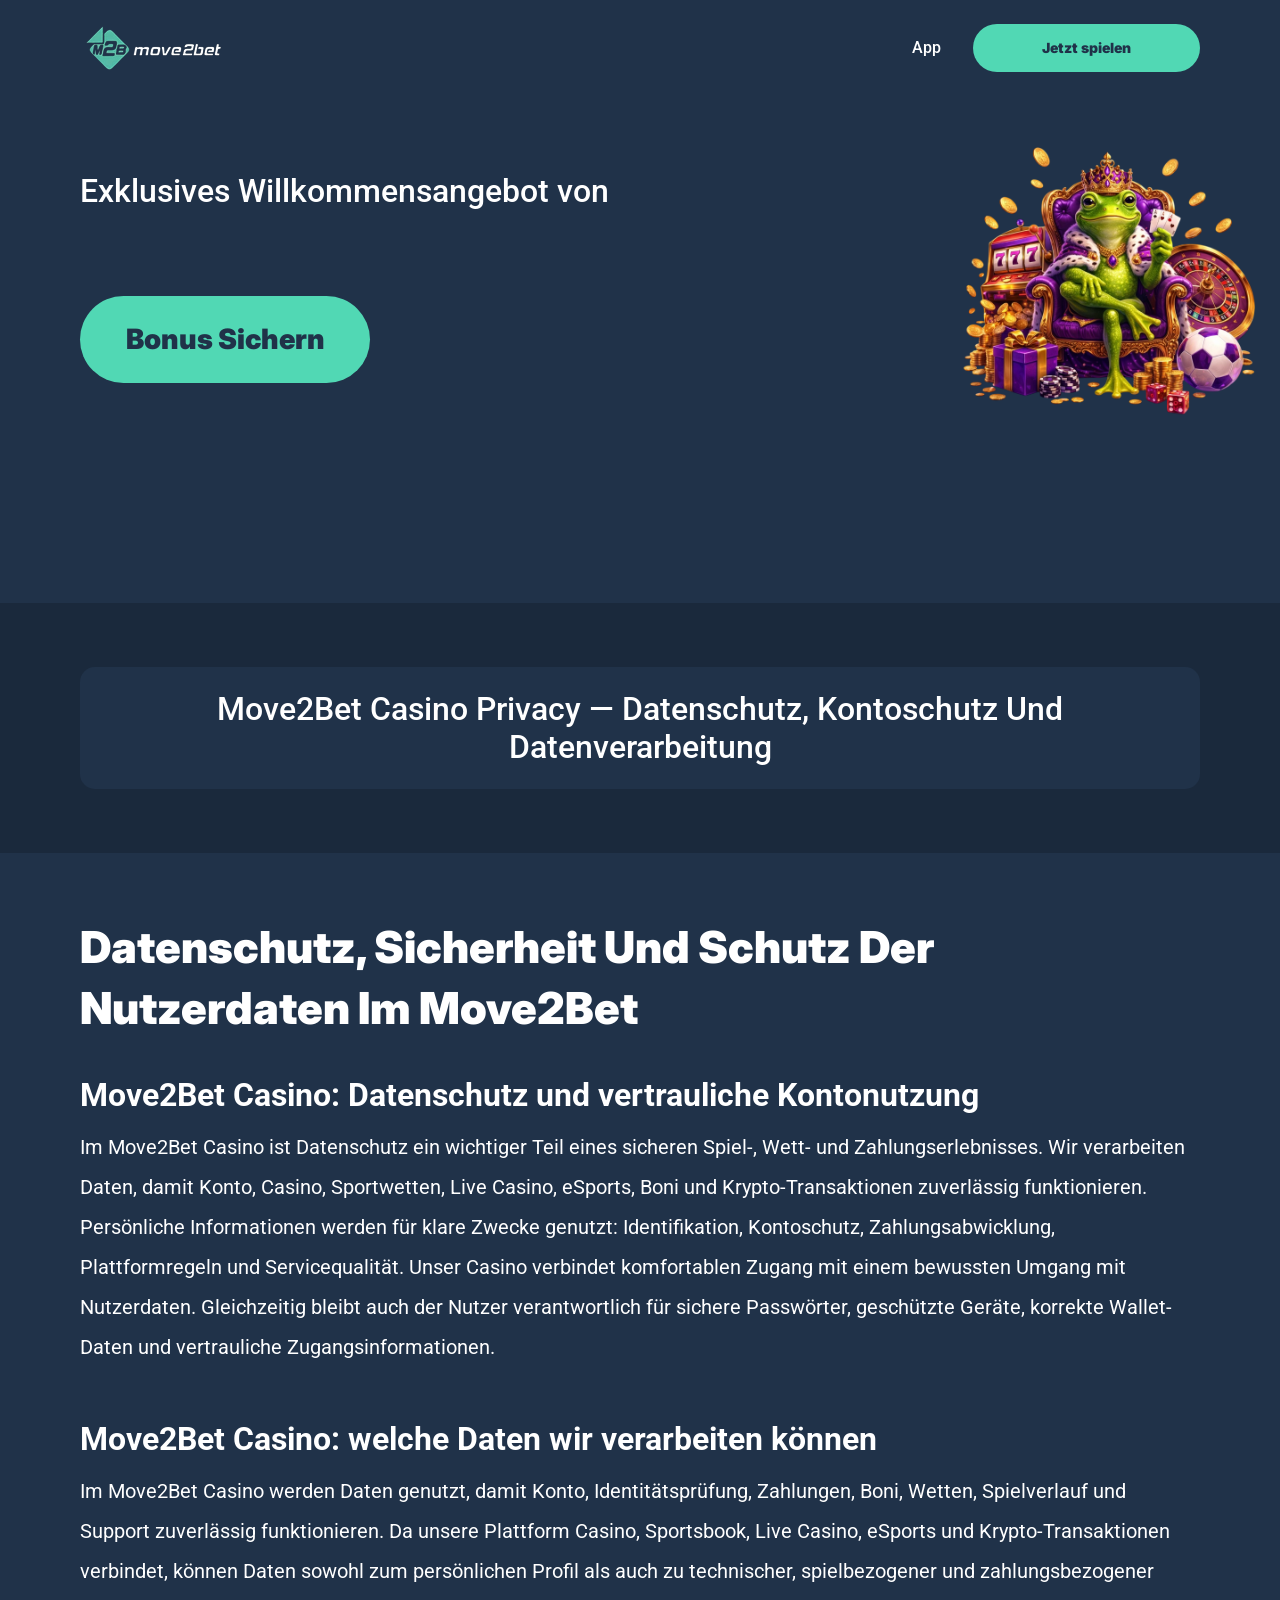
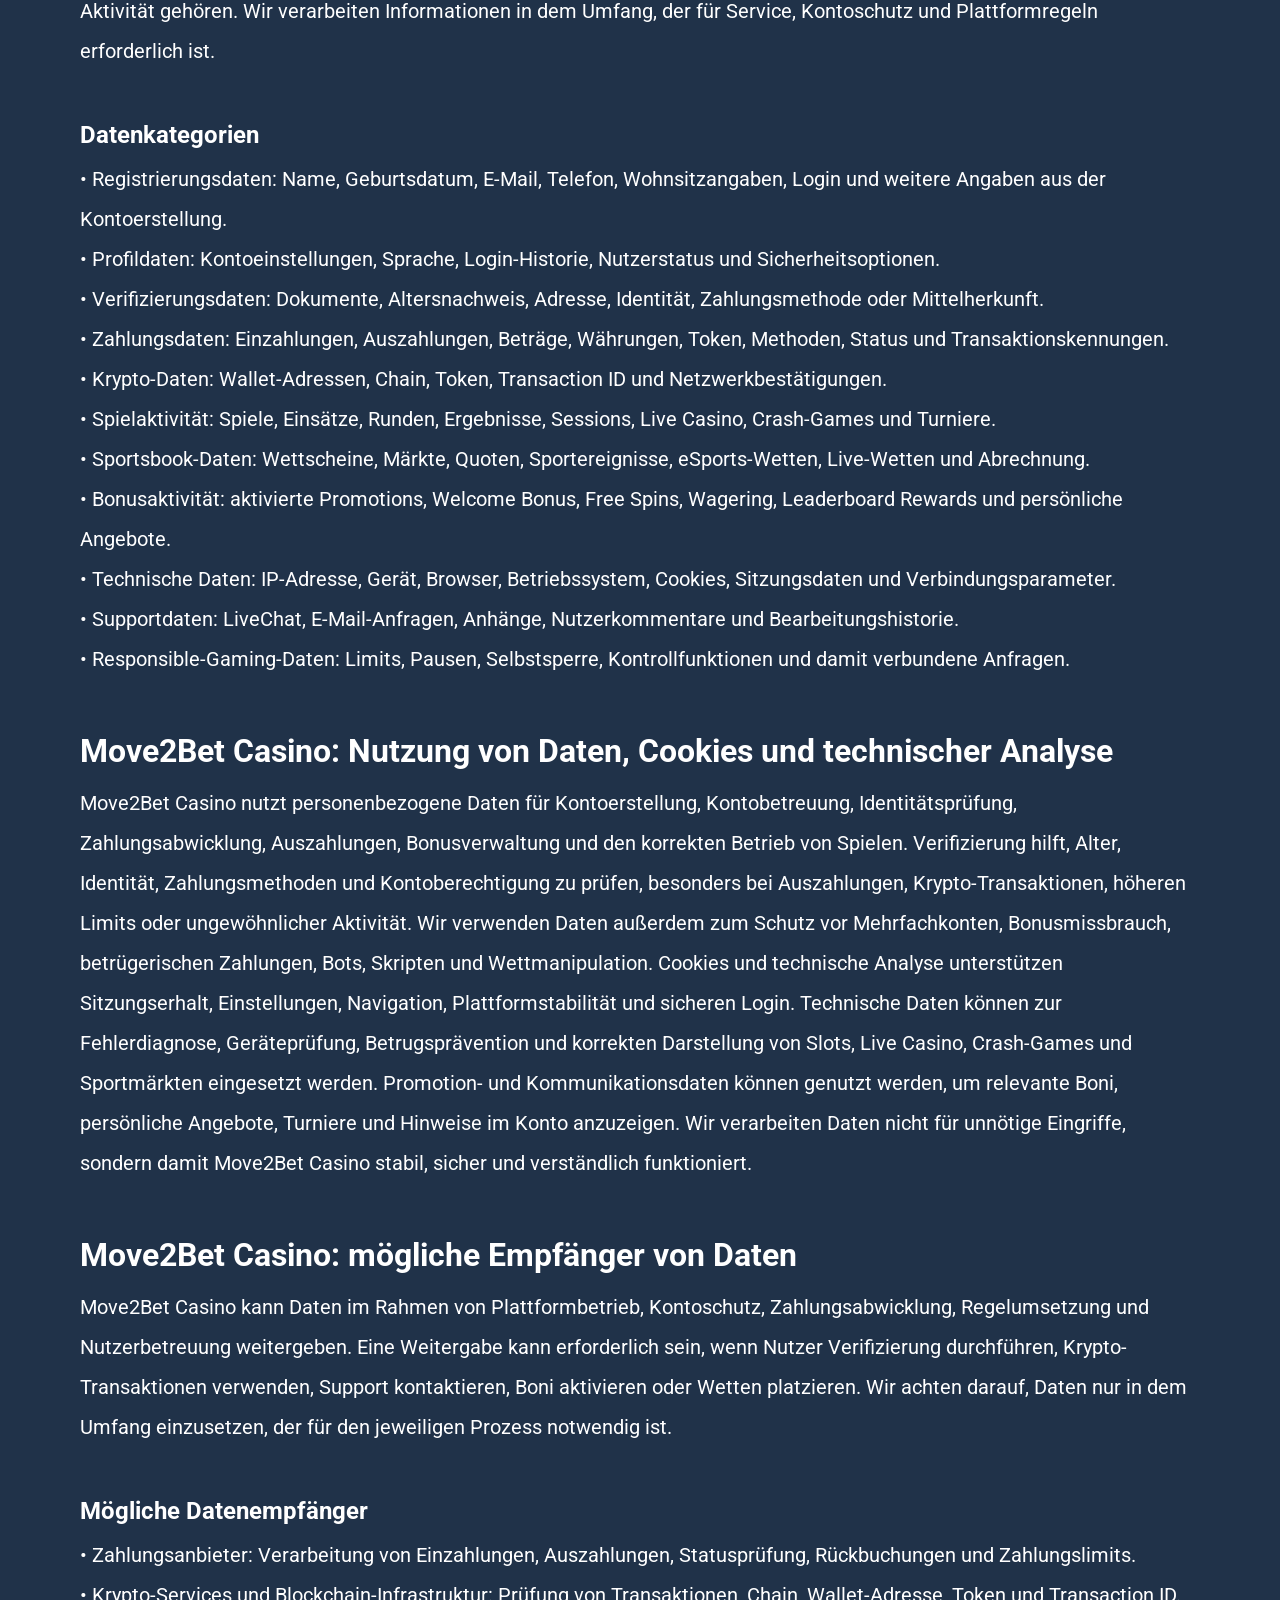
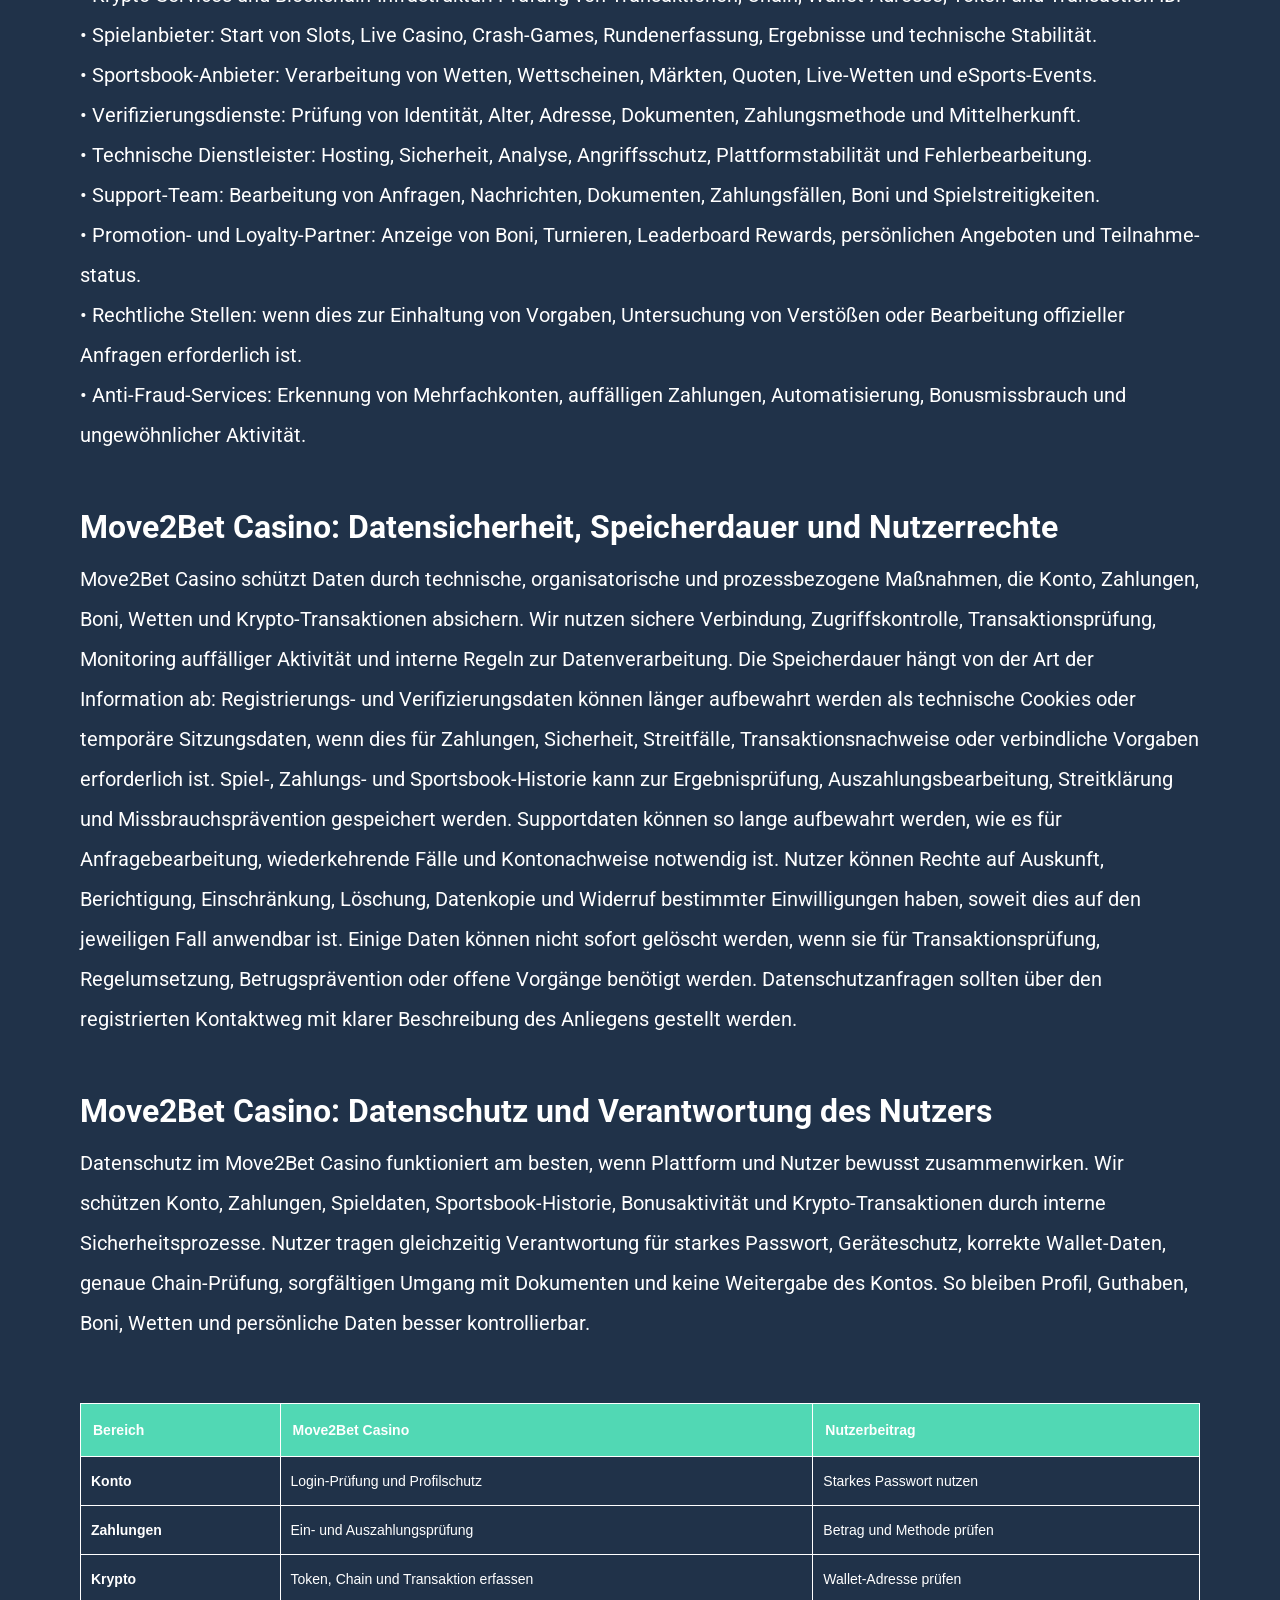
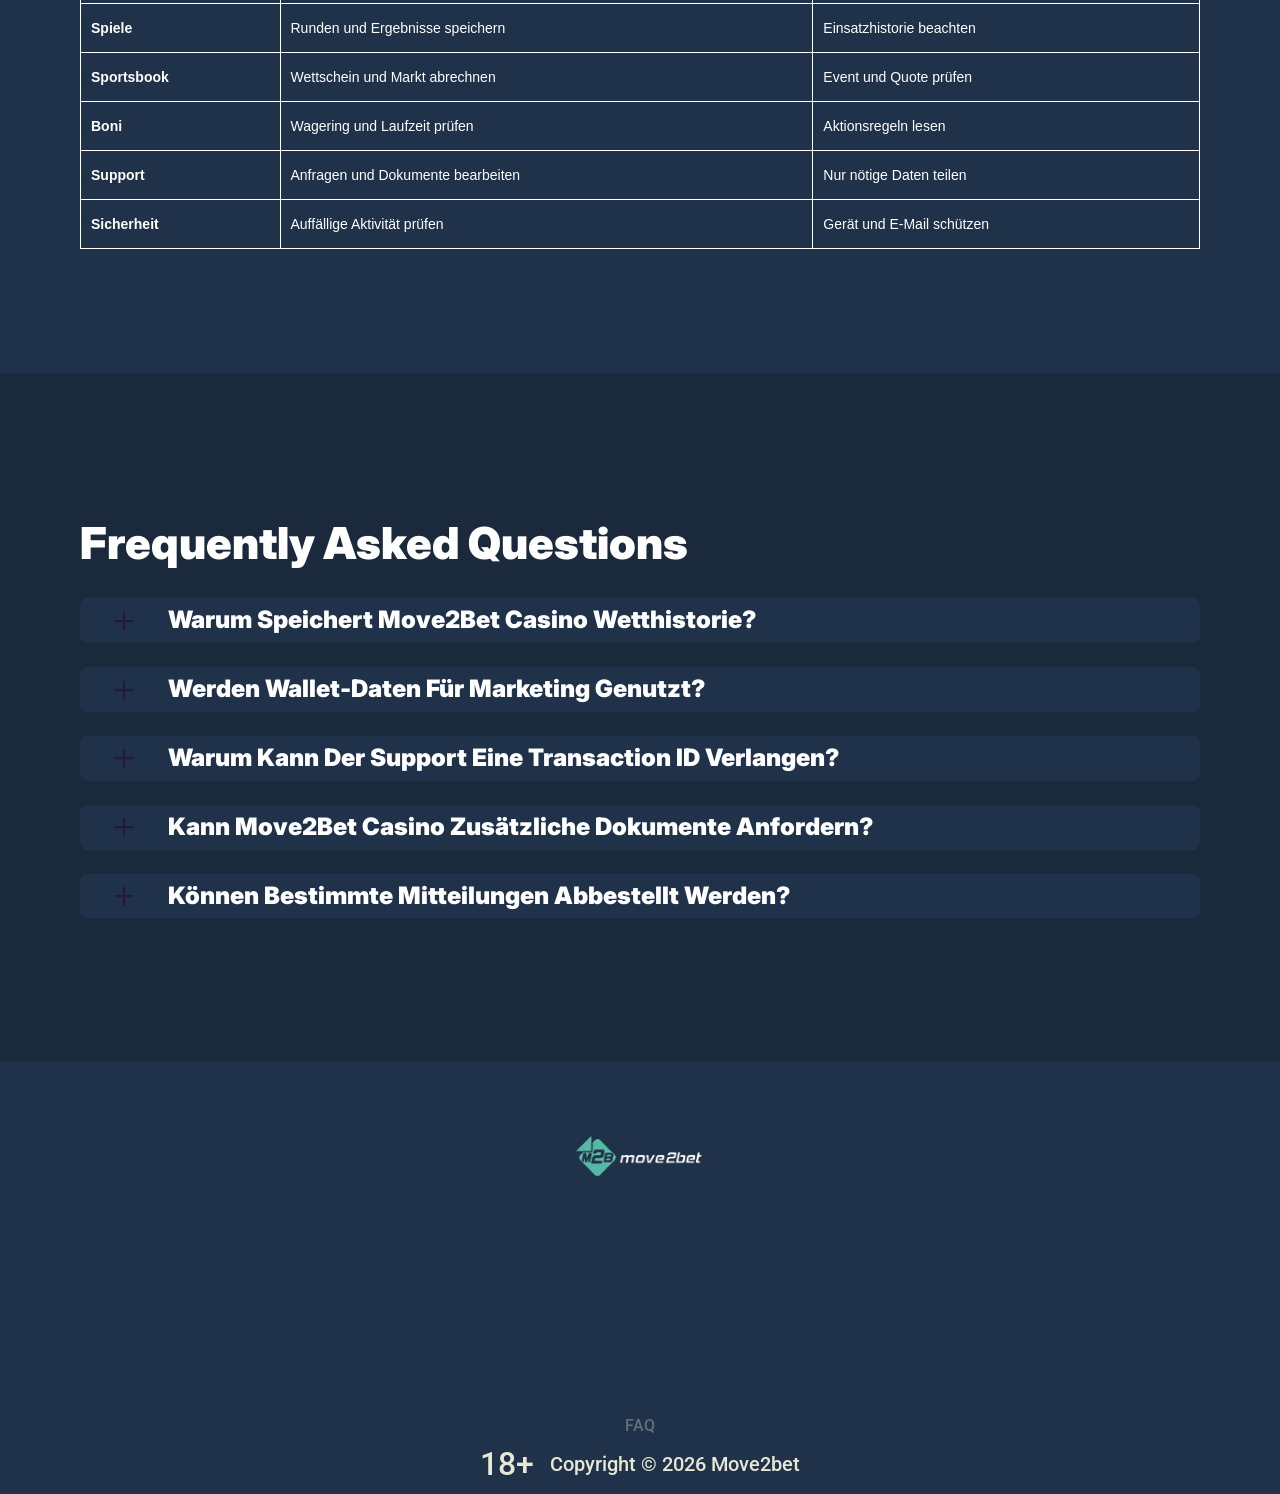
<file: privacy.html>
<!DOCTYPE html>
<html lang="de-DE">

<head>
    <meta charset="utf-8">

    <script src="./common.js"></script>
    <script src="./pages.js"></script>

    <link rel="manifest" href="./manifest.json">

    <link rel="preconnect" href="https://fonts.googleapis.com" />
    <link rel="preconnect" href="https://fonts.gstatic.com" crossorigin />
    <!-- Google Fonts -->
    <link
            href="https://fonts.googleapis.com/css2?family=Inter:wght@300;400;500;600;700&display=swap"
            rel="stylesheet"
    />

    <!-- Google Fonts -->
    <link
            href="https://fonts.googleapis.com/css2?family=Roboto:wght@300;400;500;600;700&display=swap"
            rel="stylesheet"
    />

    <meta name="viewport" content="width=device-width, initial-scale=1, minimum-scale=1, maximum-scale=2">
    <link rel="preload" as="image" href="_assets/images/1781778948-move2bet-casino-latestru-casino-logo-1-2.webp" fetchpriority="high">
    <link rel="stylesheet" href="./normalize.css">
    <link rel="stylesheet" href="./index.css">
    <meta name="theme-color" content="">
    <title>Move2Bet Casino Privacy: Datenschutz, Cookies und Sicherheit</title>
    <meta name="description"
          content="Move2Bet Casino Privacy erklärt Datenverarbeitung, Cookies, Verifizierung, Kontoschutz, Krypto-Transaktionen, Spieldaten, Sportsbook-Historie und Nutzerrechte.">
    <link rel="canonical" href="https://move2bet-online.com/privacy">
    <meta property="og:title" content="Move2Bet Casino Privacy: Datenschutz, Cookies und Sicherheit">
    <meta property="og:description"
          content="Move2Bet Casino Privacy erklärt Datenverarbeitung, Cookies, Verifizierung, Kontoschutz, Krypto-Transaktionen, Spieldaten, Sportsbook-Historie und Nutzerrechte.">
    <meta property="og:url" content="https://move2bet-online.com/privacy">
    <meta property="og:site_name" content="Move2Bet Casino Privacy: Datenschutz, Cookies und Sicherheit">
    <meta property="og:locale" content="de-DE">
    <meta property="og:image" content="_assets/images/1781778900-move.webp">
    <meta property="og:image:width" content="1200">
    <meta property="og:image:height" content="630">
    <meta property="og:type" content="website">
    <meta name="twitter:card" content="summary_large_image">
    <meta name="twitter:site" content="move2bet-online.com/privacy">
    <meta name="twitter:title" content="Move2Bet Casino Privacy: Datenschutz, Cookies und Sicherheit">
    <meta name="twitter:description"
          content="Move2Bet Casino Privacy erklärt Datenverarbeitung, Cookies, Verifizierung, Kontoschutz, Krypto-Transaktionen, Spieldaten, Sportsbook-Historie und Nutzerrechte.">
    <meta name="twitter:image" content="_assets/images/1781778900-move.webp">
    <meta name="twitter:image:width" content="1200">
    <meta name="twitter:image:height" content="630">
    <link rel="icon" href="_assets/images/1781778906-1774265768990-0.webp" type="image/x-icon" sizes="16x16">
    <meta name="language" content="de-DE">
    <link rel="apple-touch-icon" href="_assets/images/1781778872-1774265768990-0.webp" sizes="96x96">
    <link rel="icon" href="_assets/images/1781778872-1774265768990-0.webp" type="image/webp" sizes="192x192">

    <link rel="preload" href="_assets/images/1781778997-move.webp" as="image" fetchpriority="high">

</head>

<body>
<svg
        style="display: none"
        xmlns="http://www.w3.org/2000/svg"
        width="1em"
        height="1em"
        viewBox="0 0 256 256"
>
    <symbol id="minus-icon" viewBox="0 0 256 256">
        <path
                fill="#29163E"
                d="M228 128a12 12 0 0 1-12 12H40a12 12 0 0 1 0-24h176a12 12 0 0 1 12 12"
        />
    </symbol>
</svg>

<svg
        style="display: none"
        xmlns="http://www.w3.org/2000/svg"
        width="1em"
        height="1em"
        viewBox="0 0 32 32"
>
    <symbol id="globe-icon" viewBox="0 0 32 32">
        <path
                fill="#51D8B4"
                d="M32.032 16c0-8.501-6.677-15.472-15.072-15.969-0.173-0.019-0.346-0.032-0.523-0.032-0.052 0-0.104 0.005-0.156 0.007-0.093-0.002-0.186-0.007-0.281-0.007-8.84 0-16.032 7.178-16.032 16.001s7.192 16.001 16.032 16.001c0.094 0 0.188-0.006 0.281-0.008 0.052 0.002 0.104 0.008 0.156 0.008 0.176 0 0.349-0.012 0.523-0.032 8.395-0.497 15.072-7.468 15.072-15.969zM29.049 21.151c-0.551-0.16-1.935-0.507-4.377-0.794 0.202-1.381 0.313-2.84 0.313-4.357 0-1.196-0.069-2.354-0.197-3.469 3.094-0.37 4.45-0.835 4.54-0.867l-0.372-1.050c0.695 1.659 1.080 3.478 1.080 5.386 0 1.818-0.352 3.555-0.987 5.151zM8.921 16c0-1.119 0.074-2.212 0.21-3.263 1.621 0.127 3.561 0.222 5.839 0.243v6.939c-2.219 0.021-4.114 0.111-5.709 0.234-0.22-1.319-0.34-2.715-0.34-4.154zM16.967 2.132c2.452 0.711 4.552 4.115 5.492 8.628-1.512 0.12-3.332 0.209-5.492 0.229v-8.857zM14.971 2.156v8.832c-2.136-0.021-3.965-0.109-5.502-0.226 0.96-4.457 3.076-7.836 5.502-8.606zM14.971 21.913l0 7.929c-2.263-0.718-4.256-3.705-5.293-7.719 1.492-0.11 3.253-0.189 5.292-0.21zM16.967 29.868l-0-7.955c2.061 0.020 3.814 0.102 5.288 0.217-1.019 4.067-3 7.076-5.288 7.738zM16.967 19.92l0-6.939c2.291-0.021 4.218-0.118 5.818-0.25 0.131 1.053 0.203 2.147 0.203 3.268 0 1.442-0.116 2.84-0.329 4.16-1.575-0.128-3.462-0.219-5.692-0.24zM28.588 9.81c-0.302 0.094-1.564 0.453-4.094 0.751-0.564-2.998-1.584-5.561-2.91-7.412 3.048 1.325 5.535 3.697 7.005 6.661zM11.213 2.831c-1.632 1.873-2.963 4.568-3.691 7.754-2.265-0.245-3.623-0.534-4.166-0.665 1.585-3.27 4.407-5.836 7.856-7.088zM2.614 11.787c0.385 0.104 1.841 0.467 4.549 0.766-0.155 1.107-0.24 2.26-0.24 3.447 0 1.509 0.136 2.96 0.383 4.334-2.325 0.251-3.755 0.552-4.396 0.706-0.607-1.566-0.944-3.264-0.944-5.041 0-1.467 0.228-2.883 0.649-4.213zM3.784 22.886c0.727-0.154 2.029-0.39 3.956-0.591 0.759 2.803 1.993 5.175 3.473 6.874-3.16-1.148-5.79-3.398-7.429-6.282v0zM21.583 28.849c1.195-1.665 2.14-3.907 2.728-6.525 1.982 0.227 3.226 0.494 3.853 0.652-1.5 2.596-3.808 4.669-6.581 5.873z">
        </path>
    </symbol>
</svg>

<svg width="32" height="31" viewBox="0 0 32 31" fill="none" xmlns="http://www.w3.org/2000/svg">
    <symbol id="star-icon" viewBox="0 0 32 31">
        <path d="M10.0431 24.5932L15.8898 21.0667L21.7365 24.6396L20.2052 17.9577L25.3559 13.5031L18.5811 12.8999L15.8898 6.58913L13.1985 12.8535L6.42371 13.4567L11.5744 17.9577L10.0431 24.5932ZM15.8898 25.4285L8.187 30.0687C7.84672 30.2853 7.49096 30.3781 7.11975 30.3471C6.74853 30.3162 6.42371 30.1925 6.1453 29.9759C5.86688 29.7594 5.65034 29.489 5.49566 29.1648C5.34099 28.8406 5.31005 28.4768 5.40286 28.0734L7.44456 19.3034L0.623417 13.4103C0.314068 13.1319 0.121034 12.8145 0.0443157 12.4581C-0.0324028 12.1017 -0.00951111 11.754 0.112991 11.415C0.235493 11.0759 0.421103 10.7975 0.669819 10.5797C0.918536 10.362 1.25882 10.2227 1.69067 10.1621L10.6927 9.37327L14.1729 1.11366C14.3276 0.742438 14.5676 0.464023 14.8931 0.278414C15.2185 0.0928044 15.5507 0 15.8898 0C16.2288 0 16.5611 0.0928044 16.8865 0.278414C17.2119 0.464023 17.452 0.742438 17.6067 1.11366L21.0869 9.37327L30.0889 10.1621C30.522 10.224 30.8623 10.3632 31.1098 10.5797C31.3572 10.7963 31.5428 11.0747 31.6666 11.415C31.7903 11.7553 31.8138 12.1036 31.7371 12.46C31.6604 12.8163 31.4667 13.1331 31.1562 13.4103L24.335 19.3034L26.3767 28.0734C26.4695 28.4756 26.4386 28.8394 26.2839 29.1648C26.1292 29.4902 25.9127 29.7606 25.6343 29.9759C25.3559 30.1912 25.0311 30.315 24.6598 30.3471C24.2886 30.3793 23.9329 30.2865 23.5926 30.0687L15.8898 25.4285Z" fill="#1e122b"/>
    </symbol>
</svg>

<svg
        xmlns="http://www.w3.org/2000/svg"
        width="1em"
        height="1em"
        viewBox="0 0 256 256"
>
    <symbol id="plus-icon" viewBox="0 0 256 256">
        <path
                fill="#29163E"
                d="M228 128a12 12 0 0 1-12 12h-76v76a12 12 0 0 1-24 0v-76H40a12 12 0 0 1 0-24h76V40a12 12 0 0 1 24 0v76h76a12 12 0 0 1 12 12"
        />
    </symbol>
</svg>

<svg
        width="33"
        height="32"
        viewBox="0 0 33 32"
        fill="none"
        xmlns="http://www.w3.org/2000/svg"
>
    <symbol id="play-icon" viewBox="0 0 33 32">
        <path
                d="M16.8334 0.0786133C7.9606 0.0786133 0.767578 7.20678 0.767578 15.9998C0.767578 24.7929 7.9606 31.921 16.8334 31.921C25.7061 31.921 32.8992 24.7929 32.8992 15.9998C32.8992 7.20678 25.7061 0.0786133 16.8334 0.0786133ZM22.3861 16.8438L14.3532 21.8192C14.1907 21.9197 14.0059 21.9703 13.821 21.9703C13.6536 21.9703 13.4859 21.929 13.3342 21.8454C13.015 21.67 12.8169 21.3372 12.8169 20.9752V11.0244C12.8169 10.6625 13.015 10.3296 13.3342 10.1543C13.6533 9.97788 14.0436 9.98857 14.3532 10.1805L22.3861 15.1559C22.6796 15.3381 22.858 15.6568 22.858 15.9998C22.858 16.3428 22.6796 16.6616 22.3861 16.8438Z"
                fill="#51D8B4"
        />
    </symbol>
</svg>

<svg
        width="20"
        height="20"
        viewBox="0 0 20 20"
        fill="none"
        xmlns="http://www.w3.org/2000/svg"
>
    <symbol id="information-outline" viewBox="0 0 20 20">
        <path
                d="M9 7H11V5H9V7ZM10 18C5.59 18 2 14.41 2 10C2 5.59 5.59 2 10 2C14.41 2 18 5.59 18 10C18 14.41 14.41 18 10 18ZM10 0C8.68678 0 7.38642 0.258658 6.17317 0.761205C4.95991 1.26375 3.85752 2.00035 2.92893 2.92893C1.05357 4.8043 0 7.34784 0 10C0 12.6522 1.05357 15.1957 2.92893 17.0711C3.85752 17.9997 4.95991 18.7362 6.17317 19.2388C7.38642 19.7413 8.68678 20 10 20C12.6522 20 15.1957 18.9464 17.0711 17.0711C18.9464 15.1957 20 12.6522 20 10C20 8.68678 19.7413 7.38642 19.2388 6.17317C18.7362 4.95991 17.9997 3.85752 17.0711 2.92893C16.1425 2.00035 15.0401 1.26375 13.8268 0.761205C12.6136 0.258658 11.3132 0 10 0ZM9 15H11V9H9V15Z"
                fill="#ffffff"
        />
    </symbol>
</svg>

<div class="wrapper">
    <header class="header" id="top">
        <div class="headerBlock">
            <div class="headerLogoContainer"><a href="/" aria-label="Main page"><img class="header__logo logo"
                                                                                                     src="_assets/images/1781778948-move2bet-casino-latestru-casino-logo-1-2.webp" alt="Move2bet Logo" /></a></div>

            <div class="navBlockMain">

                <!-- Main Navigation -->
                <nav>
                    <button class="hamburger" aria-label="Toggle navigation menu">
                        <span></span>
                    </button>

                    <ul class="nav__list nav__list--header">

                        <li><a href="index">index</a></li>
                        <li><a href="app">App</a></li>
                        <li><a href="bonuses">Bonuses</a></li>
                        <li><a href="terms">Terms</a></li>
                        <li><a href="privacy">Privacy</a></li>
                        <li><a href="faq">FAQ</a></li>

                    </ul>
                </nav>
                <!-- CTA buttons -->
                <div class="btn__list">

                    <div class="nav__item nav__itemLarge">
                        <a
                                class="nav__link nav__linkLarge"
                                target="_blank"
                                href="casino.html?id=example-offer-id"
                                aria-label="Jetzt spielen"
                                id="navPlayNow"
                        >
                            Jetzt spielen
                        </a>
                    </div>
                </div>
            </div>
        </div>
    </header>
    <main class="main">
        <section class="heroContainer">
            <div class="hero">
                <div class="heroBlock block">
                    <div class="heroGroup">
                        <div class="heroTextGroup">
                            <p class="heroText heroTextDesktop">Exklusives Willkommensangebot von</p>
                            <p class="heroText heroTextMobile">Exklusives Willkommensangebot von</p>
                            <p class="heroText heroTextBonus" id="bonusText"></p>
                        </div><a target="_blank" class="heroLink" id="bonusLink" href="/" aria-label="Spiel starten"><span
                            class="heroButton btn btn--large">Bonus sichern</span></a>
                    </div>
                </div>
            </div>
            <div class="heroUnder">
                <h1 class="heroText heroMainTitle">Move2Bet Casino Privacy — Datenschutz, Kontoschutz und Datenverarbeitung</h1>
            </div>
        </section>
        <div class="historyCircleContainer">
            <section class="history">
                <div class="container">
                    <div class="historyBlock block">
                        <h2 class="historyTitle title">Datenschutz, Sicherheit und Schutz der Nutzerdaten im Move2Bet</h2>
                        <div class="historyDescription"><h3 style = "font-weight: bold;font-size: 32px;">
Move2Bet Casino: Datenschutz und vertrauliche Kontonutzung
</h3>
<p>
Im Move2Bet Casino ist Datenschutz ein wichtiger Teil eines sicheren Spiel-, Wett- und Zahlungserlebnisses. Wir verarbeiten Daten, damit Konto, Casino, Sportwetten, Live Casino, eSports, Boni und Krypto-Transaktionen zuverlässig funktionieren. Persönliche Informationen werden für klare Zwecke genutzt: Identifikation, Kontoschutz, Zahlungsabwicklung, Plattformregeln und Servicequalität. Unser Casino verbindet komfortablen Zugang mit einem bewussten Umgang mit Nutzerdaten. Gleichzeitig bleibt auch der Nutzer verantwortlich für sichere Passwörter, geschützte Geräte, korrekte Wallet-Daten und vertrauliche Zugangsinformationen.
</p>
<br>
<h3 style = "font-weight: bold;font-size: 32px;">
Move2Bet Casino: welche Daten wir verarbeiten können
</h3>
<p>
Im Move2Bet Casino werden Daten genutzt, damit Konto, Identitätsprüfung, Zahlungen, Boni, Wetten, Spielverlauf und Support zuverlässig funktionieren. Da unsere Plattform Casino, Sportsbook, Live Casino, eSports und Krypto-Transaktionen verbindet, können Daten sowohl zum persönlichen Profil als auch zu technischer, spielbezogener und zahlungsbezogener Aktivität gehören. Wir verarbeiten Informationen in dem Umfang, der für Service, Kontoschutz und Plattformregeln erforderlich ist.
</p>
<br>
<h4 style = "font-weight: bold; font-size: 24px;">
Datenkategorien
</h4>

 <ul>
            <li>• Registrierungsdaten: Name, Geburtsdatum, E-Mail, Telefon, Wohnsitzangaben, Login und weitere Angaben aus der Kontoerstellung.</li>
            <li>• Profildaten: Kontoeinstellungen, Sprache, Login-Historie, Nutzerstatus und Sicherheitsoptionen.</li>
            <li>• Verifizierungsdaten: Dokumente, Altersnachweis, Adresse, Identität, Zahlungsmethode oder Mittelherkunft.</li>
            <li>• Zahlungsdaten: Einzahlungen, Auszahlungen, Beträge, Währungen, Token, Methoden, Status und Transaktionskennungen.</li>
            <li>• Krypto-Daten: Wallet-Adressen, Chain, Token, Transaction ID und Netzwerkbestätigungen.</li>
            <li>• Spielaktivität: Spiele, Einsätze, Runden, Ergebnisse, Sessions, Live Casino, Crash-Games und Turniere.</li>
            <li>• Sportsbook-Daten: Wettscheine, Märkte, Quoten, Sportereignisse, eSports-Wetten, Live-Wetten und Abrechnung.</li>
            <li>• Bonusaktivität: aktivierte Promotions, Welcome Bonus, Free Spins, Wagering, Leaderboard Rewards und persönliche Angebote.</li>
            <li>• Technische Daten: IP-Adresse, Gerät, Browser, Betriebssystem, Cookies, Sitzungsdaten und Verbindungsparameter.</li>
            <li>• Supportdaten: LiveChat, E-Mail-Anfragen, Anhänge, Nutzerkommentare und Bearbeitungshistorie.</li>
            <li>• Responsible-Gaming-Daten: Limits, Pausen, Selbstsperre, Kontrollfunktionen und damit verbundene Anfragen.</li>

        </ul><br>

<h3 style = "font-weight: bold;font-size: 32px;">
Move2Bet Casino: Nutzung von Daten, Cookies und technischer Analyse
</h3>
<p>
Move2Bet Casino nutzt personenbezogene Daten für Kontoerstellung, Kontobetreuung, Identitätsprüfung, Zahlungsabwicklung, Auszahlungen, Bonusverwaltung und den korrekten Betrieb von Spielen. Verifizierung hilft, Alter, Identität, Zahlungsmethoden und Kontoberechtigung zu prüfen, besonders bei Auszahlungen, Krypto-Transaktionen, höheren Limits oder ungewöhnlicher Aktivität. Wir verwenden Daten außerdem zum Schutz vor Mehrfachkonten, Bonusmissbrauch, betrügerischen Zahlungen, Bots, Skripten und Wettmanipulation. Cookies und technische Analyse unterstützen Sitzungserhalt, Einstellungen, Navigation, Plattformstabilität und sicheren Login. Technische Daten können zur Fehlerdiagnose, Geräteprüfung, Betrugsprävention und korrekten Darstellung von Slots, Live Casino, Crash-Games und Sportmärkten eingesetzt werden. Promotion- und Kommunikationsdaten können genutzt werden, um relevante Boni, persönliche Angebote, Turniere und Hinweise im Konto anzuzeigen. Wir verarbeiten Daten nicht für unnötige Eingriffe, sondern damit Move2Bet Casino stabil, sicher und verständlich funktioniert.
</p>
<br>


<h3 style = "font-weight: bold;font-size: 32px;">
Move2Bet Casino: mögliche Empfänger von Daten
</h3>
<p>
Move2Bet Casino kann Daten im Rahmen von Plattformbetrieb, Kontoschutz, Zahlungsabwicklung, Regelumsetzung und Nutzerbetreuung weitergeben. Eine Weitergabe kann erforderlich sein, wenn Nutzer Verifizierung durchführen, Krypto-Transaktionen verwenden, Support kontaktieren, Boni aktivieren oder Wetten platzieren. Wir achten darauf, Daten nur in dem Umfang einzusetzen, der für den jeweiligen Prozess notwendig ist.
</p>
<br>
<h4 style = "font-weight: bold; font-size: 24px;">
Mögliche Datenempfänger
</h4>

 <ul>
            <li>• Zahlungsanbieter: Verarbeitung von Einzahlungen, Auszahlungen, Statusprüfung, Rückbuchungen und Zahlungslimits.</li>
            <li>• Krypto-Services und Blockchain-Infrastruktur: Prüfung von Transaktionen, Chain, Wallet-Adresse, Token und Transaction ID.</li>
            <li>• Spielanbieter: Start von Slots, Live Casino, Crash-Games, Rundenerfassung, Ergebnisse und technische Stabilität.</li>
            <li>• Sportsbook-Anbieter: Verarbeitung von Wetten, Wettscheinen, Märkten, Quoten, Live-Wetten und eSports-Events.</li>
            <li>• Verifizierungsdienste: Prüfung von Identität, Alter, Adresse, Dokumenten, Zahlungsmethode und Mittelherkunft.</li>
            <li>• Technische Dienstleister: Hosting, Sicherheit, Analyse, Angriffsschutz, Plattformstabilität und Fehlerbearbeitung.</li>
            <li>• Support-Team: Bearbeitung von Anfragen, Nachrichten, Dokumenten, Zahlungsfällen, Boni und Spielstreitigkeiten.</li>
            <li>• Promotion- und Loyalty-Partner: Anzeige von Boni, Turnieren, Leaderboard Rewards, persönlichen Angeboten und Teilnahme&shy;status.</li>
            <li>• Rechtliche Stellen: wenn dies zur Einhaltung von Vorgaben, Untersuchung von Verstößen oder Bearbeitung offizieller Anfragen erforderlich ist.</li>
            <li>• Anti-Fraud-Services: Erkennung von Mehrfachkonten, auffälligen Zahlungen, Automatisierung, Bonusmissbrauch und ungewöhnlicher Aktivität.</li>

        </ul><br>

<h3 style = "font-weight: bold;font-size: 32px;">
Move2Bet Casino: Datensicherheit, Speicherdauer und Nutzerrechte
</h3>
<p>
Move2Bet Casino schützt Daten durch technische, organisatorische und prozessbezogene Maßnahmen, die Konto, Zahlungen, Boni, Wetten und Krypto-Transaktionen absichern. Wir nutzen sichere Verbindung, Zugriffskontrolle, Transaktionsprüfung, Monitoring auffälliger Aktivität und interne Regeln zur Datenverarbeitung. Die Speicherdauer hängt von der Art der Information ab: Registrierungs- und Verifizierungsdaten können länger aufbewahrt werden als technische Cookies oder temporäre Sitzungsdaten, wenn dies für Zahlungen, Sicherheit, Streitfälle, Transaktionsnachweise oder verbindliche Vorgaben erforderlich ist. Spiel-, Zahlungs- und Sportsbook-Historie kann zur Ergebnisprüfung, Auszahlungsbearbeitung, Streitklärung und Missbrauchsprävention gespeichert werden. Supportdaten können so lange aufbewahrt werden, wie es für Anfragebearbeitung, wiederkehrende Fälle und Kontonachweise notwendig ist. Nutzer können Rechte auf Auskunft, Berichtigung, Einschränkung, Löschung, Datenkopie und Widerruf bestimmter Einwilligungen haben, soweit dies auf den jeweiligen Fall anwendbar ist. Einige Daten können nicht sofort gelöscht werden, wenn sie für Transaktionsprüfung, Regelumsetzung, Betrugsprävention oder offene Vorgänge benötigt werden. Datenschutzanfragen sollten über den registrierten Kontaktweg mit klarer Beschreibung des Anliegens gestellt werden.
</p>
<br>

<h3 style = "font-weight: bold;font-size: 32px;">
Move2Bet Casino: Datenschutz und Verantwortung des Nutzers
</h3>
<p>
Datenschutz im Move2Bet Casino funktioniert am besten, wenn Plattform und Nutzer bewusst zusammenwirken. Wir schützen Konto, Zahlungen, Spieldaten, Sportsbook-Historie, Bonusaktivität und Krypto-Transaktionen durch interne Sicherheitsprozesse. Nutzer tragen gleichzeitig Verantwortung für starkes Passwort, Geräteschutz, korrekte Wallet-Daten, genaue Chain-Prüfung, sorgfältigen Umgang mit Dokumenten und keine Weitergabe des Kontos. So bleiben Profil, Guthaben, Boni, Wetten und persönliche Daten besser kontrollierbar.
</p>
<br>
<table style="width: 100%; border-collapse: collapse; margin: 20px auto; font-family: sans-serif; color: #ffffff;font-size:14px">
  <thead>
    <tr style="background-color: #51D8B4;">
      <th style="border: 1px solid #ffffff; padding: 12px; text-align: left; color: #ffffff; font-weight: bold;">Bereich</th>
      <th style="border: 1px solid #ffffff; padding: 12px; text-align: left; color: #ffffff; font-weight: bold;">Move2Bet Casino</th>
      <th style="border: 1px solid #ffffff; padding: 12px; text-align: left; color: #ffffff; font-weight: bold;">Nutzer&shy;beitrag</th>
    </tr>
  </thead>
  <tbody>
    <tr>
      <td style="border: 1px solid #ffffff; padding: 10px;"><strong>Konto</strong></td>
      <td style="border: 1px solid #ffffff; padding: 10px;">Login-Prüfung und Profil&shy;schutz</td>
      <td style="border: 1px solid #ffffff; padding: 10px;">Starkes Passwort nutzen</td>
    </tr>
    <tr>
      <td style="border: 1px solid #ffffff; padding: 10px;"><strong>Zahlungen</strong></td>
      <td style="border: 1px solid #ffffff; padding: 10px;">Ein- und Auszahlungs&shy;prüfung</td>
      <td style="border: 1px solid #ffffff; padding: 10px;">Betrag und Methode prüfen</td>
    </tr>
    <tr>
      <td style="border: 1px solid #ffffff; padding: 10px;"><strong>Krypto</strong></td>
      <td style="border: 1px solid #ffffff; padding: 10px;">Token, Chain und Trans&shy;aktion erfassen</td>
      <td style="border: 1px solid #ffffff; padding: 10px;">Wallet-Adresse prüfen</td>
    </tr>
    <tr>
      <td style="border: 1px solid #ffffff; padding: 10px;"><strong>Spiele</strong></td>
      <td style="border: 1px solid #ffffff; padding: 10px;">Runden und Ergeb&shy;nisse speichern</td>
      <td style="border: 1px solid #ffffff; padding: 10px;">Einsatz&shy;historie beachten</td>
    </tr>
    <tr>
      <td style="border: 1px solid #ffffff; padding: 10px;"><strong>Sportsbook</strong></td>
      <td style="border: 1px solid #ffffff; padding: 10px;">Wettschein und Markt abrechnen</td>
      <td style="border: 1px solid #ffffff; padding: 10px;">Event und Quote prüfen</td>
    </tr>
    <tr>
      <td style="border: 1px solid #ffffff; padding: 10px;"><strong>Boni</strong></td>
      <td style="border: 1px solid #ffffff; padding: 10px;">Wagering und Lauf&shy;zeit prüfen</td>
      <td style="border: 1px solid #ffffff; padding: 10px;">Aktions&shy;regeln lesen</td>
    </tr>
    <tr>
      <td style="border: 1px solid #ffffff; padding: 10px;"><strong>Support</strong></td>
      <td style="border: 1px solid #ffffff; padding: 10px;">Anfragen und Doku&shy;mente bearbeiten</td>
      <td style="border: 1px solid #ffffff; padding: 10px;">Nur nötige Daten teilen</td>
    </tr>
    <tr>
      <td style="border: 1px solid #ffffff; padding: 10px;"><strong>Sicherheit</strong></td>
      <td style="border: 1px solid #ffffff; padding: 10px;">Auffällige Aktivität prüfen</td>
      <td style="border: 1px solid #ffffff; padding: 10px;">Gerät und E-Mail schützen</td>
    </tr>
  </tbody>
</table>
<br>
</div>
                    </div>
                </div>
            </section>
        </div>
        <section class="faq">
            <div class="container">
                <div class="faqBlock block">
                    <h2 class="faqTitle title"><span>Frequently Asked Questions</span></h2>
                    <div class="faqGroup"><input class="faqInput" type="checkbox" id="warum_speichert_move2bet_casino_wetthistorie"/><label
                            class="faqLabel" for="warum_speichert_move2bet_casino_wetthistorie">

                        <svg class="faqIcon" width="24" height="24" aria-hidden="true">
                            <use class="plus" href="#plus-icon"></use>
                            <use class="minus" href="#minus-icon"></use>
                        </svg>

                        <span class="gradientContainer"> Warum speichert Move2Bet Casino Wetthistorie? </span></label>
                        <div class="faqContent">
                            <p>Wetthistorie hilft bei Ergebnisprüfung, Wettscheinabrechnung, Streitfällen, Bonuskontrolle und Schutz vor Missbrauch.</p>
                        </div>
                    </div>
                    <div class="faqGroup"><input class="faqInput" type="checkbox" id="werden_walletdaten_fr_marketing_genutzt"/><label
                            class="faqLabel" for="werden_walletdaten_fr_marketing_genutzt">

                        <svg class="faqIcon" width="24" height="24" aria-hidden="true">
                            <use class="plus" href="#plus-icon"></use>
                            <use class="minus" href="#minus-icon"></use>
                        </svg>

                        <span class="gradientContainer"> Werden Wallet-Daten für Marketing genutzt? </span></label>
                        <div class="faqContent">
                            <p>Wallet-Daten dienen vor allem Krypto-Zahlungen, Transaktionsprüfung, Zahlungssicherheit und Zuordnung von Ein- oder Auszahlung zum Konto.</p>
                        </div>
                    </div>
                    <div class="faqGroup"><input class="faqInput" type="checkbox" id="warum_kann_der_support_eine_transaction_id_verlangen"/><label
                            class="faqLabel" for="warum_kann_der_support_eine_transaction_id_verlangen">

                        <svg class="faqIcon" width="24" height="24" aria-hidden="true">
                            <use class="plus" href="#plus-icon"></use>
                            <use class="minus" href="#minus-icon"></use>
                        </svg>

                        <span class="gradientContainer"> Warum kann der Support eine Transaction ID verlangen? </span></label>
                        <div class="faqContent">
                            <p>Die Transaction ID hilft, Krypto-Überweisung, Chain, Bestätigungsstatus, Betrag und Kontozuordnung zu prüfen.</p>
                        </div>
                    </div>
                    <div class="faqGroup"><input class="faqInput" type="checkbox" id="kann_move2bet_casino_zustzliche_dokumente_anfordern"/><label
                            class="faqLabel" for="kann_move2bet_casino_zustzliche_dokumente_anfordern">

                        <svg class="faqIcon" width="24" height="24" aria-hidden="true">
                            <use class="plus" href="#plus-icon"></use>
                            <use class="minus" href="#minus-icon"></use>
                        </svg>

                        <span class="gradientContainer"> Kann Move2Bet Casino zusätzliche Dokumente anfordern? </span></label>
                        <div class="faqContent">
                            <p>Ja, zusätzliche Dokumente können bei Auszahlung, höheren Limits, Streitfällen, Datenänderungen oder Sicherheitsprüfung erforderlich sein.</p>
                        </div>
                    </div>
                    <div class="faqGroup"><input class="faqInput" type="checkbox" id="knnen_bestimmte_mitteilungen_abbestellt_werden"/><label
                            class="faqLabel" for="knnen_bestimmte_mitteilungen_abbestellt_werden">

                        <svg class="faqIcon" width="24" height="24" aria-hidden="true">
                            <use class="plus" href="#plus-icon"></use>
                            <use class="minus" href="#minus-icon"></use>
                        </svg>

                        <span class="gradientContainer"> Können bestimmte Mitteilungen abbestellt werden? </span></label>
                        <div class="faqContent">
                            <p>Nutzer können verfügbare Benachrichtigungseinstellungen ändern oder den Support kontaktieren, wenn sie Kommunikationsoptionen anpassen möchten.</p>
                        </div>
                    </div>
                </div>
            </div>
        </section>
    </main>
</div>

<footer class="footer">
    <div class="footerContainer">
        <div class="footerTop">
            <div class="footerLogoContainer"><a href="https://move2bet-online.com/privacy" aria-label="Main page"><img class="footer__logo"
                                                                                                     src="_assets/images/1781779027-move2bet-casino-latestru-casino-logo-1-2.webp" alt="" width="140"
                                                                                                     height="48" /></a></div>
            <div class="footerPay">
                <div class="payBlock"><img class="payElementGrey"
                                           src="./assets/images/footer/payment/masterCard.svg" alt="MasterCard" /><img
                        class="payElementColor" src="./assets/images/footer/payment/masterCard--color.svg"
                        alt="MasterCard" title="MasterCard in Move2bet" /></div>
                <div class="payBlock"><img class="payElementGrey" src="./assets/images/footer/payment/visa.svg"
                                           alt="Visa" /><img class="payElementColor"
                                                             src="./assets/images/footer/payment/visa--color.svg" alt="Visa" title="Visa in Move2bet" /></div>
                <div class="payBlock"><img class="payElementGrey" src="./assets/images/footer/payment/neteller.svg"
                                           alt="Neteller" /><img class="payElementColor"
                                                                 src="./assets/images/footer/payment/neteller--color.svg" alt="Neteller" title="Neteller in Move2bet" /></div>
                <div class="payBlock"><img class="payElementGrey" src="./assets/images/footer/payment/skrill.svg"
                                           alt="Skrill" /><img class="payElementColor"
                                                               src="./assets/images/footer/payment/skrill--color.svg" alt="Skrill" title="Skrill in Move2bet" /></div>
                <div class="payBlock"><img class="payElementGrey" src="./assets/images/footer/payment/bitcoin.svg"
                                           alt="Bitcoin" /><img class="payElementColor"
                                                                src="./assets/images/footer/payment/bitcoin--color.svg" alt="Bitcoin" title="Bitcoin in Move2bet" /></div>
                <div class="payBlock"><img class="payElementGrey" src="./assets/images/footer/payment/litecoin.svg"
                                           alt="Litecoin" /><img class="payElementColor"
                                                                 src="./assets/images/footer/payment/litecoin--color.svg" alt="Litecoin" title="Litecoin in Move2bet" /></div>
                <div class="payBlock"><img class="payElementGrey" src="./assets/images/footer/payment/ethereum.svg"
                                           alt="Etherium" /><img class="payElementColor"
                                                                 src="./assets/images/footer/payment/ethereum--color.svg" alt="Etherium" title="Etherium in Move2bet" /></div>
            </div>
        </div>
        <div class="footerMiddle">
            <div class="footerOperator">
                <div class="operatorBlock"><img class="operatorElementGrey"
                                                src="./assets/images/footer/operator/gpwa.svg" alt="GPWA" /><img
                        class="operatorElementColor" src="./assets/images/footer/operator/gpwa--color.svg"
                        alt="GPWA" title="GPWA in Move2bet" /></div>
                <div class="operatorBlock"><img class="operatorElementGrey"
                                                src="./assets/images/footer/operator/gambleaware.svg" alt="Gamble Aware" /><img
                        class="operatorElementColor" src="./assets/images/footer/operator/gambleaware--color.svg"
                        alt="Gamble Aware" title="Gamble Aware in Move2bet" /></div>
                <div class="operatorBlock"><img class="operatorElementGrey"
                                                src="./assets/images/footer/operator/gamcare.svg" alt="Game care" /><img
                        class="operatorElementColor" src="./assets/images/footer/operator/gamcare--color.svg"
                        alt="Game care" title="Game care in Move2bet" /></div>
                <div class="operatorBlock"><img class="operatorElementGrey"
                                                src="./assets/images/footer/operator/gambling-therapy.svg" alt="Gambling Therapy" /><img
                        class="operatorElementColor"
                        src="./assets/images/footer/operator/gambling-therapy--color.svg" alt="Gambling Therapy" title="Gambling Therapy in Move2bet" />
                </div>
                <div class="operatorBlock"><img class="operatorElementGrey"
                                                src="./assets/images/footer/operator/gamban.svg" alt="Gamban" /><img
                        class="operatorElementColor" src="./assets/images/footer/operator/gamban--color.svg"
                        alt="Gamban" title="Gamban in Move2bet" /></div>
                <div class="operatorBlock"><img class="operatorElementGrey"
                                                src="./assets/images/footer/operator/betblocker.svg" alt="BetBlocker" /><img
                        class="operatorElementColor" src="./assets/images/footer/operator/betblocker--color.svg"
                        alt="BetBlocker" title="BetBlocker in Move2bet" /></div>
                <div class="operatorBlock"><img class="operatorElementGrey"
                                                src="./assets/images/footer/operator/itech_labs.svg" alt="ITech Labs" /><img
                        class="operatorElementColor" src="./assets/images/footer/operator/itech_labs--color.svg"
                        alt="ITech Labs" title="ITech Labs in Move2bet" /></div>
                <div class="operatorBlock"><img class="operatorElementGrey"
                                                src="./assets/images/footer/operator/ecogra.svg" alt="Ecogra" /><img
                        class="operatorElementColor" src="./assets/images/footer/operator/ecogra--color.svg"
                        alt="Ecogra" title="Ecogra in Move2bet" /></div>
            </div>
        </div>
        <div class="footerNavBlock">
            <nav>
                <ul class="nav__list--footer">

                    <li class="footer__navItem"><a href="index">index</a></li>
                    <li class="footer__navItem"><a href="app">App</a></li>
                    <li class="footer__navItem"><a href="bonuses">Bonuses</a></li>
                    <li class="footer__navItem"><a href="terms">Terms</a></li>
                    <li class="footer__navItem"><a href="privacy">Privacy</a></li>
                    <li class="footer__navItem"><a href="faq">FAQ</a></li>

                </ul>
            </nav>
        </div>
        <div class="footerBottom">
            <div class="footerBottomGroup">
                <p class="footerBottomAge">18+</p>
                <p class="footerBottomCopyright">Copyright © <span class="js-current-year"></span> Move2bet </p>
            </div>
        </div>
    </div>
</footer>

<script>
    var playButtonName = "#play-icon";
    var informationOutlineName =
        "#information-outline";
    var topCasinoButtonText = "Bonus sichern";
    var welcomeBonusText = "Willkommensbonus";
    var bonusDetailsButtonText = "";
    var playNowText = "";
    var maximumAmountText = "";
    var wagerText = "";
    var bonusCodeText = "";
    var depositText = "";
    var casinoName = "Move2bet";
</script>

</body>
</html>
</file>
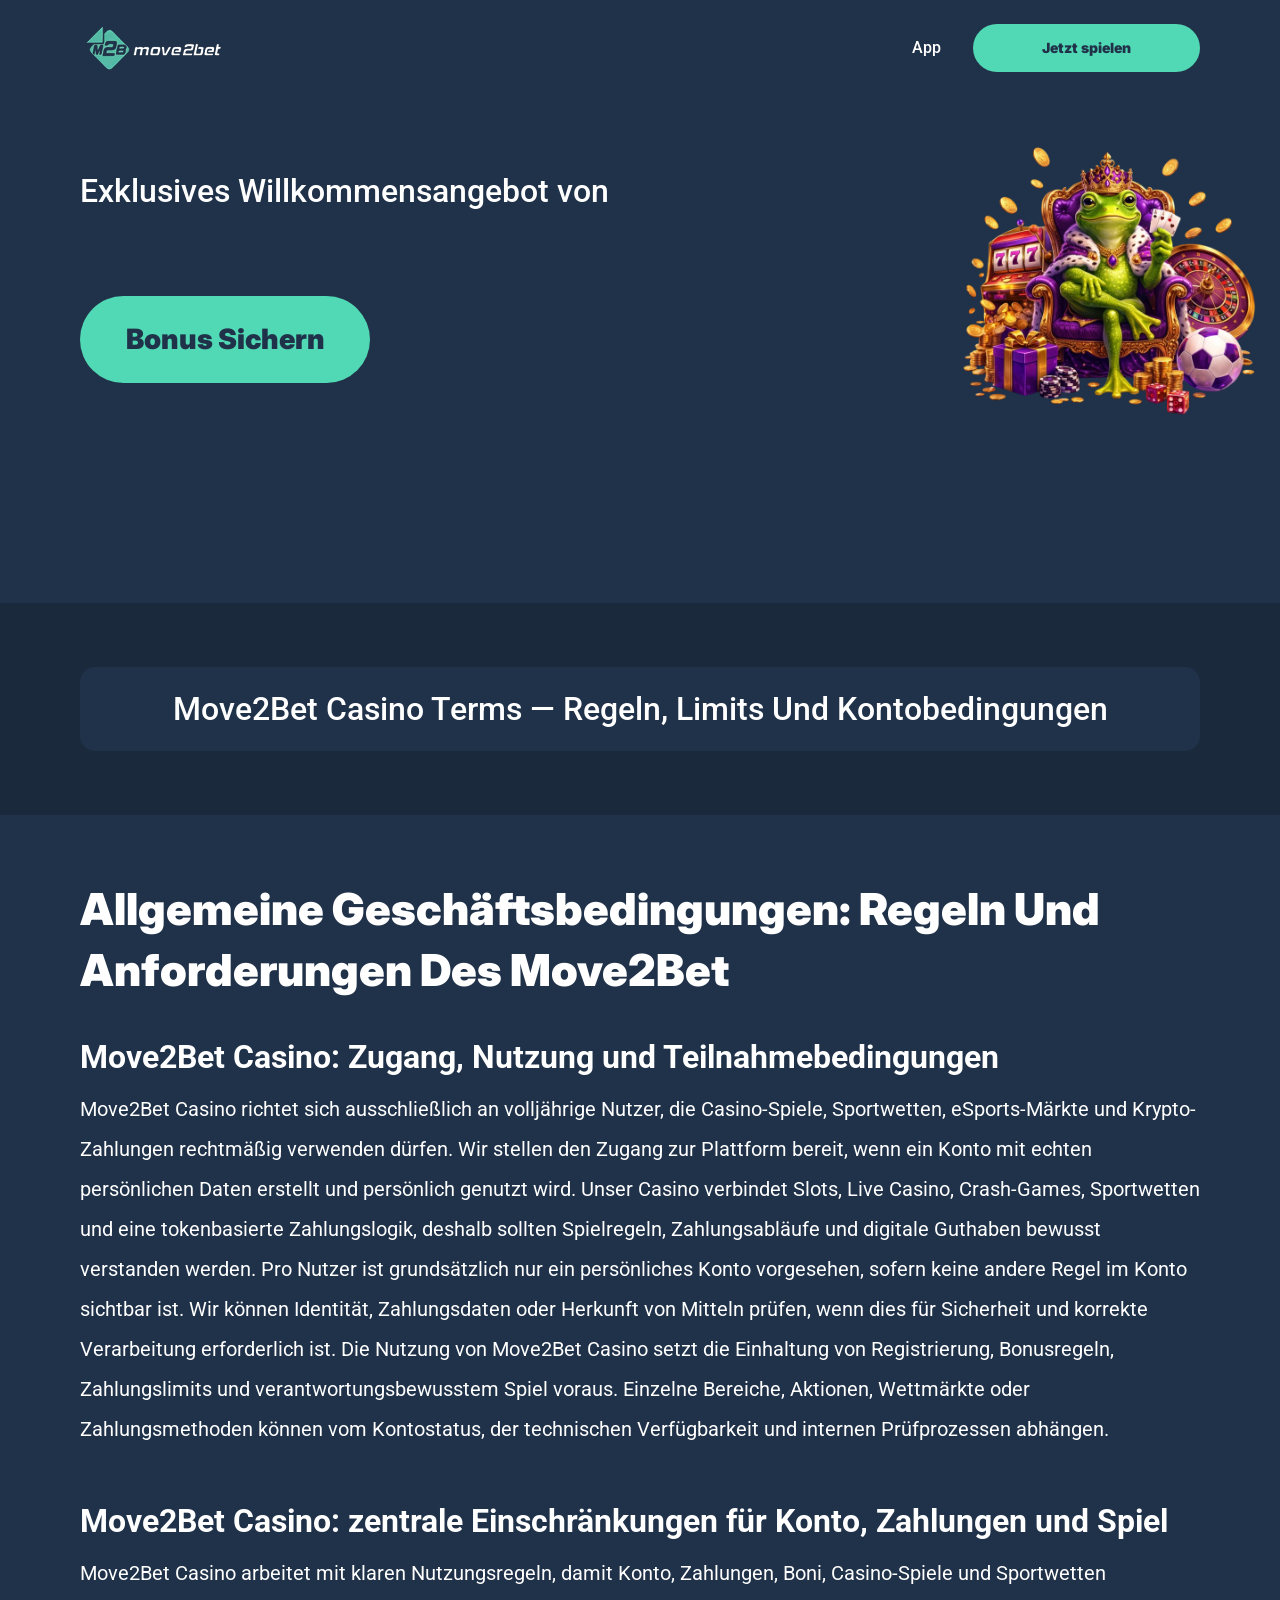
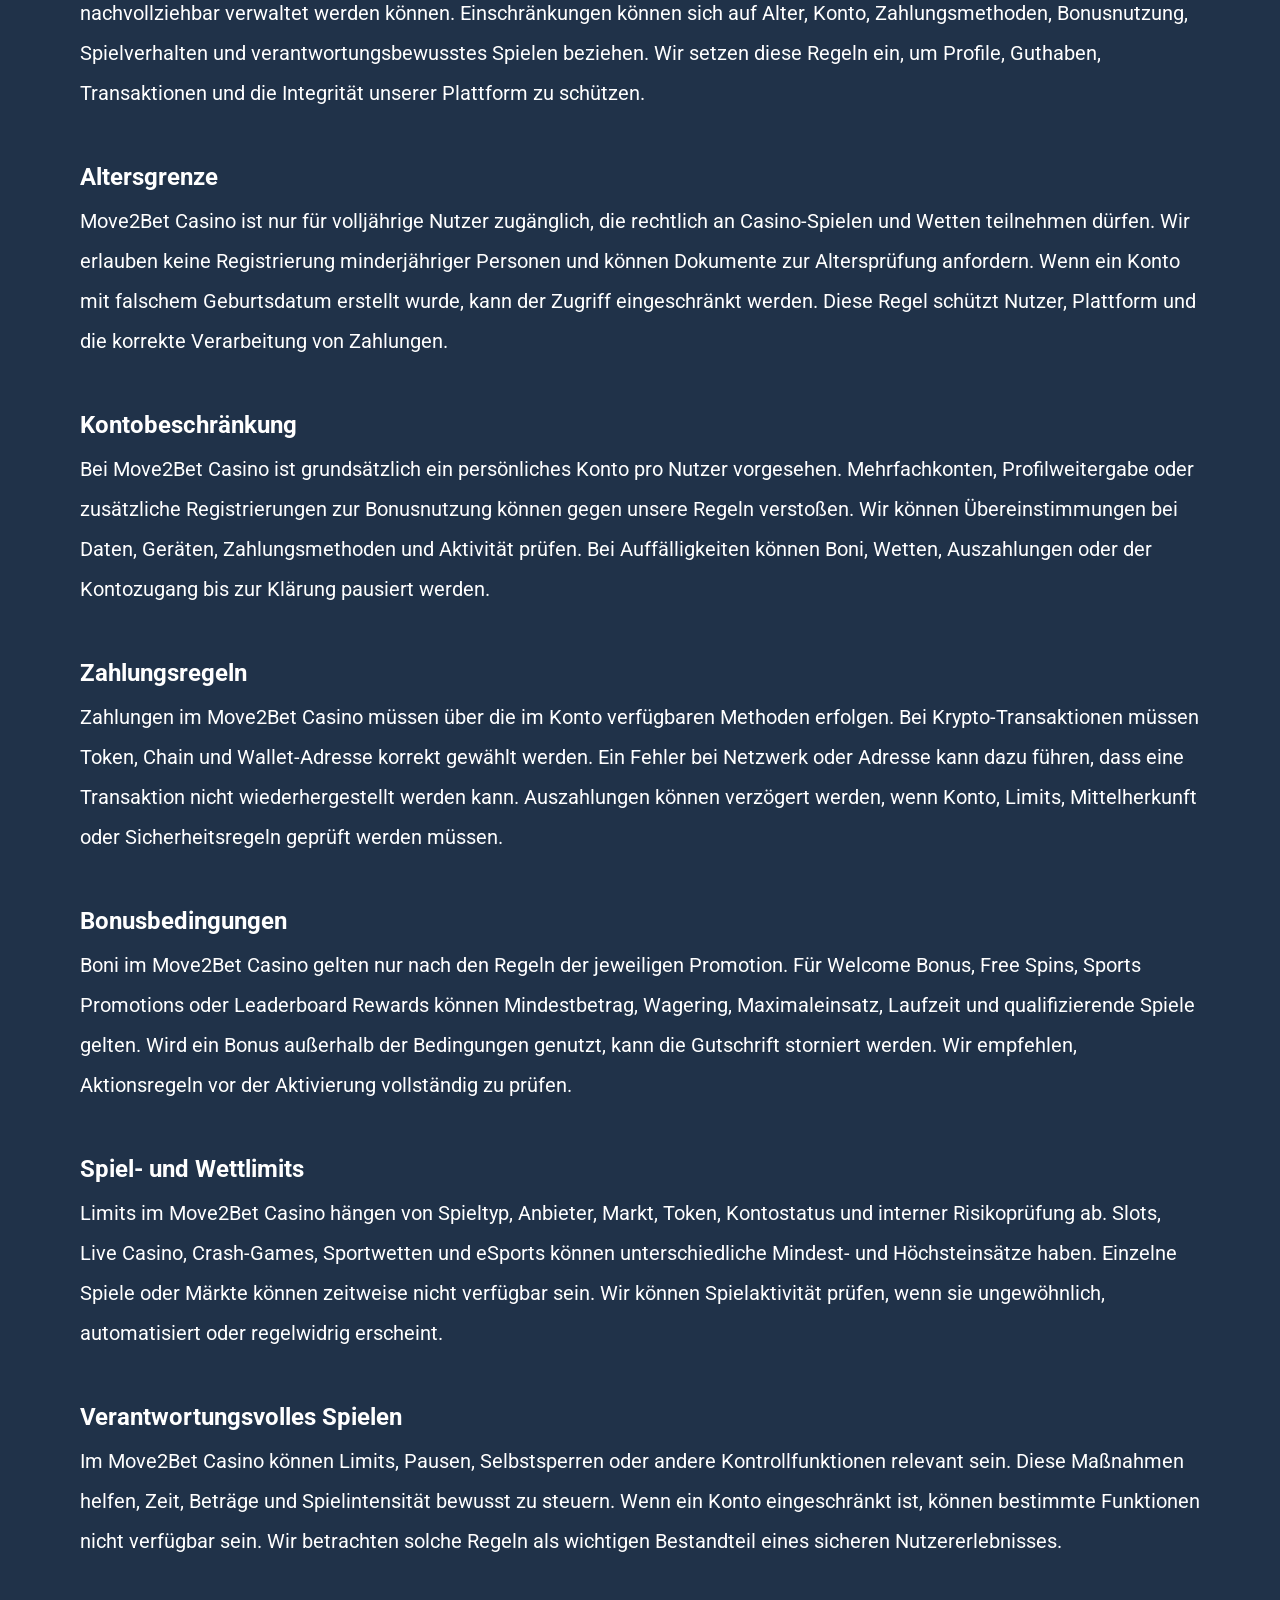
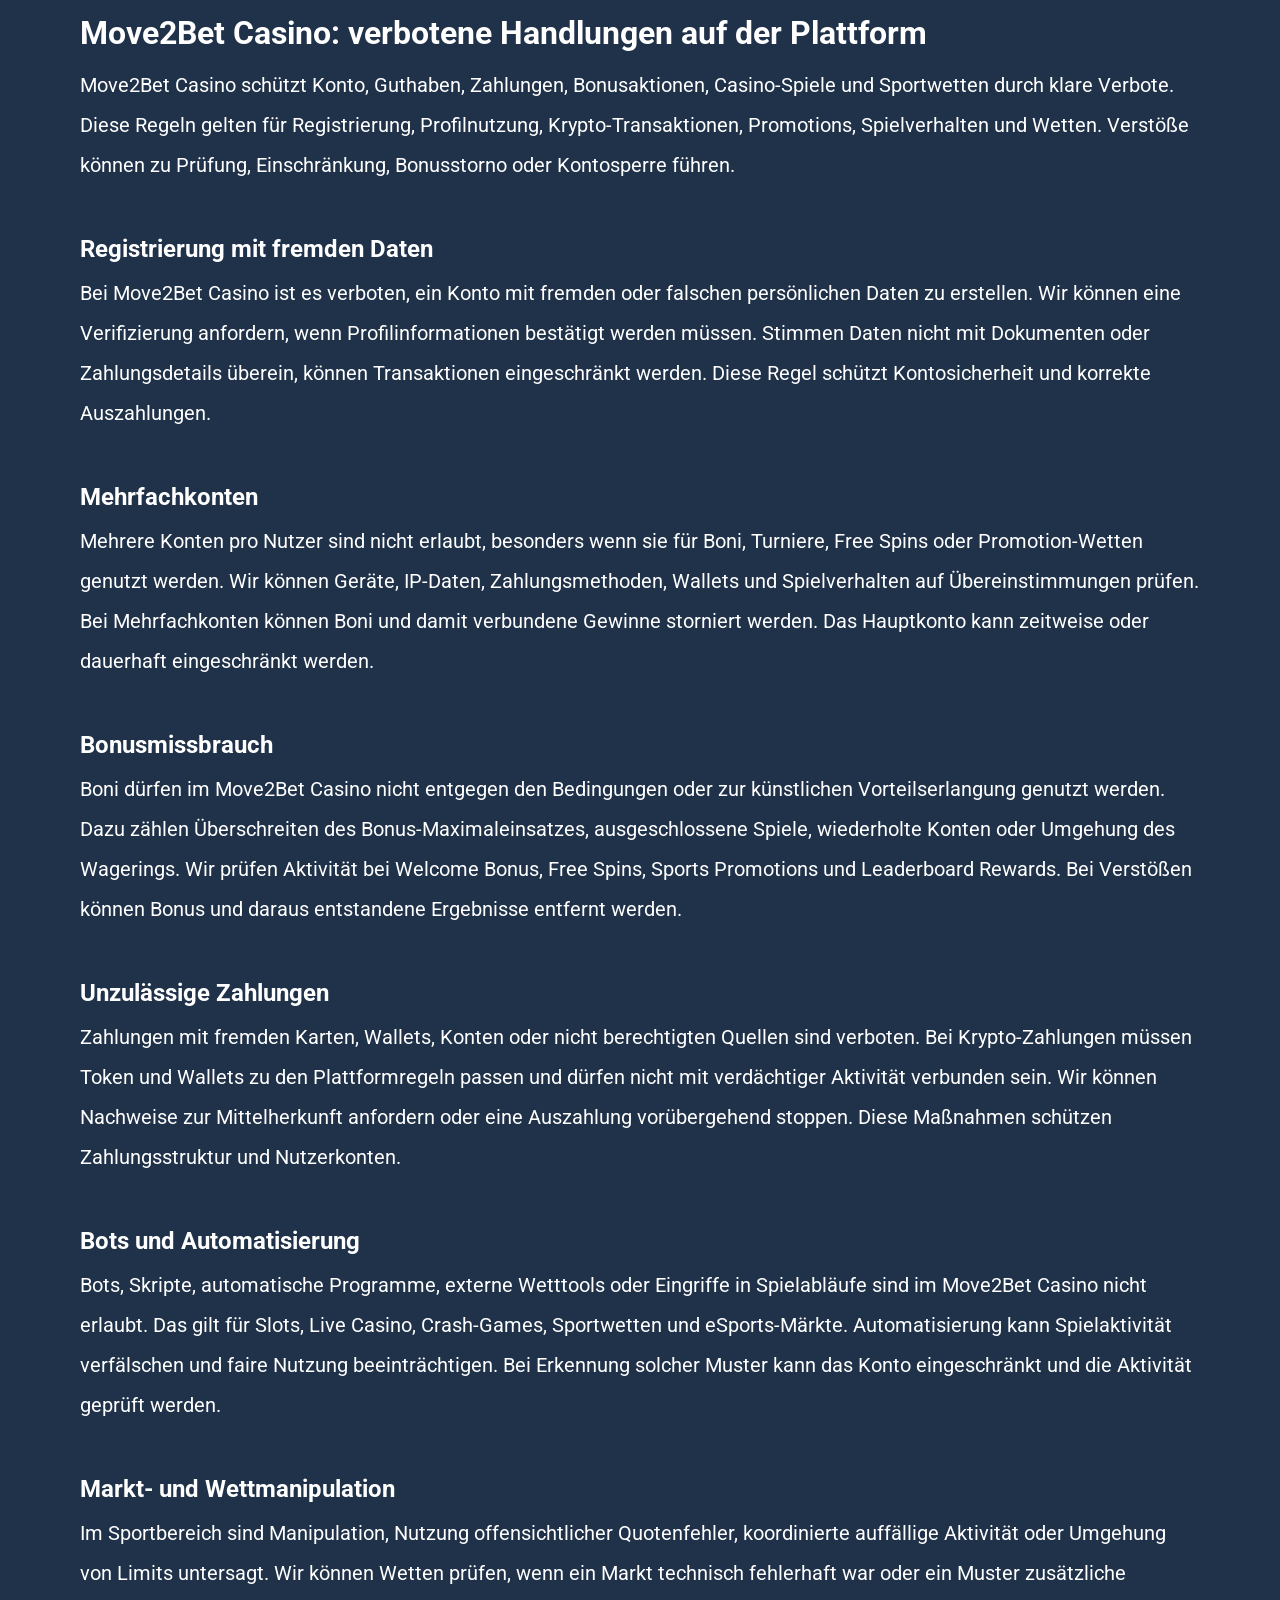
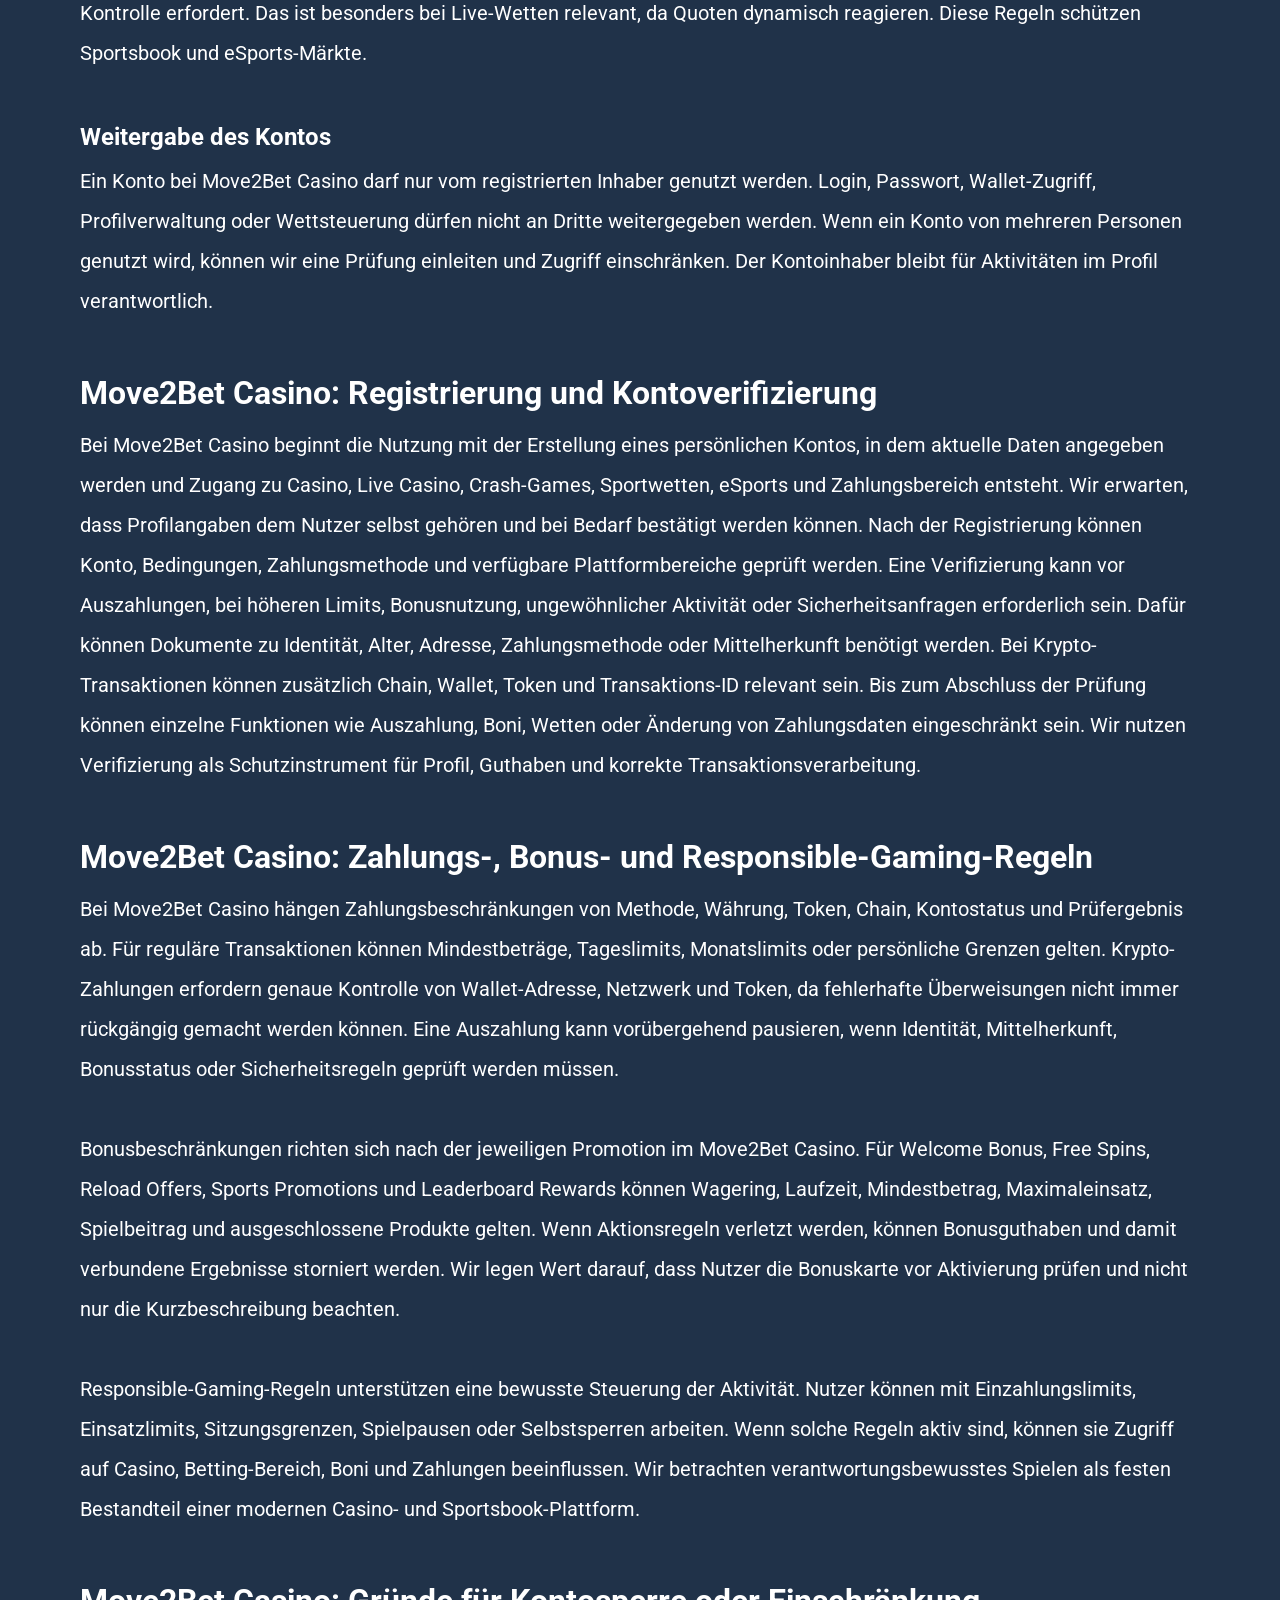
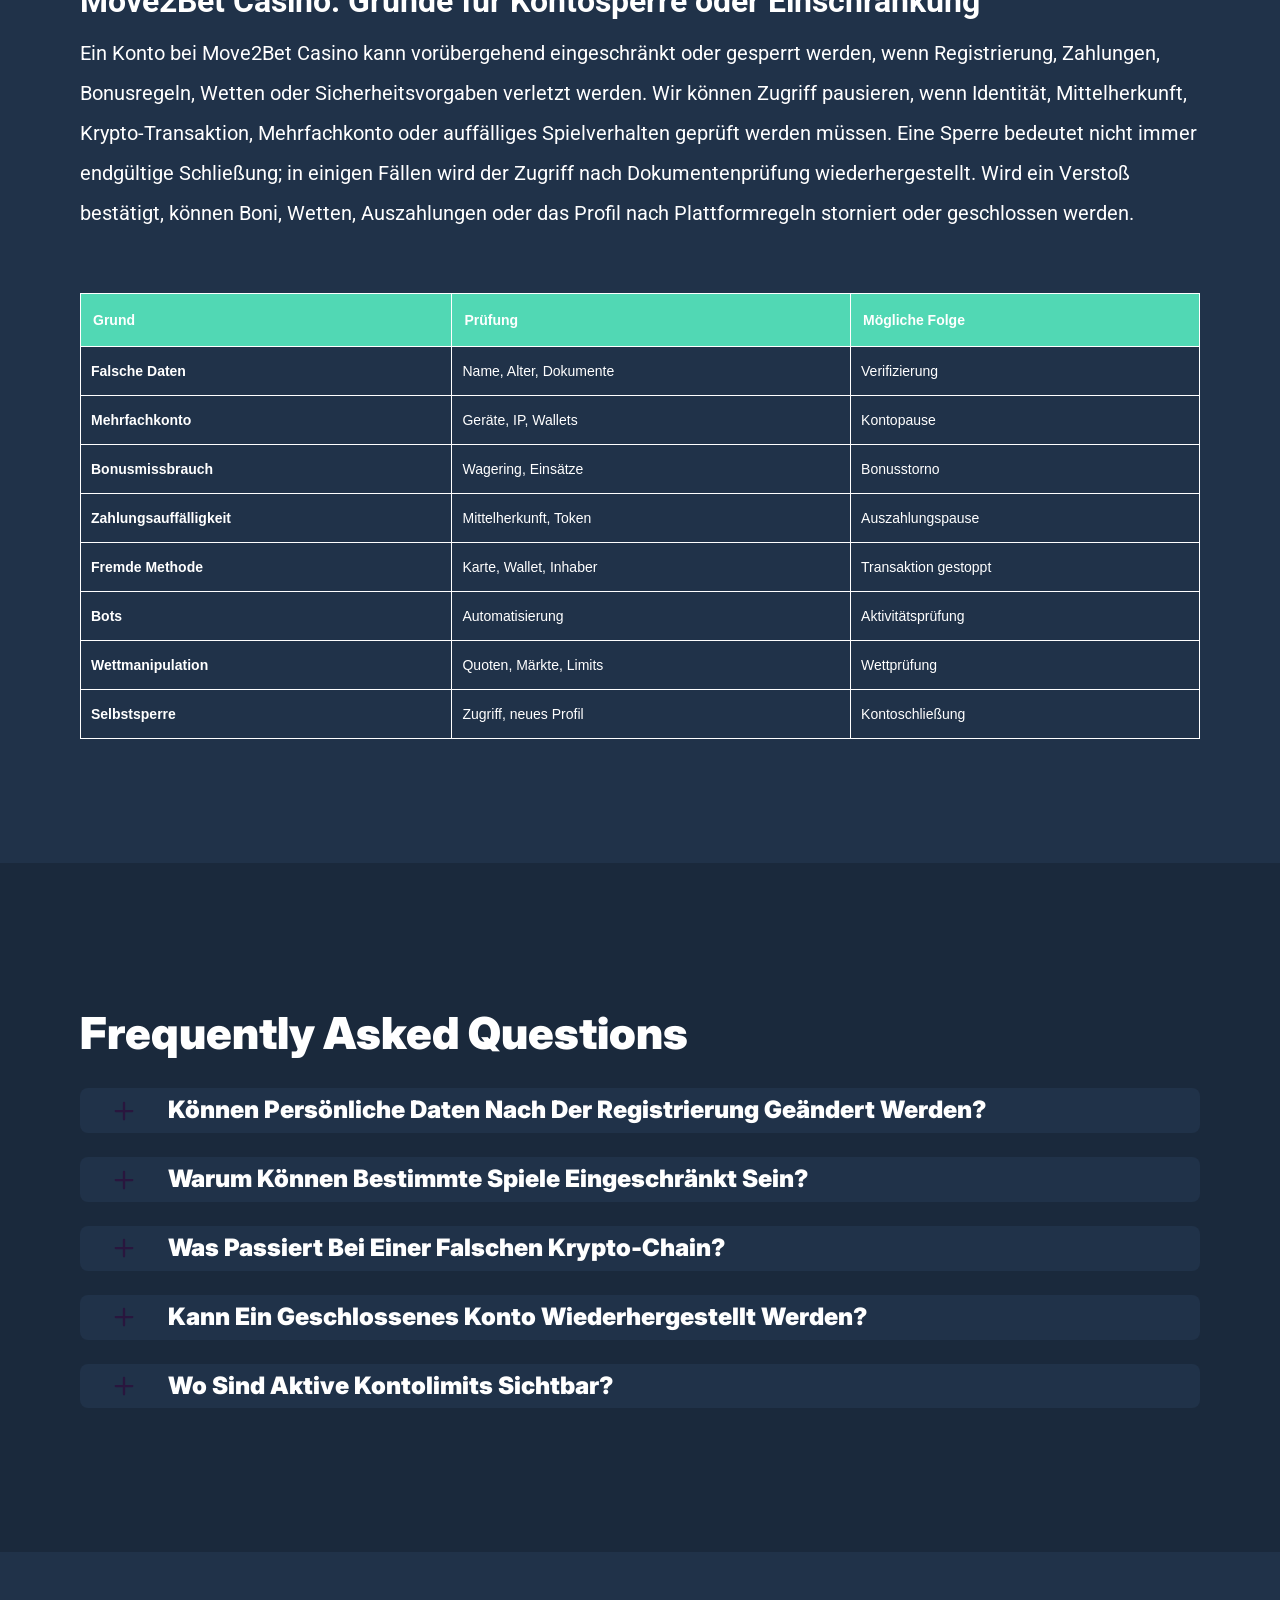
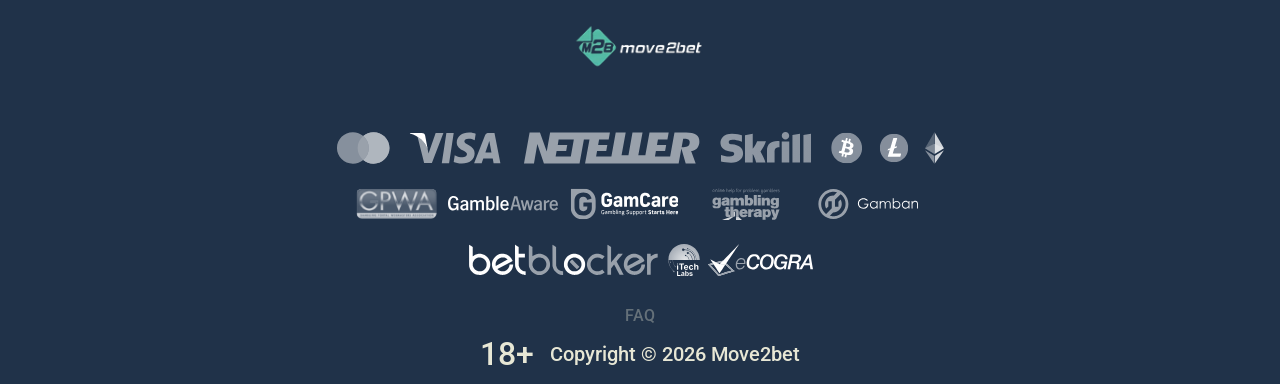
<file: terms.html>
<!DOCTYPE html>
<html lang="de-DE">

<head>
    <meta charset="utf-8">

    <script src="./common.js"></script>
    <script src="./pages.js"></script>

    <link rel="manifest" href="./manifest.json">

    <link rel="preconnect" href="https://fonts.googleapis.com" />
    <link rel="preconnect" href="https://fonts.gstatic.com" crossorigin />
    <!-- Google Fonts -->
    <link
            href="https://fonts.googleapis.com/css2?family=Inter:wght@300;400;500;600;700&display=swap"
            rel="stylesheet"
    />

    <!-- Google Fonts -->
    <link
            href="https://fonts.googleapis.com/css2?family=Roboto:wght@300;400;500;600;700&display=swap"
            rel="stylesheet"
    />

    <meta name="viewport" content="width=device-width, initial-scale=1, minimum-scale=1, maximum-scale=2">
    <link rel="preload" as="image" href="_assets/images/1781778948-move2bet-casino-latestru-casino-logo-1-2.webp" fetchpriority="high">
    <link rel="stylesheet" href="./normalize.css">
    <link rel="stylesheet" href="./index.css">
    <meta name="theme-color" content="">
    <title>Move2Bet Casino Terms: Registrierung, Zahlungen, Boni und Regeln</title>
    <meta name="description"
          content="Move2Bet Casino Terms erklärt Regeln zu Registrierung, Verifizierung, Zahlungen, Boni, Sportwetten, Krypto-Transaktionen, verantwortungsbewusstem Spielen und möglichen Kontoeinschränkungen.">
    <link rel="canonical" href="https://move2bet-online.com/terms">
    <meta property="og:title" content="Move2Bet Casino Terms: Registrierung, Zahlungen, Boni und Regeln">
    <meta property="og:description"
          content="Move2Bet Casino Terms erklärt Regeln zu Registrierung, Verifizierung, Zahlungen, Boni, Sportwetten, Krypto-Transaktionen, verantwortungsbewusstem Spielen und möglichen Kontoeinschränkungen.">
    <meta property="og:url" content="https://move2bet-online.com/terms">
    <meta property="og:site_name" content="Move2Bet Casino Terms: Registrierung, Zahlungen, Boni und Regeln">
    <meta property="og:locale" content="de-DE">
    <meta property="og:image" content="_assets/images/1781778900-move.webp">
    <meta property="og:image:width" content="1200">
    <meta property="og:image:height" content="630">
    <meta property="og:type" content="website">
    <meta name="twitter:card" content="summary_large_image">
    <meta name="twitter:site" content="move2bet-online.com/terms">
    <meta name="twitter:title" content="Move2Bet Casino Terms: Registrierung, Zahlungen, Boni und Regeln">
    <meta name="twitter:description"
          content="Move2Bet Casino Terms erklärt Regeln zu Registrierung, Verifizierung, Zahlungen, Boni, Sportwetten, Krypto-Transaktionen, verantwortungsbewusstem Spielen und möglichen Kontoeinschränkungen.">
    <meta name="twitter:image" content="_assets/images/1781778900-move.webp">
    <meta name="twitter:image:width" content="1200">
    <meta name="twitter:image:height" content="630">
    <link rel="icon" href="_assets/images/1781778906-1774265768990-0.webp" type="image/x-icon" sizes="16x16">
    <meta name="language" content="de-DE">
    <link rel="apple-touch-icon" href="_assets/images/1781778872-1774265768990-0.webp" sizes="96x96">
    <link rel="icon" href="_assets/images/1781778872-1774265768990-0.webp" type="image/webp" sizes="192x192">

    <link rel="preload" href="_assets/images/1781778997-move.webp" as="image" fetchpriority="high">

</head>

<body>
<svg
        style="display: none"
        xmlns="http://www.w3.org/2000/svg"
        width="1em"
        height="1em"
        viewBox="0 0 256 256"
>
    <symbol id="minus-icon" viewBox="0 0 256 256">
        <path
                fill="#29163E"
                d="M228 128a12 12 0 0 1-12 12H40a12 12 0 0 1 0-24h176a12 12 0 0 1 12 12"
        />
    </symbol>
</svg>

<svg
        style="display: none"
        xmlns="http://www.w3.org/2000/svg"
        width="1em"
        height="1em"
        viewBox="0 0 32 32"
>
    <symbol id="globe-icon" viewBox="0 0 32 32">
        <path
                fill="#51D8B4"
                d="M32.032 16c0-8.501-6.677-15.472-15.072-15.969-0.173-0.019-0.346-0.032-0.523-0.032-0.052 0-0.104 0.005-0.156 0.007-0.093-0.002-0.186-0.007-0.281-0.007-8.84 0-16.032 7.178-16.032 16.001s7.192 16.001 16.032 16.001c0.094 0 0.188-0.006 0.281-0.008 0.052 0.002 0.104 0.008 0.156 0.008 0.176 0 0.349-0.012 0.523-0.032 8.395-0.497 15.072-7.468 15.072-15.969zM29.049 21.151c-0.551-0.16-1.935-0.507-4.377-0.794 0.202-1.381 0.313-2.84 0.313-4.357 0-1.196-0.069-2.354-0.197-3.469 3.094-0.37 4.45-0.835 4.54-0.867l-0.372-1.050c0.695 1.659 1.080 3.478 1.080 5.386 0 1.818-0.352 3.555-0.987 5.151zM8.921 16c0-1.119 0.074-2.212 0.21-3.263 1.621 0.127 3.561 0.222 5.839 0.243v6.939c-2.219 0.021-4.114 0.111-5.709 0.234-0.22-1.319-0.34-2.715-0.34-4.154zM16.967 2.132c2.452 0.711 4.552 4.115 5.492 8.628-1.512 0.12-3.332 0.209-5.492 0.229v-8.857zM14.971 2.156v8.832c-2.136-0.021-3.965-0.109-5.502-0.226 0.96-4.457 3.076-7.836 5.502-8.606zM14.971 21.913l0 7.929c-2.263-0.718-4.256-3.705-5.293-7.719 1.492-0.11 3.253-0.189 5.292-0.21zM16.967 29.868l-0-7.955c2.061 0.020 3.814 0.102 5.288 0.217-1.019 4.067-3 7.076-5.288 7.738zM16.967 19.92l0-6.939c2.291-0.021 4.218-0.118 5.818-0.25 0.131 1.053 0.203 2.147 0.203 3.268 0 1.442-0.116 2.84-0.329 4.16-1.575-0.128-3.462-0.219-5.692-0.24zM28.588 9.81c-0.302 0.094-1.564 0.453-4.094 0.751-0.564-2.998-1.584-5.561-2.91-7.412 3.048 1.325 5.535 3.697 7.005 6.661zM11.213 2.831c-1.632 1.873-2.963 4.568-3.691 7.754-2.265-0.245-3.623-0.534-4.166-0.665 1.585-3.27 4.407-5.836 7.856-7.088zM2.614 11.787c0.385 0.104 1.841 0.467 4.549 0.766-0.155 1.107-0.24 2.26-0.24 3.447 0 1.509 0.136 2.96 0.383 4.334-2.325 0.251-3.755 0.552-4.396 0.706-0.607-1.566-0.944-3.264-0.944-5.041 0-1.467 0.228-2.883 0.649-4.213zM3.784 22.886c0.727-0.154 2.029-0.39 3.956-0.591 0.759 2.803 1.993 5.175 3.473 6.874-3.16-1.148-5.79-3.398-7.429-6.282v0zM21.583 28.849c1.195-1.665 2.14-3.907 2.728-6.525 1.982 0.227 3.226 0.494 3.853 0.652-1.5 2.596-3.808 4.669-6.581 5.873z">
        </path>
    </symbol>
</svg>

<svg width="32" height="31" viewBox="0 0 32 31" fill="none" xmlns="http://www.w3.org/2000/svg">
    <symbol id="star-icon" viewBox="0 0 32 31">
        <path d="M10.0431 24.5932L15.8898 21.0667L21.7365 24.6396L20.2052 17.9577L25.3559 13.5031L18.5811 12.8999L15.8898 6.58913L13.1985 12.8535L6.42371 13.4567L11.5744 17.9577L10.0431 24.5932ZM15.8898 25.4285L8.187 30.0687C7.84672 30.2853 7.49096 30.3781 7.11975 30.3471C6.74853 30.3162 6.42371 30.1925 6.1453 29.9759C5.86688 29.7594 5.65034 29.489 5.49566 29.1648C5.34099 28.8406 5.31005 28.4768 5.40286 28.0734L7.44456 19.3034L0.623417 13.4103C0.314068 13.1319 0.121034 12.8145 0.0443157 12.4581C-0.0324028 12.1017 -0.00951111 11.754 0.112991 11.415C0.235493 11.0759 0.421103 10.7975 0.669819 10.5797C0.918536 10.362 1.25882 10.2227 1.69067 10.1621L10.6927 9.37327L14.1729 1.11366C14.3276 0.742438 14.5676 0.464023 14.8931 0.278414C15.2185 0.0928044 15.5507 0 15.8898 0C16.2288 0 16.5611 0.0928044 16.8865 0.278414C17.2119 0.464023 17.452 0.742438 17.6067 1.11366L21.0869 9.37327L30.0889 10.1621C30.522 10.224 30.8623 10.3632 31.1098 10.5797C31.3572 10.7963 31.5428 11.0747 31.6666 11.415C31.7903 11.7553 31.8138 12.1036 31.7371 12.46C31.6604 12.8163 31.4667 13.1331 31.1562 13.4103L24.335 19.3034L26.3767 28.0734C26.4695 28.4756 26.4386 28.8394 26.2839 29.1648C26.1292 29.4902 25.9127 29.7606 25.6343 29.9759C25.3559 30.1912 25.0311 30.315 24.6598 30.3471C24.2886 30.3793 23.9329 30.2865 23.5926 30.0687L15.8898 25.4285Z" fill="#1e122b"/>
    </symbol>
</svg>

<svg
        xmlns="http://www.w3.org/2000/svg"
        width="1em"
        height="1em"
        viewBox="0 0 256 256"
>
    <symbol id="plus-icon" viewBox="0 0 256 256">
        <path
                fill="#29163E"
                d="M228 128a12 12 0 0 1-12 12h-76v76a12 12 0 0 1-24 0v-76H40a12 12 0 0 1 0-24h76V40a12 12 0 0 1 24 0v76h76a12 12 0 0 1 12 12"
        />
    </symbol>
</svg>

<svg
        width="33"
        height="32"
        viewBox="0 0 33 32"
        fill="none"
        xmlns="http://www.w3.org/2000/svg"
>
    <symbol id="play-icon" viewBox="0 0 33 32">
        <path
                d="M16.8334 0.0786133C7.9606 0.0786133 0.767578 7.20678 0.767578 15.9998C0.767578 24.7929 7.9606 31.921 16.8334 31.921C25.7061 31.921 32.8992 24.7929 32.8992 15.9998C32.8992 7.20678 25.7061 0.0786133 16.8334 0.0786133ZM22.3861 16.8438L14.3532 21.8192C14.1907 21.9197 14.0059 21.9703 13.821 21.9703C13.6536 21.9703 13.4859 21.929 13.3342 21.8454C13.015 21.67 12.8169 21.3372 12.8169 20.9752V11.0244C12.8169 10.6625 13.015 10.3296 13.3342 10.1543C13.6533 9.97788 14.0436 9.98857 14.3532 10.1805L22.3861 15.1559C22.6796 15.3381 22.858 15.6568 22.858 15.9998C22.858 16.3428 22.6796 16.6616 22.3861 16.8438Z"
                fill="#51D8B4"
        />
    </symbol>
</svg>

<svg
        width="20"
        height="20"
        viewBox="0 0 20 20"
        fill="none"
        xmlns="http://www.w3.org/2000/svg"
>
    <symbol id="information-outline" viewBox="0 0 20 20">
        <path
                d="M9 7H11V5H9V7ZM10 18C5.59 18 2 14.41 2 10C2 5.59 5.59 2 10 2C14.41 2 18 5.59 18 10C18 14.41 14.41 18 10 18ZM10 0C8.68678 0 7.38642 0.258658 6.17317 0.761205C4.95991 1.26375 3.85752 2.00035 2.92893 2.92893C1.05357 4.8043 0 7.34784 0 10C0 12.6522 1.05357 15.1957 2.92893 17.0711C3.85752 17.9997 4.95991 18.7362 6.17317 19.2388C7.38642 19.7413 8.68678 20 10 20C12.6522 20 15.1957 18.9464 17.0711 17.0711C18.9464 15.1957 20 12.6522 20 10C20 8.68678 19.7413 7.38642 19.2388 6.17317C18.7362 4.95991 17.9997 3.85752 17.0711 2.92893C16.1425 2.00035 15.0401 1.26375 13.8268 0.761205C12.6136 0.258658 11.3132 0 10 0ZM9 15H11V9H9V15Z"
                fill="#ffffff"
        />
    </symbol>
</svg>

<div class="wrapper">
    <header class="header" id="top">
        <div class="headerBlock">
            <div class="headerLogoContainer"><a href="/" aria-label="Main page"><img class="header__logo logo"
                                                                                                     src="_assets/images/1781778948-move2bet-casino-latestru-casino-logo-1-2.webp" alt="Move2bet Logo" /></a></div>

            <div class="navBlockMain">

                <!-- Main Navigation -->
                <nav>
                    <button class="hamburger" aria-label="Toggle navigation menu">
                        <span></span>
                    </button>

                    <ul class="nav__list nav__list--header">

                        <li><a href="index">index</a></li>
                        <li><a href="app">App</a></li>
                        <li><a href="bonuses">Bonuses</a></li>
                        <li><a href="terms">Terms</a></li>
                        <li><a href="privacy">Privacy</a></li>
                        <li><a href="faq">FAQ</a></li>

                    </ul>
                </nav>
                <!-- CTA buttons -->
                <div class="btn__list">

                    <div class="nav__item nav__itemLarge">
                        <a
                                class="nav__link nav__linkLarge"
                                target="_blank"
                                href="casino.html?id=example-offer-id"
                                aria-label="Jetzt spielen"
                                id="navPlayNow"
                        >
                            Jetzt spielen
                        </a>
                    </div>
                </div>
            </div>
        </div>
    </header>
    <main class="main">
        <section class="heroContainer">
            <div class="hero">
                <div class="heroBlock block">
                    <div class="heroGroup">
                        <div class="heroTextGroup">
                            <p class="heroText heroTextDesktop">Exklusives Willkommensangebot von</p>
                            <p class="heroText heroTextMobile">Exklusives Willkommensangebot von</p>
                            <p class="heroText heroTextBonus" id="bonusText"></p>
                        </div><a target="_blank" class="heroLink" id="bonusLink" href="/" aria-label="Spiel starten"><span
                            class="heroButton btn btn--large">Bonus sichern</span></a>
                    </div>
                </div>
            </div>
            <div class="heroUnder">
                <h1 class="heroText heroMainTitle">Move2Bet Casino Terms — Regeln, Limits und Kontobedingungen</h1>
            </div>
        </section>
        <div class="historyCircleContainer">
            <section class="history">
                <div class="container">
                    <div class="historyBlock block">
                        <h2 class="historyTitle title">Allgemeine Geschäftsbedingungen: Regeln und Anforderungen des Move2Bet</h2>
                        <div class="historyDescription"><h3 style = "font-weight: bold;font-size: 32px;">
Move2Bet Casino: Zugang, Nutzung und Teilnahmebedingungen
</h3>
<p>
Move2Bet Casino richtet sich ausschließlich an volljährige Nutzer, die Casino-Spiele, Sportwetten, eSports-Märkte und Krypto-Zahlungen rechtmäßig verwenden dürfen. Wir stellen den Zugang zur Plattform bereit, wenn ein Konto mit echten persönlichen Daten erstellt und persönlich genutzt wird. Unser Casino verbindet Slots, Live Casino, Crash-Games, Sportwetten und eine tokenbasierte Zahlungslogik, deshalb sollten Spielregeln, Zahlungsabläufe und digitale Guthaben bewusst verstanden werden. Pro Nutzer ist grundsätzlich nur ein persönliches Konto vorgesehen, sofern keine andere Regel im Konto sichtbar ist. Wir können Identität, Zahlungsdaten oder Herkunft von Mitteln prüfen, wenn dies für Sicherheit und korrekte Verarbeitung erforderlich ist. Die Nutzung von Move2Bet Casino setzt die Einhaltung von Registrierung, Bonusregeln, Zahlungslimits und verantwortungsbewusstem Spiel voraus. Einzelne Bereiche, Aktionen, Wettmärkte oder Zahlungsmethoden können vom Kontostatus, der technischen Verfügbarkeit und internen Prüfprozessen abhängen.
</p>
<br>

<h3 style = "font-weight: bold;font-size: 32px;">
Move2Bet Casino: zentrale Einschränkungen für Konto, Zahlungen und Spiel
</h3>
<p>
Move2Bet Casino arbeitet mit klaren Nutzungsregeln, damit Konto, Zahlungen, Boni, Casino-Spiele und Sportwetten nachvollziehbar verwaltet werden können. Einschränkungen können sich auf Alter, Konto, Zahlungsmethoden, Bonusnutzung, Spielverhalten und verantwortungsbewusstes Spielen beziehen. Wir setzen diese Regeln ein, um Profile, Guthaben, Transaktionen und die Integrität unserer Plattform zu schützen.
</p>
<br>
<h4 style = "font-weight: bold; font-size: 24px;">
Altersgrenze
</h4>
<p>
Move2Bet Casino ist nur für volljährige Nutzer zugänglich, die rechtlich an Casino-Spielen und Wetten teilnehmen dürfen. Wir erlauben keine Registrierung minderjähriger Personen und können Dokumente zur Altersprüfung anfordern. Wenn ein Konto mit falschem Geburtsdatum erstellt wurde, kann der Zugriff eingeschränkt werden. Diese Regel schützt Nutzer, Plattform und die korrekte Verarbeitung von Zahlungen.
</p>
<br>
<h4 style = "font-weight: bold; font-size: 24px;">
Kontobeschränkung
</h4>
<p>
Bei Move2Bet Casino ist grundsätzlich ein persönliches Konto pro Nutzer vorgesehen. Mehrfachkonten, Profilweitergabe oder zusätzliche Registrierungen zur Bonusnutzung können gegen unsere Regeln verstoßen. Wir können Übereinstimmungen bei Daten, Geräten, Zahlungsmethoden und Aktivität prüfen. Bei Auffälligkeiten können Boni, Wetten, Auszahlungen oder der Kontozugang bis zur Klärung pausiert werden.
</p>
<br>
<h4 style = "font-weight: bold; font-size: 24px;">
Zahlungsregeln
</h4>
<p>
Zahlungen im Move2Bet Casino müssen über die im Konto verfügbaren Methoden erfolgen. Bei Krypto-Transaktionen müssen Token, Chain und Wallet-Adresse korrekt gewählt werden. Ein Fehler bei Netzwerk oder Adresse kann dazu führen, dass eine Transaktion nicht wiederhergestellt werden kann. Auszahlungen können verzögert werden, wenn Konto, Limits, Mittelherkunft oder Sicherheitsregeln geprüft werden müssen.
</p>
<br>
<h4 style = "font-weight: bold; font-size: 24px;">
Bonusbedingungen
</h4>
<p>
Boni im Move2Bet Casino gelten nur nach den Regeln der jeweiligen Promotion. Für Welcome Bonus, Free Spins, Sports Promotions oder Leaderboard Rewards können Mindestbetrag, Wagering, Maximaleinsatz, Laufzeit und qualifizierende Spiele gelten. Wird ein Bonus außerhalb der Bedingungen genutzt, kann die Gutschrift storniert werden. Wir empfehlen, Aktionsregeln vor der Aktivierung vollständig zu prüfen.
</p>
<br>
<h4 style = "font-weight: bold; font-size: 24px;">
Spiel- und Wettlimits
</h4>
<p>
Limits im Move2Bet Casino hängen von Spieltyp, Anbieter, Markt, Token, Kontostatus und interner Risiko&shy;prüfung ab. Slots, Live Casino, Crash-Games, Sportwetten und eSports können unterschiedliche Mindest- und Höchsteinsätze haben. Einzelne Spiele oder Märkte können zeitweise nicht verfügbar sein. Wir können Spielaktivität prüfen, wenn sie ungewöhnlich, automatisiert oder regelwidrig erscheint.
</p>
<br>
<h4 style = "font-weight: bold; font-size: 24px;">
Verantwortungsvolles Spielen
</h4>
<p>
Im Move2Bet Casino können Limits, Pausen, Selbstsperren oder andere Kontrollfunktionen relevant sein. Diese Maßnahmen helfen, Zeit, Beträge und Spielintensität bewusst zu steuern. Wenn ein Konto eingeschränkt ist, können bestimmte Funktionen nicht verfügbar sein. Wir betrachten solche Regeln als wichtigen Bestandteil eines sicheren Nutzererlebnisses.
</p>
<br>
<h3 style = "font-weight: bold;font-size: 32px;">
Move2Bet Casino: verbotene Handlungen auf der Plattform
</h3>
<p>
Move2Bet Casino schützt Konto, Guthaben, Zahlungen, Bonusaktionen, Casino-Spiele und Sportwetten durch klare Verbote. Diese Regeln gelten für Registrierung, Profilnutzung, Krypto-Transaktionen, Promotions, Spielverhalten und Wetten. Verstöße können zu Prüfung, Einschränkung, Bonusstorno oder Kontosperre führen.
</p>
<br>
<h4 style = "font-weight: bold; font-size: 24px;">
Registrierung mit fremden Daten
</h4>
<p>
Bei Move2Bet Casino ist es verboten, ein Konto mit fremden oder falschen persönlichen Daten zu erstellen. Wir können eine Verifizierung anfordern, wenn Profilinformationen bestätigt werden müssen. Stimmen Daten nicht mit Dokumenten oder Zahlungsdetails überein, können Transaktionen eingeschränkt werden. Diese Regel schützt Kontosicherheit und korrekte Auszahlungen.
</p>
<br>
<h4 style = "font-weight: bold; font-size: 24px;">
Mehrfachkonten
</h4>
<p>
Mehrere Konten pro Nutzer sind nicht erlaubt, besonders wenn sie für Boni, Turniere, Free Spins oder Promotion-Wetten genutzt werden. Wir können Geräte, IP-Daten, Zahlungsmethoden, Wallets und Spielverhalten auf Übereinstimmungen prüfen. Bei Mehrfachkonten können Boni und damit verbundene Gewinne storniert werden. Das Hauptkonto kann zeitweise oder dauerhaft eingeschränkt werden.
</p>
<br>
<h4 style = "font-weight: bold; font-size: 24px;">
Bonusmissbrauch
</h4>
<p>
Boni dürfen im Move2Bet Casino nicht entgegen den Bedingungen oder zur künstlichen Vorteilserlangung genutzt werden. Dazu zählen Überschreiten des Bonus-Maximaleinsatzes, ausgeschlossene Spiele, wiederholte Konten oder Umgehung des Wagerings. Wir prüfen Aktivität bei Welcome Bonus, Free Spins, Sports Promotions und Leaderboard Rewards. Bei Verstößen können Bonus und daraus entstandene Ergebnisse entfernt werden.
</p>
<br>
<h4 style = "font-weight: bold; font-size: 24px;">
Unzulässige Zahlungen
</h4>
<p>
Zahlungen mit fremden Karten, Wallets, Konten oder nicht berechtigten Quellen sind verboten. Bei Krypto-Zahlungen müssen Token und Wallets zu den Plattformregeln passen und dürfen nicht mit verdächtiger Aktivität verbunden sein. Wir können Nachweise zur Mittelherkunft anfordern oder eine Auszahlung vorübergehend stoppen. Diese Maßnahmen schützen Zahlungsstruktur und Nutzerkonten.
</p>
<br>
<h4 style = "font-weight: bold; font-size: 24px;">
Bots und Automatisierung
</h4>
<p>
Bots, Skripte, automatische Programme, externe Wetttools oder Eingriffe in Spielabläufe sind im Move2Bet Casino nicht erlaubt. Das gilt für Slots, Live Casino, Crash-Games, Sportwetten und eSports-Märkte. Automatisierung kann Spielaktivität verfälschen und faire Nutzung beeinträchtigen. Bei Erkennung solcher Muster kann das Konto eingeschränkt und die Aktivität geprüft werden.
</p>
<br>
<h4 style = "font-weight: bold; font-size: 24px;">
Markt- und Wettmanipulation
</h4>
<p>
Im Sportbereich sind Manipulation, Nutzung offensichtlicher Quotenfehler, koordinierte auffällige Aktivität oder Umgehung von Limits untersagt. Wir können Wetten prüfen, wenn ein Markt technisch fehlerhaft war oder ein Muster zusätzliche Kontrolle erfordert. Das ist besonders bei Live-Wetten relevant, da Quoten dynamisch reagieren. Diese Regeln schützen Sportsbook und eSports-Märkte.
</p>
<br>
<h4 style = "font-weight: bold; font-size: 24px;">
Weitergabe des Kontos
</h4>
<p>
Ein Konto bei Move2Bet Casino darf nur vom registrierten Inhaber genutzt werden. Login, Passwort, Wallet-Zugriff, Profilverwaltung oder Wettsteuerung dürfen nicht an Dritte weitergegeben werden. Wenn ein Konto von mehreren Personen genutzt wird, können wir eine Prüfung einleiten und Zugriff einschränken. Der Kontoinhaber bleibt für Aktivitäten im Profil verantwortlich.
</p>
<br>

<h3 style = "font-weight: bold;font-size: 32px;">
Move2Bet Casino: Registrierung und Kontoverifizierung
</h3>
<p>
Bei Move2Bet Casino beginnt die Nutzung mit der Erstellung eines persönlichen Kontos, in dem aktuelle Daten angegeben werden und Zugang zu Casino, Live Casino, Crash-Games, Sportwetten, eSports und Zahlungsbereich entsteht. Wir erwarten, dass Profilangaben dem Nutzer selbst gehören und bei Bedarf bestätigt werden können. Nach der Registrierung können Konto, Bedingungen, Zahlungsmethode und verfügbare Plattformbereiche geprüft werden. Eine Verifizierung kann vor Auszahlungen, bei höheren Limits, Bonusnutzung, ungewöhnlicher Aktivität oder Sicherheitsanfragen erforderlich sein. Dafür können Dokumente zu Identität, Alter, Adresse, Zahlungsmethode oder Mittelherkunft benötigt werden. Bei Krypto-Transaktionen können zusätzlich Chain, Wallet, Token und Transaktions-ID relevant sein. Bis zum Abschluss der Prüfung können einzelne Funktionen wie Auszahlung, Boni, Wetten oder Änderung von Zahlungsdaten eingeschränkt sein. Wir nutzen Verifizierung als Schutzinstrument für Profil, Guthaben und korrekte Transaktionsverarbeitung.
</p>
<br>

<h3 style = "font-weight: bold;font-size: 32px;">
Move2Bet Casino: Zahlungs-, Bonus- und Responsible-Gaming-Regeln
</h3>
<p>
Bei Move2Bet Casino hängen Zahlungsbeschränkungen von Methode, Währung, Token, Chain, Kontostatus und Prüfergebnis ab. Für reguläre Transaktionen können Mindestbeträge, Tageslimits, Monatslimits oder persönliche Grenzen gelten. Krypto-Zahlungen erfordern genaue Kontrolle von Wallet-Adresse, Netzwerk und Token, da fehlerhafte Überweisungen nicht immer rückgängig gemacht werden können. Eine Auszahlung kann vorübergehend pausieren, wenn Identität, Mittelherkunft, Bonusstatus oder Sicherheitsregeln geprüft werden müssen.
</p>
<br>
<p>
Bonusbeschränkungen richten sich nach der jeweiligen Promotion im Move2Bet Casino. Für Welcome Bonus, Free Spins, Reload Offers, Sports Promotions und Leaderboard Rewards können Wagering, Laufzeit, Mindestbetrag, Maximaleinsatz, Spielbeitrag und ausgeschlossene Produkte gelten. Wenn Aktionsregeln verletzt werden, können Bonusguthaben und damit verbundene Ergebnisse storniert werden. Wir legen Wert darauf, dass Nutzer die Bonuskarte vor Aktivierung prüfen und nicht nur die Kurzbeschreibung beachten.
</p>
<br>
<p>
Responsible-Gaming-Regeln unterstützen eine bewusste Steuerung der Aktivität. Nutzer können mit Einzahlungslimits, Einsatzlimits, Sitzungsgrenzen, Spielpausen oder Selbstsperren arbeiten. Wenn solche Regeln aktiv sind, können sie Zugriff auf Casino, Betting-Bereich, Boni und Zahlungen beeinflussen. Wir betrachten verantwortungsbewusstes Spielen als festen Bestandteil einer modernen Casino- und Sportsbook-Plattform.
</p>
<br>

<h3 style = "font-weight: bold;font-size: 32px;">
Move2Bet Casino: Gründe für Kontosperre oder Einschränkung
</h3>
<p>
Ein Konto bei Move2Bet Casino kann vorübergehend eingeschränkt oder gesperrt werden, wenn Registrierung, Zahlungen, Bonusregeln, Wetten oder Sicherheitsvorgaben verletzt werden. Wir können Zugriff pausieren, wenn Identität, Mittelherkunft, Krypto-Transaktion, Mehrfachkonto oder auffälliges Spielverhalten geprüft werden müssen. Eine Sperre bedeutet nicht immer endgültige Schließung; in einigen Fällen wird der Zugriff nach Dokumentenprüfung wiederhergestellt. Wird ein Verstoß bestätigt, können Boni, Wetten, Auszahlungen oder das Profil nach Plattformregeln storniert oder geschlossen werden.
</p>
<br>
<table style="width: 100%; border-collapse: collapse; margin: 20px auto; font-family: sans-serif; color: #ffffff;font-size:14px">
  <thead>
    <tr style="background-color: #51D8B4;">
      <th style="border: 1px solid #ffffff; padding: 12px; text-align: left; color: #ffffff; font-weight: bold;">Grund</th>
      <th style="border: 1px solid #ffffff; padding: 12px; text-align: left; color: #ffffff; font-weight: bold;">Prüfung</th>
      <th style="border: 1px solid #ffffff; padding: 12px; text-align: left; color: #ffffff; font-weight: bold;">Mögliche Folge</th>
    </tr>
  </thead>
  <tbody>
    <tr>
      <td style="border: 1px solid #ffffff; padding: 10px;"><strong>Falsche Daten</strong></td>
      <td style="border: 1px solid #ffffff; padding: 10px;">Name, Alter, Doku&shy;mente</td>
      <td style="border: 1px solid #ffffff; padding: 10px;">Verifi&shy;zierung</td>
    </tr>
    <tr>
      <td style="border: 1px solid #ffffff; padding: 10px;"><strong>Mehrfach&shy;konto</strong></td>
      <td style="border: 1px solid #ffffff; padding: 10px;">Geräte, IP, Wallets</td>
      <td style="border: 1px solid #ffffff; padding: 10px;">Konto&shy;pause</td>
    </tr>
    <tr>
      <td style="border: 1px solid #ffffff; padding: 10px;"><strong>Bonus&shy;miss&shy;brauch</strong></td>
      <td style="border: 1px solid #ffffff; padding: 10px;">Wagering, Einsätze</td>
      <td style="border: 1px solid #ffffff; padding: 10px;">Bonus&shy;storno</td>
    </tr>
    <tr>
      <td style="border: 1px solid #ffffff; padding: 10px;"><strong>Zahlungs&shy;auffäl&shy;ligkeit</strong></td>
      <td style="border: 1px solid #ffffff; padding: 10px;">Mittel&shy;herkunft, Token</td>
      <td style="border: 1px solid #ffffff; padding: 10px;">Auszahlungs&shy;pause</td>
    </tr>
    <tr>
      <td style="border: 1px solid #ffffff; padding: 10px;"><strong>Fremde Methode</strong></td>
      <td style="border: 1px solid #ffffff; padding: 10px;">Karte, Wallet, Inhaber</td>
      <td style="border: 1px solid #ffffff; padding: 10px;">Trans&shy;aktion gestoppt</td>
    </tr>
    <tr>
      <td style="border: 1px solid #ffffff; padding: 10px;"><strong>Bots</strong></td>
      <td style="border: 1px solid #ffffff; padding: 10px;">Auto&shy;matisierung</td>
      <td style="border: 1px solid #ffffff; padding: 10px;">Aktivitäts&shy;prüfung</td>
    </tr>
    <tr>
      <td style="border: 1px solid #ffffff; padding: 10px;"><strong>Wett&shy;manipu&shy;lation</strong></td>
      <td style="border: 1px solid #ffffff; padding: 10px;">Quoten, Märkte, Limits</td>
      <td style="border: 1px solid #ffffff; padding: 10px;">Wett&shy;prüfung</td>
    </tr>
    <tr>
      <td style="border: 1px solid #ffffff; padding: 10px;"><strong>Selbst&shy;sperre</strong></td>
      <td style="border: 1px solid #ffffff; padding: 10px;">Zugriff, neues Profil</td>
      <td style="border: 1px solid #ffffff; padding: 10px;">Konto&shy;schließung</td>
    </tr>
  </tbody>
</table>
<br>
</div>
                    </div>
                </div>
            </section>
        </div>
        <section class="faq">
            <div class="container">
                <div class="faqBlock block">
                    <h2 class="faqTitle title"><span>Frequently Asked Questions</span></h2>
                    <div class="faqGroup"><input class="faqInput" type="checkbox" id="knnen_persnliche_daten_nach_der_registrierung_gendert_werden"/><label
                            class="faqLabel" for="knnen_persnliche_daten_nach_der_registrierung_gendert_werden">

                        <svg class="faqIcon" width="24" height="24" aria-hidden="true">
                            <use class="plus" href="#plus-icon"></use>
                            <use class="minus" href="#minus-icon"></use>
                        </svg>

                        <span class="gradientContainer"> Können persönliche Daten nach der Registrierung geändert werden? </span></label>
                        <div class="faqContent">
                            <p>Änderungen persönlicher Daten können eine Prüfung erfordern, besonders wenn sie mit Zahlungen, Verifizierung oder Kontosicherheit verbunden sind.</p>
                        </div>
                    </div>
                    <div class="faqGroup"><input class="faqInput" type="checkbox" id="warum_knnen_bestimmte_spiele_eingeschrnkt_sein"/><label
                            class="faqLabel" for="warum_knnen_bestimmte_spiele_eingeschrnkt_sein">

                        <svg class="faqIcon" width="24" height="24" aria-hidden="true">
                            <use class="plus" href="#plus-icon"></use>
                            <use class="minus" href="#minus-icon"></use>
                        </svg>

                        <span class="gradientContainer"> Warum können bestimmte Spiele eingeschränkt sein? </span></label>
                        <div class="faqContent">
                            <p>Spiele können wegen Anbieterregeln, Wartung, Kontostatus, Limits oder internen Plattformanforderungen nicht verfügbar sein.</p>
                        </div>
                    </div>
                    <div class="faqGroup"><input class="faqInput" type="checkbox" id="was_passiert_bei_einer_falschen_kryptochain"/><label
                            class="faqLabel" for="was_passiert_bei_einer_falschen_kryptochain">

                        <svg class="faqIcon" width="24" height="24" aria-hidden="true">
                            <use class="plus" href="#plus-icon"></use>
                            <use class="minus" href="#minus-icon"></use>
                        </svg>

                        <span class="gradientContainer"> Was passiert bei einer falschen Krypto-Chain? </span></label>
                        <div class="faqContent">
                            <p>Bei falschem Netzwerk oder falscher Wallet-Adresse kann eine Überweisung unwiederbringlich sein; Token, Chain und Adresse sollten vor Bestätigung geprüft werden.</p>
                        </div>
                    </div>
                    <div class="faqGroup"><input class="faqInput" type="checkbox" id="kann_ein_geschlossenes_konto_wiederhergestellt_werden"/><label
                            class="faqLabel" for="kann_ein_geschlossenes_konto_wiederhergestellt_werden">

                        <svg class="faqIcon" width="24" height="24" aria-hidden="true">
                            <use class="plus" href="#plus-icon"></use>
                            <use class="minus" href="#minus-icon"></use>
                        </svg>

                        <span class="gradientContainer"> Kann ein geschlossenes Konto wiederhergestellt werden? </span></label>
                        <div class="faqContent">
                            <p>Das hängt vom Schließungsgrund, Prüfergebnis und internen Regeln ab; bei schweren Verstößen kann Wiederherstellung ausgeschlossen sein.</p>
                        </div>
                    </div>
                    <div class="faqGroup"><input class="faqInput" type="checkbox" id="wo_sind_aktive_kontolimits_sichtbar"/><label
                            class="faqLabel" for="wo_sind_aktive_kontolimits_sichtbar">

                        <svg class="faqIcon" width="24" height="24" aria-hidden="true">
                            <use class="plus" href="#plus-icon"></use>
                            <use class="minus" href="#minus-icon"></use>
                        </svg>

                        <span class="gradientContainer"> Wo sind aktive Kontolimits sichtbar? </span></label>
                        <div class="faqContent">
                            <p>Aktuelle Limits können im Konto, in der Kasse, in Bonusbedingungen oder über den Support geprüft werden.</p>
                        </div>
                    </div>
                </div>
            </div>
        </section>
    </main>
</div>

<footer class="footer">
    <div class="footerContainer">
        <div class="footerTop">
            <div class="footerLogoContainer"><a href="https://move2bet-online.com/terms" aria-label="Main page"><img class="footer__logo"
                                                                                                     src="_assets/images/1781779027-move2bet-casino-latestru-casino-logo-1-2.webp" alt="" width="140"
                                                                                                     height="48" /></a></div>
            <div class="footerPay">
                <div class="payBlock"><img class="payElementGrey"
                                           src="./assets/images/footer/payment/masterCard.svg" alt="MasterCard" /><img
                        class="payElementColor" src="./assets/images/footer/payment/masterCard--color.svg"
                        alt="MasterCard" title="MasterCard in Move2bet" /></div>
                <div class="payBlock"><img class="payElementGrey" src="./assets/images/footer/payment/visa.svg"
                                           alt="Visa" /><img class="payElementColor"
                                                             src="./assets/images/footer/payment/visa--color.svg" alt="Visa" title="Visa in Move2bet" /></div>
                <div class="payBlock"><img class="payElementGrey" src="./assets/images/footer/payment/neteller.svg"
                                           alt="Neteller" /><img class="payElementColor"
                                                                 src="./assets/images/footer/payment/neteller--color.svg" alt="Neteller" title="Neteller in Move2bet" /></div>
                <div class="payBlock"><img class="payElementGrey" src="./assets/images/footer/payment/skrill.svg"
                                           alt="Skrill" /><img class="payElementColor"
                                                               src="./assets/images/footer/payment/skrill--color.svg" alt="Skrill" title="Skrill in Move2bet" /></div>
                <div class="payBlock"><img class="payElementGrey" src="./assets/images/footer/payment/bitcoin.svg"
                                           alt="Bitcoin" /><img class="payElementColor"
                                                                src="./assets/images/footer/payment/bitcoin--color.svg" alt="Bitcoin" title="Bitcoin in Move2bet" /></div>
                <div class="payBlock"><img class="payElementGrey" src="./assets/images/footer/payment/litecoin.svg"
                                           alt="Litecoin" /><img class="payElementColor"
                                                                 src="./assets/images/footer/payment/litecoin--color.svg" alt="Litecoin" title="Litecoin in Move2bet" /></div>
                <div class="payBlock"><img class="payElementGrey" src="./assets/images/footer/payment/ethereum.svg"
                                           alt="Etherium" /><img class="payElementColor"
                                                                 src="./assets/images/footer/payment/ethereum--color.svg" alt="Etherium" title="Etherium in Move2bet" /></div>
            </div>
        </div>
        <div class="footerMiddle">
            <div class="footerOperator">
                <div class="operatorBlock"><img class="operatorElementGrey"
                                                src="./assets/images/footer/operator/gpwa.svg" alt="GPWA" /><img
                        class="operatorElementColor" src="./assets/images/footer/operator/gpwa--color.svg"
                        alt="GPWA" title="GPWA in Move2bet" /></div>
                <div class="operatorBlock"><img class="operatorElementGrey"
                                                src="./assets/images/footer/operator/gambleaware.svg" alt="Gamble Aware" /><img
                        class="operatorElementColor" src="./assets/images/footer/operator/gambleaware--color.svg"
                        alt="Gamble Aware" title="Gamble Aware in Move2bet" /></div>
                <div class="operatorBlock"><img class="operatorElementGrey"
                                                src="./assets/images/footer/operator/gamcare.svg" alt="Game care" /><img
                        class="operatorElementColor" src="./assets/images/footer/operator/gamcare--color.svg"
                        alt="Game care" title="Game care in Move2bet" /></div>
                <div class="operatorBlock"><img class="operatorElementGrey"
                                                src="./assets/images/footer/operator/gambling-therapy.svg" alt="Gambling Therapy" /><img
                        class="operatorElementColor"
                        src="./assets/images/footer/operator/gambling-therapy--color.svg" alt="Gambling Therapy" title="Gambling Therapy in Move2bet" />
                </div>
                <div class="operatorBlock"><img class="operatorElementGrey"
                                                src="./assets/images/footer/operator/gamban.svg" alt="Gamban" /><img
                        class="operatorElementColor" src="./assets/images/footer/operator/gamban--color.svg"
                        alt="Gamban" title="Gamban in Move2bet" /></div>
                <div class="operatorBlock"><img class="operatorElementGrey"
                                                src="./assets/images/footer/operator/betblocker.svg" alt="BetBlocker" /><img
                        class="operatorElementColor" src="./assets/images/footer/operator/betblocker--color.svg"
                        alt="BetBlocker" title="BetBlocker in Move2bet" /></div>
                <div class="operatorBlock"><img class="operatorElementGrey"
                                                src="./assets/images/footer/operator/itech_labs.svg" alt="ITech Labs" /><img
                        class="operatorElementColor" src="./assets/images/footer/operator/itech_labs--color.svg"
                        alt="ITech Labs" title="ITech Labs in Move2bet" /></div>
                <div class="operatorBlock"><img class="operatorElementGrey"
                                                src="./assets/images/footer/operator/ecogra.svg" alt="Ecogra" /><img
                        class="operatorElementColor" src="./assets/images/footer/operator/ecogra--color.svg"
                        alt="Ecogra" title="Ecogra in Move2bet" /></div>
            </div>
        </div>
        <div class="footerNavBlock">
            <nav>
                <ul class="nav__list--footer">

                    <li class="footer__navItem"><a href="index">index</a></li>
                    <li class="footer__navItem"><a href="app">App</a></li>
                    <li class="footer__navItem"><a href="bonuses">Bonuses</a></li>
                    <li class="footer__navItem"><a href="terms">Terms</a></li>
                    <li class="footer__navItem"><a href="privacy">Privacy</a></li>
                    <li class="footer__navItem"><a href="faq">FAQ</a></li>

                </ul>
            </nav>
        </div>
        <div class="footerBottom">
            <div class="footerBottomGroup">
                <p class="footerBottomAge">18+</p>
                <p class="footerBottomCopyright">Copyright © <span class="js-current-year"></span> Move2bet </p>
            </div>
        </div>
    </div>
</footer>

<script>
    var playButtonName = "#play-icon";
    var informationOutlineName =
        "#information-outline";
    var topCasinoButtonText = "Bonus sichern";
    var welcomeBonusText = "Willkommensbonus";
    var bonusDetailsButtonText = "";
    var playNowText = "";
    var maximumAmountText = "";
    var wagerText = "";
    var bonusCodeText = "";
    var depositText = "";
    var casinoName = "Move2bet";
</script>

</body>
</html>
</file>
<file: index.css>
.main,.wrapper{width:100%;display:flex;position:relative}.btn,.main,.wrapper{position:relative}.btn,.not-found-title,.subtitle,.title{font-family:var(--accent-font);font-weight:900}.btn,.nav__item,.subtitle,.title{font-weight:900}.operatorElementGrey,.payElementGrey{mix-blend-mode:screen}.btn,.heroTitle,.subtitle,.title{text-transform:capitalize}.casinoCard,.heroTitle,.nav__list,.nav__list--footer{letter-spacing:0}.cardName,.casinoCard,.loader-body,.not-found-content{text-align:center}.bonusDetailsImage,.cardImage{filter:drop-shadow(0 .125rem .125rem rgb(0 0 0 / .75))}.btn:hover,.gameContainer:hover,.nav__item:hover{transform:scale(1.1)}.btn:hover,.faqLabel:hover,.gradientContainer:hover,.moreInfoLabel{cursor:pointer}*,::after,::before{padding:0;margin:0;border:0;box-sizing:border-box}.btn,.btn--large{border-radius:6.25rem;line-height:1.6;text-align:center;text-overflow:ellipsis;overflow:hidden}a{text-decoration:none}li,ol,ul{list-style:none}img{vertical-align:top}h1,h2,h3,h4,h5,h6{font-weight:inherit;font-size:inherit}body,html{height:100%;line-height:1;font-size:16px;color:var(--text);font-family:var(--base-font);--scroll-behavior:smooth !important;scroll-behavior:smooth!important}body.overflow{overflow:hidden}.wrapper{min-height:100%;flex-direction:column;overflow-x:hidden}.container{max-width:90rem;margin:0 auto}.main{flex:1 1 auto;flex-direction:column;background:var(--main-bg)}.block{margin:0 auto;max-width:70rem;padding:0}.block--not-found{max-width:100%;height:100dvh;margin:auto;display:flex;flex-direction:column;justify-content:center;gap:2rem;align-items:center;color:var(--text);background-color:var(--casino-cards)}.btn,.loader-body{justify-content:center;display:flex}.not-found-title{font-size:4rem;color:var(--welcome-bonus-text)}.btn,.btn a{color:var(--button-text)}.not-found-content{font-size:1.5rem;margin:.3125rem;color:var(--text)}.block--not-found button{margin-top:1.875rem}.btn{width:13.625rem;height:3.4375rem;-webkit-justify-content:center;align-items:center;-webkit-align-items:center;background:var(--yellow);font-size:1.25rem;transition:0.2s;box-shadow:inset 0 0 0 .125rem transparent,0 0 0 .125rem #fff0}.btn--large{width:17.5rem;height:5.4375rem;font-size:1.75rem;gap:6.25rem;box-shadow:inset 0 0 0 .1875rem #fff0,0 .125rem 0 0 #fff0;background:var(--yellow-button);color:var(--main-button-text)}.btn--medium{width:13rem;height:3.25rem;font-size:1.25rem;line-height:1.6}.content,.subtitle,.title{line-height:1.39;color:var(--text)}.btn--small{width:9.125rem}.title{font-size:2.75rem}.title span{color:var(--text)}.subtitle{font-size:2.5rem}.content{font-family:var(--base-font);font-size:1.25rem}.logo{width:100%;height:auto}.heroTitle,.nav__item{font-family:var(--accent-font)}.nav__select__container{cursor:pointer;scale:1!important;transform:scale(1)!important}.nav__select{background:var(--bg);color:var(--lang-select-color);text-transform:uppercase;cursor:pointer}:root{--accent-font:'Inter', sans-serif;--base-font:'Roboto', sans-serif;--welcome-bonus-font:'', sans-serif;--lang-select-color:#222829;--bg:#203249;--bg-light:#203249;--main-bg:#1a293c;--text:#ffffff;--text-black:#ffffff;--table-head:#25ac61;--text-head:#ffffff;--hero-title-text:#222829;--yellow:#29163E;--yellow-button:#51D8B4;--welcome-bonus-bg:#203249;--button-text:#ffffff;--main-button-text:#203249;--border-color:#efefdc;--casino-cards:#203249;--welcome-bonus-text:#51D8B4;--bonus-border-head:#efefdc;--bonus-border:#000033;--pay-back:;--providers-back:#203249;--faq-label:#203249;--bg-footer:#203249;--copyright:#e7e7d5;--link-hover:#ffffff;--icon-color:;--top-games-hover-fg:#ffffff;--text-link-footer:#000057}.loader-body{width:100%;height:100vh;align-content:center;transition:0.5s;align-items:center;background-color:var(--casino-cards)}.header,.nav__item{justify-content:center;display:flex}.loader__img{width:7.5rem;height:7.5rem;transform:scale(1);animation:2s infinite pulse-black;border-radius:50%}@keyframes pulse-black{0%,100%{transform:scale(.8);box-shadow:0 0 0 1.25rem var(--yellow)}70%{transform:scale(1);box-shadow:0 0 0 .625rem #fff0}}.loader{width:6.25rem;height:6.25rem;border:.75rem solid var(--yellow-button);border-radius:50%;position:absolute;border-top-color:var(--yellow);transform:translate(-50%,-50%);top:50%;left:50%;-webkit-animation:1s linear infinite spin;-o-animation:1s linear infinite spin;animation:1s linear infinite spin}.loader-body.done{visibility:hidden;opacity:0}@keyframes spin{from{transform:translate(-50%,-50%) rotate(0)}to{transform:translate(-50%,-50%) rotate(360deg)}}.header{min-height:6rem;max-height:6rem;align-items:center;background:var(--bg);position:fixed;top:0;left:0;right:0;width:100%;z-index:3}.headerBlock{width:100%;max-width:90rem;height:100%;display:flex;gap:.625rem;align-items:center;justify-content:space-between;padding:1.5rem 10rem}.headerLogoContainer{height:100%;max-width:8.75rem;width:8.75rem;margin-left:0;display:flex}.headerLogoContainer a{margin:auto;width:100%}.header__logo{width:auto;top:calc(0% + 0rem);left:calc(0% + 0rem);max-height:calc(100% + 0%);height:calc(100% + 0%);position:relative}.nav__list,.nav__list--footer{display:flex;gap:1.5rem}.nav__list--footer{flex-wrap:wrap;justify-content:flex-start;align-items:center;gap:0;margin-top:1rem;display:flex;visibility:visible!important}.footer__navItem{font-family:var(--base-font);letter-spacing:.01em;justify-content:center;align-items:center;font-size:1rem;line-height:1;transition:all .2s;display:flex;position:relative}@media (max-width:48rem){.footer__navItem{font-size:.875rem}}.footer__navItem>a{color:var(--copyright);opacity:.34;justify-content:center;align-items:center;display:flex}.footer__navItem:not(:last-child)::after{content:"|";margin:0 .75rem;color:var(--copyright);opacity:.34}.btn__list{display:flex;gap:1.5rem}.nav__item{align-items:center;font-size:.875rem;line-height:1.7;transition:0.2s;border-radius:6.25rem;background:var(--yellow);box-sizing:content-box;color:var(--button-text);box-shadow:inset 0 0 0 .125rem transparent,0 .125rem 0 0 #fff0}.nav__itemLarge{background:var(--yellow-button);color:var(--main-button-text);box-shadow:inset 0 0 0 .125rem #fff0,0 .125rem 0 0 #fff0}.nav__item:hover{cursor:pointer}.nav__link{color:var(--button-text);padding:.75rem 1.75rem;display:flex;justify-content:center;align-items:center;width:100%;height:100%}.nav__linkLarge{color:var(--main-button-text);padding:.75rem 4.3125rem}@media (max-width:90rem){.headerBlock{max-width:70rem;margin:0 auto;padding:1.5rem 0}}@media (max-width:75rem){.block{padding:0 2.5rem}.headerBlock{padding:1.5rem 3rem 1.5rem 2.7rem}}@media (max-width:64rem){.headerBlock{padding:1.5rem 3rem 1.5rem 2.7rem}.headerLogoContainer{margin-left:0}}.footer{display:flex;flex-direction:column;align-items:center;justify-content:center;background:var(--bg-footer)}.footerContainer{max-width:90rem;margin:0 auto;width:100%}.footerTop{padding-top:1.625rem;padding-bottom:.5rem;width:100%;display:flex;justify-content:center;position:relative}.footerLogoContainer{position:absolute;top:.5rem;left:10rem}.footer__logo{width:8.75rem;height:auto}.footerPay{padding:0;display:flex;gap:1rem;flex-wrap:wrap;justify-content:center;max-width:100%}.payElementGrey{max-height:2rem;width:auto}.payElementColor{display:none;max-height:2rem;width:auto}.bonusDetailsInfo .bonusDetailBlockAdd,.heroTextMobile,.moreInfoInput,.operatorBlock:hover .operatorElementGrey,.payBlock:hover .payElementGrey,.topCasinoChipsLeftMobile{display:none}.faqInput:checked+.faqLabel+.faqContent,.heroTextDesktop,.operatorBlock:hover .operatorElementColor,.payBlock:hover .payElementColor{display:block}.footerMiddle,.footerOperator{display:flex;justify-content:center}.footerMiddle{padding-top:.5rem;padding-bottom:0;width:100%}.footerOperator{max-width:40.5rem;width:80%;padding:0;flex-wrap:wrap;gap:.5rem}.operatorElementColor,.operatorElementGrey{max-height:2rem;width:auto;margin-bottom:1rem}.operatorElementColor{display:none}.footerNavBlock{display:flex;justify-content:center;align-items:center;gap:1rem;font-weight:500;color:#efefdc}.footerBottom{padding-top:.625rem;padding-bottom:.625rem}.footerBottomGroup{display:flex;justify-content:center;align-items:center;gap:1rem;font-weight:500}.footerBottomAge{font-size:2rem;line-height:1.1875;color:var(--copyright)}.footerBottomCopyright{font-size:1.25rem;line-height:2;color:var(--copyright)}@media (max-width:86.25rem){.footerTop{padding-top:1.5rem;padding-bottom:1rem;flex-direction:column;align-items:center;gap:1rem}.footerLogoContainer{position:static;display:block}.footer__logo{width:8.75rem;height:auto}}@media (max-width:64rem){.footerOperator{width:60%}.payElementColor,.payElementGrey{max-height:1.75rem}.operatorElementColor,.operatorElementGrey{max-height:1.5625rem}}@media (max-width:55rem){.footerOperator{width:70%}}@media (max-width:48rem){.not-found-title{font-size:4rem}.btn--large,.not-found-content{font-size:1.25rem}.btn--large{width:15rem;height:4.5rem;gap:.625rem;line-height:1.6;border-radius:6.25rem;background:var(--yellow-button)}.header{min-height:6rem;max-height:6rem}.headerBlock{padding:1.5rem 2.5rem 1.5rem 2.3rem}.headerLogoContainer{max-width:7.25rem;width:7.25rem}.header__logo{height:auto;top:calc(0% + 0rem);left:calc(0% + 0rem);max-width:calc(7.25rem + 0%);width:calc(7.25rem + 0%);position:relative}.nav__list{gap:.5rem}.nav__item{font-size:.625rem;border-radius:6.25rem}.nav__link{padding:.5rem 1.15625rem}.nav__linkLarge{padding:.5rem 1.75rem}.footer__logo{width:5.5rem;height:auto}}@media (max-width:36.25rem){.footerBottomGroup{gap:.625rem}.footerPay{gap:.4rem}.footerOperator{gap:.4rem;width:80%}.operatorElementColor,.operatorElementGrey,.payElementColor,.payElementGrey{max-height:1.375rem}.footerBottomAge{font-size:1.625rem}.footerBottomCopyright{font-size:1rem}}@media (max-width:36rem){.btn,.btn--large{border-radius:6.25rem}.subtitle,.title{font-weight:900;font-family:var(--accent-font);word-wrap:break-word}.btn--large{width:15rem;height:4.5rem;gap:.625rem;font-size:1.5rem;line-height:1.6;background:var(--yellow-button)}.btn--medium{font-size:1.125rem;line-height:1.6}.title{font-size:2rem}.subtitle{font-size:1.5rem}.footerMiddle{padding-top:0;padding-bottom:0}.footerOperator{max-width:26rem;width:100%}.footerBottomGroup,.footerPay{gap:.625rem}.payElementColor,.payElementGrey{max-height:1.375rem}.operatorElementColor,.operatorElementGrey{max-height:1.375rem;margin-bottom:.4rem}.footerBottomAge,.footerBottomCopyright{font-size:1.125rem;line-height:1.17;color:var(--copyright)}}@media (max-width:30rem){.footerBottomGroup{gap:.1875rem;font-weight:400}.payElementColor,.payElementGrey{max-height:1rem}.footerBottomAge,.footerBottomCopyright{font-size:.75rem}.footerBottomGroup,.footerPay{gap:.5rem}}.heroContainer{max-width:100%;width:100%;background:var(--welcome-bonus-bg);position:relative;z-index:0}.heroUnder{width:100%;display:flex;justify-content:center;align-items:center;padding:4rem 0;background:var(--main-bg) no-repeat center bottom/auto 100%}.heroMainTitle{max-width:70rem;width:70rem;border-radius:.9375rem;background:var(--welcome-bonus-bg);padding:1.4375rem 3.75rem;text-transform:capitalize;font-size:1.75rem;line-height:1.214;text-align:center;margin:0;color:var(--text)}.hero,.heroButton,.heroGroup{z-index:1;position:relative}.hero{max-width:90rem;width:100%;margin:0 auto;padding:8.53125rem 0 8.75rem;background:url(_assets/images/1781778967-move.webp) right calc(10.5rem + 0rem) top calc(8.5rem + -4rem) / auto calc(63% + 0%) no-repeat}.heroBlock{position:relative;width:100%;max-width:70rem;margin:0 auto}.heroGroup{width:100%;margin-bottom:5.03125rem;display:flex;flex-direction:column;gap:3rem}.heroTitle{max-width:22.75rem;font-size:4rem;font-weight:900;line-height:1.5625;color:var(--hero-title-text);text-shadow:0 .25rem .25rem rgb(0 0 0 / .25);font-family:var(--welcome-bonus-font)}.heroTextGroup{max-width:70%;margin-bottom:0}.heroText{font-size:2rem;line-height:1.1875;min-height:2.375rem;font-weight:500;color:var(--text)}.heroTextBonus{max-width:50%}.heroLink{display:block;width:18.125rem}.heroButton,.gamesButton,.advantagesButton,.bonusDetailsButton,.topCasinoButton{width:18.125rem;font-size:1.75rem}@media (max-width:85rem){.hero{padding:8.53125rem 0 8.75rem;background:url(_assets/images/1781778967-move.webp) right calc(1rem + 0rem) top calc(10rem + -4rem) / auto calc(55% + 0%) no-repeat}.heroTextBonus{max-width:65%}}@media (max-width:75rem){.heroMainTitle{max-width:52.0625rem}}@media (max-width:64rem){.hero{padding:8.53125rem 0 8.75rem;background:url(_assets/images/1781778967-move.webp) right calc(1rem + 0rem) top calc(10rem + -4rem) / auto calc(50% + 0%) no-repeat}.heroGroup{gap:2rem}.heroTextBonus{max-width:70%}.heroTitle{max-width:22.75rem;font-size:3rem}.heroText{font-size:1.5rem;min-height:1.7rem}}@media (max-width:58.125rem){.hero{padding:8.53125rem 0 8.75rem;background:url(_assets/images/1781778967-move.webp) right calc(1rem + 0rem) top calc(10rem + -4rem) / auto calc(45% + 0%) no-repeat}.heroTextBonus{max-width:64%}.heroMainTitle{max-width:34.1875rem}}@media (max-width:48rem){.heroTextBonus,.heroTextGroup{max-width:100%}.heroText,.heroTitle{font-family:var(--accent-font)}.hero{padding:24.09375rem 0 2.75rem;background:url(_assets/images/1781778967-move.webp) center top calc(10rem + -4rem) / auto calc(36% + 0%) no-repeat}.heroUnder{height:4rem}.heroBlock{text-align:center}.heroGroup{margin-bottom:0;gap:1.45rem;align-items:center}.heroTextGroup{margin-top:1.55rem}.heroTextDesktop{display:none}.heroTextMobile{display:block}.heroLink{margin-left:auto;margin-right:auto;width:16.375rem;position:relative;left:0}.heroButton,.gamesButton,.advantagesButton,.bonusDetailsButton,.topCasinoButton{font-size:1.5rem;width:16.375rem;height:4.8125rem}.heroTitle{max-width:22.75rem;font-size:3.5rem;display:none}.heroText{text-transform:capitalize;font-size:1.5rem;line-height:1.5;min-height:auto;color:var(--text)}.heroMainTitle{padding:1rem .8125rem;font-size:1.25rem;max-width:38.5rem}}.bonusDetailsTitle,.sprovidersTitle,.topCasinoGroup,.topCasinoTitle{margin-bottom:3rem}@media (max-width:43.75rem){.heroMainTitle{max-width:31rem}.heroUnder{padding:5.5rem 2.5rem}}@media (max-width:36rem){.heroBlock,.heroTextGroup{margin-left:0}.hero{background:url(_assets/images/1781778997-move.webp) center top calc(3.5rem + 1rem) / auto calc(50% + 0%) no-repeat}.heroBlock{padding-right:0;padding-left:0}.heroTitle{margin-left:2.5rem;margin-top:0}}@media (max-width:34.375rem){.hero{background:url(_assets/images/1781778997-move.webp) center top calc(5.5rem + 1rem) / auto calc(50% + 0%) no-repeat}.heroText{font-family:var(--accent-font);text-transform:capitalize;font-size:1.2rem}.heroUnder{height:4rem}.heroMainTitle{padding:.5rem;font-size:1rem}}@media (max-width:25.875rem){.hero{background:url(_assets/images/1781778997-move.webp) center top calc(4.2rem + 1rem) / auto calc(50% + 0%) no-repeat}.heroGroup{gap:2rem}.heroUnder{height:4rem}.heroTitle{margin-top:0;max-width:22.75rem;font-size:2.6rem;line-height:110%}.heroText{font-size:1.1rem;line-height:1.1;min-height:1.32rem}}@media (max-width:23.4375rem){.hero{padding:15rem 0 1rem;background:url(_assets/images/1781778997-move.webp) center top calc(2.5rem + 1rem) / auto calc(55% + 0%) no-repeat}.heroGroup{gap:1rem}.heroUnder{height:2rem;padding:2.5rem 1.5rem}.heroLink{margin-left:auto;margin-right:auto;width:12rem;position:relative;left:0}.heroTitle{margin-top:0;max-width:22.75rem;font-size:2.6rem;line-height:110%}.heroText{font-size:.8rem;line-height:1;min-height:1rem;margin-left:1rem;margin-right:1rem}.heroButton,.gamesButton,.advantagesButton,.bonusDetailsButton,.topCasinoButton{font-size:1rem;line-height:1;width:12rem!important;height:3rem;margin:0 auto}}.cardBonus,.cardName,.cardWelcome{max-width:100%}.topCasino{position:relative;z-index:0;background-image:none;color:var(--text)}.topCasinoChipsLeft{display:block;position:absolute;bottom:5rem;left:0;z-index:0}.topCasinoBlock{padding:4.5rem 0;position:relative;z-index:1}.topCasinoGroup{max-width:100%;display:flex;flex-wrap:wrap;gap:1.6625rem;justify-content:flex-start;align-items:stretch}.cardBonus,.cardWelcome{margin:auto;font-family:var(--base-font)}.sgradientContainer,.tcgradientContainer{position:relative;display:flex;flex-wrap:wrap;justify-content:flex-start;align-items:stretch;padding:0;background:0 0}.bonusTableRowContainer::before,.gggradientContainer::before,.pygradientContainer::before,.sgradientContainer::before,.tcgradientContainer::before{content:"";position:absolute;top:-.125rem;left:-.125rem;right:-.125rem;bottom:-.125rem;background:0 0;z-index:-1;border-radius:.5rem}.casinoCard{width:16.25rem;height:auto;padding:2rem 1.5rem;display:flex;flex-direction:column;align-items:center;justify-content:center;gap:1rem;background:var(--casino-cards);border-radius:.5rem;text-transform:capitalize;word-wrap:break-word;font-family:var(--base-font);font-size:1.25rem;line-height:1.2}.cardButton,.cardButton span{width:12.625rem}.cardBonusText{font-family:var(--base-font);display:flex;flex-direction:column;gap:1rem;justify-content:center;align-items:center}.cardWelcome{color:var(--welcome-bonus-text);font-size:1.5rem;line-height:1.17}.cardBonus{font-size:1.25rem;line-height:1.15}.cardImage{margin-top:0;justify-self:flex-start}.cardName{font-family:var(--base-font);font-weight:500;font-size:1.25rem;line-height:1.2}.gamePlayText,.gameTitle{font-family:var(--base-font);font-weight:500}.cardButton{margin-top:auto;margin-bottom:0;justify-self:flex-end;display:flex;justify-content:center;height:3.5rem}.topCasinoButton{width:17.5rem;margin:0 auto}@media (max-width:75rem){.topCasinoGroup{justify-content:center}.topCasinoBlock{padding:4.5rem 2.5rem}}@media (max-width:64.375rem){.topCasino{background-image:none}.topCasinoGroup{max-width:100%;justify-content:center;margin:0 auto 3rem}}@media (max-width:48rem){.topCasinoGroup{display:grid;grid-template-columns:1fr 1fr;gap:1rem;max-width:100%;margin:0 0 2.5rem;padding-left:2.5rem;padding-right:2.5rem}.casinoCard{width:100%}}@media (max-width:36rem){.casinoCard,.tcgradientContainer::before{border-radius:.5rem}.topCasinoBlock{width:100%;padding:1rem 2.5rem}.cardName,.topCasinoChipsLeft{display:none}.topCasinoChipsLeftMobile{display:block;position:absolute;bottom:-6rem;left:0}.topCasinoTitle{max-width:18.75rem}.casinoCard{padding:1rem 1.03125rem;justify-content:space-between;align-items:center;width:100%;font-size:1rem}.cardImage{margin-top:0;max-width:10rem;width:10rem;height:4rem}.cardBonusText{gap:.5rem}.cardWelcome{font-size:1.5rem;line-height:1.17}.cardBonus{font-size:1rem;line-height:1.1875;max-width:70%}.cardButton,.cardButton span{max-width:12.5rem;width:12.5rem}.cardButton{padding:0;height:3.375rem;font-size:1.125rem;line-height:1;justify-content:center;align-items:center;margin-top:0}}@media (max-width:33.125rem){.topCasinoGroup{grid-template-columns:1fr}.cardBonus{max-width:100%}}.bonus .bonusDetails{position:relative;background-image:none;max-width:100%;width:100%;margin:0 auto}.bonusChipsRight{display:block;position:absolute;top:-8rem;right:0}.bonusDetailsBlock,.gamesBlock,.sprovidersBlock{padding-top:4rem;padding-bottom:4rem}.bonusTable{display:flex;flex-direction:column;gap:1.5rem;margin-bottom:3rem}.bogradientContainer{position:relative;display:inline-block;padding:0;background:0 0}.bonusTableHeader,.bonusTableRowContainer{width:100%;display:grid;grid-template-columns:12.875rem repeat(5,1fr);font-size:1.25rem;border-radius:.5rem}.bogradientContainer::before{content:"";position:absolute;top:-.0625rem;left:-.0625rem;right:-.0625rem;bottom:-.0625rem;background:0 0;z-index:-1;border-radius:.5rem}.bonusTableHeader{row-gap:1.5rem;line-height:2}.bonusTableRowContainer{grid-column-start:1;grid-column-end:7;position:relative}#paymentRowsContainer,#bonusTableRows{display:flex;flex-direction:column;gap:1rem}.bonusTableRow.bonusTableHeader{background:var(--table-head)}.bonusDetailsWelcome{width:15rem!important}.bonusTableRow>div:not(.bonusDetailsInfo){padding-top:1rem;padding-bottom:1rem}.bonusTableRow:not(.bonusTableHeader)>div:not(.bonusDetailsInfo){background:var(--casino-cards);color:var(--text)}.bonusDetailsImage,.bonusDetailsText,.moreInfoLabel{border-right:.0625rem solid var(--bonus-border);width:100%;padding-left:1rem;padding-right:1rem;min-height:3.75rem;display:flex;justify-content:center;align-items:center}.bonusDetailBlock .bonusDetailsText,div.bonusTableHead:nth-child(6) p{border-right:none}.bonusDetailsContainer .bonusDetailsText{border-right:.0625rem solid var(--bonus-border);justify-content:flex-start;height:2.5rem;margin-top:.5rem;margin-bottom:.5rem;min-height:auto}.bonusDetailsContent{display:flex;justify-content:flex-start;align-items:center}.bonusTableRow.bonusTableHeader>div.bonusTableHead{font-size:1.5rem;line-height:1.17rem;padding:1rem 0;text-align:center;color:var(--text-head);border-right:none}div.bonusTableHead p{width:100%;border-right:.0625rem solid var(--bonus-border-head);height:3.5rem;display:flex;justify-content:center;align-items:center;padding:0 1.2rem;line-height:1.17}.bonusTableRow div.bonusDetailsInfo{background:0 0}.bonusDetailsInfo{margin-top:.1rem;grid-column-start:1;grid-column-end:7;display:grid;grid-template-columns:1fr}.bonusDetailsInfo .bonusDetailBlock{display:grid;grid-template-columns:12.875rem 5fr;border-bottom:.0625rem solid var(--bonus-border);font-size:1.25rem;line-height:2;color:var(--text)}.bonusDetailBlock p{padding:0 1rem;width:100%}.moreInfoLabel{display:flex;transition:0.5s}.bonusTableRow.bonusTableHeader>div.bonusTableHead .bonusClaimBonus{width:16.2rem}.bonusButton-deposit{background:var(--yellow);width:10.5rem;height:3.25rem;font-size:1.25rem;line-height:1.2}.bonusButton{width:13.5625rem;height:3.5rem;background:var(--yellow);margin-left:1.71875rem;margin-right:1rem}div:has(.moreInfoInput+.moreInfoLabel)~.bonusDetailsInfo{display:none}div:has(.moreInfoInput:checked+.moreInfoLabel)~.bonusDetailsInfo{display:grid}.bonusDetailsButton{margin:0 auto}@media (max-width:65.625rem){.bonusTableRow.bonusTableHeader>div.bonusTableHead .bonusClaimBonus{width:15rem}.bonusButton{margin-left:1rem;width:13rem}}@media (max-width:64.375rem){.bonusDetailsInfo,.bonusTableRowContainer{grid-column-start:1;grid-column-end:6}.bonusDetails{background-image:none}.bonusTable{font-size:1rem}.bonusTableHeader,.bonusTableRowContainer{grid-template-columns:repeat(5,1fr)}.bonusTableHeader>div:nth-child(2),.bonusTableRowContainer>div:nth-child(2){display:none}.bonusDetailsInfo .bonusDetailBlock{line-height:1.2;grid-template-columns:11.25rem 4fr}.bonusDetailsInfo{margin-top:.5rem}.bonusDetailsImage{min-width:6.25rem;height:auto;min-height:auto}.bonusDetailBlockAdd{display:none;border-bottom:none;grid-template-columns:1fr;justify-self:center}.bonusDetailsPicture,.bonusHeaderCasino{min-width:11.25rem}}@media (max-width:48rem){.bonusDetailsInfo,.bonusTableRowContainer{grid-column-start:1;grid-column-end:5}.bonusDetailsBlock{padding-top:3rem;padding-bottom:3rem}.bogradientContainer::before,.bonusTableHeader,.bonusTableRowContainer,.bonusTableRowContainer::before{border-radius:.5rem}.bonusTableHeader>div:nth-child(6),.bonusTableRowContainer>div:nth-child(6){display:none}.bonusTable{font-size:1.125rem;gap:1.5rem}.bonusTableHeader,.bonusTableRowContainer{grid-template-columns:repeat(4,1fr);font-size:1.125rem;row-gap:1.5rem}.bonusDetailBlock{grid-template-columns:11rem 3fr}.bonusDetailsImage,.bonusDetailsText,.moreInfoLabel{border-right:none;padding-left:.5rem;padding-right:.5rem;min-height:4rem}.bonusDetailsRate{border-left:.0625rem solid var(--bonus-border)}.bonusTableRow>div:not(.bonusDetailsInfo){padding-top:.5rem;padding-bottom:.5rem}.bonusDetailsPicture,.bonusHeaderCasino{min-width:11rem}.bonusDetailsImage{height:auto;min-height:auto}.bonusDetailsContainer .bonusDetailsText{border-right:.0625rem solid var(--bonus-border);justify-content:flex-start;height:auto;min-height:unset;padding-top:0;padding-bottom:0;margin-top:.5rem;margin-bottom:.5rem}.bonusTableRow.bonusTableHeader>div.bonusTableHead{font-size:1.125rem;line-height:1.17;padding:.5rem 0;text-align:center;color:var(--text-head);border-right:none}div.bonusTableHead p{border-right:none;height:3.625rem}.bonusTableHead>.bonusHeaderCasino{border-right:.0625rem solid var(--bonus-border-head)}.bonusDetailsInfo{margin-top:1rem}.bonusDetailsInfo .bonusDetailBlock{grid-template-columns:11rem 5fr}.bonusDetailsInfo .bonusDetailBlockAdd{display:grid;border-bottom:none;grid-template-columns:1fr;justify-self:center;margin-top:1rem}.bonusDetailBlock p{padding:.5rem .625rem .5rem .5rem;font-size:1.125rem;line-height:1.5}.bonusDetailsInfo .bonusDetailBlockAdd span{font-size:1rem;line-height:1}.bonusDetailsInfo .bonusDetailBlock .bonusButton{max-width:12.75rem;width:12.75rem;padding:0;height:3.375rem;font-size:1.125rem;line-height:1.39}}.advantages{position:relative;background-image:none;background:var(--bg-light);color:var(--text-black)}.bonusChipsRightMobile,.faqInput,.faqInput+.faqLabel+.faqContent,.gamesChipsLeftMobile,.payMethodGroupTwo,.paymentChipsMobile{display:none}.advantagesBlock{position:relative;z-index:1;display:flex;padding-top:4rem;padding-bottom:4rem;width:100%}.advantagesDescription{width:50%;border-right:.125rem solid var(--border-color);padding-right:2rem}.advantagesTitle{margin-bottom:2.5rem;color:var(--text-black);font-size:2.5rem}.advantagesAppTitle{margin-bottom:3rem;max-width:21.375rem}.advantagesList{display:flex;flex-direction:column;gap:2.5rem;margin-bottom:2.5rem}.advantagesItem{display:flex;gap:1rem;align-items:center}.advantagesText{font-size:1.5rem;line-height:1.17;max-width:90%;word-wrap:break-word}.advantagesLink{display:block;width:17.5rem}.advantagesButton{width:17.5rem;max-height:5.152rem}.advantagesMobile{width:50%;padding-left:2rem;text-align:left;position:relative;display:flex;flex-direction:column;justify-content:space-between}.advantagesMobilePhone{position:absolute;top:calc(10rem + 0rem);right:calc(0rem + 0rem);max-width:calc(40% + 0%);height:auto;margin-bottom:2.5rem}.advantagesStoreGroup{display:flex;flex-direction:column;gap:1.5rem;align-self:flex-start}@media (max-width:87.5rem){.advantagesMobilePhone{right:calc(-4rem + 0rem)}}@media (max-width:78.125rem){.advantagesBlock{padding-left:2.5rem;padding-right:2.5rem}.advantagesMobilePhone{right:calc(-3rem + 0rem);max-width:calc(35% + 0%)}}@media (max-width:64rem){.advantages{position:relative}.advantagesStoreGroup{flex-direction:column}.advantagesMobilePhone{position:static;height:auto;margin-bottom:2.5rem}}@media (max-width:58.125rem){.advantages{position:relative;color:var(--text-black)}.advantagesBlock{flex-direction:column-reverse;gap:5rem}.advantagesDescription{width:100%;border-right:none;padding-right:0}.advantagesStoreGroup{flex-direction:row;align-self:center}.advantagesMobile{width:100%;padding-left:0}.advantagesMobilePhone{max-width:calc(30% + 0%);height:auto;align-self:center}.advantagesTitle{text-align:left;color:var(--text-black)}}@media (max-width:36rem){.bonusChipsRight{display:none}.bonusDetailsInfo .bonusDetailBlockAdd{justify-self:flex-end;padding:0}.bonusDetailsInfo .bonusDetailBlockAdd span{margin:0}.bonusDetailsButton{margin-left:auto}.bonusTableRow .bonusTableHead .bonusHeaderTextSpins{padding-left:.2rem;padding-right:.2rem}.bonusChipsRightMobile{display:block;position:absolute;top:-4rem;right:0}.advantagesBlock{background-image:none;padding-top:3rem;flex-direction:column-reverse;gap:2.5rem}.advantagesDescription{padding:1.5rem}.advantagesMobile{width:100%;padding:1.5rem;margin-bottom:0}.advantagesButton,.advantagesLink{margin-left:auto;margin-right:auto;width:15.5625rem}.advantagesAppTitle,.advantagesTitle{color:var(--text-black);margin-bottom:1.5rem;max-width:100%}.advantagesTitle{text-align:left;font-size:1.5rem;line-height:1}.advantagesText{font-size:1.125rem;line-height:1.17}.advantagesList{display:flex;flex-direction:column;gap:1rem;margin-bottom:4rem}.advantagesLink{max-width:15.5625rem}.advantagesStoreGroup{flex-direction:row;align-self:center}.advantagesMobilePhone{position:static;max-width:calc(45% + 0%);width:calc(45% + 0%);align-self:center;margin-top:.5rem;margin-bottom:1.5rem}.bonusesCircleContainer{background:0 0}}.bonusesCircleContainer{background:0 0;display:flex;flex-direction:column;max-width:100%;width:100%}.games{background:0 0;position:relative}.gamesTitle{margin-bottom:3rem;margin-left:0}.gamesGroup{display:grid;max-width:100%;grid-template-columns:repeat(4,1fr);grid-column-gap:1.3125rem;grid-row-gap:1.5rem;justify-items:center;margin-bottom:3rem}.gggradientContainer{opacity:0;transition:0.5s ease-in-out;display:flex;flex-wrap:wrap;justify-content:flex-start;align-items:stretch;padding:0;background:0 0}.gameDescription,.playBlock{justify-content:center;display:flex}.gameDescription{position:absolute;top:0;left:0;transition:0.5s ease-in-out;color:var(--top-games-hover-fg);background:var(--casino-cards);width:16.5rem;height:8.875rem;align-items:center;flex-direction:column;gap:1rem;padding:.625rem;border-radius:.5rem}.gamesButton,.gamesLink{width:17.5rem}.gameImage{border-radius:.5rem}.playBlock{align-items:center;gap:.5rem}.gameContainer{transition:0.2s;position:relative;border-radius:.5rem}.gameContainer:hover .gggradientContainer{opacity:1}.gamePlayLink{display:flex;gap:.875rem;justify-content:center;align-items:center;font-size:1.625rem;line-height:1.875rem;font-weight:500}.gameTitle{text-align:center;word-break:break-word;font-size:1.5rem;line-height:1}.gamePlayText{display:block;font-size:1.5rem;line-height:1.17}.connectSubtitle,.connectTitle,.depositTitle,.history,.historySubtitle,.historyTitle{color:var(--text-black)}.gamesLink{display:block;margin:0 auto}@media (max-width:75rem){.bonusDetailsBlock{padding-left:2.5rem;padding-right:2.5rem}.bonusDetailsWelcome{width:13rem!important}.gameDescription,.gameImage{width:13.75rem;height:7.375rem}.gamesBlock{padding:8.75rem 2.5rem}.gamesTitle{margin-left:0}.gameDescription{gap:.5rem;padding:.5rem}.gameTitle{font-size:1.2rem}}@media (max-width:64rem){.gameDescription,.gameImage{width:15rem;height:8rem}.gamesGroup{max-width:100%;grid-template-columns:repeat(2,15.625rem);justify-content:center}.gameDescription{gap:.5rem;padding:.5rem}}@media (max-width:32.5rem){.headerLogoContainer,.header__logo{top:calc(0% + 0rem);left:calc(0% + 0rem);max-width:calc(5.8rem + 0%);width:calc(5.8rem + 0%)}.nav__list,.nav__list--footer{flex-direction:row;align-items:center}.nav__item{display:none}.nav__itemLarge{display:flex}.header__logo{height:auto}.footer__logo{width:5.5rem;height:auto}.gamesGroup{grid-template-columns:repeat(1,15.625rem)}}@media (max-width:32.5rem){.nav__list--footer{flex-direction:column;align-items:center;gap:5px}.footer__navItem::after{display:none}}.applicationCircleContainer,.historyCircleContainer,.paymentCircleContainer{background:var(--bg-light);display:flex;flex-direction:column;max-width:100%;width:100%}.history,.payMethod{background-image:none}.history{position:relative}.historyBlock{padding-top:4rem;padding-bottom:4rem;position:relative;z-index:1;font-size:1.25rem;line-height:2}.historyTitle{margin-bottom:1.5rem;margin-top:0}.historySubtitle{margin-bottom:2.5rem;margin-top:2.5rem}.applicationDescriptionTwo,.bonusesDescriptionNext,.depositDescriptionLast,.historyDescription,.idiomasDescriptionTwo,.providersDescriptionTwo{margin-top:1.5rem}.historyGroup{display:flex;gap:4.75rem}.depositColumn,.historyColumn,.supportColumn{flex-basis:50%}.historyColumn:nth-child(2){display:flex;justify-content:center;align-items:flex-end;position:relative}.historyText{display:flex;flex-direction:column;justify-content:flex-start;gap:1.5rem;max-width:33rem}.historyList{display:flex;flex-direction:column;margin-left:.5rem}.connectItem,.historyItem,.supportItem{word-wrap:break-word;list-style:disc inside}.historyImage{position:absolute;top:calc(-2.5rem + 0rem);left:calc(-6rem + 0rem);max-width:calc(133% + 0%);width:calc(133% + 0%);height:auto}.historySecondTitle{margin-top:5rem}@media (max-width:88.125rem){.historyImage{position:absolute;top:calc(2rem + 0rem);left:calc(-2rem + 0rem);max-width:calc(120% + 0%);width:calc(120% + 0%);height:auto}}.connectGroup,.connectList{flex-direction:column;display:flex}@media (max-width:36rem){.gameTitle,.gamesLink span{margin 0 auto}.gamesBlock{padding-top:7rem;padding-bottom:6rem}.gameContainer,.gameDescription,.gameImage,.gggradientContainer::before{border-radius:.5rem}.gamesGroup{grid-column-gap:.5rem;grid-row-gap:1.3rem;justify-items:center;margin-bottom:2rem}.gameDescription,.historyText{gap:1rem}.gamePlayText{font-size:1.125rem}.gamesLink{margin-left:auto;width:17.5rem}.historyCircleContainer{background:var(--bg-light)}.historyBlock{padding-top:2.5rem;padding-left:2.5rem;padding-right:2.5rem;font-size:1.125rem;line-height:1.78}.historyTitle{max-width:70%;margin-bottom:2.5rem}.historyList{margin-top:1rem}}.connectDescriptionLast,.connectList,.depositDescription,.supportDescription{margin-bottom:1.5rem}.connect,.deposit,.idiomas,.providers{background-image:none;color:var(--text-black)}.connectBlock{padding-top:3rem}.connectTitle,.depositTitle{margin-top:0;margin-bottom:1.5rem;font-size:2.5rem}.connectSubtitle{font-size:2.5rem;margin-top:1.5rem}.connectGroup{gap:1rem;font-size:1.25rem;line-height:2}.depositBlock,.idiomasBlock{padding-top:3rem;padding-bottom:4rem}.depositGroup,.idiomasGroup{display:flex;gap:4rem;font-size:1.25rem;line-height:2}.depositList{margin-top:1.5rem;display:flex;flex-direction:column}.applicationItem,.availableGamesItem,.bonusesItem,.depositItem,.providersItem{list-style:disc;margin-left:1rem}@media (max-width:84.375rem){.deposit{background-image:none}.depositGroup{flex-direction:column;gap:3rem}.depositColumn{flex-basis:100%}}.payMethod{position:relative}.payMethodBlock{padding-top:8.75rem;padding-bottom:8rem}.payMethodTitle{margin-bottom:3rem;font-size:3.5rem;line-height:1}.payMethodGroup{display:flex;flex-direction:column;gap:1.1rem}.pygradientContainer{position:relative;display:inline-block;padding:0;background:0 0;color:#fff}.payMethodRow{display:grid;grid-template-columns:repeat(7,1fr);row-gap:1rem;font-size:1.25rem;line-height:2;font-weight:500;border-radius:.5rem}.payMethodItem{margin:.5rem 0;display:flex;justify-content:center;align-items:center;text-align:center}.payMethodItemContent,.payMethodRow>.payMethodItem:first-child,.payMethodRow>.payMethodItem:last-child{justify-content:center}.payMethodItemContent{border-right:.0625rem solid #fff0;width:100%;height:100%;display:flex;align-items:center}.payMethodRow:first-child>.payMethodItem .payMethodItemContent,.payMethodRow>.payMethodItem:nth-child(7){border:none}.payMethodRowHeader{background:var(--table-head);height:3.75rem;font-weight:500;font-size:1.125rem;line-height:1.17;color:var(--text-head)}.payMethodRow:first-child>.payMethodItem{padding-left:.5rem;padding-right:.5rem}.payMethodRowContent{background:var(--pay-back);color:var(--text);border-radius:.5rem}.payMethodRowContent>.payMethodItem:not(:last-child){border-right:.0625rem solid var(--bonus-border-head)}.payMethodGroupTwo .payMethodItemDeposit,.payMethodGroupTwo .payMethodItemImage{grid-column-start:1;grid-column-end:3;justify-content:center}.payMethodMethod{min-width:7.625rem}.payMethod .payMethodItemWide{min-width:9.375rem;text-align:center}.payMethodItemDeposit{width:12rem}.payMethodImage{filter:drop-shadow(.0625rem .0625rem .125rem rgb(0 0 0 / .75))}@media (max-width:76.25rem){.payMethod .payMethodItemWide{min-width:unset}.payMethodItemDeposit{width:8rem;margin:auto;text-align:center}.payMethodLink{display:block;width:7rem}.bonusButton-deposit{background:var(--yellow);width:7rem;height:3.25rem;font-size:1.25rem;line-height:1.2;margin:auto}}@media (max-width:56.25rem){.payMethodRow{font-size:1rem}}@media (max-width:48rem){.gamesChipsLeftMobile{display:block;position:absolute;bottom:-3rem;left:0}.payMethod{background-image:none}.payMethodTitle{margin-bottom:2.5rem;font-size:2rem;line-height:1}.payMethodGroup{display:none}.bonusButton-deposit{background:var(--yellow);width:12.5rem;height:3.125rem;font-size:1.125rem;line-height:1}.payMethodGroupTwo{display:grid;grid-template-columns:repeat(1,1fr);font-size:.875rem;line-height:1.14;font-weight:500;row-gap:1rem}.payMethodCard{display:flex;flex-direction:column;justify-content:center;align-items:center}.payMethodCardContainer{position:relative;width:100%;padding:0;background:0 0;margin-top:1rem}.payMethodCardContainer::before{content:"";position:absolute;top:-.125rem;left:-.125rem;right:-.125rem;bottom:-.125rem;background:0 0;z-index:-1;border-radius:.5rem}.payMethodCardPicture{background:var(--table-head);border-radius:.5rem;width:100%;display:flex;justify-content:space-between;align-items:center;padding:1rem}.payMethodCardImage{width:auto;height:4rem;margin-left:1rem;filter:drop-shadow(.0625rem .0625rem .125rem rgb(0 0 0))}.payMethodCardGroup:first-child .payMethodCardImage{filter:drop-shadow(.0625rem .0625rem .125rem rgb(0 0 0 / .75))}.payMethodCardDescription{background:var(--pay-back);border-radius:.5rem;display:flex;flex-direction:column;width:100%;padding:.5rem 1rem;font-size:1.125rem;line-height:1.17}.payMethodCardBlock{display:flex;justify-content:space-between;column-gap:.2rem;border-top:.0625rem solid rgb(0 0 0 / .2);border-bottom:.0625rem solid rgb(0 0 0 / .2);padding:.5rem}.payMethodCardBlock:nth-child(1n){border-top:none}.payMethodCardBlock:nth-child(5n){border-bottom:none}.payMethodCardText{color:var(--text)}.payMethodCardItem{color:var(--link-hover)}}.application,.applicationTitle,.idiomasTitle,.providersTitle{color:var(--text-black)}@media (max-width:28.125rem){.payMethodCardPicture{flex-direction:column;gap:1rem}.payMethodCardImage{margin-left:0}}.providersBlock{padding-top:4rem;padding-bottom:4rem}.providersTitle{margin-bottom:1.5rem;font-size:2.5rem}.providersGroup{display:flex;gap:3rem;font-size:1.25rem;line-height:2}.idiomasColumn,.providersColumn{flex-basis:50%;display:flex;flex-direction:column}.idiomasList,.providersList{margin:1.5rem 0;display:flex;flex-direction:column}.sprovidersGroup{display:grid;grid-template-columns:repeat(6,10.75rem);grid-column-gap:1.1rem;grid-row-gap:1rem;justify-content:center}.sprovidersContainer{width:10.75rem;height:5.5rem;padding:0 .625rem;border-radius:.5rem;background:var(--providers-back);display:flex;justify-content:center;align-items:center}.sprovidersImage{width:100%;height:auto;max-height:auto;filter:drop-shadow(0 .0625rem .0625rem rgb(0 0 0 / .75))}@media (max-width:75rem){.sprovidersGroup{grid-template-columns:repeat(5,10.75rem)}}@media (max-width:64rem){.history,.providers{background-image:none}.historyColumn,.providersColumn{flex-basis:100%}.historyColumn:last-child{display:none}.historyText{max-width:100%}.providersGroup{flex-direction:column}.sprovidersGroup{grid-template-columns:repeat(3,10.75rem)}}@media (max-width:36rem){.connectBlock{padding-top:2.5rem;padding-left:2.5rem;padding-right:2.5rem}.connectSubtitle,.connectTitle,.depositTitle{font-size:1.5rem}.connectGroup{font-size:1.125rem;line-height:1.78}.depositBlock{padding:2.5rem 2.5rem 6.75rem}.depositWithdrawTitle{margin-bottom:2.5rem}.depositGroup{font-size:1.125rem;line-height:1.78;gap:2.5rem}.paymentChipsMobile{display:block;position:absolute;top:-15rem;left:0}.payMethodBlock,.sprovidersBlock{padding-top:6rem;padding-bottom:6rem}.payMethodTitle{margin-bottom:3rem;font-size:2rem;font-weight:400;line-height:1.028}.applicationCircleContainer,.paymentCircleContainer{background:var(--bg-light)}.providersBlock{padding-top:2.5rem}.providersTitle{font-size:1.5rem;font-weight:400}.providersGroup{gap:2.5rem;font-size:1.125rem;line-height:1.78}.sgradientContainer::before,.sprovidersContainer{border-radius:.5rem}.sprovidersTitle{margin-bottom:2.5rem;font-size:2rem;max-width:50%}.sprovidersContainer{width:9.625rem;height:4.5rem}.sprovidersGroup{grid-template-columns:repeat(3,9.625rem)}}.application,.applicationBlock{padding-bottom:0;position:relative}@media (max-width:31.875rem){.sprovidersTitle{max-width:100%}.sprovidersGroup{grid-template-columns:repeat(2,9.625rem)}}@media (max-width:21.875rem){.sprovidersContainer{width:10.75rem;height:5.5rem}.sprovidersGroup{grid-template-columns:repeat(1,10.75rem)}}.application,.faq{background-image:none}.applicationBlock{z-index:1;padding-top:8rem;font-size:1.25rem;line-height:2}.applicationTitle{font-size:2.5rem;margin-bottom:3rem;max-width:50%}.applicationGroup{display:flex;gap:2.5rem;position:relative}.applicationColumn{max-width:34.25rem;width:34.25rem;display:flex;flex-direction:column}.applicationList{margin-top:1.5rem;margin-bottom:1.5rem;display:flex;flex-direction:column}.applicationItemDecimal{list-style:decimal;margin-left:1rem}.applicationColumn:nth-child(2){flex-direction:row;justify-content:center;align-items:center;position:relative;min-height:300px}.applicationImage{max-width:100%;width:auto;height:auto}.applicationStoreGroup{margin-top:2.5rem;display:flex;gap:.625rem}.applicationMobilePhone{position:absolute;top:calc(-10rem + rem);right:calc(0rem + rem);width:calc(52% + %);max-width:calc(52% + %);height:auto}@media (max-width:83.125rem){.applicationMobilePhone{position:absolute;top:calc(-10rem + rem);right:calc(0rem + rem);width:calc(52% + %);max-width:calc(52% + %);height:auto}}@media (max-width:64rem){.applicationMobilePhone{top:calc(-12rem + rem);right:calc(0rem + rem);width:calc(70% + %);max-width:calc(70% + %)}.idiomas{background-image:none}.idiomasGroup{flex-direction:column}.idiomasColumn{flex-basis:100%}}@media (max-width:48rem){.applicationBlock{font-size:1.125rem;line-height:1.78}.applicationTitle{font-size:2rem;margin-bottom:1.5rem;max-width:60%}.applicationGroup{width:100%;position:relative;gap:0}.applicationColumn:nth-child(2){position:static;max-width:20%;width:20%}.applicationMobile{position:static;width:0}.applicationMobilePhone{position:absolute;left:auto;height:auto;top:calc(-20rem + rem);right:calc(-1rem + rem);width:calc(27% + %);max-width:calc(27% + %)}.applicationColumn{max-width:80%;width:80%}}@media (max-width:36rem){.applicationBlock{padding-top:7rem}.applicationTitle{max-width:75%}.applicationDescription{max-width:100%}.applicationDescriptionTwo{margin-bottom:1.5rem;max-width:100%}.applicationStoreGroup{margin-top:2rem;align-self:center;position:relative;left:0;gap:1.5rem}.applicationGroup{flex-direction:column-reverse}.applicationColumn,.applicationColumn:nth-child(2){max-width:100%;width:100%}.applicationMobilePhone{position:static;left:auto;margin-top:0;margin-bottom:1.5rem;margin-left:0;height:auto;top:calc(-13rem + rem);right:calc(-3rem + rem);width:calc(37% + %);max-width:calc(37% + %)}}@media (max-width:35rem){.advantagesBlock{background-image:none}.advantagesDescription,.advantagesMobile{padding:0}.advantagesMobilePhone{position:static;top:calc(2.5rem + 0rem);right:0;width:calc(45% + 0%);max-width:calc(45% + 0%);height:auto;align-self:center;margin-left:unset}.advantagesLink{width:15rem;max-width:15rem}.advantagesStoreGroup{flex-wrap:wrap;align-self:center;justify-content:center;text-align:center}.applicationTitle{max-width:100%}.applicationMobilePhone{margin-top:2rem;position:static;transform:rotate(0);height:auto;margin-left:unset;top:calc(-15rem + rem);right:calc(0rem + rem);width:calc(65% + %);max-width:calc(65% + %)}.applicationStoreGroup{position:static;flex-wrap:wrap;justify-content:center}}.idiomasTitle{margin-bottom:2rem;font-size:2.5rem}.idiomasItem{list-style:decimal inside;margin-left:1rem}.faqBlock{padding-top:8.75rem;padding-bottom:7.5rem;max-width:70rem}.faqTitle{margin-bottom:1.5rem;margin-left:0}.gradientContainer::before{content:"";position:absolute;top:-.125rem;left:-.125rem;right:-.125rem;bottom:-.125rem;background:0 0;z-index:-2;border-radius:.5rem}.faqInput:checked+.faqLabel::before,.faqLabel::before{position:absolute;width:2rem;height:2rem;content:"";left:2rem;top:50%;transform:translateY(-50%);display:flex}.faqLabel{display:flex;transition:0.5s;position:relative;border-radius:.5rem;height:auto;margin:0 0 1.5rem}.gradientContainer{display:flex;align-items:center;-webkit-align-items:center;padding:.5rem 2rem .5rem 5.5rem;font-family:var(--accent-font);font-size:1.5rem;line-height:1.2;text-transform:capitalize;font-weight:900;background:var(--faq-label);color:var(--text);border-radius:.5rem;height:auto;width:100%}.faqIcon{position:absolute;top:50%;left:2rem;transform:translateY(-50%)}.faqIcon .minus{display:none}.faqInput:checked+.faqLabel .plus{display:none}.faqInput:checked+.faqLabel .minus{display:inline}.faqContent{padding:.625rem 2.375rem 1.5rem 0;font-size:1.25rem;line-height:2;margin:-1.5rem 0 0;color:var(--text)}@media (max-width:36rem){.idiomasBlock{padding-top:2.5rem}.idiomasTitle{font-size:1.5rem;font-weight:400}.idiomasGroup{gap:2rem;font-size:1.125rem;line-height:1.78}.faqBlock{padding-top:6rem;padding-bottom:6rem}.faqLabel,.gradientContainer,.gradientContainer::before{border-radius:.5rem}.gradientContainer{padding:.5rem 1rem .5rem 3.5rem;font-size:1.125rem;line-height:1.22}.faqIcon{left:1rem}.faqLabel{margin:0 0 1.625rem}.faqInput:checked+.faqLabel::before,.faqLabel::before{width:1.5rem;height:1.5rem;left:1rem}.faqContent{padding:.625rem 0 1.5rem;font-size:1.125rem;line-height:1.78;margin:-1.5rem 0 0}}@media (max-width:25rem){.gradientContainer{font-size:.8rem}.faqLabel{word-wrap:break-word}}.availableGames,.bonuses{background:var(--bg-light);color:var(--text-black)}.availableGamesBlock{padding-top:4rem;padding-bottom:4rem;font-size:1.25rem;line-height:2;max-width:70rem}.availableGamesTitle,.bonusesTitle{margin-bottom:3rem;font-size:3.5rem;color:var(--text-black)}.availableGamesSubtitle,.bonusesSubtitle{color:var(--text-black);font-size:2.5rem}.availableGamesDescriptionLast,.prosAndConsDescriptionNext{margin-top:3rem}.availableGamesGroup{margin-top:3rem;margin-bottom:3rem;display:flex;gap:4rem}.availableGamesList,.bonusesList{display:flex;flex-direction:column}.availableGamesColumn{flex-basis:50%;display:flex;flex-direction:column;gap:3rem}.availableGamesGame,.bonusesColumnBonus{display:flex;flex-direction:column;gap:1.5rem}.support{position:relative;background-image:none}.supportBlock{padding-top:8.75rem;padding-bottom:8.75rem;position:relative;z-index:1;max-width:70rem;color:var(--text)}.supportTitle{margin-bottom:3rem;font-size:3.5rem}.supportGroup{display:flex;gap:3.5rem;font-size:1.25rem;line-height:2}.supportColumn:nth-child(2){display:flex;justify-content:center;align-items:center;flex-basis:50%;position:relative}.supportList{display:flex;flex-direction:column;margin-top:1.5rem;margin-bottom:1.5rem;gap:0}.supportImage{position:absolute;top:calc(-7rem + rem);right:calc(-6rem + rem);max-width:calc(114.5% + %);width:calc(114.5% + %);height:auto}@media (max-width:85rem){.supportImage{position:absolute;height:auto;top:calc(-7rem + rem);right:calc(0rem + rem);max-width:calc(100% + %);width:calc(100% + %)}}.prosAndConsBlock{padding-top:8.75rem;padding-bottom:8.75rem;line-height:2;font-size:1.25rem;max-width:70rem;color:var(--text)}.prosAndConsTitle{font-size:3.5rem;line-height:1;margin-bottom:3rem}.prosAndConsSubtitle{font-size:1.5rem}.prosAndConsGroup{display:flex;gap:1.5rem;margin-top:2.5rem}.prosAndConsColumn{display:flex;flex-direction:column;gap:2.5rem}.prosAndConsList{display:flex;flex-direction:column;margin-left:1rem}.prosAndConsItem{list-style:disc}@media (max-width:48rem){.prosAndConsColumn{flex-basis:50%;display:flex;flex-direction:column;gap:2.5rem}}@media (max-width:36rem){.availableGames{background:var(--bg-light);color:var(--text-black)}.availableGamesBlock{padding-top:2.5rem;padding-bottom:2.5rem;font-size:1.125rem;line-height:1.78}.availableGamesTitle{margin-bottom:2.5rem;font-size:2rem;color:var(--text-black)}.availableGamesSubtitle{font-size:1.5rem}.availableGamesDescriptionLast,.prosAndConsDescriptionNext{margin-top:1.5rem}.availableGamesGroup{margin-top:2.5rem;margin-bottom:1.5rem;gap:2.5rem}.availableGamesColumn,.availableGamesGame,.prosAndConsColumn{gap:1.5rem}.supportTitle{margin-bottom:2.5rem;font-size:2rem;line-height:1}.supportGroup{font-size:1.125rem;line-height:1.78}.prosAndConsBlock{padding-top:6rem;padding-bottom:6rem;font-size:1.125rem;line-height:1.78}.prosAndConsTitle{font-size:2rem;line-height:1;margin-bottom:2.5rem}.prosAndConsSubtitle{font-size:1.125rem;font-family:var(--accent-font);font-weight:900;line-height:1.22}.prosAndConsGroup{display:flex;gap:3.5rem;margin-top:2.5rem;justify-content:space-between}}@media (max-width:31.25rem){.bonusTableHeader,.bonusTableRowContainer{grid-template-columns:5.5rem repeat(3,1fr)}.bonusDetailsImage,.bonusDetailsText,.moreInfoLabel{padding-left:.2rem;padding-right:.2rem;min-height:3rem;font-size:.75rem;line-height:100%}.bonusTableRow>div:not(.bonusDetailsInfo){padding-top:.2rem;padding-bottom:.2rem}.bonusDetailsContainer .bonusDetailsText{height:1.5rem;margin-top:.2rem;margin-bottom:.2rem}.bonusTableRow.bonusTableHeader>div.bonusTableHead{font-size:.75rem;line-height:1.1875;padding:.2rem .5rem}div.bonusTableHead p{height:3.75rem;padding:0}.bonusTableHead>.bonusHeaderCasino{border-right:none}.bonusDetailsInfo .bonusDetailBlock{grid-template-columns:5.5rem 3fr}.bonusDetailsInfo .bonusDetailBlockAdd{grid-template-columns:1fr}.bonusDetailBlock p{padding:.2rem;font-size:.75rem;line-height:100%}.bonusHeaderCasino{min-width:5.5rem}.bonusDetailsPicture{min-width:4.375rem;width:5.5rem;display:flex;justify-content:center;align-items:center}.bonusDetailsImage{min-width:3.75rem;min-height:auto}.connectBlock,.historyBlock{padding-left:2.5rem;padding-right:2.5rem}.historyTitle{max-width:100%}.prosAndConsTitle{font-size:1.2rem}.prosAndConsGroup{flex-direction:column}.prosAndConsColumn{flex-basis:100%;font-size:1.125rem}}.bonusesBlock{max-width:70rem;padding-top:4rem;padding-bottom:4rem;font-size:1.25rem;line-height:2}.bonusesGroup{margin-top:3rem;display:flex;gap:2.8rem;margin-bottom:3rem}.bonusesColumn{flex-basis:50%;display:flex;flex-direction:column;gap:2.5rem}@media (max-width:64rem){.faq,.support{background-image:none}.availableGamesGroup,.bonusesGroup{flex-direction:column}.availableGamesColumn,.bonusesColumn,.supportColumn{flex-basis:100%}.supportBlock{padding-top:6rem;padding-bottom:6rem}.supportTitle{max-width:100%}.supportGroup{flex-direction:column;gap:0}.supportColumn:nth-child(2){flex-basis:100%;display:none}.supportImage{display:none}}@media (max-width:36rem){.bonuses{background:var(--bg-light)}.bonusesBlock{padding-top:2.5rem;padding-bottom:2.5rem;font-size:1.125rem;line-height:1.78}.bonusesTitle{margin-bottom:2.5rem;font-size:2rem;color:var(--text-black)}.bonusesSubtitle{color:var(--text-black);font-size:1.5rem}.bonusesDescriptionNext{margin-top:1.5rem}.bonusesGroup{margin-top:2.5rem;gap:2rem;margin-bottom:1.5rem}.bonusesColumn,.bonusesColumnBonus{gap:1.5rem}}@media (max-width:26.25rem){.applicationTitle,.availableGamesTitle,.bonusesTitle,.connectTitle,.depositTitle,.prosAndConsTitle,.providersTitle,.sprovidersTitle,.title,.title span{font-size:1.2rem}.subtitle,.title{font-weight:900;font-family:var(--accent-font);word-wrap:break-word;line-height:1}.title span{line-height:1}.availableGamesSubtitle,.bonusesSubtitle,.connectSubtitle,.subtitle{font-size:1.1rem}.nav__item{font-size:.625rem}.nav__linkLarge{width:4.9rem;font-size:10px;padding:.4rem}.advantages,.advantagesTitle{color:var(--text-black)}.payMethodTitle{margin-bottom:3rem;font-size:1.2rem;font-weight:400;line-height:1.028}.applicationMobilePhone{width:calc(75% + %);max-width:calc(75% + %)}.idiomasTitle{font-size:1.2rem;font-weight:400}.supportTitle{margin-bottom:2.5rem;font-size:1.2rem}}@media (max-width:90rem){.heroTextGroup{max-width:60%}}@media (max-width:70rem){.heroTextGroup{max-width:100%}}@media (max-width:23.4375rem){.gamesLink{width:12rem}}.navBlockMain{display:flex;justify-content:center;align-items:center;gap:2rem}.navBlockMain .nav__list{list-style:none;display:flex;gap:24px;justify-content:center;align-items:center}.navBlockMain li a{text-decoration:none;color:var(--text);font-family:var(--base-font);font-size:16px;font-weight:500;transition:color 0.3s ease}@media (max-width:26.25rem){.navBlockMain{gap:1rem}}.nav__list li a.active,.nav__list--footer li a.active{color:var(--yellow-button)}.nav__list li a:hover,li a.active li a:hover{color:var(--yellow-button)}.hamburger{display:none}@media (max-width:1024px){.nav__list{position:absolute;top:96px;left:-100%;z-index:3;display:flex;flex-direction:column;align-items:center;gap:24px;padding-top:100px;background:var(--bg-light);list-style-type:none;transition:0.3s;width:100%;height:calc(100vh - 96px)}.nav__list.open{left:0}.nav__list li a{font-size:32px}.hamburger{margin-left:8px;position:relative;z-index:3;cursor:pointer;display:block;border:none;background:#fff0;min-width:1.9375rem;height:1.5rem}.hamburger::before,.hamburger::after{content:'';left:0;position:absolute;display:block;width:1.9375rem;height:.1875rem;border-radius:.625rem;background:var(--text)}.hamburger::before{top:0;box-shadow:0 .65625rem 0 var(--text);;transition:box-shadow 0.3s 0.15s,top 0.3s 0.15s,transform 0.3s}.hamburger::after{bottom:0;transition:bottom 0.3s 0.15s,transform 0.3s}.hamburger.open::before{top:.65625rem;transform:rotate(45deg);box-shadow:0 .65625rem 0 #fff0;transition:box-shadow 0.15s,top 0.3s,transform 0.3s 0.15s}.hamburger.open::after{top:.65625rem;transform:rotate(-45deg);transition:bottom 0.3s,transform 0.3s 0.15s}}@media (max-width:375px){.hamburger{margin-left:0}}.nav__list{visibility:hidden}.nav__list.js-ready{visibility:visible}
</file>
